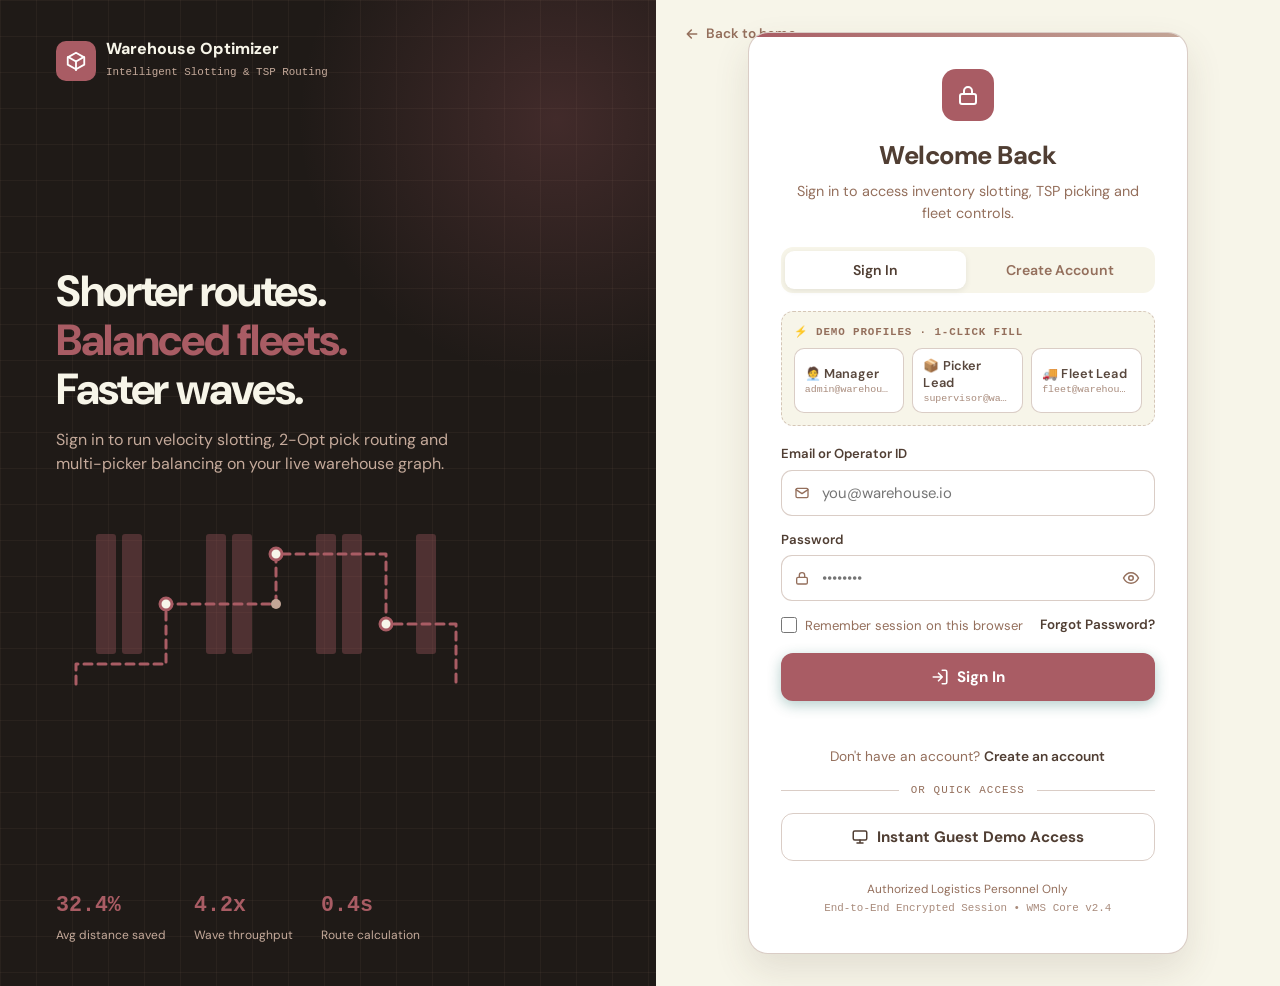
<file: frontend/index.html>
<!DOCTYPE html>
<html lang="en">
<head>
<meta charset="UTF-8">
<meta name="viewport" content="width=device-width, initial-scale=1.0">
<title>Manager Dashboard | Warehouse Optimizer</title>
<link rel="preconnect" href="https://fonts.googleapis.com">
<link rel="preconnect" href="https://fonts.gstatic.com" crossorigin>
<link href="https://fonts.googleapis.com/css2?family=DM+Sans:ital,opsz,wght@0,9..40,100..1000;1,9..40,100..1000&family=JetBrains+Mono:wght@400;500;700&display=swap" rel="stylesheet">
<link rel="stylesheet" href="powerbi.css">
<link rel="stylesheet" href="style.css">
<script src="theme.js"></script>
<script src="auth.js"></script>
<style>
:root {
  --card: #F7F5E9;
  --ring: #A95C64;
  --input: #946F5C;
  --muted: #E9C9BE;
  --accent: #E9C9BE;
  --border: #946F5C;
  --radius: 0px;
  --chart-1: #A95C64;
  --chart-2: #946F5C;
  --chart-3: #C9A188;
  --chart-4: #C3A697;
  --chart-5: #A87D77;
  --popover: #FFFFFF;
  --primary: #A95C64;
  --sidebar: #EBCABF;
  --spacing: 0.25rem;
  --font-mono: Menlo, monospace;
  --font-sans: 'DM Sans', sans-serif;
  --secondary: #C3A697;
  --background: #F7F5E9;
  --font-serif: Georgia, serif;
  --foreground: #503E33;
  --destructive: #1F1C18;
  --shadow-blur: 0px;
  --shadow-color: #503E33;
  --sidebar-ring: #A95C64;
  --shadow-spread: 2px;
  --letter-spacing: 0em;
  --shadow-opacity: 1;
  --sidebar-accent: #C9A188;
  --sidebar-border: #A87D77;
  --card-foreground: #503E33;
  --shadow-offset-x: 2px;
  --shadow-offset-y: 2px;
  --sidebar-primary: #A95C64;
  --muted-foreground: #946F5C;
  --accent-foreground: #503E33;
  --popover-foreground: #503E33;
  --primary-foreground: #FFFFFF;
  --sidebar-foreground: #503E33;
  --secondary-foreground: #FFFFFF;
  --destructive-foreground: #FFFFFF;
  --sidebar-accent-foreground: #FFFFFF;
  --sidebar-primary-foreground: #FFFFFF;

  --primary-hover: #904850;
  --bg-main: var(--background);
  --card-bg: #FFFFFF;
  --border-color: rgba(148, 111, 92, 0.35);
  --text-main: var(--foreground);
  --text-secondary: var(--muted-foreground);
  --good: var(--primary);
  --warn: #D98850;
  --bad: var(--destructive);
  --info: var(--secondary);
  --nav-bg: #43332A;
  --soft: rgba(169, 92, 100, 0.10);
  --shadow: 0 4px 16px rgba(80, 62, 51, 0.08);
  --shadow-lg: 0 16px 36px rgba(80, 62, 51, 0.12);

  /* Profile modal theme mappings */
  --pbi-tile-bg: var(--card-bg);
  --pbi-border: var(--border-color);
  --pbi-border-highlight: var(--primary);
  --pbi-text-header: var(--text-main);
  --pbi-text-dim: var(--text-secondary);
  --pbi-header-ribbon: var(--card-bg);
  --pbi-tile-hover: var(--soft);
}

.dark, [data-theme="dark"] {
  --card: #3C332E;
  --ring: #C9A188;
  --input: #503E33;
  --muted: #503E33;
  --accent: #C3A697;
  --border: #503E33;
  --radius: 0px;
  --chart-1: #C9A188;
  --chart-2: #C3A697;
  --chart-3: #A95C64;
  --chart-4: #946F5C;
  --chart-5: #A87D77;
  --popover: #3C332E;
  --primary: #C9A188;
  --sidebar: #1F1A17;
  --spacing: 0.25rem;
  --font-mono: Menlo, monospace;
  --font-sans: 'DM Sans', sans-serif;
  --secondary: #946F5C;
  --background: #2B2421;
  --font-serif: Georgia, serif;
  --foreground: #F7F5E9;
  --destructive: #E57373;
  --shadow-blur: 0px;
  --shadow-color: #503E33;
  --sidebar-ring: #C9A188;
  --shadow-spread: 2px;
  --letter-spacing: 0em;
  --shadow-opacity: 1;
  --sidebar-accent: #C3A697;
  --sidebar-border: #503E33;
  --card-foreground: #F7F5E9;
  --shadow-offset-x: 2px;
  --shadow-offset-y: 2px;
  --sidebar-primary: #C9A188;
  --muted-foreground: #C5AA9B;
  --accent-foreground: #2B2421;
  --popover-foreground: #F7F5E9;
  --primary-foreground: #2B2421;
  --sidebar-foreground: #F7F5E9;
  --secondary-foreground: #F7F5E9;
  --destructive-foreground: #2B2421;
  --sidebar-accent-foreground: #1F1A17;
  --sidebar-primary-foreground: #1F1A17;

  --primary-hover: #DEB8A0;
  --bg-main: var(--background);
  --card-bg: var(--card);
  --border-color: var(--border);
  --text-main: var(--foreground);
  --text-secondary: var(--muted-foreground);
  --nav-bg: var(--sidebar);
  --soft: rgba(201, 161, 136, 0.14);
  --good: var(--primary);
  --warn: #E09A5A;
  --bad: var(--destructive);
  --info: var(--accent);
  --shadow: 0 8px 24px rgba(0, 0, 0, 0.5);
  --shadow-lg: 0 18px 40px rgba(0, 0, 0, 0.7);
}

* { box-sizing: border-box; margin: 0; padding: 0; }
body { font-family: var(--font-sans); background: var(--bg-main); color: var(--text-main); line-height: 1.5; -webkit-font-smoothing: antialiased; transition: background .3s, color .3s; }
a { color: inherit; text-decoration: none; }
button, select { font-family: inherit; }
svg { display: block; }
.wrap { width: min(1280px, 100% - 40px); margin-inline: auto; }

main { padding: 28px 0 56px; display: grid; gap: 20px; }
.card { background: var(--card-bg); border: 1px solid var(--border-color); border-radius: 16px; box-shadow: var(--shadow); }
.pad { padding: 22px 24px; }

/* Welcome */
.welcome { display: flex; align-items: center; justify-content: space-between; gap: 16px; flex-wrap: wrap; }
.w-left { display: flex; align-items: center; gap: 14px; cursor: pointer; }
.w-avatar { width: 48px; height: 48px; border-radius: 12px; background: var(--soft); display: grid; place-items: center; font-weight: 700; color: var(--primary-hover); }
[data-theme="dark"] .w-avatar { color: var(--accent); }
.w-left h1 { font-size: 1.1rem; font-weight: 700; display: flex; gap: 10px; align-items: center; flex-wrap: wrap; }
.pill { font-family: var(--font-mono); font-size: .66rem; font-weight: 700; letter-spacing: .06em; padding: 3px 10px; border-radius: 999px; background: var(--primary); color: #fff; }
.w-left p { font-size: .85rem; color: var(--text-secondary); }
.access { font-size: .78rem; color: var(--text-secondary); display: flex; align-items: center; gap: 6px; font-family: var(--font-mono); }
.dot { width: 8px; height: 8px; border-radius: 50%; background: var(--good); box-shadow: 0 0 0 3px rgba(94,122,82,.25); animation: blink 2s infinite; }
@keyframes blink { 50% { opacity: .45; } }

/* Header */
.head h2 { font-size: 1.45rem; font-weight: 800; letter-spacing: -.02em; }
.head .meta { display: flex; gap: 14px; flex-wrap: wrap; font-size: .8rem; color: var(--text-secondary); margin-top: 4px; font-family: var(--font-mono); }
.actions { display: flex; gap: 10px; flex-wrap: wrap; margin-top: 16px; }
.btn { display: inline-flex; align-items: center; gap: 8px; padding: 10px 16px; border-radius: 10px; font-size: .86rem; font-weight: 600; border: 1.5px solid var(--border-color); background: var(--card-bg); color: var(--text-main); cursor: pointer; transition: transform .2s, box-shadow .2s, background .2s, border-color .2s; }
.btn:hover { transform: translateY(-3px); box-shadow: var(--shadow); border-color: var(--accent); }
.btn.primary { background: var(--primary); color: #fff; border-color: var(--primary); }
.btn.primary:hover { background: var(--primary-hover); }
.btn:focus-visible, .seg button:focus-visible, select:focus-visible, .nav a:focus-visible { outline: 2px solid var(--primary); outline-offset: 2px; }
.spin { animation: spin .8s linear; } @keyframes spin { to { transform: rotate(360deg); } }

/* Filters */
.filters { display: flex; align-items: center; gap: 18px 26px; flex-wrap: wrap; padding: 14px 20px; }
.f { display: flex; align-items: center; gap: 10px; }
.f > label { font-family: var(--font-mono); font-size: .68rem; letter-spacing: .08em; text-transform: uppercase; color: var(--text-secondary); font-weight: 700; }
.seg { display: inline-flex; padding: 3px; gap: 2px; background: var(--bg-main); border-radius: 10px; }
.seg button { border: 0; background: transparent; padding: 7px 14px; border-radius: 8px; font-size: .82rem; font-weight: 600; color: var(--text-secondary); cursor: pointer; transition: all .2s; }
.seg button[aria-pressed="true"] { background: var(--card-bg); color: var(--text-main); box-shadow: 0 2px 6px rgba(0,0,0,.1); }
select { padding: 9px 12px; border-radius: 10px; border: 1.5px solid var(--border-color); background: var(--card-bg); color: var(--text-main); font-size: .84rem; font-weight: 600; cursor: pointer; }
.spacer { flex: 1; }

/* Quick actions */
.quick { display: grid; grid-template-columns: repeat(3, 1fr); gap: 16px; }
.qa { display: flex; align-items: center; justify-content: space-between; gap: 14px; padding: 20px 22px; transition: transform .25s, box-shadow .25s, border-color .25s; }
.qa:hover { transform: translateY(-3px); box-shadow: var(--shadow-lg); border-color: var(--accent); }
.qa h3 { font-size: 1rem; font-weight: 700; } .qa p { font-size: .82rem; color: var(--text-secondary); }
.qa .ico { width: 44px; height: 44px; border-radius: 12px; background: var(--soft); color: var(--primary-hover); display: grid; place-items: center; flex-shrink: 0; }
[data-theme="dark"] .qa .ico { color: var(--accent); }

/* KPIs */
.kpis { display: grid; grid-template-columns: repeat(4, 1fr); gap: 16px; }
.kpi { padding: 20px 22px; border-left: 4px solid var(--c); transition: transform .25s, box-shadow .25s; }
.kpi:hover { transform: translateY(-3px); box-shadow: var(--shadow-lg); }
.kpi .lab { font-family: var(--font-mono); font-size: .7rem; letter-spacing: .08em; text-transform: uppercase; color: var(--text-secondary); font-weight: 700; }
.kpi .val { display: flex; align-items: baseline; gap: 10px; margin: 8px 0 12px; flex-wrap: wrap; }
.kpi .val b { font-family: var(--font-mono); font-size: 2.1rem; color: var(--c); line-height: 1; }
.tag { font-size: .7rem; font-weight: 700; padding: 3px 9px; border-radius: 999px; background: color-mix(in srgb, var(--c) 16%, transparent); color: var(--c); }
.kpi .foot { display: flex; justify-content: space-between; align-items: flex-end; gap: 10px; border-top: 1px solid var(--border-color); padding-top: 10px; font-size: .78rem; color: var(--text-secondary); }
.kpi svg { flex-shrink: 0; }

/* Charts */
.grid2 { display: grid; grid-template-columns: 1.7fr 1fr; gap: 16px; }
.grid3 { display: grid; grid-template-columns: 1fr 1fr; gap: 16px; }
.ch h3 { font-size: 1.02rem; font-weight: 700; } .ch .sub { font-size: .8rem; color: var(--text-secondary); margin: 2px 0 12px; padding-bottom: 12px; border-bottom: 1px solid var(--border-color); }
.legend { display: flex; gap: 16px; flex-wrap: wrap; font-size: .78rem; color: var(--text-secondary); margin-bottom: 8px; }
.legend i { display: inline-block; width: 10px; height: 10px; border-radius: 3px; margin-right: 6px; background: var(--c); }
.chart { width: 100%; height: auto; }
.chart text { font-family: var(--font-mono); font-size: 10px; fill: var(--text-secondary); }
.donut-row { display: flex; align-items: center; gap: 22px; flex-wrap: wrap; justify-content: center; padding-top: 6px; }
.donut-lg { display: grid; gap: 10px; font-size: .84rem; }
.donut-lg div { display: flex; align-items: center; gap: 8px; }
.donut-lg i { width: 10px; height: 10px; border-radius: 3px; background: var(--c); }
.donut-lg span { margin-left: auto; font-family: var(--font-mono); font-weight: 700; color: var(--c); padding-left: 14px; }

/* Fleet */
.picker { display: grid; grid-template-columns: 110px 1fr 56px; align-items: center; gap: 12px; padding: 7px 0; font-size: .84rem; }
.picker .bar { height: 10px; border-radius: 99px; background: var(--bg-main); overflow: hidden; }
.picker .bar i { display: block; height: 100%; border-radius: 99px; background: var(--primary); transition: width .6s ease; }
.picker .bar i.hi { background: var(--warn); }
.picker em { font-style: normal; font-family: var(--font-mono); font-size: .76rem; text-align: right; color: var(--text-secondary); }
.gini { display: flex; justify-content: space-between; margin-top: 12px; padding-top: 12px; border-top: 1px solid var(--border-color); font-size: .82rem; color: var(--text-secondary); }
.gini b { font-family: var(--font-mono); color: var(--good); }

/* Table */
.tbl-wrap { overflow-x: auto; }
table { width: 100%; border-collapse: collapse; font-size: .84rem; min-width: 560px; }
th { text-align: left; font-family: var(--font-mono); font-size: .68rem; letter-spacing: .08em; text-transform: uppercase; color: var(--text-secondary); padding: 8px 10px; border-bottom: 1px solid var(--border-color); }
td { padding: 11px 10px; border-bottom: 1px solid var(--border-color); }
tr:last-child td { border-bottom: 0; }
tbody tr { transition: background .15s; } tbody tr:hover { background: var(--soft); }
.mono { font-family: var(--font-mono); font-size: .78rem; }
.st { font-size: .7rem; font-weight: 700; padding: 3px 9px; border-radius: 999px; background: color-mix(in srgb, var(--c) 16%, transparent); color: var(--c); }
.alert { display: flex; gap: 12px; align-items: flex-start; padding: 10px 0; border-bottom: 1px solid var(--border-color); font-size: .84rem; }
.alert:last-child { border-bottom: 0; }
.alert .bd { width: 8px; height: 8px; border-radius: 50%; background: var(--c); margin-top: 7px; flex-shrink: 0; }
.alert small { display: block; color: var(--text-secondary); font-size: .74rem; }

.toast { position: fixed; bottom: 24px; left: 50%; transform: translate(-50%, 20px); background: var(--nav-bg); color: #fff; padding: 11px 20px; border-radius: 12px; font-size: .85rem; opacity: 0; pointer-events: none; transition: all .3s; z-index: 100; box-shadow: var(--shadow-lg); }
.toast.show { opacity: 1; transform: translate(-50%, 0); }

@media (max-width: 1100px) { .kpis { grid-template-columns: repeat(2, 1fr); } .grid2, .grid3 { grid-template-columns: 1fr; } .user-meta { display: none; } .brand small { display: none; } }
@media (max-width: 768px) { .quick, .kpis { grid-template-columns: 1fr; } .spacer { display: none; } .pad { padding: 18px 16px; } .picker { grid-template-columns: 84px 1fr 48px; } }
@media (prefers-reduced-motion: reduce) { * { animation: none !important; transition: none !important; } }
</style>
</head>
<body>

<header class="topbar">
  <div class="wrap">
    <div class="brand">
      <a href="landing.html" class="brand-icon" title="Landing Page" aria-label="Warehouse Optimizer home">
        <svg width="20" height="20" viewBox="0 0 24 24" fill="none" stroke="currentColor" stroke-width="2" stroke-linecap="round" stroke-linejoin="round"><path d="M21 8l-9-5-9 5v8l9 5 9-5V8z"/><path d="M3.3 7.5L12 12.5l8.7-5"/><path d="M12 22V12.5"/></svg>
      </a>
      <span><strong>Warehouse Optimizer</strong><small>INTELLIGENT SLOTTING &amp; TSP ROUTING</small></span>
    </div>
    <nav class="nav" aria-label="Manager navigation">
      <a href="index.html" class="active">Dashboard</a>
      <a href="products.html">Products</a>
      <a href="layout.html">Layout Optimizer</a>
      <a href="graph.html">Floorplan &amp; 3D Twin</a>
      <a href="order-picking.html">Order Picking</a>
      <a href="waves.html">Wave Picking</a>
      <a href="fleet.html">Fleet Balancing</a>
    </nav>
    <div class="user">
      <span class="avatar" id="avatar" title="Manager Profile &amp; Settings">AM</span>
      <span class="user-meta" id="userMeta" title="Manager Profile &amp; Settings"><b id="uname">Alex Morgan</b><span>Operations Manager</span></span>
      <button class="ib" id="logout" aria-label="Sign out" title="Sign out"><svg width="16" height="16" viewBox="0 0 24 24" fill="none" stroke="currentColor" stroke-width="2" stroke-linecap="round" stroke-linejoin="round"><path d="M9 21H5a2 2 0 01-2-2V5a2 2 0 012-2h4M16 17l5-5-5-5M21 12H9"/></svg></button>
      <button class="ib" id="theme" aria-label="Toggle theme"><svg width="16" height="16" viewBox="0 0 24 24" fill="none" stroke="currentColor" stroke-width="2" stroke-linecap="round" stroke-linejoin="round"><path d="M21 12.8A9 9 0 1111.2 3a7 7 0 009.8 9.8z"/></svg></button>
    </div>
  </div>
</header>

<main class="wrap">
  <section class="card pad welcome">
    <div class="w-left" id="welcomeIdentity" title="Open Profile &amp; Settings">
      <div class="w-avatar" id="wAvatar">AM</div>
      <div>
        <h1>Welcome, <span id="wname">Alex Morgan</span> <span class="pill" id="wpill">MANAGER</span></h1>
        <p id="wdesc">Executive mission control for slotting, routing and fleet performance.</p>
      </div>
    </div>
    <div style="display: flex; align-items: center; gap: 12px; margin-left: auto; flex-wrap: wrap;">
      <div class="access" id="waccess"><span class="dot"></span> Manager access · full audit logging on</div>
      <div class="role-tab-group" role="tablist" aria-label="Dashboard role views">
        <button type="button" class="role-tab-btn active" data-role="manager" onclick="switchDashboardRole('manager')">
          👔 Manager
        </button>
        <button type="button" class="role-tab-btn" data-role="supervisor" onclick="switchDashboardRole('supervisor')">
          📦 Order Picker
        </button>
        <button type="button" class="role-tab-btn" data-role="fleet" onclick="switchDashboardRole('fleet')">
          🚛 Fleet Picker
        </button>
      </div>
    </div>
  </section>

  <!-- ================================================================= -->
  <!-- 1. OPERATIONS MANAGER DASHBOARD VIEW                              -->
  <!-- ================================================================= -->
  <div id="view-manager" class="role-dashboard-view">
    <section class="card pad head">
      <h2>Operations Management Executive Dashboard</h2>
      <div class="meta"><span>● Live sync</span><span>Model: Warehouse_Slotting_Core</span><span id="refreshed">Refreshed just now</span></div>
      <div class="actions">
        <button class="btn" id="viewEarnings"><svg width="16" height="16" viewBox="0 0 24 24" fill="none" stroke="currentColor" stroke-width="2" stroke-linecap="round" stroke-linejoin="round"><path d="M12 2v20M17 6H9.5a3 3 0 000 6h5a3 3 0 010 6H6"/></svg>View Earnings &amp; Bonus</button>
        <button class="btn" id="simulate"><svg width="16" height="16" viewBox="0 0 24 24" fill="none" stroke="currentColor" stroke-width="2" stroke-linecap="round" stroke-linejoin="round"><path d="M13 2L3 14h8l-1 8 10-12h-8l1-8z"/></svg>Simulate Order</button>
        <button class="btn" id="refresh"><svg id="refIcon" width="16" height="16" viewBox="0 0 24 24" fill="none" stroke="currentColor" stroke-width="2" stroke-linecap="round" stroke-linejoin="round"><path d="M21 12a9 9 0 11-3-6.7L21 8M21 3v5h-5"/></svg>Refresh Data</button>
        <button class="btn primary" id="export"><svg width="16" height="16" viewBox="0 0 24 24" fill="none" stroke="currentColor" stroke-width="2" stroke-linecap="round" stroke-linejoin="round"><path d="M12 3v12M7 10l5 5 5-5M4 21h16"/></svg>Export .CSV</button>
      </div>
    </section>

    <section class="card filters" aria-label="Filters">
      <div class="f"><label>Time slicer</label>
        <div class="seg" id="timeSeg">
          <button data-v="today" aria-pressed="false">Today</button>
          <button data-v="7d" aria-pressed="true">Last 7 Days</button>
          <button data-v="mtd" aria-pressed="false">MTD</button>
          <button data-v="qtd" aria-pressed="false">QTD</button>
        </div>
      </div>
      <span class="spacer"></span>
      <div class="f"><label for="corr">Corridor</label>
        <select id="corr"><option value="all">All Corridors (A, B, C, D + Hub)</option><option value="A">Corridor A</option><option value="B">Corridor B</option><option value="C">Corridor C</option><option value="D">Corridor D</option></select>
      </div>
      <div class="f"><label for="eng">Routing engine</label>
        <select id="eng"><option value="all">All Routing Engines</option><option value="2opt">2-Opt TSP</option><option value="nn">Nearest Neighbour</option><option value="sshape">S-Shape</option></select>
      </div>
    </section>

    <section class="quick">
      <a class="card qa" href="layout.html"><div><h3>Run Slotting Optimizer</h3><p>Move fast-selling items closer to packing</p></div><span class="ico"><svg width="22" height="22" viewBox="0 0 24 24" fill="none" stroke="currentColor" stroke-width="2" stroke-linecap="round" stroke-linejoin="round"><path d="M4.5 16.5c-1.5 1.3-2 5-2 5s3.7-.5 5-2c.7-.8.7-2.100-.1-2.900a2.200 2.200 0 00-2.900-.1zM12 15l-3-3a22 22 0 012-3.900A12.900 12.900 0 0122 2c0 2.700-.8 7.500-6 11a22 22 0 01-4 2z"/></svg></span></a>
      <a class="card qa" href="graph.html"><div><h3>Facility Graph Floorplan</h3><p>Inspect 24 storage shelves + 1 packing dock</p></div><span class="ico"><svg width="22" height="22" viewBox="0 0 24 24" fill="none" stroke="currentColor" stroke-width="2" stroke-linecap="round" stroke-linejoin="round"><circle cx="5" cy="6" r="2.500"/><circle cx="19" cy="6" r="2.500"/><circle cx="12" cy="18" r="2.500"/><path d="M7.500 6h9M6.500 8l4 8M17.500 8l-4 8"/></svg></span></a>
      <a class="card qa" href="products.html"><div><h3>Inventory Catalog &amp; Stock</h3><p>Manage 60 SKUs &amp; restocking levels</p></div><span class="ico"><svg width="22" height="22" viewBox="0 0 24 24" fill="none" stroke="currentColor" stroke-width="2" stroke-linecap="round" stroke-linejoin="round"><path d="M21 8l-9-5-9 5v8l9 5 9-5V8z"/><path d="M3.300 7.500L12 12.500l8.700-5M12 22V12.500"/></svg></span></a>
    </section>

    <section class="kpis" id="kpis"></section>

    <section class="grid2">
      <article class="card pad ch">
        <h3>Tour Distance: Baseline vs Optimized</h3>
        <p class="sub">Bars show tour length in meters; the line shows % walking distance saved.</p>
        <div class="legend"><span style="--c:#8B8D86"><i></i>Baseline (m)</span><span style="--c:var(--good)"><i></i>Optimized (m)</span><span style="--c:var(--warn)"><i></i>Reduction %</span></div>
        <svg class="chart" id="barChart" viewBox="0 0 640 300" role="img" aria-label="Baseline versus optimized tour distance"></svg>
      </article>
      <article class="card pad ch">
        <h3>SKU Velocity Allocation (Pareto 80/20)</h3>
        <p class="sub">Proximity to packing hub, partitioned by velocity tier.</p>
        <div class="donut-row">
          <svg width="190" height="190" viewBox="0 0 190 190" id="donut" role="img" aria-label="SKU tier split"></svg>
          <div class="donut-lg" id="donutLg"></div>
        </div>
      </article>
    </section>

    <section class="grid3">
      <article class="card pad ch">
        <h3>Fleet Workload Balance</h3>
        <p class="sub">Assigned pick time per picker for the selected window.</p>
        <div id="fleet"></div>
        <div class="gini"><span>Gini workload index</span><b id="gini">0.14</b></div>
      </article>
      <article class="card pad ch">
        <h3>Inventory &amp; Slotting Alerts</h3>
        <p class="sub">Items that need manager attention.</p>
        <div id="alerts"></div>
      </article>
    </section>

    <section class="card pad ch">
      <h3>Recent Activity &amp; Audit Trail</h3>
      <p class="sub">Latest optimization runs and configuration changes.</p>
      <div class="tbl-wrap"><table>
        <thead><tr><th>Time</th><th>User</th><th>Action</th><th>Result</th><th>Status</th></tr></thead>
        <tbody id="audit"></tbody>
      </table></div>
    </section>
  </div>

  <!-- ================================================================= -->
  <!-- 2. PICKER LEAD / FLOOR SUPERVISOR DASHBOARD VIEW                  -->
  <!-- ================================================================= -->
  <div id="view-supervisor" class="role-dashboard-view" style="display: none;">
    <section class="card pad head" style="margin-bottom: 1.25rem;">
      <div style="display: flex; justify-content: space-between; align-items: center; flex-wrap: wrap; gap: 1rem;">
        <div>
          <h2>Floor Picking Operations Dashboard</h2>
          <div class="meta"><span>● Live Queue</span><span>Worker: Assigned Orders</span><span>Active Shift</span></div>
        </div>
        <div class="actions">
          <a href="order-picking.html" class="btn primary"><svg width="16" height="16" viewBox="0 0 24 24" fill="none" stroke="currentColor" stroke-width="2" stroke-linecap="round" stroke-linejoin="round"><polygon points="5 3 19 12 5 21 5 3"></polygon></svg>Order Picking Route Optimizer</a>
          <button class="btn" id="btn-refresh-sup" onclick="loadSupervisorDashboard()"><svg width="16" height="16" viewBox="0 0 24 24" fill="none" stroke="currentColor" stroke-width="2" stroke-linecap="round" stroke-linejoin="round"><path d="M21 12a9 9 0 11-3-6.7L21 8M21 3v5h-5"></path></svg>Refresh Queue</button>
        </div>
      </div>
    </section>

    <!-- Corridor Incident & Safety Control Widget -->
    <div class="card" id="corridor-status-widget" style="margin-bottom: 1.25rem; padding: 1rem 1.25rem;">
      <!-- Dynamically rendered by renderCorridorIncidentStatus -->
    </div>

    <!-- Quick Links for Order Pickers -->
    <section class="quick" style="margin-bottom: 1.25rem;">
      <a class="card qa" href="order-picking.html"><div><h3>TSP Route Optimizer</h3><p>Compute shortest Dijkstra &amp; TSP tours</p></div><span class="ico"><svg width="22" height="22" viewBox="0 0 24 24" fill="none" stroke="currentColor" stroke-width="2" stroke-linecap="round" stroke-linejoin="round"><polygon points="5 3 19 12 5 21 5 3"></polygon></svg></span></a>
      <a class="card qa" href="waves.html"><div><h3>Wave Picking Consolidation</h3><p>Batch multi-order carts for minimal travel</p></div><span class="ico"><svg width="22" height="22" viewBox="0 0 24 24" fill="none" stroke="currentColor" stroke-width="2" stroke-linecap="round" stroke-linejoin="round"><path d="M2 12h20M2 6h20M2 18h20"></path></svg></span></a>
      <a class="card qa" href="graph.html"><div><h3>Warehouse Floorplan Map</h3><p>Live shelf locations and aisle corridors</p></div><span class="ico"><svg width="22" height="22" viewBox="0 0 24 24" fill="none" stroke="currentColor" stroke-width="2" stroke-linecap="round" stroke-linejoin="round"><circle cx="5" cy="6" r="2.5"/><circle cx="19" cy="6" r="2.5"/><circle cx="12" cy="18" r="2.5"/><path d="M7.5 6h9M6.5 8l4 8M17.5 8l-4 8"/></svg></span></a>
      <a class="card qa" href="products.html"><div><h3>Product Catalog &amp; Shelves</h3><p>Locate assigned bay slots &amp; item SKUs</p></div><span class="ico"><svg width="22" height="22" viewBox="0 0 24 24" fill="none" stroke="currentColor" stroke-width="2" stroke-linecap="round" stroke-linejoin="round"><path d="M21 8l-9-5-9 5v8l9 5 9-5V8z"/><path d="M3.3 7.5L12 12.5l8.7-5"/><path d="M12 22V12.5"/></svg></span></a>
    </section>

    <!-- Floor Operations KPI Ribbon -->
    <div class="stats-grid" style="display: grid; grid-template-columns: repeat(auto-fit, minmax(200px, 1fr)); gap: 1rem; margin-bottom: 1.25rem;">
      <div class="stat-card warning" style="background: var(--card-bg); border: 1px solid var(--border-color); border-radius: 12px; padding: 1.25rem;">
        <div class="stat-label" style="display: flex; justify-content: space-between; font-size: 0.8rem; color: var(--text-secondary); margin-bottom: 0.35rem;">
          <span>Pending Pick Queue</span><span>⏳</span>
        </div>
        <div class="stat-value" id="sup-stat-pending" style="font-size: 1.75rem; font-weight: 800; color: var(--warn);">--</div>
        <div class="stat-desc" style="font-size: 0.74rem; color: var(--text-secondary);">Orders waiting for route assignment</div>
      </div>

      <div class="stat-card highlight" style="background: var(--card-bg); border: 1px solid var(--border-color); border-radius: 12px; padding: 1.25rem;">
        <div class="stat-label" style="display: flex; justify-content: space-between; font-size: 0.8rem; color: var(--text-secondary); margin-bottom: 0.35rem;">
          <span>In-Progress Tours</span><span>⚡</span>
        </div>
        <div class="stat-value" id="sup-stat-picking" style="font-size: 1.75rem; font-weight: 800; color: var(--info);">--</div>
        <div class="stat-desc" style="font-size: 0.74rem; color: var(--text-secondary);">Active picking runs on floor</div>
      </div>

      <div class="stat-card success" style="background: var(--card-bg); border: 1px solid var(--border-color); border-radius: 12px; padding: 1.25rem;">
        <div class="stat-label" style="display: flex; justify-content: space-between; font-size: 0.8rem; color: var(--text-secondary); margin-bottom: 0.35rem;">
          <span>Completed Orders</span><span>✓</span>
        </div>
        <div class="stat-value" id="sup-stat-completed" style="font-size: 1.75rem; font-weight: 800; color: var(--good);">--</div>
        <div class="stat-desc" style="font-size: 0.74rem; color: var(--text-secondary);">Dispatched to packing dock</div>
      </div>

      <div class="stat-card danger" style="background: var(--card-bg); border: 1px solid var(--border-color); border-radius: 12px; padding: 1.25rem;">
        <div class="stat-label" style="display: flex; justify-content: space-between; font-size: 0.8rem; color: var(--text-secondary); margin-bottom: 0.35rem;">
          <span>Blocked Corridors</span><span>🚧</span>
        </div>
        <div class="stat-value" id="sup-stat-blocked" style="font-size: 1.75rem; font-weight: 800; color: var(--bad);">0</div>
        <div class="stat-desc" style="font-size: 0.74rem; color: var(--text-secondary);">Active floor incident detours</div>
      </div>
    </div>

    <!-- Main Floor Operations Grid -->
    <div style="display: grid; grid-template-columns: 2.2fr 1fr; gap: 1.25rem; align-items: start; margin-bottom: 1.5rem;">
      <!-- Live Customer Orders & Pick Dispatch Queue Table -->
      <div class="card pad" style="background: var(--card-bg); border: 1px solid var(--border-color); border-radius: 12px;">
        <div style="display: flex; justify-content: space-between; align-items: center; margin-bottom: 1rem;">
          <h3 style="font-size: 1rem; font-weight: 700; margin: 0;">Live Customer Orders &amp; Pick Dispatch Queue</h3>
          <span class="tag" style="background: rgba(94,122,82,0.18); color: var(--good); font-size: 0.72rem; padding: 3px 8px;">Real-Time</span>
        </div>
        <div class="tbl-wrap" style="overflow-x: auto;">
          <table>
            <thead>
              <tr>
                <th>Order</th>
                <th>Customer</th>
                <th>Items</th>
                <th>Status</th>
                <th>TSP Tour</th>
                <th>Action</th>
              </tr>
            </thead>
            <tbody id="supervisor-queue-body">
              <tr>
                <td colspan="6" style="text-align: center; color: var(--text-secondary); padding: 2rem;">
                  Loading active floor orders...
                </td>
              </tr>
            </tbody>
          </table>
        </div>
      </div>

      <!-- Low Stock Alert Widget -->
      <div class="card pad" style="background: var(--card-bg); border: 1px solid var(--border-color); border-radius: 12px;">
        <div style="display: flex; justify-content: space-between; align-items: center; margin-bottom: 0.5rem;">
          <h3 style="font-size: 1rem; font-weight: 700; margin: 0;">Low Stock Replenishment</h3>
          <span class="tag" style="background: rgba(162,74,62,0.18); color: var(--bad); font-size: 0.72rem; padding: 3px 8px;">Alerts</span>
        </div>
        <p style="font-size: 0.78rem; color: var(--text-secondary); margin-bottom: 0.75rem;">
          Items below threshold (&lt; 20 units) requiring restocking:
        </p>
        <div id="low-stock-list">
          <div style="color: var(--text-secondary); font-size: 0.8rem;">Checking inventory...</div>
        </div>
        <a href="products.html" class="btn" style="margin-top: 1rem; display: block; text-align: center; font-size: 0.82rem;">
          Manage Inventory Restock →
        </a>
      </div>
    </div>
  </div>

  <!-- ================================================================= -->
  <!-- 3. FLEET LEAD / COORDINATOR DASHBOARD VIEW                        -->
  <!-- ================================================================= -->
  <div id="view-fleet" class="role-dashboard-view" style="display: none;">
    <section class="card pad head" style="margin-bottom: 1.25rem;">
      <div style="display: flex; justify-content: space-between; align-items: center; flex-wrap: wrap; gap: 1rem;">
        <div>
          <h2>Fleet Allocation &amp; Wave Balancing Dashboard</h2>
          <div class="meta"><span>● Multi-Picker mTSP</span><span>Order Batching (OBP)</span><span>Live Workload</span></div>
        </div>
        <div class="actions">
          <a href="fleet.html" class="btn primary"><svg width="16" height="16" viewBox="0 0 24 24" fill="none" stroke="currentColor" stroke-width="2" stroke-linecap="round" stroke-linejoin="round"><rect x="1" y="3" width="15" height="13"></rect><polygon points="16 8 20 8 23 11 23 16 16 16 16 8"></polygon><circle cx="5.5" cy="18.5" r="2.5"></circle><circle cx="18.5" cy="18.5" r="2.5"></circle></svg>Fleet Balancing Center</a>
          <button class="btn" id="btn-refresh-fleet" onclick="loadFleetDashboard()"><svg width="16" height="16" viewBox="0 0 24 24" fill="none" stroke="currentColor" stroke-width="2" stroke-linecap="round" stroke-linejoin="round"><path d="M21 12a9 9 0 11-3-6.7L21 8M21 3v5h-5"></path></svg>Re-run Allocations</button>
        </div>
      </div>
    </section>

    <!-- Fleet Tuning Controller -->
    <div class="card pad" style="margin-bottom: 1.25rem; border: 1px solid var(--border-color); border-radius: 12px;">
      <div style="display: flex; align-items: center; justify-content: space-between; flex-wrap: wrap; gap: 1rem;">
        <div style="display: flex; align-items: center; gap: 1.5rem; flex-wrap: wrap;">
          <div>
            <label style="font-size: 0.78rem; font-weight: 600; color: var(--text-secondary); display: block; margin-bottom: 4px;">
              ACTIVE PICKERS (mTSP):
            </label>
            <select id="fleet-worker-select" style="padding: 0.4rem 0.75rem; font-size: 0.85rem; border-radius: 8px; border: 1.5px solid var(--border-color); background: var(--card-bg); color: var(--text-main);" onchange="updateFleetParameters()">
              <option value="2">2 Pickers (Alpha, Bravo)</option>
              <option value="3" selected>3 Pickers (Alpha, Bravo, Charlie)</option>
              <option value="4">4 Pickers (Alpha, Bravo, Charlie, Delta)</option>
              <option value="5">5 Pickers (Alpha to Echo)</option>
            </select>
          </div>
          <div>
            <label style="font-size: 0.78rem; font-weight: 600; color: var(--text-secondary); display: block; margin-bottom: 4px;">
              MAX CART CAPACITY (ITEMS):
            </label>
            <input type="number" id="fleet-cap-input" value="35" min="10" max="100" style="width: 100px; padding: 0.4rem 0.75rem; font-size: 0.85rem; border-radius: 8px; border: 1.5px solid var(--border-color); background: var(--card-bg); color: var(--text-main);" onchange="updateFleetParameters()">
          </div>
        </div>
        <button class="btn primary" onclick="updateFleetParameters()">
          ⚡ Re-Calculate Fleet Waves
        </button>
      </div>
    </div>

    <!-- Quick Links for Fleet -->
    <section class="quick" style="margin-bottom: 1.25rem;">
      <a class="card qa" href="fleet.html"><div><h3>Fleet Balancing View</h3><p>Trolley allocations &amp; picker travel</p></div><span class="ico"><svg width="22" height="22" viewBox="0 0 24 24" fill="none" stroke="currentColor" stroke-width="2" stroke-linecap="round" stroke-linejoin="round"><rect x="1" y="3" width="15" height="13"></rect><polygon points="16 8 20 8 23 11 23 16 16 16 16 8"></polygon><circle cx="5.5" cy="18.5" r="2.5"></circle><circle cx="18.5" cy="18.5" r="2.5"></circle></svg></span></a>
      <a class="card qa" href="waves.html"><div><h3>Wave Picking Manifest</h3><p>Batched cluster routing &amp; dispatch</p></div><span class="ico"><svg width="22" height="22" viewBox="0 0 24 24" fill="none" stroke="currentColor" stroke-width="2" stroke-linecap="round" stroke-linejoin="round"><path d="M2 12h20M2 6h20M2 18h20"></path></svg></span></a>
      <a class="card qa" href="graph.html"><div><h3>Corridor &amp; Floorplan Map</h3><p>Aisle travel paths and dispatch hub</p></div><span class="ico"><svg width="22" height="22" viewBox="0 0 24 24" fill="none" stroke="currentColor" stroke-width="2" stroke-linecap="round" stroke-linejoin="round"><circle cx="5" cy="6" r="2.5"/><circle cx="19" cy="6" r="2.5"/><circle cx="12" cy="18" r="2.5"/><path d="M7.5 6h9M6.5 8l4 8M17.5 8l-4 8"/></svg></span></a>
    </section>

    <!-- Fleet Operations KPI Ribbon -->
    <div class="stats-grid" style="display: grid; grid-template-columns: repeat(auto-fit, minmax(200px, 1fr)); gap: 1rem; margin-bottom: 1.25rem;">
      <div class="stat-card highlight" style="background: var(--card-bg); border: 1px solid var(--border-color); border-radius: 12px; padding: 1.25rem;">
        <div class="stat-label" style="display: flex; justify-content: space-between; font-size: 0.8rem; color: var(--text-secondary); margin-bottom: 0.35rem;">
          <span>Active Worker Fleet</span><span>🚜</span>
        </div>
        <div class="stat-value" id="fleet-stat-workers" style="font-size: 1.75rem; font-weight: 800; color: var(--good);">3</div>
        <div class="stat-desc" style="font-size: 0.74rem; color: var(--text-secondary);">Synchronized pickers on shift</div>
      </div>

      <div class="stat-card violet" style="background: var(--card-bg); border: 1px solid var(--border-color); border-radius: 12px; padding: 1.25rem;">
        <div class="stat-label" style="display: flex; justify-content: space-between; font-size: 0.8rem; color: var(--text-secondary); margin-bottom: 0.35rem;">
          <span>Cart Load Limit</span><span>🛒</span>
        </div>
        <div class="stat-value" id="fleet-stat-capacity" style="font-size: 1.75rem; font-weight: 800; color: var(--info);">35</div>
        <div class="stat-desc" style="font-size: 0.74rem; color: var(--text-secondary);">Max items per picking cart</div>
      </div>

      <div class="stat-card success" style="background: var(--card-bg); border: 1px solid var(--border-color); border-radius: 12px; padding: 1.25rem;">
        <div class="stat-label" style="display: flex; justify-content: space-between; font-size: 0.8rem; color: var(--text-secondary); margin-bottom: 0.35rem;">
          <span>Formed Waves (OBP)</span><span>📦</span>
        </div>
        <div class="stat-value" id="fleet-stat-waves" style="font-size: 1.75rem; font-weight: 800; color: var(--good);">--</div>
        <div class="stat-desc" style="font-size: 0.74rem; color: var(--text-secondary);">Optimized multi-order batches</div>
      </div>

      <div class="stat-card warning" style="background: var(--card-bg); border: 1px solid var(--border-color); border-radius: 12px; padding: 1.25rem;">
        <div class="stat-label" style="display: flex; justify-content: space-between; font-size: 0.8rem; color: var(--text-secondary); margin-bottom: 0.35rem;">
          <span>Makespan Bottleneck</span><span>⏱️</span>
        </div>
        <div class="stat-value" id="fleet-stat-makespan" style="font-size: 1.75rem; font-weight: 800; color: var(--warn);">-- m</div>
        <div class="stat-desc" style="font-size: 0.74rem; color: var(--text-secondary);">Peak worker tour duration</div>
      </div>
    </div>

    <!-- Worker Workload Cards -->
    <div class="card pad" style="background: var(--card-bg); border: 1px solid var(--border-color); border-radius: 12px; margin-bottom: 1.25rem;">
      <div style="display: flex; justify-content: space-between; align-items: center; margin-bottom: 0.5rem;">
        <h3 style="font-size: 1rem; font-weight: 700; margin: 0;">Worker Workload Balance &amp; Travel Equalization</h3>
        <span class="tag" style="background: rgba(94,122,82,0.18); color: var(--good); font-size: 0.72rem; padding: 3px 8px;">mTSP Equalization</span>
      </div>
      <p style="font-size: 0.8rem; color: var(--text-secondary); margin-bottom: 0.75rem;">
        Greedy wave partitioning equalizing walking distance across active pickers:
      </p>
      <div class="worker-card-grid" id="fleet-worker-cards-container">
        <!-- Dynamically populated by renderWorkerCards -->
      </div>
    </div>

    <!-- Wave Batches Table -->
    <div class="card pad" style="background: var(--card-bg); border: 1px solid var(--border-color); border-radius: 12px; margin-bottom: 1.5rem;">
      <div style="display: flex; justify-content: space-between; align-items: center; margin-bottom: 1rem;">
        <h3 style="font-size: 1rem; font-weight: 700; margin: 0;">Order Batching (OBP) Wave Manifest</h3>
        <span class="tag" style="background: rgba(91,124,141,0.18); color: var(--info); font-size: 0.72rem; padding: 3px 8px;">Dispatch Manifest</span>
      </div>
      <div class="tbl-wrap" style="overflow-x: auto;">
        <table>
          <thead>
            <tr>
              <th>Wave ID</th>
              <th>Assigned Picker</th>
              <th>Orders Included</th>
              <th>Total Units</th>
              <th>Shelf Stops</th>
              <th>TSP Route Distance</th>
            </tr>
          </thead>
          <tbody id="fleet-waves-body">
            <!-- Dynamically populated by renderWaveBatchesTable -->
          </tbody>
        </table>
      </div>
    </div>
  </div>
</main>
<div class="toast" id="toast" role="status" aria-live="polite"></div>

<!-- ================================================================= -->
<!-- PROFILE SETTINGS & MANAGER EARNINGS MODAL                         -->
<!-- ================================================================= -->
<div class="profile-modal-backdrop" id="profile-settings-modal" onclick="if(event.target === this) closeProfileSettingsModal()">
  <div class="profile-modal-window">
    
    <!-- Modal Header -->
    <div class="profile-modal-header">
      <div class="profile-modal-user-identity">
        <div class="profile-modal-avatar" id="modal-user-avatar">AM</div>
        <div>
          <div style="display: flex; align-items: center;">
            <span class="profile-modal-name" id="modal-user-name">Alex Morgan</span>
            <span class="profile-modal-role-pill" id="modal-user-role">OPERATIONS MANAGER</span>
          </div>
          <div style="font-size: 0.74rem; color: var(--text-secondary); margin-top: 2px;">
            <span>ID: WMS-MGR-0841</span> • <span>Facility: MegaHub Alpha (SFO-01)</span> • <span>Department: Logistics Operations</span>
          </div>
        </div>
      </div>
      <button type="button" class="profile-modal-close-btn" onclick="closeProfileSettingsModal()" aria-label="Close modal" title="Close">
        ✕
      </button>
    </div>

    <!-- Modal Tabs -->
    <div class="profile-modal-tabs" role="tablist">
      <button type="button" class="profile-tab-btn active" data-tab="earnings" onclick="switchProfileModalTab('earnings')">
        💼 Compensation &amp; Live Earnings
      </button>
      <button type="button" class="profile-tab-btn" data-tab="settings" onclick="switchProfileModalTab('settings')">
        ⚙️ Profile &amp; Notification Settings
      </button>
      <button type="button" class="profile-tab-btn" data-tab="security" onclick="switchProfileModalTab('security')">
        🔒 Security &amp; Credentials
      </button>
    </div>

    <!-- Modal Body -->
    <div class="profile-modal-body">

      <!-- TAB 1: MANAGER COMPENSATION & LIVE EARNINGS -->
      <div id="tab-content-earnings" style="display: block;">
        <div style="margin-bottom: 1.25rem;">
          <div style="display: flex; align-items: center; justify-content: space-between; flex-wrap: wrap; gap: 0.5rem;">
            <div>
              <h3 style="font-size: 1.05rem; font-weight: 700; margin: 0;">
                Manager Compensation &amp; Performance Dividend
              </h3>
              <div style="font-size: 0.76rem; color: var(--text-secondary); margin-top: 2px;">
                Real-time earnings synchronized with warehouse distance reduction and fulfillment ROI
              </div>
            </div>
            <span class="tag" style="background: rgba(94,122,82,0.18); color: var(--good); font-size: 0.75rem; padding: 0.35rem 0.65rem;">
              Tier 1 Multiplier (1.42x)
            </span>
          </div>
        </div>

        <!-- Earnings Summary Scorecard -->
        <div class="earnings-scorecard-grid">
          <div class="earnings-card highlight">
            <div class="earnings-card-label">Current Month Gross (MTD)</div>
            <div class="earnings-card-amount" id="earnings-mtd-gross" style="color: var(--warn);">$10,615.00</div>
            <div style="font-size: 0.72rem; color: var(--warn); margin-top: 4px;">Base Salary + Optimization Bonus</div>
          </div>

          <div class="earnings-card">
            <div class="earnings-card-label">Base Monthly Salary</div>
            <div class="earnings-card-amount" id="earnings-base-salary">$8,750.00</div>
            <div style="font-size: 0.72rem; color: var(--text-secondary); margin-top: 4px;">$105,000 / yr contract</div>
          </div>

          <div class="earnings-card">
            <div class="earnings-card-label">Optimization Bonus (MTD)</div>
            <div class="earnings-card-amount" id="earnings-mtd-bonus" style="color: var(--good);">+$1,865.00</div>
            <div style="font-size: 0.72rem; color: var(--good); margin-top: 4px;">Tied to 39.1% distance saved</div>
          </div>

          <div class="earnings-card">
            <div class="earnings-card-label">Year-to-Date (YTD) Total</div>
            <div class="earnings-card-amount" id="earnings-ytd-total">$94,850.00</div>
            <div style="font-size: 0.72rem; color: var(--text-secondary); margin-top: 4px;">9 pay cycles completed</div>
          </div>
        </div>

        <!-- Incentive Breakdown -->
        <div style="margin-bottom: 1.25rem;">
          <h4 style="font-size: 0.88rem; font-weight: 700; margin-bottom: 0.75rem;">
            Monthly Incentive &amp; Performance Commission Breakdown
          </h4>
          <div class="incentive-breakdown-list">
            <div class="incentive-item">
              <div class="incentive-info">
                <span class="incentive-title">📦 Slotting Walking Distance Reduction Bonus</span>
                <span class="incentive-desc">Earned for surpassing enterprise 20% walking reduction benchmark (Current: 39.1% saved = +19.1% surplus)</span>
              </div>
              <span class="incentive-amount" id="incentive-slotting-amount">+$650.00</span>
            </div>

            <div class="incentive-item">
              <div class="incentive-info">
                <span class="incentive-title">⏱️ Order Dispatch SLA On-Time Fulfillment Multiplier</span>
                <span class="incentive-desc">99.4% orders dispatched within same-shift SLA target (Exceeds 98% tier requirement)</span>
              </div>
              <span class="incentive-amount">+$480.00</span>
            </div>

            <div class="incentive-item">
              <div class="incentive-info">
                <span class="incentive-title">🚜 Multi-Picker Fleet Workload Equalization (mTSP)</span>
                <span class="incentive-desc">Greedy wave balancing maintained picker tour variance under 15% across all shifts</span>
              </div>
              <span class="incentive-amount">+$420.00</span>
            </div>

            <div class="incentive-item">
              <div class="incentive-info">
                <span class="incentive-title">🛡️ Safety &amp; Zero Corridor Incident Compliance</span>
                <span class="incentive-desc">Zero safety violations, clear corridor operations, and instant obstacle rerouting</span>
              </div>
              <span class="incentive-amount">+$315.00</span>
            </div>
          </div>
        </div>

        <!-- Live Bonus Simulator -->
        <div class="earnings-simulator-box" style="background: var(--soft); border: 1px solid var(--border-color); border-radius: 12px; padding: 1rem; margin-bottom: 1.25rem;">
          <div class="simulator-header" style="display: flex; justify-content: space-between; align-items: center; margin-bottom: 0.75rem;">
            <div>
              <strong style="font-size: 0.92rem;">⚡ Live Bonus Simulator</strong>
              <div style="font-size: 0.75rem; color: var(--text-secondary);">Adjust warehouse optimization performance to project next payout:</div>
            </div>
            <div style="text-align: right;">
              <div style="font-size: 0.7rem; color: var(--text-secondary); text-transform: uppercase;">Projected Total Gross</div>
              <div style="font-size: 1.25rem; font-weight: 800; color: var(--warn); font-family: var(--font-mono);" id="sim-projected-gross">$10,615.00</div>
            </div>
          </div>

          <div class="simulator-slider-group" style="margin-bottom: 0.75rem;">
            <div class="simulator-slider-label" style="display: flex; justify-content: space-between; font-size: 0.82rem; margin-bottom: 0.35rem;">
              <span>Warehouse Walking Distance Saved (%)</span>
              <span id="sim-dist-val" style="font-weight: 700; color: var(--good);">39.1% Distance Saved</span>
            </div>
            <input type="range" class="simulator-slider" id="sim-dist-slider" min="15" max="55" step="0.5" value="39.1" oninput="updateBonusSimulator()" style="width: 100%; accent-color: var(--primary);">
          </div>

          <div style="display: flex; align-items: center; justify-content: space-between; font-size: 0.78rem; padding-top: 0.5rem; border-top: 1px solid var(--border-color);">
            <span>Projected Optimization Incentive: <strong id="sim-projected-bonus" style="color: var(--good);">+$1,865.00</strong></span>
            <span style="color: var(--text-secondary);">Tied to WMS Pareto Slotting Algorithms</span>
          </div>
        </div>

        <!-- Payout History -->
        <div>
          <div style="display: flex; align-items: center; justify-content: space-between; margin-bottom: 0.65rem;">
            <h4 style="font-size: 0.88rem; font-weight: 700; margin: 0;">Recent Paystubs &amp; Payout History</h4>
            <span style="font-size: 0.74rem; color: var(--text-secondary);">Next Deposit: Oct 15, 2026 (Chase •••• 4821)</span>
          </div>

          <div class="table-responsive">
            <table class="paystub-table" style="width: 100%; font-size: 0.82rem;">
              <thead>
                <tr>
                  <th>Pay Period</th>
                  <th>Base Salary</th>
                  <th>Bonus</th>
                  <th>Gross Pay</th>
                  <th>Net Deposited</th>
                  <th>Status</th>
                  <th>Receipt</th>
                </tr>
              </thead>
              <tbody>
                <tr>
                  <td><strong>Sep 1 – Sep 30, 2026</strong></td>
                  <td>$8,750.00</td>
                  <td style="color: var(--good);">+$1,865.00</td>
                  <td style="font-weight: 700;">$10,615.00</td>
                  <td>$8,280.00</td>
                  <td><span class="st" style="--c:var(--good)">✓ Paid</span></td>
                  <td><button type="button" class="btn" style="padding: 3px 8px; font-size: 0.72rem;" onclick="downloadPaystub('Sep 2026')">PDF</button></td>
                </tr>
                <tr>
                  <td><strong>Aug 1 – Aug 31, 2026</strong></td>
                  <td>$8,750.00</td>
                  <td style="color: var(--good);">+$1,720.00</td>
                  <td style="font-weight: 700;">$10,470.00</td>
                  <td>$8,166.00</td>
                  <td><span class="st" style="--c:var(--good)">✓ Paid</span></td>
                  <td><button type="button" class="btn" style="padding: 3px 8px; font-size: 0.72rem;" onclick="downloadPaystub('Aug 2026')">PDF</button></td>
                </tr>
              </tbody>
            </table>
          </div>
        </div>
      </div>

      <!-- TAB 2: PROFILE & NOTIFICATION SETTINGS -->
      <div id="tab-content-settings" style="display: none;">
        <form id="profile-settings-form" onsubmit="saveManagerProfileSettings(event)">
          <h4 style="font-size: 0.95rem; font-weight: 700; margin-bottom: 1rem;">
            Personal &amp; Facility Operational Information
          </h4>

          <div class="profile-form-grid" style="display: grid; grid-template-columns: 1fr 1fr; gap: 1rem; margin-bottom: 1.5rem;">
            <div class="profile-field-group">
              <label class="profile-field-label" for="profile-input-name" style="display: block; font-size: 0.78rem; font-weight: 600; margin-bottom: 4px;">Full Name</label>
              <input type="text" id="profile-input-name" class="profile-field-input" value="Alex Morgan" required style="width: 100%; padding: 8px 12px; border-radius: 8px; border: 1.5px solid var(--border-color); background: var(--card-bg); color: var(--text-main);">
            </div>

            <div class="profile-field-group">
              <label class="profile-field-label" for="profile-input-email" style="display: block; font-size: 0.78rem; font-weight: 600; margin-bottom: 4px;">Email Address</label>
              <input type="email" id="profile-input-email" class="profile-field-input" value="admin@warehouse.io" required style="width: 100%; padding: 8px 12px; border-radius: 8px; border: 1.5px solid var(--border-color); background: var(--card-bg); color: var(--text-main);">
            </div>

            <div class="profile-field-group">
              <label class="profile-field-label" for="profile-input-phone" style="display: block; font-size: 0.78rem; font-weight: 600; margin-bottom: 4px;">Phone Number</label>
              <input type="tel" id="profile-input-phone" class="profile-field-input" value="+1 (555) 392-8411" style="width: 100%; padding: 8px 12px; border-radius: 8px; border: 1.5px solid var(--border-color); background: var(--card-bg); color: var(--text-main);">
            </div>

            <div class="profile-field-group">
              <label class="profile-field-label" for="profile-input-facility" style="display: block; font-size: 0.78rem; font-weight: 600; margin-bottom: 4px;">Assigned Distribution Facility</label>
              <input type="text" id="profile-input-facility" class="profile-field-input" value="MegaHub Alpha (SFO-01)" style="width: 100%; padding: 8px 12px; border-radius: 8px; border: 1.5px solid var(--border-color); background: var(--card-bg); color: var(--text-main);">
            </div>

            <div class="profile-field-group" style="grid-column: 1 / -1;">
              <label class="profile-field-label" for="profile-input-shift" style="display: block; font-size: 0.78rem; font-weight: 600; margin-bottom: 4px;">Preferred Operational Shift</label>
              <select id="profile-input-shift" class="profile-field-input" style="width: 100%; padding: 8px 12px; border-radius: 8px; border: 1.5px solid var(--border-color); background: var(--card-bg); color: var(--text-main);">
                <option value="Day Shift (07:00 - 15:30 PST)" selected>Day Shift (07:00 – 15:30 PST) — Core Slotting &amp; Picking</option>
                <option value="Evening Shift (15:30 - 23:30 PST)">Evening Shift (15:30 – 23:30 PST) — Fleet Wave Allocation</option>
                <option value="Night Shift (23:30 - 07:30 PST)">Night Shift (23:30 – 07:30 PST) — Restocking &amp; Heavy Transit</option>
              </select>
            </div>
          </div>

          <div style="display: flex; justify-content: flex-end; gap: 0.75rem;">
            <button type="button" class="btn" onclick="closeProfileSettingsModal()">Cancel</button>
            <button type="submit" class="btn primary">💾 Save Profile Changes</button>
          </div>
        </form>
      </div>

      <!-- TAB 3: SECURITY & ACCESS CREDENTIALS -->
      <div id="tab-content-security" style="display: none;">
        <h4 style="font-size: 0.95rem; font-weight: 700; margin-bottom: 1rem;">
          Security &amp; Password Settings
        </h4>
        <div class="profile-form-grid" style="display: grid; grid-template-columns: 1fr 1fr; gap: 1rem; margin-bottom: 1.5rem;">
          <div class="profile-field-group">
            <label class="profile-field-label" style="display: block; font-size: 0.78rem; font-weight: 600; margin-bottom: 4px;">Current Password</label>
            <input type="password" class="profile-field-input" placeholder="••••••••••••" style="width: 100%; padding: 8px 12px; border-radius: 8px; border: 1.5px solid var(--border-color); background: var(--card-bg); color: var(--text-main);">
          </div>
          <div class="profile-field-group">
            <label class="profile-field-label" style="display: block; font-size: 0.78rem; font-weight: 600; margin-bottom: 4px;">New Password</label>
            <input type="password" class="profile-field-input" placeholder="Min. 8 chars, 1 uppercase, 1 symbol" style="width: 100%; padding: 8px 12px; border-radius: 8px; border: 1.5px solid var(--border-color); background: var(--card-bg); color: var(--text-main);">
          </div>
        </div>
        <div style="display: flex; justify-content: flex-end;">
          <button type="button" class="btn primary" onclick="showToastNotification('✓ Password successfully updated!')">🔒 Update Credentials</button>
        </div>
      </div>
    </div>
  </div>
</div>

<script src="profile-settings.js"></script>
<script src="dashboard.js"></script>
<script>
(function () {
  var $ = function (id) { return document.getElementById(id); };

  /* ---- Auth guard: require any authenticated session ---- */
  try {
    var role = sessionStorage.getItem('wo-role') || localStorage.getItem('wo-role');
    if (!role) {
      var authUserRaw = sessionStorage.getItem('warehouse_auth_user') || localStorage.getItem('warehouse_auth_user');
      if (authUserRaw) {
        try {
          var uObj = JSON.parse(authUserRaw);
          role = uObj.role;
          if (uObj.name && !sessionStorage.getItem('wo-name')) {
            sessionStorage.setItem('wo-name', uObj.name);
          }
        } catch (err) {}
      }
    }
    // Redirect only if completely unauthenticated (no role = no session)
    if (!role) {
      window.location.replace('login.html?redirect=index.html&login_required=1');
      return;
    }
    var nm = sessionStorage.getItem('wo-name') || localStorage.getItem('wo-name');
    if (!nm) {
      var authUserRaw2 = sessionStorage.getItem('warehouse_auth_user') || localStorage.getItem('warehouse_auth_user');
      if (authUserRaw2) {
        try {
          var u2 = JSON.parse(authUserRaw2);
          if (u2.name) nm = u2.name;
        } catch (e2) {}
      }
    }
    if (nm) {
      $('uname').textContent = nm;
      $('wname').textContent = nm;
    }
    // Hide manager-only sections for non-manager roles
    var isManager = /manager|admin/i.test(role);
    document.querySelectorAll('[data-manager-only]').forEach(function(el) {
      el.style.display = isManager ? '' : 'none';
    });
  } catch (e) {}

  var initials = ($('uname').textContent || 'Alex Morgan').split(' ').map(function (s) { return s[0]; }).join('').slice(0, 2).toUpperCase();
  $('avatar').textContent = initials;
  $('wAvatar').textContent = initials;


  /* ---- Live Database Integration ---- */
  var TOURS = {
    today: [['08:00',120,78],['10:00',138,84],['12:00',104,71],['14:00',150,92],['16:00',126,80]],
    '7d':  [['Mon',142,92],['Tue',156,96],['Wed',128,84],['Thu',134,88],['Fri',150,94],['Sat',112,76],['Sun',98,70]],
    mtd:   [['W1',152,98],['W2',148,94],['W3',160,99],['W4',144,90]],
    qtd:   [['Jul',150,100],['Aug',156,98],['Sep',148,92]]
  };
  var ORDERS = { today: 14, '7d': 96, mtd: 412, qtd: 1180 };
  var CORR = { all: 1, A: .28, B: .26, C: .24, D: .22 };
  var ENG  = { all: 1, '2opt': .94, nn: 1.06, sshape: 1.14 };
  var FLEET = [['P. Sharma',82],['R. Iyer',76],['A. Khan',79],['M. Joshi',73],['S. Patil',81]];
  var TIERS = [['Tier A (Fast)',25,'#5E7A52'],['Tier B (Med)',20,'#5B7C8D'],['Tier C (Bulk)',15,'#B8892F']];
  var liveData = null;

  var state = { time: '7d', corr: 'all', eng: 'all' };
  var cur = { rows: [], kpi: {} };

  function compute() {
    var f = CORR[state.corr] || 1, e = ENG[state.eng] || 1;
    cur.rows = (TOURS[state.time] || TOURS['7d']).map(function (r) {
      var b = Math.round(r[1] * f * 10) / 10 * (state.corr === 'all' ? 1 : 3.4);
      var o = b * (r[2] / r[1]) * e;
      return { l: r[0], b: Math.round(b), o: Math.round(o), p: Math.round((1 - o / b) * 1000) / 10 };
    });
    var sb = 0, so = 0;
    cur.rows.forEach(function (r) { sb += r.b; so += r.o; });
    var ordCount = (liveData && liveData.total_orders) ? liveData.total_orders : Math.max(1, Math.round(ORDERS[state.time] * f));
    var effGain = (liveData && liveData.percent_reduction !== undefined) ? liveData.percent_reduction : Math.round((1 - so / sb) * 1000) / 10;
    var distSaved = (liveData && liveData.total_distance_saved !== undefined) ? liveData.total_distance_saved : Math.round((sb - so) * Math.max(1, ordCount / cur.rows.length / 2));

    cur.kpi = {
      eff: effGain,
      saved: distSaved,
      orders: ordCount,
      shelves: (liveData && liveData.total_shelves) ? liveData.total_shelves : 25,
      products: (liveData && liveData.total_products) ? liveData.total_products : 60,
      units: (liveData && liveData.total_units) ? liveData.total_units : 3000,
      valuation: (liveData && liveData.total_valuation) ? liveData.total_valuation : 45000
    };
  }

  function spark(color, pts) {
    var w = 90, h = 28, max = Math.max.apply(null, pts), min = Math.min.apply(null, pts), d = '';
    pts.forEach(function (v, i) { d += (i ? 'L' : 'M') + (i * w / (pts.length - 1)).toFixed(1) + ' ' + (h - 3 - (v - min) / ((max - min) || 1) * (h - 6)).toFixed(1); });
    return '<svg width="' + w + '" height="' + h + '" viewBox="0 0 ' + w + ' ' + h + '"><path d="' + d + '" fill="none" stroke="' + color + '" stroke-width="2" stroke-linecap="round" stroke-linejoin="round"/></svg>';
  }
  function kpiCard(c, label, val, tag, foot, pts) {
    return '<article class="card kpi" style="--c:' + c + '"><div class="lab">' + label + '</div><div class="val"><b>' + val + '</b><span class="tag">' + tag + '</span></div><div class="foot"><span>' + foot + '</span>' + spark(c, pts) + '</div></article>';
  }
  function renderKpis() {
    var k = cur.kpi, pcts = cur.rows.map(function (r) { return r.p; });
    $('kpis').innerHTML =
      kpiCard('#5E7A52', 'Pick efficiency gain', (k.eff || 0).toFixed(1) + '%', k.eff >= 30 ? '▲ Over target' : '▼ Below target', (k.saved || 0).toLocaleString() + ' meters total saved', pcts.length > 1 ? pcts : [1, 2]) +
      kpiCard('#B8892F', 'Customer orders', (k.orders || 0).toLocaleString(), 'Live DB', 'Active fulfillment portfolio', cur.rows.map(function (r) { return r.b; })) +
      kpiCard('#8A5A9B', 'Storage shelves', String(k.shelves || 25), '100% Active', (k.shelves || 25) + ' storage locations + 1 dock', [5, 5, 6, 5, 6, 6]) +
      kpiCard('#5B7C8D', 'Catalog SKUs', String(k.products || 60), 'Live Master', (k.units || 0).toLocaleString() + ' units ($' + Math.round(k.valuation || 0).toLocaleString() + ')', [3, 4, 4, 5, 6, 7]);
  }

  function renderBars() {
    var W = 640, H = 300, L = 44, R = 36, T = 14, B = 34, rows = cur.rows, n = rows.length;
    var max = Math.ceil(Math.max.apply(null, rows.map(function (r) { return r.b; })) / 20) * 20 || 20;
    var iw = W - L - R, ih = H - T - B, gw = iw / n, bw = Math.min(26, gw * .3), s = '';
    for (var g = 0; g <= 4; g++) {
      var y = T + ih - ih * g / 4;
      s += '<line x1="' + L + '" x2="' + (W - R) + '" y1="' + y + '" y2="' + y + '" stroke="var(--border-color)" stroke-dasharray="3 4"/><text x="' + (L - 6) + '" y="' + (y + 3) + '" text-anchor="end">' + Math.round(max * g / 4) + 'm</text>';
    }
    var pts = '', pmax = Math.max.apply(null, rows.map(function (r) { return r.p; })) || 1;
    rows.forEach(function (r, i) {
      var cx = L + gw * i + gw / 2, hb = ih * r.b / max, ho = ih * r.o / max;
      s += '<rect x="' + (cx - bw - 1) + '" y="' + (T + ih - hb) + '" width="' + bw + '" height="' + hb + '" rx="3" fill="#8B8D86"><title>' + r.l + ' baseline: ' + r.b + ' m</title></rect>';
      s += '<rect x="' + (cx + 1) + '" y="' + (T + ih - ho) + '" width="' + bw + '" height="' + ho + '" rx="3" fill="#5E7A52"><title>' + r.l + ' optimized: ' + r.o + ' m</title></rect>';
      s += '<text x="' + cx + '" y="' + (H - 12) + '" text-anchor="middle">' + r.l + '</text>';
      var py = T + ih - ih * .82 * (r.p / (pmax * 1.1));
      pts += (i ? 'L' : 'M') + cx + ' ' + py;
      rows[i]._x = cx; rows[i]._y = py;
    });
    s += '<path d="' + pts + '" fill="none" stroke="#B8892F" stroke-width="2.5" stroke-linejoin="round"/>';
    rows.forEach(function (r) { s += '<circle cx="' + r._x + '" cy="' + r._y + '" r="4" fill="var(--card-bg)" stroke="#B8892F" stroke-width="2"><title>' + r.l + ': ' + r.p + '% saved</title></circle>'; });
    $('barChart').innerHTML = s;
  }

  function renderDonut() {
    var total = (liveData && liveData.total_products) ? liveData.total_products : 60;
    if (liveData && liveData.sku_tier_counts) {
      TIERS = [
        ['Tier A (Fast)', liveData.sku_tier_counts.A || 12, '#5E7A52'],
        ['Tier B (Med)', liveData.sku_tier_counts.B || 18, '#5B7C8D'],
        ['Tier C (Bulk)', liveData.sku_tier_counts.C || 30, '#B8892F']
      ];
    }
    var r = 70, c = 2 * Math.PI * r, off = 0, s = '<circle cx="95" cy="95" r="' + r + '" fill="none" stroke="var(--bg-main)" stroke-width="26"/>', lg = '';
    TIERS.forEach(function (t) {
      var len = c * t[1] / Math.max(1, total);
      s += '<circle cx="95" cy="95" r="' + r + '" fill="none" stroke="' + t[2] + '" stroke-width="26" stroke-dasharray="' + len + ' ' + (c - len) + '" stroke-dashoffset="' + (-off) + '" transform="rotate(-90 95 95)"><title>' + t[0] + ': ' + t[1] + ' SKUs</title></circle>';
      off += len;
      lg += '<div style="--c:' + t[2] + '"><i></i>' + t[0] + '<span>' + Math.round(t[1] / Math.max(1, total) * 100) + '% (' + t[1] + ')</span></div>';
    });
    s += '<text x="95" y="98" text-anchor="middle" style="font-family:var(--font-mono);font-size:28px;font-weight:700;fill:var(--text-main)">' + total + '</text><text x="95" y="116" text-anchor="middle" style="font-family:var(--font-mono);font-size:9px;fill:var(--text-secondary)">TOTAL SKUS</text>';
    $('donut').innerHTML = s; $('donutLg').innerHTML = lg;
  }

  function renderFleet() {
    var vals = FLEET.map(function (p) { return Math.round(p[1] * (state.eng === 'nn' ? 1.08 : state.eng === 'sshape' ? 1.14 : 1)); });
    var mean = vals.reduce(function (a, b) { return a + b; }, 0) / vals.length, mx = Math.max.apply(null, vals);
    $('fleet').innerHTML = FLEET.map(function (p, i) {
      return '<div class="picker"><span>' + p[0] + '</span><div class="bar"><i class="' + (vals[i] > mean * 1.1 ? 'hi' : '') + '" style="width:' + (vals[i] / (mx * 1.05) * 100) + '%"></i></div><em>' + vals[i] + ' min</em></div>';
    }).join('');
    var sum = 0; for (var i = 0; i < vals.length; i++) for (var j = 0; j < vals.length; j++) sum += Math.abs(vals[i] - vals[j]);
    $('gini').textContent = (sum / (2 * vals.length * vals.length * mean)).toFixed(2);
  }

  function renderDynamicLogs() {
    if (liveData && liveData.active_notifications && liveData.active_notifications.length > 0) {
      $('alerts').innerHTML = liveData.active_notifications.map(function (a) {
        var c = a.severity === 'CRITICAL' ? '#A24A3E' : (a.severity === 'WARNING' ? '#B8892F' : '#5E7A52');
        var tStr = a.created_at ? a.created_at.slice(11, 16) : '';
        return '<div class="alert" style="--c:' + c + '"><span class="bd"></span><div>' + a.title + '<small>' + a.message + (tStr ? ' &bull; ' + tStr : '') + '</small></div></div>';
      }).join('');
    } else {
      var defaultAlerts = [
        ['#5E7A52', 'Facility Online', 'All 24 storage shelves connected'],
        ['#5B7C8D', 'Inventory Synchronized', 'Dynamic Pareto pick velocity active']
      ];
      $('alerts').innerHTML = defaultAlerts.map(function (a) { return '<div class="alert" style="--c:' + a[0] + '"><span class="bd"></span><div>' + a[1] + '<small>' + a[2] + '</small></div></div>'; }).join('');
    }

    if (liveData && liveData.recent_audit && liveData.recent_audit.length > 0) {
      $('audit').innerHTML = liveData.recent_audit.map(function (r) {
        var t = r.created_at ? r.created_at.slice(11, 16) : '--:--';
        var isSuccess = String(r.status).toUpperCase() === 'SUCCESS';
        var c = isSuccess ? '#5E7A52' : '#B8892F';
        return '<tr><td class="mono">' + t + '</td><td>' + (r.email || 'system') + '</td><td>' + r.action + '</td><td>' + (r.details || '') + '</td><td><span class="st" style="--c:' + c + '">' + r.status + '</span></td></tr>';
      }).join('');
    }
  }

  function render() {
    compute();
    renderKpis();
    renderBars();
    renderDonut();
    renderFleet();
    renderDynamicLogs();
  }

  async function fetchLiveDashboard() {
    try {
      var res = await fetch('/api/statistics?time=' + encodeURIComponent(state.time) + '&corr=' + encodeURIComponent(state.corr) + '&eng=' + encodeURIComponent(state.eng));
      if (res.ok) {
        liveData = await res.json();
      }
    } catch (err) {
      console.warn('Live stats fetch fallback to cached/computed values:', err);
    }
    render();
    if (typeof loadManagerDashboard === 'function' && activeDashboardRole === 'manager') {
      try { loadManagerDashboard(); } catch(e) {}
    }
  }

  function toast(msg) {
    var t = $('toast');
    if (!t) return;
    t.textContent = msg;
    t.classList.add('show');
    clearTimeout(toast.t);
    toast.t = setTimeout(function () { t.classList.remove('show'); }, 2500);
  }

  /* ---- Events ---- */
  $('timeSeg').addEventListener('click', function (e) {
    var b = e.target.closest('button'); if (!b) return;
    state.time = b.dataset.v;
    this.querySelectorAll('button').forEach(function (x) { x.setAttribute('aria-pressed', String(x === b)); });
    fetchLiveDashboard();
  });

  $('corr').addEventListener('change', function () { state.corr = this.value; fetchLiveDashboard(); });
  $('eng').addEventListener('change', function () { state.eng = this.value; fetchLiveDashboard(); });

  $('refresh').addEventListener('click', async function () {
    var i = $('refIcon'); i.classList.remove('spin'); void i.getBoundingClientRect(); i.classList.add('spin');
    await fetchLiveDashboard();
    $('refreshed').textContent = 'Refreshed ' + new Date().toLocaleTimeString([], { hour: '2-digit', minute: '2-digit' });
    toast('Live database data refreshed');
  });

  $('simulate').addEventListener('click', async function () {
    var btn = $('simulate');
    btn.disabled = true;
    try {
      var res = await fetch('/api/orders/simulate', { method: 'POST' });
      var data = await res.json();
      if (res.ok) {
        toast('✓ Simulated Order #' + data.order_id + ' created in database');
        await fetchLiveDashboard();
      } else {
        toast('Error: ' + (data.error || 'Simulation failed'));
      }
    } catch (e) {
      toast('Network error during order simulation');
    } finally {
      btn.disabled = false;
    }
  });

  $('export').addEventListener('click', function () {
    window.location.href = '/api/reports/analytics?format=csv';
    toast('Analytics CSV export initiated');
  });

  // View Earnings & Bonus
  var viewEarn = $('viewEarnings');
  if (viewEarn) {
    viewEarn.addEventListener('click', function (e) {
      e.preventDefault();
      if (typeof openProfileSettingsModal === 'function') {
        openProfileSettingsModal('earnings');
      } else {
        toast('Opening Manager Earnings Statement...');
      }
    });
  }

  // Profile Identity clicks
  var userMeta = $('userMeta');
  if (userMeta) {
    userMeta.addEventListener('click', function () {
      if (typeof openProfileSettingsModal === 'function') openProfileSettingsModal('settings');
    });
  }
  var avatarEl = $('avatar');
  if (avatarEl) {
    avatarEl.addEventListener('click', function () {
      if (typeof openProfileSettingsModal === 'function') openProfileSettingsModal('settings');
    });
  }
  var welcomeId = $('welcomeIdentity');
  if (welcomeId) {
    welcomeId.addEventListener('click', function () {
      if (typeof openProfileSettingsModal === 'function') openProfileSettingsModal('earnings');
    });
  }

  window.addEventListener('themechange', function () {
    render();
  });

  // URL hash/query auto-open modal if requested
  if (new URLSearchParams(location.search).get('modal') === 'profile' && typeof openProfileSettingsModal === 'function') {
    setTimeout(function () { openProfileSettingsModal('earnings'); }, 150);
  }

  fetchLiveDashboard();
})();
</script>
</body>
</html>
</file>
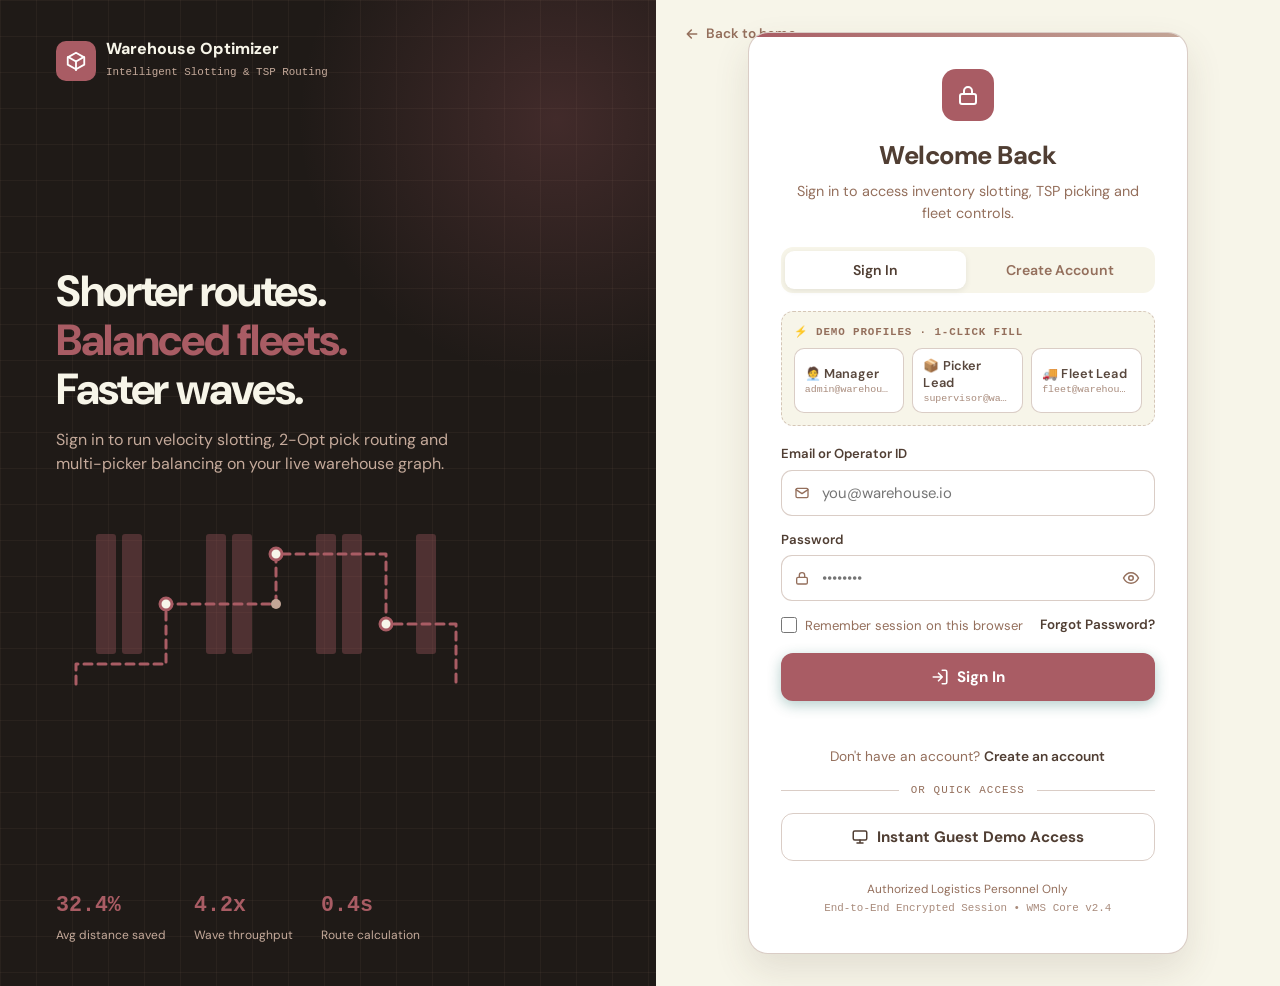
<file: frontend/dashboard.html>
<!DOCTYPE html>
<html>
<head>
<meta charset="UTF-8">
<meta http-equiv="refresh" content="0; url=index.html">
<script>window.location.replace("index.html" + window.location.search);</script>
<title>Manager Dashboard | Warehouse Optimizer</title>
</head>
<body>
<p>Redirecting to <a href="index.html">Manager Dashboard</a>...</p>
</body>
</html>
</file>
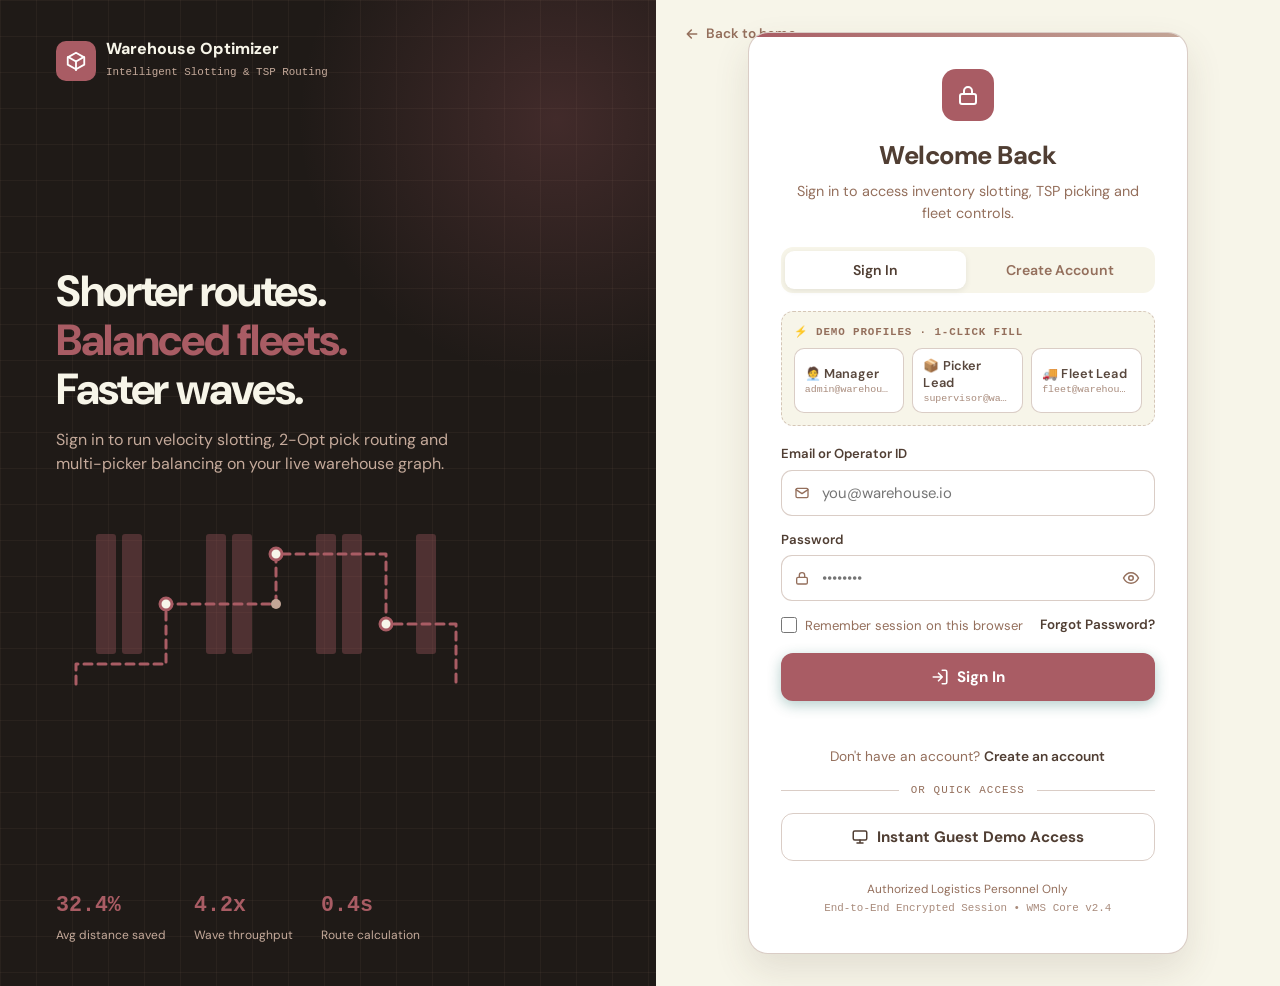
<file: frontend/fleet.html>
<!DOCTYPE html>
<html lang="en">
<head>
  <meta charset="UTF-8">
  <meta name="viewport" content="width=device-width, initial-scale=1.0">
  <meta name="description" content="Intelligent Fleet Balancing & Vehicle Load Optimization. Balance multi-hub vehicle capacities, allocate customer orders, analyze regional fleet demand, and minimize delivery operational costs.">
  <title>Fleet Balancing Center | Warehouse Optimizer</title>
  <link rel="preconnect" href="https://fonts.googleapis.com">
  <link rel="preconnect" href="https://fonts.gstatic.com" crossorigin>
  <link href="https://fonts.googleapis.com/css2?family=DM+Sans:ital,opsz,wght@0,9..40,100..1000;1,9..40,100..1000&family=JetBrains+Mono:wght@400;500;700&display=swap" rel="stylesheet">
  <link rel="stylesheet" href="powerbi.css">
  <link rel="stylesheet" href="style.css">
  <script src="theme.js"></script>
  <script src="auth.js"></script>
  <script src="profile-settings.js"></script>
  <style>
    /* Fleet Center Dedicated Enhancements */
    .fleet-tabs {
      display: flex;
      gap: 0.5rem;
      border-bottom: 1px solid var(--border);
      margin-bottom: 1.5rem;
      flex-wrap: wrap;
    }
    .fleet-tab-btn {
      background: none;
      border: none;
      padding: 0.75rem 1.25rem;
      font-size: 0.88rem;
      font-weight: 700;
      color: var(--text-muted);
      cursor: pointer;
      border-bottom: 2px solid transparent;
      display: flex;
      align-items: center;
      gap: 0.5rem;
      transition: all 0.2s ease;
    }
    .fleet-tab-btn:hover {
      color: var(--text-main);
    }
    .fleet-tab-btn.active {
      color: var(--text-main);
      border-bottom-color: var(--primary);
      background: var(--soft);
      border-radius: 8px 8px 0 0;
    }
    .tab-badge {
      font-size: 0.7rem;
      padding: 0.15rem 0.45rem;
      border-radius: 10px;
      background: var(--border);
      color: var(--text-secondary);
    }
    .fleet-tab-btn.active .tab-badge {
      background: var(--primary);
      color: #FFFFFF;
    }
    .tab-content {
      display: none;
    }
    .tab-content.active {
      display: block;
    }
    /* Utilization Progress Meter */
    .util-track {
      width: 100%;
      height: 9px;
      background: var(--border);
      border-radius: 6px;
      overflow: hidden;
      margin: 0.4rem 0;
    }
    .util-fill {
      height: 100%;
      border-radius: 6px;
      transition: width 0.4s ease;
    }
    .util-optimal {
      background: linear-gradient(90deg, #5E7A52, #729464);
    }
    .util-warn {
      background: linear-gradient(90deg, #B8892F, #D4A345);
    }
    .util-danger {
      background: linear-gradient(90deg, #A24A3E, #C75B4D);
    }
    .util-idle {
      background: #7A7A7E;
    }
    /* Vehicle Cards Grid */
    .vehicle-grid {
      display: grid;
      grid-template-columns: repeat(auto-fill, minmax(320px, 1fr));
      gap: 1.25rem;
    }
    .veh-card {
      background: var(--card-bg);
      border: 1px solid var(--border);
      border-radius: 12px;
      padding: 1.25rem;
      box-shadow: 0 2px 8px rgba(0, 0, 0, 0.04);
      transition: transform 0.2s ease, box-shadow 0.2s ease;
      display: flex;
      flex-direction: column;
      justify-content: space-between;
    }
    .veh-card:hover {
      transform: translateY(-2px);
      box-shadow: 0 6px 18px rgba(0, 0, 0, 0.08);
      border-color: var(--primary);
    }
    /* Recommendation Cards */
    .rec-card {
      background: var(--card-bg);
      border-left: 4px solid #5B7C8D;
      border-top: 1px solid var(--border);
      border-right: 1px solid var(--border);
      border-bottom: 1px solid var(--border);
      border-radius: 0 10px 10px 0;
      padding: 1rem 1.25rem;
      margin-bottom: 0.85rem;
      display: flex;
      justify-content: space-between;
      align-items: center;
      gap: 1rem;
      flex-wrap: wrap;
    }
    /* Toast System */
    #toast-container {
      position: fixed;
      bottom: 1.5rem;
      right: 1.5rem;
      z-index: 9999;
      display: flex;
      flex-direction: column;
      gap: 0.65rem;
      pointer-events: none;
    }
    .toast {
      pointer-events: auto;
      background: var(--card-bg);
      color: var(--text-main);
      border: 1px solid var(--border);
      box-shadow: 0 8px 24px rgba(0, 0, 0, 0.2);
      border-radius: 10px;
      padding: 0.85rem 1.25rem;
      display: flex;
      align-items: center;
      gap: 0.75rem;
      min-width: 300px;
      max-width: 450px;
      font-size: 0.88rem;
      animation: slideInToast 0.3s cubic-bezier(0.16, 1, 0.3, 1);
    }
    @keyframes slideInToast {
      from { transform: translateX(100%); opacity: 0; }
      to { transform: translateX(0); opacity: 1; }
    }
    /* Modal Backdrop */
    .modal-overlay {
      display: none;
      position: fixed;
      inset: 0;
      background: rgba(18, 18, 18, 0.65);
      backdrop-filter: blur(4px);
      z-index: 999;
      align-items: center;
      justify-content: center;
      padding: 1rem;
    }
    .modal-overlay.active {
      display: flex;
    }
    .modal-box {
      background: var(--card-bg);
      border: 1px solid var(--border);
      border-radius: 14px;
      width: 100%;
      max-width: 560px;
      max-height: 90vh;
      overflow-y: auto;
      box-shadow: 0 16px 36px rgba(0, 0, 0, 0.3);
      padding: 1.75rem;
      animation: modalScale 0.2s ease;
    }
    @keyframes modalScale {
      from { transform: scale(0.95); opacity: 0; }
      to { transform: scale(1); opacity: 1; }
    }
    .form-row {
      display: grid;
      grid-template-columns: 1fr 1fr;
      gap: 1rem;
      margin-bottom: 1rem;
    }
    .form-group {
      margin-bottom: 1rem;
    }
    .form-group label {
      display: block;
      font-size: 0.8rem;
      font-weight: 700;
      color: var(--text-secondary);
      margin-bottom: 0.35rem;
    }
    .form-control, .form-select {
      width: 100%;
      background: var(--bg);
      border: 1px solid var(--border);
      border-radius: 8px;
      padding: 0.6rem 0.85rem;
      font-size: 0.9rem;
      color: var(--text-main);
      box-sizing: border-box;
      outline: none;
      transition: border-color 0.2s;
    }
    .form-control:focus, .form-select:focus {
      border-color: var(--primary);
    }
    /* Comparison Strip */
    .comparison-banner {
      background: var(--card-bg);
      border: 1px solid var(--border);
      border-radius: 12px;
      padding: 1.25rem;
      margin-bottom: 1.5rem;
      box-shadow: 0 2px 10px rgba(0,0,0,0.05);
    }
    .comparison-grid {
      display: grid;
      grid-template-columns: repeat(auto-fit, minmax(200px, 1fr));
      gap: 1rem;
      margin-top: 1rem;
    }
    .comp-item {
      background: var(--bg);
      border: 1px solid var(--border);
      border-radius: 8px;
      padding: 0.85rem 1rem;
      text-align: center;
    }
    .comp-label {
      font-size: 0.72rem;
      text-transform: uppercase;
      color: var(--text-muted);
      font-weight: 700;
      margin-bottom: 0.35rem;
    }
    .comp-val {
      font-size: 1.35rem;
      font-weight: 800;
      color: var(--text-main);
    }
    .comp-sub {
      font-size: 0.75rem;
      margin-top: 0.2rem;
    }
  </style>
</head>
<body>

  <!-- Topbar Navigation -->
  <header class="topbar">
    <div class="wrap">
      <div class="brand">
        <a href="landing.html" class="brand-icon" title="Warehouse Optimizer" aria-label="Warehouse Optimizer home">
          <svg width="20" height="20" viewBox="0 0 24 24" fill="none" stroke="currentColor" stroke-width="2" stroke-linecap="round" stroke-linejoin="round">
            <path d="M21 8l-9-5-9 5v8l9 5 9-5V8z"/><path d="M3.3 7.5L12 12.5l8.7-5"/><path d="M12 22V12.5"/>
          </svg>
        </a>
        <span><strong>Warehouse Optimizer</strong><small>INTELLIGENT SLOTTING &amp; FLEET ROUTING</small></span>
      </div>
      <nav class="nav" aria-label="Main navigation">
        <a href="index.html">Dashboard</a>
        <a href="products.html">Products</a>
        <a href="layout.html">Layout Optimizer</a>
        <a href="graph.html">Floorplan &amp; 3D Twin</a>
        <a href="order-picking.html">Order Picking</a>
        <a href="waves.html">Wave Picking</a>
        <a href="fleet.html" class="active">Fleet Balancing</a>
      </nav>
      <div class="user">
        <span class="avatar" id="avatar" title="Manager Profile">AM</span>
        <span class="user-meta" id="userMeta"><b id="uname">Alex Morgan</b><span>Operations Manager</span></span>
        <button class="ib" id="logout" aria-label="Sign out" title="Sign out"><svg width="16" height="16" viewBox="0 0 24 24" fill="none" stroke="currentColor" stroke-width="2" stroke-linecap="round" stroke-linejoin="round"><path d="M9 21H5a2 2 0 01-2-2V5a2 2 0 012-2h4M16 17l5-5-5-5M21 12H9"/></svg></button>
        <button class="ib" id="theme" aria-label="Toggle theme"><svg width="16" height="16" viewBox="0 0 24 24" fill="none" stroke="currentColor" stroke-width="2" stroke-linecap="round" stroke-linejoin="round"><path d="M21 12.8A9 9 0 1111.2 3a7 7 0 009.8 9.8z"/></svg></button>
      </div>
    </div>
  </header>

  <div class="container">
    
    <!-- Executive Command Ribbon -->
    <div class="page-header" style="align-items: flex-start; margin-bottom: 1.25rem;">
      <div>
        <h1 class="page-title" style="display: flex; align-items: center; gap: 0.6rem;">
          <svg width="24" height="24" viewBox="0 0 24 24" fill="none" stroke="currentColor" stroke-width="2" stroke-linecap="round" stroke-linejoin="round">
            <rect x="1" y="3" width="15" height="13"></rect>
            <polygon points="16 8 20 8 23 11 23 16 16 16 16 8"></polygon>
            <circle cx="5.5" cy="18.5" r="2.5"></circle>
            <circle cx="18.5" cy="18.5" r="2.5"></circle>
          </svg>
          Fleet Balancing &amp; Load Optimization Center
        </h1>
        <p class="page-subtitle">Algorithmic bin-packing order distribution, multi-hub fleet balancing, and operational delivery cost minimization</p>
      </div>

      <!-- Action Controls -->
      <div style="display: flex; gap: 0.75rem; align-items: center; flex-wrap: wrap;">
        <div>
          <label for="select-strategy" style="font-size: 0.75rem; font-weight: 700; color: var(--text-muted); display: block; margin-bottom: 0.2rem;">Strategy:</label>
          <select id="select-strategy" class="form-select" style="width: 210px; padding: 0.45rem 0.65rem;">
            <option value="best_fit_zone" selected>Best-Fit + Zone Affinity</option>
            <option value="priority_first">Priority Urgency First</option>
            <option value="greedy_bin">Greedy Bin Packing</option>
          </select>
        </div>

        <div style="display: flex; gap: 0.5rem; align-items: flex-end;">
          <button id="btn-run-balancing" class="btn btn-primary" onclick="runFleetBalancing()" style="height: 38px;">
            <svg id="icon-run-spin" width="16" height="16" viewBox="0 0 24 24" fill="none" stroke="currentColor" stroke-width="2" stroke-linecap="round" stroke-linejoin="round">
              <path d="M21.5 2v6h-6M21.34 15.57a10 10 0 1 1-.57-8.38l5.67-5.67"/>
            </svg>
            <span id="txt-run-balance">Run Fleet Balancing</span>
          </button>

          <button id="btn-apply-changes" class="btn btn-success" onclick="openApplyConfirmationModal()" style="display: none; height: 38px;">
            <svg width="16" height="16" viewBox="0 0 24 24" fill="none" stroke="currentColor" stroke-width="2" stroke-linecap="round" stroke-linejoin="round">
              <polyline points="20 6 9 17 4 12"></polyline>
            </svg>
            Apply Changes
          </button>

          <button id="btn-discard-proposal" class="btn btn-secondary" onclick="discardProposedPlan()" style="display: none; height: 38px;">
            <svg width="15" height="15" viewBox="0 0 24 24" fill="none" stroke="currentColor" stroke-width="2" stroke-linecap="round" stroke-linejoin="round">
              <line x1="18" y1="6" x2="6" y2="18"></line>
              <line x1="6" y1="6" x2="18" y2="18"></line>
            </svg>
            Discard
          </button>
        </div>
      </div>
    </div>

    <!-- Live Executive KPI Cards Grid -->
    <div class="stats-grid" style="grid-template-columns: repeat(auto-fit, minmax(220px, 1fr)); margin-bottom: 1.5rem;">
      <!-- Total & Available Vehicles -->
      <div class="stat-card highlight">
        <div class="stat-label">Delivery Fleet Assets</div>
        <div class="stat-value" id="kpi-total-vehicles">--</div>
        <div class="stat-desc" id="kpi-avail-vehicles">-- Available &bull; -- In Transit</div>
      </div>

      <!-- Fleet Utilization Percentage -->
      <div class="stat-card success">
        <div class="stat-label">Fleet Capacity Utilization</div>
        <div class="stat-value" id="kpi-utilization-pct">0.0%</div>
        <div class="util-track" style="margin: 0.35rem 0;">
          <div id="kpi-util-bar" class="util-fill util-optimal" style="width: 0%;"></div>
        </div>
        <div class="stat-desc" id="kpi-capacity-text">-- kg allocated / -- kg cap</div>
      </div>

      <!-- Order Allocation Status -->
      <div class="stat-card warning">
        <div class="stat-label">Fulfillment Queue</div>
        <div class="stat-value" id="kpi-pending-orders">--</div>
        <div class="stat-desc" id="kpi-assigned-orders">-- Assigned &bull; -- Unassigned</div>
      </div>

      <!-- Fleet Imbalance & Alerts -->
      <div class="stat-card danger" id="card-alerts">
        <div class="stat-label">Fleet Health &amp; Alerts</div>
        <div class="stat-value" id="kpi-imbalance-count" style="color: #B8892F;">0 Alerts</div>
        <div class="stat-desc" id="kpi-alerts-desc">0 Overloaded &bull; 0 Underutilized</div>
      </div>

      <!-- Delivery Cost & Savings -->
      <div class="stat-card violet">
        <div class="stat-label">Operating Cost &amp; Savings</div>
        <div class="stat-value" id="kpi-est-cost">$0.00</div>
        <div class="stat-desc" id="kpi-savings-text" style="color: #5E7A52; font-weight: 700;">Potential Savings: $0.00 (0.0%)</div>
      </div>
    </div>

    <!-- Active Proposed Optimization Banner (Revealed when a proposal is active) -->
    <div id="proposal-banner" class="comparison-banner" style="display: none; border-color: #5B7C8D; border-width: 2px;">
      <div style="display: flex; justify-content: space-between; align-items: center; flex-wrap: wrap; gap: 0.75rem;">
        <div style="display: flex; align-items: center; gap: 0.65rem;">
          <span class="badge" style="background: #5B7C8D; color: #FFFFFF; font-weight: 800; padding: 0.35rem 0.75rem;">PROPOSED OPTIMIZATION READY</span>
          <span style="font-size: 0.85rem; color: var(--text-muted);" id="proposal-meta-text">Run #-- generated just now</span>
        </div>
        <div style="display: flex; gap: 0.6rem;">
          <button class="btn btn-success" style="padding: 0.45rem 1rem; font-size: 0.85rem;" onclick="openApplyConfirmationModal()">
            Confirm &amp; Apply Proposed Assignments
          </button>
          <button class="btn btn-secondary" style="padding: 0.45rem 1rem; font-size: 0.85rem;" onclick="discardProposedPlan()">
            Discard
          </button>
        </div>
      </div>

      <!-- Impact Metrics Comparison Grid -->
      <div class="comparison-grid">
        <div class="comp-item">
          <div class="comp-label">Projected Delivery Cost</div>
          <div class="comp-val" id="comp-cost-after" style="color: #5E7A52;">$0.00</div>
          <div class="comp-sub" id="comp-cost-before" style="color: var(--text-muted); text-decoration: line-through;">Baseline: $0.00</div>
        </div>
        <div class="comp-item">
          <div class="comp-label">Net Projected Savings</div>
          <div class="comp-val" id="comp-savings" style="color: #5E7A52;">$0.00</div>
          <div class="comp-sub" id="comp-savings-pct" style="color: #5E7A52; font-weight: 700;">+0.0% reduction</div>
        </div>
        <div class="comp-item">
          <div class="comp-label">Fleet Transit Distance</div>
          <div class="comp-val" id="comp-dist-after">0.0 km</div>
          <div class="comp-sub" id="comp-dist-saved" style="color: var(--text-muted);">Saved 0.0 km vs fragmented trips</div>
        </div>
        <div class="comp-item">
          <div class="comp-label">Optimized Fleet Utilization</div>
          <div class="comp-val" id="comp-util-after">0.0%</div>
          <div class="comp-sub" id="comp-orders-allocated" style="color: var(--text-muted);">0 / 0 orders allocated</div>
        </div>
      </div>

      <!-- Recommendations Container -->
      <div id="recommendations-container" style="margin-top: 1.25rem;">
        <div style="font-size: 0.85rem; font-weight: 700; color: var(--text-secondary); text-transform: uppercase; margin-bottom: 0.6rem;">
          Actionable Warehouse Fleet Reallocations &amp; Logistics Directives:
        </div>
        <div id="recommendations-list">
          <!-- Dynamic Recommendation Cards injected here -->
        </div>
      </div>
    </div>

    <!-- Visual Charts Row -->
    <div style="display: grid; grid-template-columns: 2fr 1fr; gap: 1.25rem; margin-bottom: 1.5rem;" id="charts-row">
      <!-- Vehicle Load Utilization Distribution Visual -->
      <div class="card" style="margin-bottom: 0;">
        <div style="display: flex; justify-content: space-between; align-items: center; margin-bottom: 1rem;">
          <div class="card-title" style="margin: 0; display: flex; align-items: center; gap: 0.5rem;">
            <svg width="18" height="18" viewBox="0 0 24 24" fill="none" stroke="currentColor" stroke-width="2" stroke-linecap="round" stroke-linejoin="round">
              <line x1="18" y1="20" x2="18" y2="10"></line>
              <line x1="12" y1="20" x2="12" y2="4"></line>
              <line x1="6" y1="20" x2="6" y2="14"></line>
            </svg>
            Active Fleet Capacity Utilization by Vehicle
          </div>
          <span style="font-size: 0.75rem; color: var(--text-muted);">Target: 70% – 95% Balanced</span>
        </div>
        <div id="chart-vehicle-bars" style="min-height: 220px; display: flex; flex-direction: column; gap: 0.85rem; justify-content: center;">
          <div style="text-align: center; color: var(--text-muted); font-size: 0.85rem;">Loading vehicle utilization visual...</div>
        </div>
      </div>

      <!-- Warehouse Hub Demand vs Fleet Capacity Chart -->
      <div class="card" style="margin-bottom: 0;">
        <div style="display: flex; justify-content: space-between; align-items: center; margin-bottom: 1rem;">
          <div class="card-title" style="margin: 0; display: flex; align-items: center; gap: 0.5rem;">
            <svg width="18" height="18" viewBox="0 0 24 24" fill="none" stroke="currentColor" stroke-width="2" stroke-linecap="round" stroke-linejoin="round">
              <path d="M21 16V8a2 2 0 0 0-1-1.73l-7-4a2 2 0 0 0-2 0l-7 4A2 2 0 0 0 3 8v8a2 2 0 0 0 1 1.73l7 4a2 2 0 0 0 2 0l7-4A2 2 0 0 0 21 16z"></path>
            </svg>
            Hub Demand vs Capacity
          </div>
          <span style="font-size: 0.75rem; color: var(--text-muted);">Multi-Warehouse</span>
        </div>
        <div id="chart-hub-demand" style="min-height: 220px; display: flex; flex-direction: column; gap: 1rem; justify-content: center;">
          <div style="text-align: center; color: var(--text-muted); font-size: 0.85rem;">Loading regional demand breakdown...</div>
        </div>
      </div>
    </div>

    <!-- Workspace Tabs Navigation -->
    <div class="fleet-tabs">
      <button class="fleet-tab-btn active" onclick="switchTab('tab-vehicles')">
        <svg width="16" height="16" viewBox="0 0 24 24" fill="none" stroke="currentColor" stroke-width="2" stroke-linecap="round" stroke-linejoin="round">
          <rect x="1" y="3" width="15" height="13"></rect>
          <polygon points="16 8 20 8 23 11 23 16 16 16 16 8"></polygon>
          <circle cx="5.5" cy="18.5" r="2.5"></circle>
          <circle cx="18.5" cy="18.5" r="2.5"></circle>
        </svg>
        Fleet Vehicles Management
        <span class="tab-badge" id="badge-tab-veh">0</span>
      </button>

      <button class="fleet-tab-btn" onclick="switchTab('tab-orders')">
        <svg width="16" height="16" viewBox="0 0 24 24" fill="none" stroke="currentColor" stroke-width="2" stroke-linecap="round" stroke-linejoin="round">
          <path d="M6 2L3 6v14a2 2 0 0 0 2 2h14a2 2 0 0 0 2-2V6l-3-4z"></path>
          <line x1="3" y1="6" x2="21" y2="6"></line>
          <path d="M16 10a4 4 0 0 1-8 0"></path>
        </svg>
        Order Allocation Queue
        <span class="tab-badge" id="badge-tab-orders">0</span>
      </button>

      <button class="fleet-tab-btn" onclick="switchTab('tab-warehouses')">
        <svg width="16" height="16" viewBox="0 0 24 24" fill="none" stroke="currentColor" stroke-width="2" stroke-linecap="round" stroke-linejoin="round">
          <path d="M3 9l9-7 9 7v11a2 2 0 0 1-2 2H5a2 2 0 0 1-2-2z"></path>
          <polyline points="9 22 9 12 15 12 15 22"></polyline>
        </svg>
        Warehouse Hubs &amp; Demand
        <span class="tab-badge" id="badge-tab-hubs">3</span>
      </button>

      <button class="fleet-tab-btn" onclick="switchTab('tab-history')">
        <svg width="16" height="16" viewBox="0 0 24 24" fill="none" stroke="currentColor" stroke-width="2" stroke-linecap="round" stroke-linejoin="round">
          <circle cx="12" cy="12" r="10"></circle>
          <polyline points="12 6 12 12 16 14"></polyline>
        </svg>
        Optimization Run History
        <span class="tab-badge" id="badge-tab-history">0</span>
      </button>
    </div>

    <!-- TAB 1: VEHICLES MANAGEMENT -->
    <div id="tab-vehicles" class="tab-content active">
      <!-- Slicer & Filter Bar -->
      <div class="card" style="padding: 1rem 1.25rem; margin-bottom: 1.25rem;">
        <div style="display: flex; justify-content: space-between; align-items: center; flex-wrap: wrap; gap: 1rem;">
          <div style="display: flex; align-items: center; gap: 0.75rem; flex-wrap: wrap;">
            <!-- Search -->
            <input type="text" id="veh-search" class="form-control" placeholder="Search vehicle ID, name, or type..." style="width: 240px;" oninput="applyVehicleFilters()">
            
            <!-- Status Filter -->
            <select id="veh-filter-status" class="form-select" style="width: 150px;" onchange="applyVehicleFilters()">
              <option value="all">All Statuses</option>
              <option value="Available">Available</option>
              <option value="In Transit">In Transit</option>
              <option value="Maintenance">Maintenance</option>
            </select>

            <!-- Location Filter -->
            <select id="veh-filter-loc" class="form-select" style="width: 150px;" onchange="applyVehicleFilters()">
              <option value="all">All Hubs</option>
              <option value="WH-01">WH-01 (Central)</option>
              <option value="WH-02">WH-02 (North)</option>
              <option value="WH-03">WH-03 (West)</option>
            </select>

            <!-- Type Filter -->
            <select id="veh-filter-type" class="form-select" style="width: 150px;" onchange="applyVehicleFilters()">
              <option value="all">All Types</option>
              <option value="Electric Van">Electric Van</option>
              <option value="Sprinter Van">Sprinter Van</option>
              <option value="Box Truck">Box Truck</option>
              <option value="Cargo Van">Cargo Van</option>
              <option value="Heavy Hauler">Heavy Hauler</option>
            </select>
          </div>

          <!-- Add Vehicle Action -->
          <button class="btn btn-primary" onclick="openAddVehicleModal()">
            <svg width="15" height="15" viewBox="0 0 24 24" fill="none" stroke="currentColor" stroke-width="2.5" stroke-linecap="round" stroke-linejoin="round">
              <line x1="12" y1="5" x2="12" y2="19"></line>
              <line x1="5" y1="12" x2="19" y2="12"></line>
            </svg>
            Add New Vehicle
          </button>
        </div>
      </div>

      <!-- Vehicles Grid -->
      <div id="vehicles-container" class="vehicle-grid">
        <div style="grid-column: 1 / -1; text-align: center; color: var(--text-muted); padding: 3rem;">
          Loading fleet vehicles...
        </div>
      </div>
    </div>

    <!-- TAB 2: ORDER ALLOCATION QUEUE -->
    <div id="tab-orders" class="tab-content">
      <div class="card" style="padding: 1rem 1.25rem; margin-bottom: 1.25rem;">
        <div style="display: flex; justify-content: space-between; align-items: center; flex-wrap: wrap; gap: 1rem;">
          <div style="display: flex; align-items: center; gap: 0.75rem; flex-wrap: wrap;">
            <input type="text" id="order-search" class="form-control" placeholder="Search order ID, customer, zone..." style="width: 250px;" oninput="applyOrderFilters()">

            <select id="order-filter-assign" class="form-select" style="width: 150px;" onchange="applyOrderFilters()">
              <option value="all">All Allocation</option>
              <option value="assigned">Assigned</option>
              <option value="unassigned">Unassigned</option>
            </select>

            <select id="order-filter-prio" class="form-select" style="width: 140px;" onchange="applyOrderFilters()">
              <option value="all">All Priorities</option>
              <option value="Urgent">Urgent</option>
              <option value="High">High</option>
              <option value="Standard">Standard</option>
              <option value="Low">Low</option>
            </select>

            <select id="order-filter-wh" class="form-select" style="width: 150px;" onchange="applyOrderFilters()">
              <option value="all">All Origin Hubs</option>
              <option value="WH-01">WH-01 (Central)</option>
              <option value="WH-02">WH-02 (North)</option>
              <option value="WH-03">WH-03 (West)</option>
            </select>
          </div>

          <span style="font-size: 0.85rem; color: var(--text-muted);" id="orders-count-text">Showing 0 orders</span>
        </div>
      </div>

      <!-- Orders Data Table -->
      <div class="card" style="padding: 0; overflow: hidden;">
        <div class="table-responsive">
          <table style="width: 100%; border-collapse: collapse;">
            <thead>
              <tr style="background: var(--bg); border-bottom: 1px solid var(--border);">
                <th style="padding: 0.75rem 1rem; text-align: left; font-size: 0.78rem; color: var(--text-muted);">Order ID</th>
                <th style="padding: 0.75rem 1rem; text-align: left; font-size: 0.78rem; color: var(--text-muted);">Customer &amp; Account</th>
                <th style="padding: 0.75rem 1rem; text-align: left; font-size: 0.78rem; color: var(--text-muted);">Destination Zone</th>
                <th style="padding: 0.75rem 1rem; text-align: right; font-size: 0.78rem; color: var(--text-muted);">Cargo Weight</th>
                <th style="padding: 0.75rem 1rem; text-align: center; font-size: 0.78rem; color: var(--text-muted);">Priority</th>
                <th style="padding: 0.75rem 1rem; text-align: center; font-size: 0.78rem; color: var(--text-muted);">Deadline</th>
                <th style="padding: 0.75rem 1rem; text-align: center; font-size: 0.78rem; color: var(--text-muted);">Origin Hub</th>
                <th style="padding: 0.75rem 1rem; text-align: left; font-size: 0.78rem; color: var(--text-muted);">Assigned Vehicle</th>
                <th style="padding: 0.75rem 1rem; text-align: right; font-size: 0.78rem; color: var(--text-muted);">Action</th>
              </tr>
            </thead>
            <tbody id="orders-table-body">
              <tr>
                <td colspan="9" style="text-align: center; color: var(--text-muted); padding: 3rem;">Loading fulfillment queue...</td>
              </tr>
            </tbody>
          </table>
        </div>
      </div>
    </div>

    <!-- TAB 3: WAREHOUSE HUBS & DEMAND -->
    <div id="tab-warehouses" class="tab-content">
      <div id="warehouses-grid" style="display: grid; grid-template-columns: repeat(auto-fit, minmax(340px, 1fr)); gap: 1.25rem;">
        <div style="grid-column: 1 / -1; text-align: center; color: var(--text-muted); padding: 3rem;">
          Loading regional distribution hubs...
        </div>
      </div>
    </div>

    <!-- TAB 4: OPTIMIZATION RUN HISTORY -->
    <div id="tab-history" class="tab-content">
      <div class="card" style="padding: 0; overflow: hidden;">
        <div style="padding: 1rem 1.25rem; border-bottom: 1px solid var(--border); display: flex; justify-content: space-between; align-items: center;">
          <h3 style="font-size: 1rem; font-weight: 700; margin: 0;">Historical Fleet Balancing Executions</h3>
          <button class="btn btn-secondary" style="font-size: 0.75rem; padding: 0.35rem 0.75rem;" onclick="loadBalancingHistory()">
            Refresh History
          </button>
        </div>
        <div class="table-responsive">
          <table style="width: 100%; border-collapse: collapse;">
            <thead>
              <tr style="background: var(--bg); border-bottom: 1px solid var(--border);">
                <th style="padding: 0.75rem 1rem; text-align: left; font-size: 0.78rem; color: var(--text-muted);">Run ID</th>
                <th style="padding: 0.75rem 1rem; text-align: left; font-size: 0.78rem; color: var(--text-muted);">Timestamp</th>
                <th style="padding: 0.75rem 1rem; text-align: center; font-size: 0.78rem; color: var(--text-muted);">Status</th>
                <th style="padding: 0.75rem 1rem; text-align: right; font-size: 0.78rem; color: var(--text-muted);">Fleet Mobilized</th>
                <th style="padding: 0.75rem 1rem; text-align: right; font-size: 0.78rem; color: var(--text-muted);">Orders Assigned</th>
                <th style="padding: 0.75rem 1rem; text-align: right; font-size: 0.78rem; color: var(--text-muted);">Fleet Utilization</th>
                <th style="padding: 0.75rem 1rem; text-align: right; font-size: 0.78rem; color: var(--text-muted);">Operating Cost</th>
                <th style="padding: 0.75rem 1rem; text-align: right; font-size: 0.78rem; color: var(--text-muted);">Projected Savings</th>
              </tr>
            </thead>
            <tbody id="history-table-body">
              <tr>
                <td colspan="8" style="text-align: center; color: var(--text-muted); padding: 3rem;">Loading run history...</td>
              </tr>
            </tbody>
          </table>
        </div>
      </div>
    </div>

  </div> <!-- /container -->

  <!-- MODAL: ADD VEHICLE -->
  <div class="modal-overlay" id="modal-add-vehicle">
    <div class="modal-box">
      <div style="display: flex; justify-content: space-between; align-items: center; margin-bottom: 1.25rem;">
        <h2 style="font-size: 1.2rem; font-weight: 700; margin: 0; color: var(--text-main);">Add New Fleet Vehicle</h2>
        <button class="ib" onclick="closeModal('modal-add-vehicle')">&times;</button>
      </div>

      <form id="form-add-vehicle" onsubmit="submitAddVehicle(event)">
        <div class="form-row">
          <div class="form-group">
            <label for="add-veh-id">Vehicle ID *</label>
            <input type="text" id="add-veh-id" class="form-control" placeholder="e.g. VEH-109" required>
          </div>
          <div class="form-group">
            <label for="add-veh-name">Vehicle Name *</label>
            <input type="text" id="add-veh-name" class="form-control" placeholder="e.g. EcoVan Epsilon" required>
          </div>
        </div>

        <div class="form-row">
          <div class="form-group">
            <label for="add-veh-type">Vehicle Type *</label>
            <select id="add-veh-type" class="form-select">
              <option value="Electric Van">Electric Van (Eco City)</option>
              <option value="Sprinter Van">Sprinter Van (Medium Delivery)</option>
              <option value="Box Truck">Box Truck (Freight &amp; Pallets)</option>
              <option value="Cargo Van">Cargo Van (Standard)</option>
              <option value="Heavy Hauler">Heavy Hauler (Multi-ton)</option>
            </select>
          </div>
          <div class="form-group">
            <label for="add-veh-cap">Max Load Capacity (kg) *</label>
            <input type="number" id="add-veh-cap" class="form-control" placeholder="e.g. 800" min="50" step="10" required>
          </div>
        </div>

        <div class="form-row">
          <div class="form-group">
            <label for="add-veh-loc">Stationed Warehouse Hub *</label>
            <select id="add-veh-loc" class="form-select">
              <option value="WH-01">WH-01 &ndash; Central Hub (Downtown)</option>
              <option value="WH-02">WH-02 &ndash; North Metro Hub</option>
              <option value="WH-03">WH-03 &ndash; West River Freight Depot</option>
            </select>
          </div>
          <div class="form-group">
            <label for="add-veh-status">Operational Status *</label>
            <select id="add-veh-status" class="form-select">
              <option value="Available">Available</option>
              <option value="In Transit">In Transit</option>
              <option value="Maintenance">Maintenance</option>
            </select>
          </div>
        </div>

        <div class="form-row">
          <div class="form-group">
            <label for="add-veh-cost-km">Operating Cost per km ($)</label>
            <input type="number" id="add-veh-cost-km" class="form-control" value="1.50" min="0" step="0.05">
          </div>
          <div class="form-group">
            <label for="add-veh-fixed">Fixed Base Dispatch Fee ($)</label>
            <input type="number" id="add-veh-fixed" class="form-control" value="20.00" min="0" step="1">
          </div>
        </div>

        <div id="add-veh-error" style="display: none; color: #A24A3E; font-size: 0.85rem; margin-bottom: 1rem;"></div>

        <div style="display: flex; justify-content: flex-end; gap: 0.75rem; margin-top: 1rem;">
          <button type="button" class="btn btn-secondary" onclick="closeModal('modal-add-vehicle')">Cancel</button>
          <button type="submit" class="btn btn-primary" id="btn-save-veh">Create Vehicle</button>
        </div>
      </form>
    </div>
  </div>

  <!-- MODAL: EDIT VEHICLE -->
  <div class="modal-overlay" id="modal-edit-vehicle">
    <div class="modal-box">
      <div style="display: flex; justify-content: space-between; align-items: center; margin-bottom: 1.25rem;">
        <h2 style="font-size: 1.2rem; font-weight: 700; margin: 0; color: var(--text-main);">Edit Fleet Vehicle</h2>
        <button class="ib" onclick="closeModal('modal-edit-vehicle')">&times;</button>
      </div>

      <form id="form-edit-vehicle" onsubmit="submitEditVehicle(event)">
        <input type="hidden" id="edit-veh-id">

        <div class="form-row">
          <div class="form-group">
            <label>Vehicle ID</label>
            <input type="text" id="edit-veh-id-display" class="form-control" disabled style="opacity: 0.7;">
          </div>
          <div class="form-group">
            <label for="edit-veh-name">Vehicle Name *</label>
            <input type="text" id="edit-veh-name" class="form-control" required>
          </div>
        </div>

        <div class="form-row">
          <div class="form-group">
            <label for="edit-veh-type">Vehicle Type</label>
            <select id="edit-veh-type" class="form-select">
              <option value="Electric Van">Electric Van</option>
              <option value="Sprinter Van">Sprinter Van</option>
              <option value="Box Truck">Box Truck</option>
              <option value="Cargo Van">Cargo Van</option>
              <option value="Heavy Hauler">Heavy Hauler</option>
            </select>
          </div>
          <div class="form-group">
            <label for="edit-veh-cap">Max Load Capacity (kg) *</label>
            <input type="number" id="edit-veh-cap" class="form-control" min="50" step="10" required>
          </div>
        </div>

        <div class="form-row">
          <div class="form-group">
            <label for="edit-veh-loc">Stationed Warehouse Hub</label>
            <select id="edit-veh-loc" class="form-select">
              <option value="WH-01">WH-01 &ndash; Central Hub (Downtown)</option>
              <option value="WH-02">WH-02 &ndash; North Metro Hub</option>
              <option value="WH-03">WH-03 &ndash; West River Freight Depot</option>
            </select>
          </div>
          <div class="form-group">
            <label for="edit-veh-status">Operational Status</label>
            <select id="edit-veh-status" class="form-select">
              <option value="Available">Available</option>
              <option value="In Transit">In Transit</option>
              <option value="Maintenance">Maintenance</option>
            </select>
          </div>
        </div>

        <div class="form-row">
          <div class="form-group">
            <label for="edit-veh-cost-km">Operating Cost per km ($)</label>
            <input type="number" id="edit-veh-cost-km" class="form-control" min="0" step="0.05">
          </div>
          <div class="form-group">
            <label for="edit-veh-fixed">Fixed Base Dispatch Fee ($)</label>
            <input type="number" id="edit-veh-fixed" class="form-control" min="0" step="1">
          </div>
        </div>

        <div id="edit-veh-error" style="display: none; color: #A24A3E; font-size: 0.85rem; margin-bottom: 1rem;"></div>

        <div style="display: flex; justify-content: flex-end; gap: 0.75rem; margin-top: 1rem;">
          <button type="button" class="btn btn-secondary" onclick="closeModal('modal-edit-vehicle')">Cancel</button>
          <button type="submit" class="btn btn-primary">Save Changes</button>
        </div>
      </form>
    </div>
  </div>

  <!-- MODAL: VIEW VEHICLE ORDERS -->
  <div class="modal-overlay" id="modal-view-orders">
    <div class="modal-box" style="max-width: 680px;">
      <div style="display: flex; justify-content: space-between; align-items: center; margin-bottom: 1.25rem;">
        <div>
          <h2 style="font-size: 1.2rem; font-weight: 700; margin: 0; color: var(--text-main);" id="view-veh-title">Vehicle Load Roster</h2>
          <span style="font-size: 0.8rem; color: var(--text-muted);" id="view-veh-subtitle">Assigned deliveries</span>
        </div>
        <button class="ib" onclick="closeModal('modal-view-orders')">&times;</button>
      </div>

      <div id="view-veh-stats" style="display: grid; grid-template-columns: repeat(3, 1fr); gap: 0.75rem; margin-bottom: 1.25rem; text-align: center;">
        <!-- Injected stats -->
      </div>

      <div class="table-responsive" style="max-height: 320px;">
        <table style="width: 100%; border-collapse: collapse;">
          <thead>
            <tr style="background: var(--bg); border-bottom: 1px solid var(--border);">
              <th style="padding: 0.6rem 0.85rem; text-align: left; font-size: 0.75rem; color: var(--text-muted);">Order</th>
              <th style="padding: 0.6rem 0.85rem; text-align: left; font-size: 0.75rem; color: var(--text-muted);">Customer</th>
              <th style="padding: 0.6rem 0.85rem; text-align: left; font-size: 0.75rem; color: var(--text-muted);">Zone</th>
              <th style="padding: 0.6rem 0.85rem; text-align: right; font-size: 0.75rem; color: var(--text-muted);">Weight</th>
              <th style="padding: 0.6rem 0.85rem; text-align: center; font-size: 0.75rem; color: var(--text-muted);">Priority</th>
            </tr>
          </thead>
          <tbody id="view-veh-orders-body">
            <!-- Dynamic order rows -->
          </tbody>
        </table>
      </div>

      <div style="display: flex; justify-content: flex-end; margin-top: 1.25rem;">
        <button type="button" class="btn btn-secondary" onclick="closeModal('modal-view-orders')">Close</button>
      </div>
    </div>
  </div>

  <!-- MODAL: CONFIRM APPLY OPTIMIZATION -->
  <div class="modal-overlay" id="modal-confirm-apply">
    <div class="modal-box" style="max-width: 480px;">
      <div style="display: flex; align-items: center; gap: 0.75rem; margin-bottom: 1rem;">
        <div style="width: 40px; height: 40px; border-radius: 10px; background: rgba(94, 122, 82, 0.18); display: flex; align-items: center; justify-content: center; color: #5E7A52;">
          <svg width="22" height="22" viewBox="0 0 24 24" fill="none" stroke="currentColor" stroke-width="2.5" stroke-linecap="round" stroke-linejoin="round">
            <polyline points="20 6 9 17 4 12"></polyline>
          </svg>
        </div>
        <div>
          <h2 style="font-size: 1.15rem; font-weight: 700; margin: 0; color: var(--text-main);">Apply Fleet Balancing?</h2>
          <span style="font-size: 0.8rem; color: var(--text-muted);">Confirm database assignment updates</span>
        </div>
      </div>

      <p style="font-size: 0.9rem; color: var(--text-secondary); line-height: 1.5; margin-bottom: 1.25rem;" id="confirm-apply-desc">
        This will persist the proposed vehicle allocations to the database. All eligible pending orders will be updated, vehicle loads will be adjusted, and audit records will be generated.
      </p>

      <div style="display: flex; justify-content: flex-end; gap: 0.75rem;">
        <button type="button" class="btn btn-secondary" onclick="closeModal('modal-confirm-apply')">Review Proposal</button>
        <button type="button" class="btn btn-success" id="btn-confirm-apply-btn" onclick="executeApplyChanges()">Confirm &amp; Apply</button>
      </div>
    </div>
  </div>

  <!-- MODAL: MANUAL ASSIGN ORDER -->
  <div class="modal-overlay" id="modal-assign-order">
    <div class="modal-box" style="max-width: 460px;">
      <div style="display: flex; justify-content: space-between; align-items: center; margin-bottom: 1.25rem;">
        <h2 style="font-size: 1.15rem; font-weight: 700; margin: 0;" id="manual-assign-title">Assign Order to Vehicle</h2>
        <button class="ib" onclick="closeModal('modal-assign-order')">&times;</button>
      </div>

      <input type="hidden" id="manual-assign-order-id">
      <div id="manual-assign-info" style="font-size: 0.85rem; color: var(--text-secondary); margin-bottom: 1rem;"></div>

      <div class="form-group">
        <label for="manual-assign-veh-select">Select Available Delivery Vehicle:</label>
        <select id="manual-assign-veh-select" class="form-select">
          <option value="">Choose vehicle...</option>
        </select>
      </div>

      <div id="manual-assign-error" style="display: none; color: #A24A3E; font-size: 0.85rem; margin-bottom: 1rem;"></div>

      <div style="display: flex; justify-content: flex-end; gap: 0.75rem; margin-top: 1rem;">
        <button type="button" class="btn btn-secondary" onclick="closeModal('modal-assign-order')">Cancel</button>
        <button type="button" class="btn btn-primary" onclick="submitManualAssign()">Assign Order</button>
      </div>
    </div>
  </div>

  <!-- Toast Container -->
  <div id="toast-container"></div>

  <!-- Footer -->
  <footer class="app-footer" style="margin-top: 3rem;">
    <div class="container" style="margin: 0 auto; text-align: center; color: var(--text-muted); font-size: 0.8rem;">
      Warehouse Layout &amp; Order Picking Optimizer &bull; High-Performance Operations Research Engine
    </div>
  </footer>

  <!-- Fleet Balancing Center Logic Script -->
  <script>
    let currentDashboardData = null;
    let currentVehicles = [];
    let currentOrders = [];
    let currentProposedPlan = null;
    let activeProposedRunId = null;

    // Toast Notification Dispatcher
    function showToast(message, type = 'info') {
      const container = document.getElementById('toast-container');
      const toast = document.createElement('div');
      toast.className = 'toast';
      
      let icon = '<circle cx="12" cy="12" r="10"></circle><line x1="12" y1="8" x2="12" y2="12"></line><line x1="12" y1="16" x2="12.01" y2="16"></line>';
      let color = '#5B7C8D';
      if (type === 'success') {
        icon = '<polyline points="20 6 9 17 4 12"></polyline>';
        color = '#5E7A52';
      } else if (type === 'danger' || type === 'error') {
        icon = '<polygon points="7.86 2 16.14 2 22 7.86 22 16.14 16.14 22 7.86 22 2 16.14 2 7.86 7.86 2"></polygon><line x1="15" y1="9" x2="9" y2="15"></line><line x1="9" y1="9" x2="15" y2="15"></line>';
        color = '#A24A3E';
      } else if (type === 'warning') {
        icon = '<path d="M10.29 3.86L1.82 18a2 2 0 0 0 1.71 3h16.94a2 2 0 0 0 1.71-3L13.71 3.86a2 2 0 0 0-3.42 0z"></path><line x1="12" y1="9" x2="12" y2="13"></line><line x1="12" y1="17" x2="12.01" y2="17"></line>';
        color = '#B8892F';
      }

      toast.innerHTML = `
        <svg width="18" height="18" viewBox="0 0 24 24" fill="none" stroke="${color}" stroke-width="2.5" stroke-linecap="round" stroke-linejoin="round">${icon}</svg>
        <span style="flex: 1;">${message}</span>
      `;
      container.appendChild(toast);

      setTimeout(() => {
        toast.style.opacity = '0';
        toast.style.transform = 'translateY(10px)';
        toast.style.transition = 'all 0.3s ease';
        setTimeout(() => toast.remove(), 300);
      }, 4000);
    }

    // Modal Helpers
    function openModal(modalId) {
      document.getElementById(modalId).classList.add('active');
    }
    function closeModal(modalId) {
      document.getElementById(modalId).classList.remove('active');
    }

    // Tab Switching
    function switchTab(tabId) {
      document.querySelectorAll('.fleet-tab-btn').forEach(b => b.classList.remove('active'));
      document.querySelectorAll('.tab-content').forEach(c => c.classList.remove('active'));

      const activeBtn = Array.from(document.querySelectorAll('.fleet-tab-btn')).find(b => b.getAttribute('onclick').includes(tabId));
      if (activeBtn) activeBtn.classList.add('active');
      const activeContent = document.getElementById(tabId);
      if (activeContent) activeContent.classList.add('active');

      if (tabId === 'tab-history') {
        loadBalancingHistory();
      }
    }

    // Main Data Loader
    async function loadFleetDashboard() {
      try {
        const res = await fetch('/api/fleet/dashboard');
        const data = await res.json();
        if (data.status !== 'success') {
          throw new Error(data.message || 'Failed to load dashboard data');
        }

        currentDashboardData = data;
        currentVehicles = data.vehicles || [];
        currentOrders = data.orders || [];

        renderExecutiveKPIs(data.metrics, data.imbalance_alerts);
        renderVehiclesList(currentVehicles);
        renderOrdersList(currentOrders);
        renderWarehouseCards(data.warehouse_summaries);
        renderVisualCharts(data.vehicles, data.warehouse_summaries);

        // Update tab badge counts
        document.getElementById('badge-tab-veh').textContent = currentVehicles.length;
        const pendingCount = currentOrders.filter(o => o.status === 'Pending').length;
        document.getElementById('badge-tab-orders').textContent = pendingCount;

      } catch (err) {
        console.error("Dashboard load error:", err);
        showToast("Error loading fleet metrics: " + err.message, 'danger');
      }
    }

    // Render KPI Cards
    function renderExecutiveKPIs(m, alerts) {
      if (!m) return;
      document.getElementById('kpi-total-vehicles').textContent = m.total_vehicles;
      document.getElementById('kpi-avail-vehicles').textContent = `${m.available_vehicles} Available • ${m.in_transit_vehicles} In Transit • ${m.maintenance_vehicles} Maint.`;

      const utilPct = m.fleet_utilization_pct || 0.0;
      document.getElementById('kpi-utilization-pct').textContent = utilPct.toFixed(1) + '%';
      const utilBar = document.getElementById('kpi-util-bar');
      utilBar.style.width = Math.min(100, utilPct) + '%';
      utilBar.className = 'util-fill ' + (utilPct > 95 ? 'util-danger' : (utilPct >= 60 ? 'util-optimal' : (utilPct > 0 ? 'util-warn' : 'util-idle')));
      document.getElementById('kpi-capacity-text').textContent = `${m.total_assigned_load} kg allocated / ${m.total_fleet_capacity} kg cap`;

      document.getElementById('kpi-pending-orders').textContent = m.pending_orders;
      document.getElementById('kpi-assigned-orders').textContent = `${m.assigned_orders} Assigned • ${m.unassigned_orders} Unassigned`;

      const alertCount = (alerts || []).length;
      document.getElementById('kpi-imbalance-count').textContent = alertCount > 0 ? `${alertCount} Alert${alertCount > 1 ? 's' : ''}` : 'Balanced';
      document.getElementById('kpi-imbalance-count').style.color = alertCount > 0 ? '#B8892F' : '#5E7A52';
      document.getElementById('kpi-alerts-desc').textContent = `${m.overloaded_vehicles_count} Overloaded • ${m.underutilized_vehicles_count} Underutilized`;

      document.getElementById('kpi-est-cost').textContent = '$' + (m.estimated_operating_cost || 0.0).toFixed(2);
      const savings = m.potential_savings || 0.0;
      const savPct = m.savings_pct || 0.0;
      document.getElementById('kpi-savings-text').textContent = `Potential Savings: $${savings.toFixed(2)} (${savPct.toFixed(1)}%)`;
    }

    // Render Visual Charts
    function renderVisualCharts(vehicles, hubs) {
      // 1. Vehicle Capacity Bars
      const vContainer = document.getElementById('chart-vehicle-bars');
      vContainer.innerHTML = '';

      const activeVehs = vehicles.filter(v => v.status === 'Available');
      if (activeVehs.length === 0) {
        vContainer.innerHTML = '<div style="text-align: center; color: var(--text-muted); font-size: 0.85rem;">No available vehicles active.</div>';
      } else {
        activeVehs.slice(0, 6).forEach(v => {
          const pct = Math.min(100, v.utilization_pct || 0);
          const barColor = v.is_overloaded ? '#A24A3E' : (pct >= 60 ? '#5E7A52' : (pct > 0 ? '#B8892F' : '#7A7A7E'));
          const row = document.createElement('div');
          row.innerHTML = `
            <div style="display: flex; justify-content: space-between; font-size: 0.8rem; margin-bottom: 0.25rem;">
              <span><strong>${v.id}</strong> (${v.name}) &bull; <small style="color: var(--text-muted);">${v.location}</small></span>
              <span><strong>${v.current_load}</strong> / ${v.max_capacity} kg (${pct.toFixed(1)}%)</span>
            </div>
            <div style="width: 100%; height: 8px; background: var(--border); border-radius: 4px; overflow: hidden;">
              <div style="width: ${pct}%; height: 100%; background: ${barColor}; border-radius: 4px; transition: width 0.3s ease;"></div>
            </div>
          `;
          vContainer.appendChild(row);
        });
      }

      // 2. Warehouse Hub Demand Breakdown
      const hContainer = document.getElementById('chart-hub-demand');
      hContainer.innerHTML = '';
      (hubs || []).forEach(h => {
        const cap = h.fleet_capacity_kg || 1;
        const dem = h.pending_demand_kg || 0;
        const ratio = Math.min(100, Math.round((dem / cap) * 100));
        const statusBadge = h.status === 'Deficit' || h.status === 'Critical Deficit'
          ? '<span class="badge badge-danger" style="font-size: 0.68rem;">Deficit</span>'
          : (h.status === 'Surplus'
            ? '<span class="badge" style="background: rgba(91, 124, 141, 0.2); color: #5B7C8D; font-size: 0.68rem;">Surplus</span>'
            : '<span class="badge badge-success" style="font-size: 0.68rem;">Balanced</span>');

        const card = document.createElement('div');
        card.innerHTML = `
          <div style="display: flex; justify-content: space-between; align-items: center; font-size: 0.82rem; margin-bottom: 0.25rem;">
            <span><strong>${h.warehouse_id}</strong> &bull; ${h.name.replace('Distribution Center', 'Hub').replace('Logistics Hub', 'Hub')}</span>
            ${statusBadge}
          </div>
          <div style="display: flex; justify-content: space-between; font-size: 0.75rem; color: var(--text-muted); margin-bottom: 0.2rem;">
            <span>Demand: ${dem} kg</span>
            <span>Capacity: ${cap} kg</span>
          </div>
          <div style="width: 100%; height: 7px; background: var(--border); border-radius: 4px; overflow: hidden;">
            <div style="width: ${ratio}%; height: 100%; background: ${ratio > 90 ? '#A24A3E' : (ratio > 50 ? '#5E7A52' : '#7A7A7E')}; border-radius: 4px;"></div>
          </div>
        `;
        hContainer.appendChild(card);
      });
    }

    // Render Vehicles Grid
    function renderVehiclesList(vehicles) {
      const container = document.getElementById('vehicles-container');
      container.innerHTML = '';

      if (!vehicles || vehicles.length === 0) {
        container.innerHTML = '<div style="grid-column: 1 / -1; text-align: center; color: var(--text-muted); padding: 3rem;">No vehicles matching criteria.</div>';
        return;
      }

      vehicles.forEach(v => {
        const card = document.createElement('div');
        card.className = 'veh-card';

        const statusClass = v.status === 'Available' ? 'badge-success' : (v.status === 'In Transit' ? 'badge-primary' : 'badge-danger');
        const pct = v.utilization_pct || 0.0;
        const barClass = v.is_overloaded ? 'util-danger' : (pct >= 60 ? 'util-optimal' : (pct > 0 ? 'util-warn' : 'util-idle'));

        card.innerHTML = `
          <div>
            <div style="display: flex; justify-content: space-between; align-items: flex-start; margin-bottom: 0.75rem;">
              <div>
                <div style="display: flex; align-items: center; gap: 0.5rem;">
                  <strong style="font-size: 1.05rem; color: var(--text-main);">${v.id}</strong>
                  <span class="badge ${statusClass}" style="font-size: 0.7rem;">${v.status}</span>
                </div>
                <h4 style="font-size: 0.95rem; font-weight: 700; margin: 0.2rem 0 0; color: var(--text-main);">${v.name}</h4>
                <div style="font-size: 0.78rem; color: var(--text-muted);">${v.vehicle_type} &bull; Stationed at <strong>${v.location}</strong></div>
              </div>
            </div>

            <!-- Capacity Meter -->
            <div style="margin: 0.85rem 0;">
              <div style="display: flex; justify-content: space-between; font-size: 0.78rem; color: var(--text-muted);">
                <span>Load Utilization</span>
                <span><strong>${v.current_load} kg</strong> / ${v.max_capacity} kg (${pct.toFixed(1)}%)</span>
              </div>
              <div class="util-track">
                <div class="util-fill ${barClass}" style="width: ${Math.min(100, pct)}%;"></div>
              </div>
              <div style="display: flex; justify-content: space-between; font-size: 0.72rem; color: var(--text-muted);">
                <span>Available: ${v.available_capacity} kg</span>
                <span>${v.is_overloaded ? '<b style="color: #A24A3E;">OVERLOADED</b>' : (v.is_underutilized ? '<b style="color: #B8892F;">Underutilized</b>' : (v.is_idle ? 'Idle' : 'Optimal'))}</span>
              </div>
            </div>

            <div style="display: grid; grid-template-columns: 1fr 1fr; gap: 0.5rem; background: var(--bg); border: 1px solid var(--border); border-radius: 8px; padding: 0.55rem 0.75rem; font-size: 0.75rem; margin-bottom: 1rem;">
              <div>
                <span style="color: var(--text-muted); display: block;">Cost Rate:</span>
                <strong style="color: var(--text-main);">$${(v.cost_per_km || 1.85).toFixed(2)} / km</strong>
              </div>
              <div>
                <span style="color: var(--text-muted); display: block;">Base Dispatch:</span>
                <strong style="color: var(--text-main);">$${(v.fixed_cost || 25.0).toFixed(2)}</strong>
              </div>
            </div>
          </div>

          <div style="display: flex; justify-content: space-between; align-items: center; border-top: 1px solid var(--border); padding-top: 0.75rem;">
            <button class="btn btn-secondary" style="font-size: 0.75rem; padding: 0.35rem 0.65rem;" onclick="viewVehicleOrders('${v.id}')">
              View Roster
            </button>
            <div style="display: flex; gap: 0.4rem;">
              <button class="ib" title="Edit Vehicle" onclick="openEditVehicleModal('${v.id}')">
                <svg width="14" height="14" viewBox="0 0 24 24" fill="none" stroke="currentColor" stroke-width="2" stroke-linecap="round" stroke-linejoin="round"><path d="M12 20h9"></path><path d="M16.5 3.5a2.121 2.121 0 0 1 3 3L7 19l-4 1 1-4L16.5 3.5z"></path></svg>
              </button>
              <button class="ib" title="Delete Vehicle" style="color: #A24A3E;" onclick="deleteVehiclePrompt('${v.id}')">
                <svg width="14" height="14" viewBox="0 0 24 24" fill="none" stroke="currentColor" stroke-width="2" stroke-linecap="round" stroke-linejoin="round"><polyline points="3 6 5 6 21 6"></polyline><path d="M19 6v14a2 2 0 0 1-2 2H7a2 2 0 0 1-2-2V6m3 0V4a2 2 0 0 1 2-2h4a2 2 0 0 1 2 2v2"></path></svg>
              </button>
            </div>
          </div>
        `;

        container.appendChild(card);
      });
    }

    // Vehicle Filtering
    function applyVehicleFilters() {
      const q = document.getElementById('veh-search').value.toLowerCase().trim();
      const statusF = document.getElementById('veh-filter-status').value;
      const locF = document.getElementById('veh-filter-loc').value;
      const typeF = document.getElementById('veh-filter-type').value;

      const filtered = currentVehicles.filter(v => {
        if (statusF !== 'all' && v.status.toLowerCase() !== statusF.toLowerCase()) return false;
        if (locF !== 'all' && v.location.toUpperCase() !== locF.toUpperCase()) return false;
        if (typeF !== 'all' && v.vehicle_type.toLowerCase() !== typeF.toLowerCase()) return false;
        if (q) {
          const match = v.id.toLowerCase().includes(q) || v.name.toLowerCase().includes(q) || v.vehicle_type.toLowerCase().includes(q);
          if (!match) return false;
        }
        return true;
      });

      renderVehiclesList(filtered);
    }

    // Render Orders Queue
    function renderOrdersList(orders) {
      const tbody = document.getElementById('orders-table-body');
      tbody.innerHTML = '';

      if (!orders || orders.length === 0) {
        tbody.innerHTML = '<tr><td colspan="9" style="text-align: center; color: var(--text-muted); padding: 3rem;">No orders matching criteria.</td></tr>';
        document.getElementById('orders-count-text').textContent = 'Showing 0 orders';
        return;
      }

      document.getElementById('orders-count-text').textContent = `Showing ${orders.length} orders`;

      orders.forEach(o => {
        const tr = document.createElement('tr');
        tr.style.borderBottom = '1px solid var(--border)';

        const prioBadge = o.priority === 'Urgent'
          ? '<span class="badge badge-danger" style="font-size: 0.68rem;">Urgent</span>'
          : (o.priority === 'High'
            ? '<span class="badge" style="background: rgba(184, 137, 47, 0.2); color: #B8892F; font-size: 0.68rem;">High</span>'
            : '<span class="badge" style="background: var(--soft); color: var(--text-secondary); font-size: 0.68rem;">Standard</span>');

        const vehBadge = o.assigned_vehicle_id
          ? `<span class="badge badge-success" style="font-size: 0.72rem; cursor: pointer;" onclick="viewVehicleOrders('${o.assigned_vehicle_id}')">${o.assigned_vehicle_id} (${o.vehicle_name || 'Assigned'})</span>`
          : '<span class="badge" style="background: var(--border); color: var(--text-muted); font-size: 0.72rem;">Unassigned</span>';

        const actionBtn = o.status === 'Completed'
          ? '<span style="font-size: 0.75rem; color: #5E7A52; font-weight: 700;">✓ Completed</span>'
          : (o.assigned_vehicle_id
            ? `<button class="btn btn-secondary" style="font-size: 0.7rem; padding: 0.25rem 0.5rem;" onclick="unassignOrder(${o.id})">Unassign</button>`
            : `<button class="btn btn-primary" style="font-size: 0.7rem; padding: 0.25rem 0.5rem;" onclick="openManualAssignModal(${o.id})">Assign</button>`);

        tr.innerHTML = `
          <td style="padding: 0.75rem 1rem; font-weight: 700;">#${o.id}</td>
          <td style="padding: 0.75rem 1rem; font-weight: 600; font-size: 0.88rem; color: var(--text-main);">${o.customer_name}</td>
          <td style="padding: 0.75rem 1rem;"><span class="badge" style="background: rgba(91, 124, 141, 0.15); color: #5B7C8D; font-size: 0.72rem;">${o.destination_zone}</span></td>
          <td style="padding: 0.75rem 1rem; text-align: right; font-weight: 700; color: var(--text-main);">${o.weight} kg</td>
          <td style="padding: 0.75rem 1rem; text-align: center;">${prioBadge}</td>
          <td style="padding: 0.75rem 1rem; text-align: center; font-size: 0.8rem; color: var(--text-secondary);">${o.deadline}</td>
          <td style="padding: 0.75rem 1rem; text-align: center; font-weight: 600; font-size: 0.8rem;">${o.warehouse_id}</td>
          <td style="padding: 0.75rem 1rem;">${vehBadge}</td>
          <td style="padding: 0.75rem 1rem; text-align: right;">${actionBtn}</td>
        `;

        tbody.appendChild(tr);
      });
    }

    // Order Filtering
    function applyOrderFilters() {
      const q = document.getElementById('order-search').value.toLowerCase().trim();
      const assignF = document.getElementById('order-filter-assign').value;
      const prioF = document.getElementById('order-filter-prio').value;
      const whF = document.getElementById('order-filter-wh').value;

      const filtered = currentOrders.filter(o => {
        if (assignF === 'assigned' && !o.assigned_vehicle_id) return false;
        if (assignF === 'unassigned' && o.assigned_vehicle_id) return false;
        if (prioF !== 'all' && o.priority.toLowerCase() !== prioF.toLowerCase()) return false;
        if (whF !== 'all' && o.warehouse_id !== whF) return false;
        if (q) {
          const match = String(o.id).includes(q) || o.customer_name.toLowerCase().includes(q) || o.destination_zone.toLowerCase().includes(q);
          if (!match) return false;
        }
        return true;
      });

      renderOrdersList(filtered);
    }

    // Render Warehouse Cards
    function renderWarehouseCards(warehouses) {
      const container = document.getElementById('warehouses-grid');
      container.innerHTML = '';

      if (!warehouses || warehouses.length === 0) {
        container.innerHTML = '<div style="grid-column: 1 / -1; text-align: center; color: var(--text-muted); padding: 3rem;">No warehouse data available.</div>';
        return;
      }

      warehouses.forEach(wh => {
        const card = document.createElement('div');
        card.className = 'card';
        card.style.marginBottom = '0';

        const statusBadge = wh.status === 'Deficit' || wh.status === 'Critical Deficit'
          ? '<span class="badge badge-danger">Capacity Deficit</span>'
          : (wh.status === 'Surplus'
            ? '<span class="badge" style="background: rgba(91, 124, 141, 0.2); color: #5B7C8D;">Excess Fleet Capacity</span>'
            : '<span class="badge badge-success">Balanced Fleet</span>');

        const utilPct = wh.utilization_pct || 0.0;
        const demandRatio = wh.demand_capacity_ratio || 0.0;

        card.innerHTML = `
          <div style="display: flex; justify-content: space-between; align-items: flex-start; margin-bottom: 1rem;">
            <div>
              <div style="display: flex; align-items: center; gap: 0.5rem; margin-bottom: 0.2rem;">
                <span class="badge" style="background: var(--primary); color: #FFF; font-weight: 800;">${wh.warehouse_id}</span>
                ${statusBadge}
              </div>
              <h3 style="font-size: 1.1rem; font-weight: 700; margin: 0; color: var(--text-main);">${wh.name}</h3>
              <span style="font-size: 0.78rem; color: var(--text-muted);">${wh.location}</span>
            </div>
          </div>

          <div style="display: grid; grid-template-columns: 1fr 1fr; gap: 0.75rem; background: var(--bg); border: 1px solid var(--border); border-radius: 8px; padding: 0.85rem; margin-bottom: 1rem; text-align: center;">
            <div>
              <span style="font-size: 0.7rem; color: var(--text-muted); text-transform: uppercase;">Available Fleet</span>
              <strong style="font-size: 1.1rem; color: var(--text-main); display: block;">${wh.available_vehicles} / ${wh.total_vehicles} Veh</strong>
            </div>
            <div>
              <span style="font-size: 0.7rem; color: var(--text-muted); text-transform: uppercase;">Fleet Capacity</span>
              <strong style="font-size: 1.1rem; color: var(--text-main); display: block;">${wh.fleet_capacity_kg} kg</strong>
            </div>
            <div>
              <span style="font-size: 0.7rem; color: var(--text-muted); text-transform: uppercase;">Pending Demand</span>
              <strong style="font-size: 1.1rem; color: var(--text-main); display: block;">${wh.pending_demand_kg} kg</strong>
            </div>
            <div>
              <span style="font-size: 0.7rem; color: var(--text-muted); text-transform: uppercase;">Unassigned</span>
              <strong style="font-size: 1.1rem; color: ${wh.unassigned_orders_count > 0 ? '#A24A3E' : '#5E7A52'}; display: block;">${wh.unassigned_orders_count} Orders</strong>
            </div>
          </div>

          <div style="margin-bottom: 0.5rem;">
            <div style="display: flex; justify-content: space-between; font-size: 0.78rem; color: var(--text-muted); margin-bottom: 0.25rem;">
              <span>Hub Fleet Load Ratio</span>
              <span><strong>${demandRatio.toFixed(1)}%</strong> of capacity</span>
            </div>
            <div class="util-track">
              <div class="util-fill ${demandRatio > 95 ? 'util-danger' : (demandRatio > 40 ? 'util-optimal' : 'util-idle')}" style="width: ${Math.min(100, demandRatio)}%;"></div>
            </div>
          </div>
        `;

        container.appendChild(card);
      });
    }

    // RUN FLEET BALANCING ACTION
    async function runFleetBalancing() {
      const btn = document.getElementById('btn-run-balancing');
      const icon = document.getElementById('icon-run-spin');
      const txt = document.getElementById('txt-run-balance');
      const strategy = document.getElementById('select-strategy').value;

      btn.disabled = true;
      icon.style.animation = 'spin 1s linear infinite';
      txt.textContent = 'Optimizing Fleet...';

      try {
        const res = await fetch('/api/fleet/balance/run', {
          method: 'POST',
          headers: { 'Content-Type': 'application/json' },
          body: JSON.stringify({ strategy })
        });
        const data = await res.json();
        if (data.status !== 'success') {
          throw new Error(data.message || 'Balancing failed');
        }

        const r = data.result;
        currentProposedPlan = r;
        activeProposedRunId = r.run_id;

        displayProposedPlanBanner(r);
        showToast(`Optimization run #${r.run_id} generated. ${r.orders_assigned_count} orders allocated with $${r.comparison.cost_savings.toFixed(2)} savings!`, 'success');

        // Enable Apply & Discard buttons
        document.getElementById('btn-apply-changes').style.display = 'inline-flex';
        document.getElementById('btn-discard-proposal').style.display = 'inline-flex';

      } catch (err) {
        console.error("Balancing execution failed:", err);
        showToast("Optimization failed: " + err.message, 'danger');
      } finally {
        btn.disabled = false;
        icon.style.animation = 'none';
        txt.textContent = 'Run Fleet Balancing';
      }
    }

    // Display Proposal Banner
    function displayProposedPlanBanner(r) {
      const banner = document.getElementById('proposal-banner');
      banner.style.display = 'block';

      document.getElementById('proposal-meta-text').textContent = `Run #${r.run_id} · ${r.available_vehicles_count} vehicles evaluated`;
      document.getElementById('comp-cost-after').textContent = '$' + r.comparison.cost_after.toFixed(2);
      document.getElementById('comp-cost-before').textContent = 'Baseline: $' + r.comparison.cost_before.toFixed(2);
      document.getElementById('comp-savings').textContent = '$' + r.comparison.cost_savings.toFixed(2);
      document.getElementById('comp-savings-pct').textContent = `+${r.comparison.savings_pct.toFixed(1)}% savings`;
      document.getElementById('comp-dist-after').textContent = r.comparison.distance_after_km.toFixed(1) + ' km';
      document.getElementById('comp-dist-saved').textContent = `Saved ${r.comparison.distance_savings_km.toFixed(1)} km vs fragmented trips`;
      document.getElementById('comp-util-after').textContent = r.comparison.utilization_pct.toFixed(1) + '%';
      document.getElementById('comp-orders-allocated').textContent = `${r.orders_assigned_count} allocated / ${r.orders_unassigned_count} unassigned`;

      // Render Reallocation Recommendations
      const recList = document.getElementById('recommendations-list');
      recList.innerHTML = '';

      if (!r.recommendations || r.recommendations.length === 0) {
        recList.innerHTML = '<div style="font-size: 0.85rem; color: #5E7A52; background: rgba(94, 122, 82, 0.1); border-radius: 8px; padding: 0.75rem 1rem;">✓ Regional warehouse fleets are fully balanced. No inter-hub vehicle reallocations required.</div>';
      } else {
        r.recommendations.forEach(rec => {
          const div = document.createElement('div');
          div.className = 'rec-card';
          div.innerHTML = `
            <div>
              <div style="display: flex; align-items: center; gap: 0.5rem; margin-bottom: 0.25rem;">
                <span class="badge" style="background: #5B7C8D; color: #FFF; font-weight: 800; font-size: 0.7rem;">${rec.id}</span>
                <strong style="color: var(--text-main); font-size: 0.95rem;">Transfer ${rec.vehicle_id} (${rec.vehicle_name})</strong>
                <span class="badge" style="background: var(--bg); border: 1px solid var(--border); font-size: 0.72rem;">${rec.from_warehouse_id} &rarr; ${rec.to_warehouse_id}</span>
              </div>
              <p style="font-size: 0.85rem; color: var(--text-secondary); margin: 0.25rem 0 0; line-height: 1.4;">${rec.reason}</p>
            </div>
            <div style="text-align: right; font-size: 0.8rem;">
              <span style="color: var(--text-muted); display: block;">Est. Transit: <strong>${rec.transfer_distance_km} km</strong> ($${rec.transfer_cost})</span>
              <span style="color: #5E7A52; font-weight: 700;">+${rec.unmet_demand_covered_kg} kg capacity</span>
            </div>
          `;
          recList.appendChild(div);
        });
      }

      // Smooth scroll to banner
      banner.scrollIntoView({ behavior: 'smooth', block: 'nearest' });
    }

    // APPLY CHANGES CONFIRMATION
    function openApplyConfirmationModal() {
      if (!currentProposedPlan || !activeProposedRunId) {
        showToast("No active proposal to apply. Run Fleet Balancing first.", 'warning');
        return;
      }
      document.getElementById('confirm-apply-desc').innerHTML = `
        You are about to apply Optimization Run <strong>#${activeProposedRunId}</strong>.<br><br>
        &bull; <strong>${currentProposedPlan.orders_assigned_count}</strong> orders will be committed to <strong>${currentProposedPlan.proposed_vehicle_allocations.filter(p => p.assigned_load > 0).length}</strong> vehicles.<br>
        &bull; Projected savings: <strong>$${currentProposedPlan.comparison.cost_savings.toFixed(2)}</strong> (${currentProposedPlan.comparison.savings_pct.toFixed(1)}%).<br>
        &bull; Completed orders will remain strictly untouched.
      `;
      openModal('modal-confirm-apply');
    }

    async function executeApplyChanges() {
      const btn = document.getElementById('btn-confirm-apply-btn');
      btn.disabled = true;
      btn.textContent = 'Applying...';

      try {
        const res = await fetch('/api/fleet/balance/apply', {
          method: 'POST',
          headers: { 'Content-Type': 'application/json' },
          body: JSON.stringify({ run_id: activeProposedRunId })
        });
        const data = await res.json();
        if (data.status !== 'success') {
          throw new Error(data.message || 'Failed to apply changes');
        }

        closeModal('modal-confirm-apply');
        showToast(data.message, 'success');

        // Hide proposal banner
        document.getElementById('proposal-banner').style.display = 'none';
        document.getElementById('btn-apply-changes').style.display = 'none';
        document.getElementById('btn-discard-proposal').style.display = 'none';
        activeProposedRunId = null;
        currentProposedPlan = null;

        // Reload fresh live data
        await loadFleetDashboard();

      } catch (err) {
        console.error("Apply error:", err);
        showToast("Failed to apply optimization: " + err.message, 'danger');
      } finally {
        btn.disabled = false;
        btn.textContent = 'Confirm & Apply';
      }
    }

    // DISCARD PROPOSAL ACTION
    async function discardProposedPlan() {
      if (!activeProposedRunId) {
        document.getElementById('proposal-banner').style.display = 'none';
        return;
      }

      try {
        await fetch('/api/fleet/balance/discard', {
          method: 'POST',
          headers: { 'Content-Type': 'application/json' },
          body: JSON.stringify({ run_id: activeProposedRunId })
        });

        document.getElementById('proposal-banner').style.display = 'none';
        document.getElementById('btn-apply-changes').style.display = 'none';
        document.getElementById('btn-discard-proposal').style.display = 'none';
        activeProposedRunId = null;
        currentProposedPlan = null;

        showToast("Proposed allocation plan discarded.", 'info');
      } catch (err) {
        console.error("Discard error:", err);
      }
    }

    // Load Optimization Run History
    async function loadBalancingHistory() {
      const tbody = document.getElementById('history-table-body');
      tbody.innerHTML = '<tr><td colspan="8" style="text-align: center; color: var(--text-muted); padding: 2rem;">Loading history records...</td></tr>';

      try {
        const res = await fetch('/api/fleet/balance/runs?limit=15');
        const data = await res.json();
        const runs = data.runs || [];

        tbody.innerHTML = '';
        if (runs.length === 0) {
          tbody.innerHTML = '<tr><td colspan="8" style="text-align: center; color: var(--text-muted); padding: 2rem;">No historical runs recorded yet.</td></tr>';
          return;
        }

        runs.forEach(r => {
          const tr = document.createElement('tr');
          tr.style.borderBottom = '1px solid var(--border)';
          const statusBadge = r.status === 'Applied'
            ? '<span class="badge badge-success" style="font-size: 0.7rem;">Applied</span>'
            : (r.status === 'Proposed'
              ? '<span class="badge" style="background: #5B7C8D; color: #FFF; font-size: 0.7rem;">Proposed</span>'
              : '<span class="badge" style="background: var(--border); color: var(--text-muted); font-size: 0.7rem;">Discarded</span>');

          tr.innerHTML = `
            <td style="padding: 0.75rem 1rem; font-weight: 700;">#${r.id}</td>
            <td style="padding: 0.75rem 1rem; font-size: 0.8rem; color: var(--text-secondary);">${r.created_at ? r.created_at.split('.')[0] : '--'}</td>
            <td style="padding: 0.75rem 1rem; text-align: center;">${statusBadge}</td>
            <td style="padding: 0.75rem 1rem; text-align: right; font-weight: 600;">${r.total_vehicles} Veh</td>
            <td style="padding: 0.75rem 1rem; text-align: right; font-weight: 600;">${r.assigned_orders_count} Orders</td>
            <td style="padding: 0.75rem 1rem; text-align: right; font-weight: 700;">${r.fleet_utilization_pct.toFixed(1)}%</td>
            <td style="padding: 0.75rem 1rem; text-align: right; font-weight: 600;">$${r.cost_after.toFixed(2)}</td>
            <td style="padding: 0.75rem 1rem; text-align: right; font-weight: 700; color: #5E7A52;">+$${r.cost_savings.toFixed(2)} (${r.savings_pct.toFixed(1)}%)</td>
          `;
          tbody.appendChild(tr);
        });

      } catch (err) {
        console.error("History fetch error:", err);
      }
    }

    // VEHICLE CRUD ACTIONS
    function openAddVehicleModal() {
      document.getElementById('form-add-vehicle').reset();
      document.getElementById('add-veh-error').style.display = 'none';
      openModal('modal-add-vehicle');
    }

    async function submitAddVehicle(e) {
      e.preventDefault();
      const errBox = document.getElementById('add-veh-error');
      errBox.style.display = 'none';

      const payload = {
        id: document.getElementById('add-veh-id').value.trim(),
        name: document.getElementById('add-veh-name').value.trim(),
        vehicle_type: document.getElementById('add-veh-type').value,
        max_capacity: parseFloat(document.getElementById('add-veh-cap').value),
        location: document.getElementById('add-veh-loc').value,
        status: document.getElementById('add-veh-status').value,
        cost_per_km: parseFloat(document.getElementById('add-veh-cost-km').value || 1.50),
        fixed_cost: parseFloat(document.getElementById('add-veh-fixed').value || 20.0)
      };

      try {
        const res = await fetch('/api/fleet/vehicles', {
          method: 'POST',
          headers: { 'Content-Type': 'application/json' },
          body: JSON.stringify(payload)
        });
        const data = await res.json();
        if (!res.ok || data.status !== 'success') {
          throw new Error(data.message || 'Creation failed');
        }

        closeModal('modal-add-vehicle');
        showToast(`Vehicle ${payload.id} created successfully!`, 'success');
        await loadFleetDashboard();

      } catch (err) {
        errBox.textContent = err.message;
        errBox.style.display = 'block';
      }
    }

    async function openEditVehicleModal(vehId) {
      const v = currentVehicles.find(x => x.id === vehId);
      if (!v) return;

      document.getElementById('edit-veh-id').value = v.id;
      document.getElementById('edit-veh-id-display').value = v.id;
      document.getElementById('edit-veh-name').value = v.name;
      document.getElementById('edit-veh-type').value = v.vehicle_type;
      document.getElementById('edit-veh-cap').value = v.max_capacity;
      document.getElementById('edit-veh-loc').value = v.location;
      document.getElementById('edit-veh-status').value = v.status;
      document.getElementById('edit-veh-cost-km').value = v.cost_per_km || 1.85;
      document.getElementById('edit-veh-fixed').value = v.fixed_cost || 25.0;
      document.getElementById('edit-veh-error').style.display = 'none';

      openModal('modal-edit-vehicle');
    }

    async function submitEditVehicle(e) {
      e.preventDefault();
      const vehId = document.getElementById('edit-veh-id').value;
      const errBox = document.getElementById('edit-veh-error');
      errBox.style.display = 'none';

      const payload = {
        name: document.getElementById('edit-veh-name').value.trim(),
        vehicle_type: document.getElementById('edit-veh-type').value,
        max_capacity: parseFloat(document.getElementById('edit-veh-cap').value),
        location: document.getElementById('edit-veh-loc').value,
        status: document.getElementById('edit-veh-status').value,
        cost_per_km: parseFloat(document.getElementById('edit-veh-cost-km').value),
        fixed_cost: parseFloat(document.getElementById('edit-veh-fixed').value)
      };

      try {
        const res = await fetch(`/api/fleet/vehicles/${vehId}`, {
          method: 'PUT',
          headers: { 'Content-Type': 'application/json' },
          body: JSON.stringify(payload)
        });
        const data = await res.json();
        if (!res.ok || data.status !== 'success') {
          throw new Error(data.message || 'Update failed');
        }

        closeModal('modal-edit-vehicle');
        showToast(`Vehicle ${vehId} updated successfully.`, 'success');
        await loadFleetDashboard();

      } catch (err) {
        errBox.textContent = err.message;
        errBox.style.display = 'block';
      }
    }

    async function deleteVehiclePrompt(vehId) {
      if (!confirm(`Are you sure you want to delete vehicle ${vehId}?`)) return;

      try {
        const res = await fetch(`/api/fleet/vehicles/${vehId}`, { method: 'DELETE' });
        const data = await res.json();
        if (!res.ok || data.status !== 'success') {
          throw new Error(data.message || 'Deletion failed');
        }

        showToast(`Vehicle ${vehId} deleted successfully.`, 'success');
        await loadFleetDashboard();

      } catch (err) {
        showToast(err.message, 'danger');
      }
    }

    // VIEW VEHICLE ORDERS ROSTER
    async function viewVehicleOrders(vehId) {
      try {
        const res = await fetch(`/api/fleet/vehicles/${vehId}`);
        const data = await res.json();
        if (!res.ok || data.status !== 'success') {
          throw new Error(data.message || 'Failed to fetch details');
        }

        const v = data.vehicle;
        document.getElementById('view-veh-title').textContent = `${v.id} – ${v.name}`;
        document.getElementById('view-veh-subtitle').textContent = `${v.vehicle_type} • Stationed at ${v.location}`;

        const stats = document.getElementById('view-veh-stats');
        stats.innerHTML = `
          <div style="background: var(--bg); border: 1px solid var(--border); border-radius: 8px; padding: 0.65rem;">
            <span style="font-size: 0.7rem; color: var(--text-muted); text-transform: uppercase;">Assigned Load</span>
            <strong style="font-size: 1.1rem; color: var(--text-main); display: block;">${v.current_load} kg</strong>
          </div>
          <div style="background: var(--bg); border: 1px solid var(--border); border-radius: 8px; padding: 0.65rem;">
            <span style="font-size: 0.7rem; color: var(--text-muted); text-transform: uppercase;">Max Capacity</span>
            <strong style="font-size: 1.1rem; color: var(--text-main); display: block;">${v.max_capacity} kg</strong>
          </div>
          <div style="background: var(--bg); border: 1px solid var(--border); border-radius: 8px; padding: 0.65rem;">
            <span style="font-size: 0.7rem; color: var(--text-muted); text-transform: uppercase;">Utilization</span>
            <strong style="font-size: 1.1rem; color: #5E7A52; display: block;">${v.utilization_pct.toFixed(1)}%</strong>
          </div>
        `;

        const tbody = document.getElementById('view-veh-orders-body');
        tbody.innerHTML = '';
        const assigned = v.assigned_orders || [];

        if (assigned.length === 0) {
          tbody.innerHTML = '<tr><td colspan="5" style="text-align: center; color: var(--text-muted); padding: 2rem;">No orders currently assigned to this vehicle.</td></tr>';
        } else {
          assigned.forEach(o => {
            const tr = document.createElement('tr');
            tr.style.borderBottom = '1px solid var(--border)';
            tr.innerHTML = `
              <td style="padding: 0.6rem 0.85rem; font-weight: 700;">#${o.id}</td>
              <td style="padding: 0.6rem 0.85rem; font-weight: 600; color: var(--text-main); font-size: 0.85rem;">${o.customer_name}</td>
              <td style="padding: 0.6rem 0.85rem;"><span class="badge" style="background: rgba(91, 124, 141, 0.15); color: #5B7C8D; font-size: 0.7rem;">${o.destination_zone}</span></td>
              <td style="padding: 0.6rem 0.85rem; text-align: right; font-weight: 700;">${o.weight} kg</td>
              <td style="padding: 0.6rem 0.85rem; text-align: center;"><span class="badge badge-secondary" style="font-size: 0.7rem;">${o.priority}</span></td>
            `;
            tbody.appendChild(tr);
          });
        }

        openModal('modal-view-orders');

      } catch (err) {
        showToast(err.message, 'danger');
      }
    }

    // MANUAL ASSIGN & UNASSIGN
    function openManualAssignModal(orderId) {
      const o = currentOrders.find(x => x.id === orderId);
      if (!o) return;

      document.getElementById('manual-assign-order-id').value = o.id;
      document.getElementById('manual-assign-title').textContent = `Assign Order #${o.id}`;
      document.getElementById('manual-assign-info').innerHTML = `
        Customer: <strong>${o.customer_name}</strong><br>
        Weight: <strong>${o.weight} kg</strong> &bull; Zone: <strong>${o.destination_zone}</strong> &bull; Hub: <strong>${o.warehouse_id}</strong>
      `;

      const select = document.getElementById('manual-assign-veh-select');
      select.innerHTML = '<option value="">Choose vehicle...</option>';
      const availVehs = currentVehicles.filter(v => v.status === 'Available');

      availVehs.forEach(v => {
        const canFit = (v.available_capacity >= o.weight);
        const opt = document.createElement('option');
        opt.value = v.id;
        opt.textContent = `${v.id} (${v.name}) [${v.location}] - Avail: ${v.available_capacity} kg ${canFit ? '✓' : '(Capacity Full)'}`;
        if (!canFit) opt.disabled = true;
        select.appendChild(opt);
      });

      document.getElementById('manual-assign-error').style.display = 'none';
      openModal('modal-assign-order');
    }

    async function submitManualAssign() {
      const orderId = document.getElementById('manual-assign-order-id').value;
      const vehId = document.getElementById('manual-assign-veh-select').value;
      const errBox = document.getElementById('manual-assign-error');

      if (!vehId) {
        errBox.textContent = 'Please choose a valid vehicle.';
        errBox.style.display = 'block';
        return;
      }

      try {
        const res = await fetch(`/api/fleet/orders/${orderId}/assign`, {
          method: 'POST',
          headers: { 'Content-Type': 'application/json' },
          body: JSON.stringify({ vehicle_id: vehId })
        });
        const data = await res.json();
        if (!res.ok || data.status !== 'success') {
          throw new Error(data.message || 'Assignment failed');
        }

        closeModal('modal-assign-order');
        showToast(data.message, 'success');
        await loadFleetDashboard();

      } catch (err) {
        errBox.textContent = err.message;
        errBox.style.display = 'block';
      }
    }

    async function unassignOrder(orderId) {
      if (!confirm(`Unassign order #${orderId}?`)) return;

      try {
        const res = await fetch(`/api/fleet/orders/${orderId}/unassign`, { method: 'POST' });
        const data = await res.json();
        if (!res.ok || data.status !== 'success') {
          throw new Error(data.message || 'Unassign failed');
        }

        showToast(data.message, 'info');
        await loadFleetDashboard();

      } catch (err) {
        showToast(err.message, 'danger');
      }
    }

    // Keyframes for spinner
    const styleSheet = document.createElement("style");
    styleSheet.innerText = `
      @keyframes spin { from { transform: rotate(0deg); } to { transform: rotate(360deg); } }
    `;
    document.head.appendChild(styleSheet);

    document.addEventListener('DOMContentLoaded', loadFleetDashboard);
  </script>
</body>
</html>
</file>
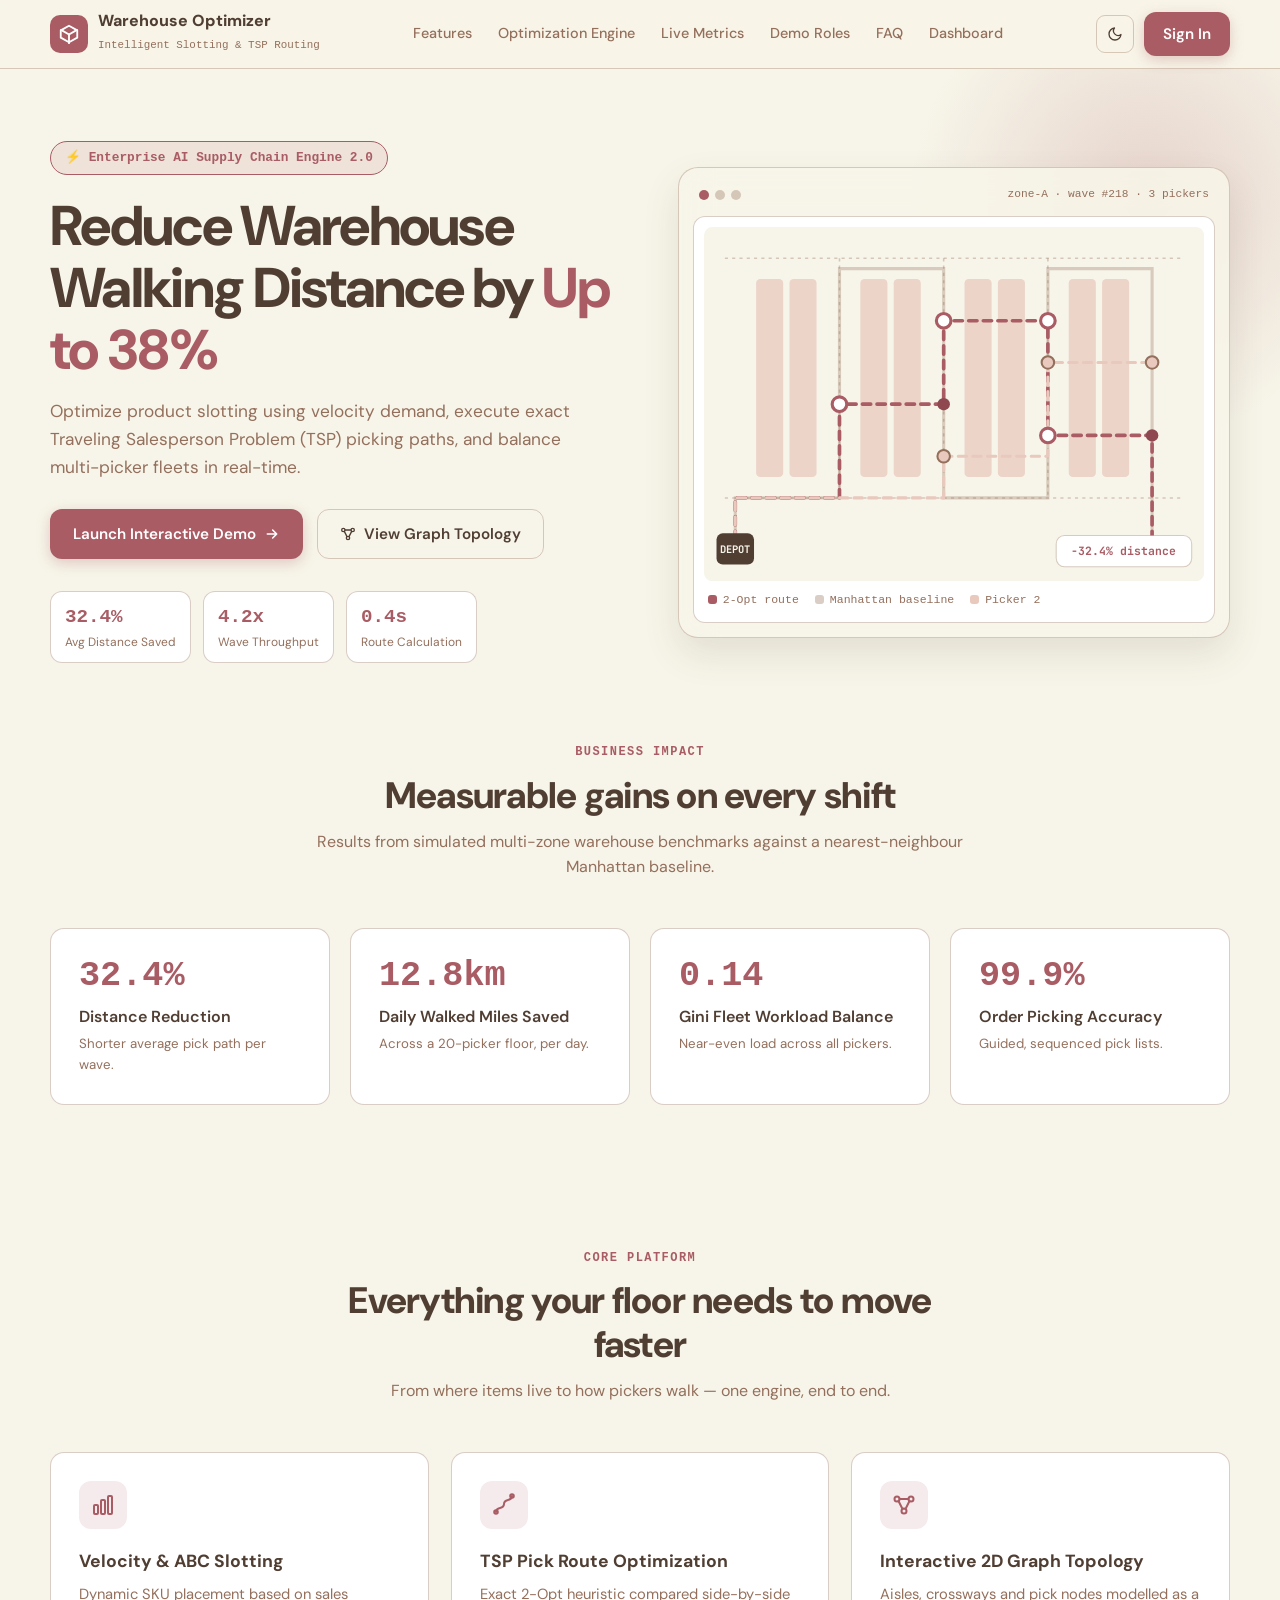
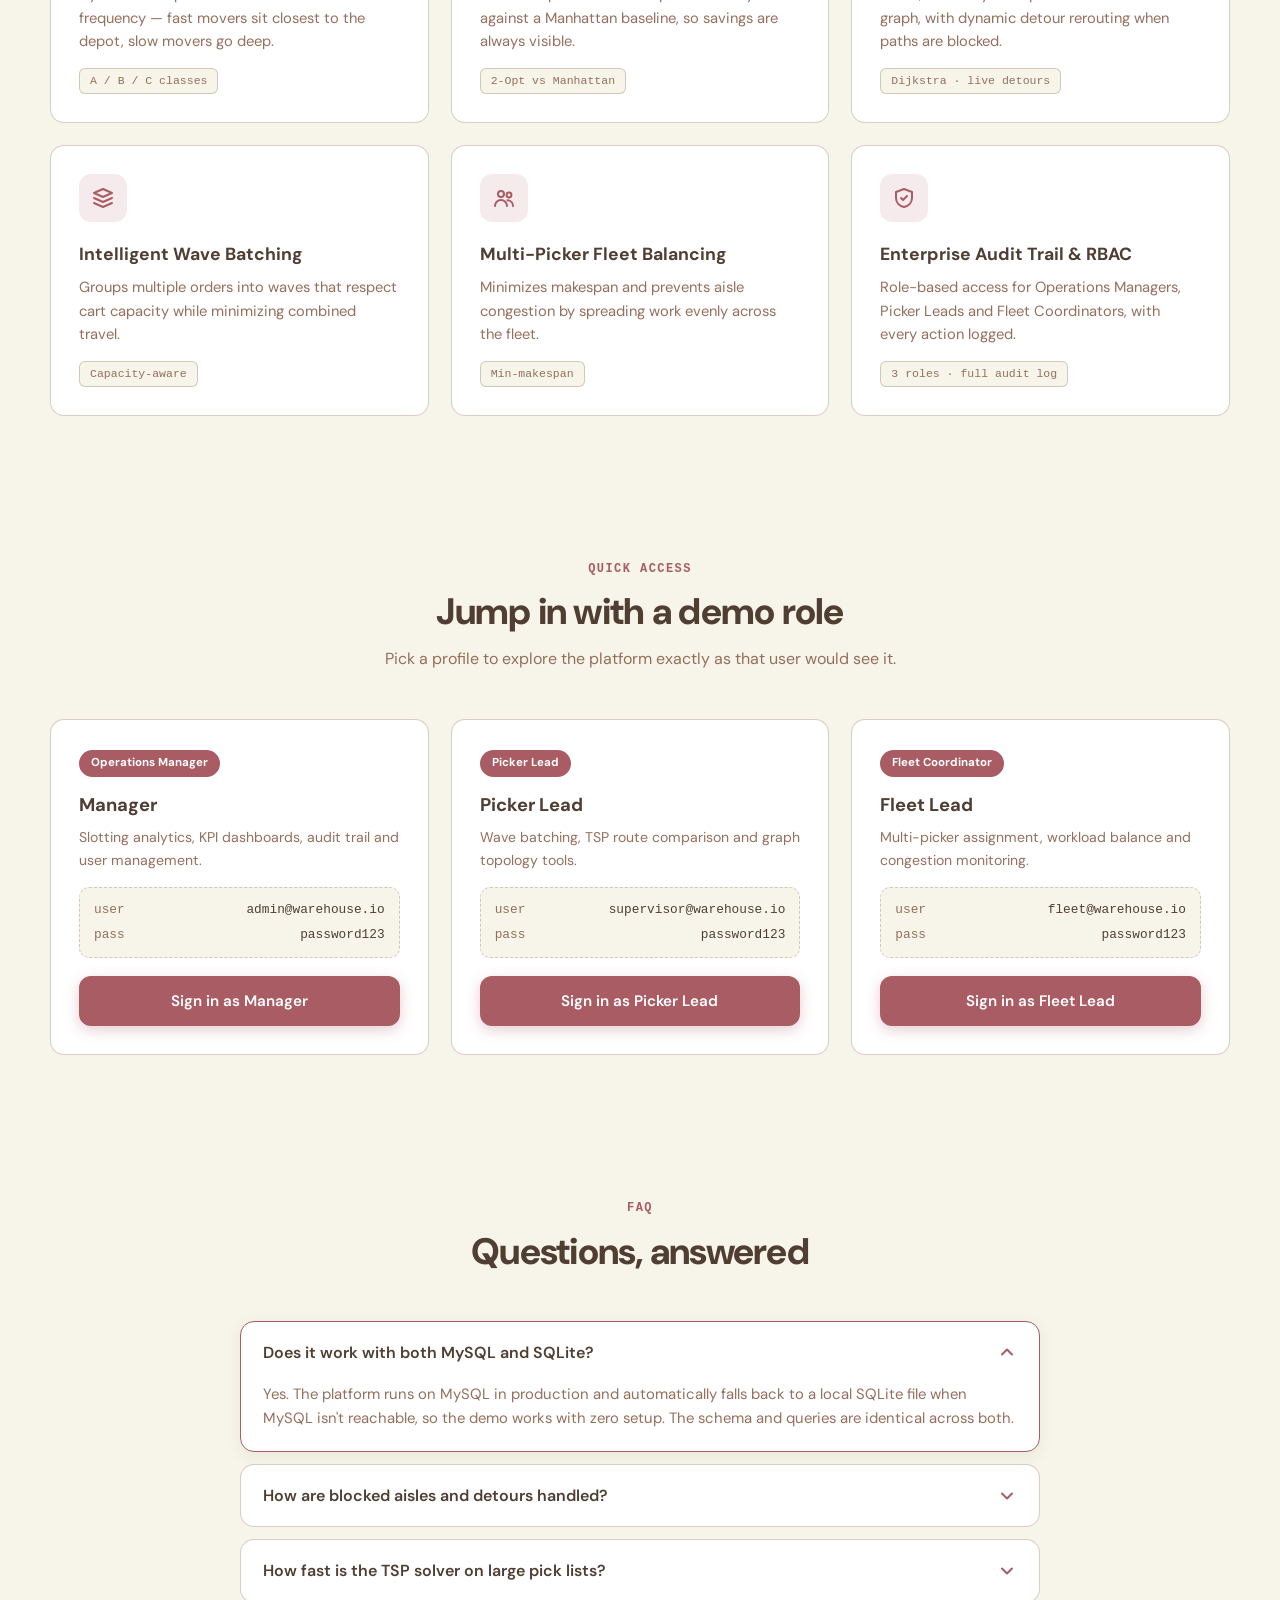
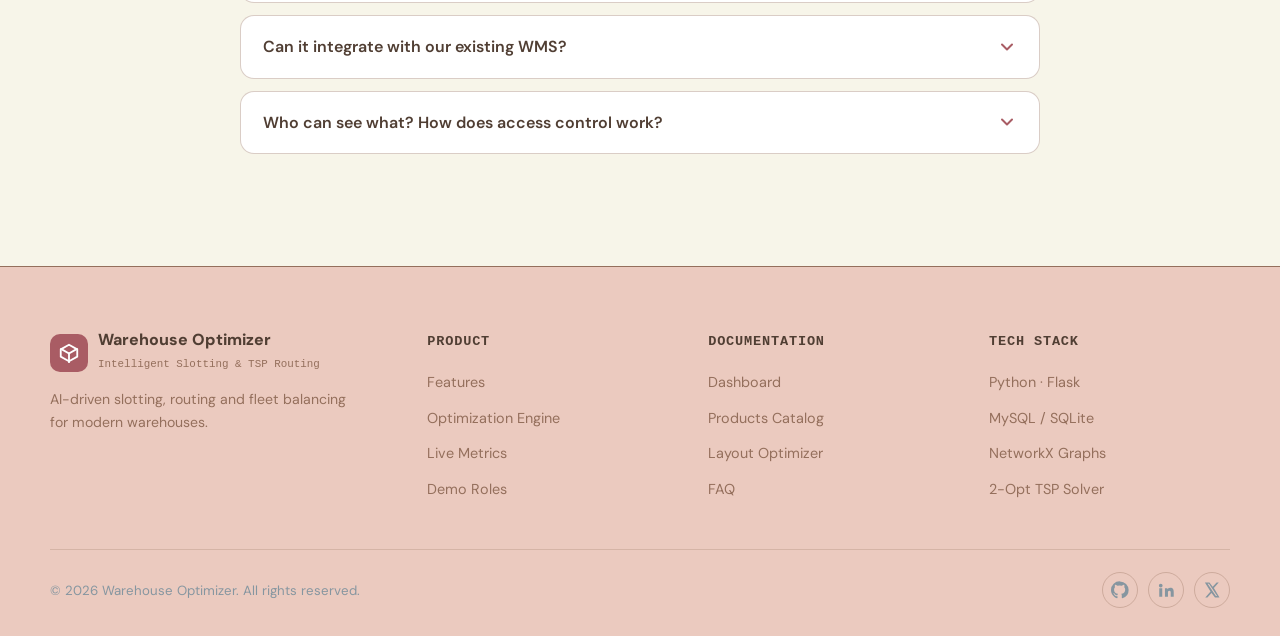
<file: frontend/landing.html>
<!DOCTYPE html>
<html lang="en">
<head>
<meta charset="UTF-8">
<meta name="viewport" content="width=device-width, initial-scale=1.0">
<title>Warehouse Optimizer — Intelligent Slotting & TSP Routing</title>
<meta name="description" content="Enterprise AI supply chain platform for warehouse slotting, TSP picking route optimization, and multi-picker fleet balancing.">
<link rel="preconnect" href="https://fonts.googleapis.com">
<link rel="preconnect" href="https://fonts.gstatic.com" crossorigin>
<link href="https://fonts.googleapis.com/css2?family=DM+Sans:ital,opsz,wght@0,9..40,100..1000;1,9..40,100..1000&family=JetBrains+Mono:wght@400;500;700&display=swap" rel="stylesheet">
<link rel="stylesheet" href="powerbi.css">
<script src="theme.js"></script>
<script src="auth.js"></script>
<script src="profile-settings.js"></script>
<style>
:root {
  --card: #F7F5E9;
  --ring: #A95C64;
  --input: #946F5C;
  --muted: #E9C9BE;
  --accent: #E9C9BE;
  --border: #946F5C;
  --radius: 0px;
  --chart-1: #A95C64;
  --chart-2: #946F5C;
  --chart-3: #C9A188;
  --chart-4: #C3A697;
  --chart-5: #A87D77;
  --popover: #FFFFFF;
  --primary: #A95C64;
  --sidebar: #EBCABF;
  --spacing: 0.25rem;
  --font-mono: Menlo, monospace;
  --font-sans: 'DM Sans', sans-serif;
  --secondary: #C3A697;
  --background: #F7F5E9;
  --font-serif: Georgia, serif;
  --foreground: #503E33;
  --destructive: #1F1C18;
  --shadow-blur: 0px;
  --shadow-color: #503E33;
  --sidebar-ring: #A95C64;
  --shadow-spread: 2px;
  --letter-spacing: 0em;
  --shadow-opacity: 1;
  --sidebar-accent: #C9A188;
  --sidebar-border: #A87D77;
  --card-foreground: #503E33;
  --shadow-offset-x: 2px;
  --shadow-offset-y: 2px;
  --sidebar-primary: #A95C64;
  --muted-foreground: #946F5C;
  --accent-foreground: #503E33;
  --popover-foreground: #503E33;
  --primary-foreground: #FFFFFF;
  --sidebar-foreground: #503E33;
  --secondary-foreground: #FFFFFF;
  --destructive-foreground: #FFFFFF;
  --sidebar-accent-foreground: #FFFFFF;
  --sidebar-primary-foreground: #FFFFFF;

  --primary-hover: #904850;
  --primary-light: rgba(169, 92, 100, 0.12);
  --soft: rgba(169, 92, 100, 0.08);
  --bg-main: var(--background);
  --card-bg: #FFFFFF;
  --border-color: rgba(148, 111, 92, 0.35);
  --text-main: var(--foreground);
  --text-secondary: var(--muted-foreground);
  --glass: rgba(247, 245, 233, 0.88);
  --shadow: 0 4px 16px rgba(80, 62, 51, 0.08);
  --shadow-lg: 0 16px 36px rgba(80, 62, 51, 0.12);
}

.dark, [data-theme="dark"] {
  --card: #3C332E;
  --ring: #C9A188;
  --input: #503E33;
  --muted: #503E33;
  --accent: #C3A697;
  --border: #503E33;
  --radius: 0px;
  --chart-1: #C9A188;
  --chart-2: #C3A697;
  --chart-3: #A95C64;
  --chart-4: #946F5C;
  --chart-5: #A87D77;
  --popover: #3C332E;
  --primary: #C9A188;
  --sidebar: #1F1A17;
  --spacing: 0.25rem;
  --font-mono: Menlo, monospace;
  --font-sans: 'DM Sans', sans-serif;
  --secondary: #946F5C;
  --background: #2B2421;
  --font-serif: Georgia, serif;
  --foreground: #F7F5E9;
  --destructive: #E57373;
  --shadow-blur: 0px;
  --shadow-color: #503E33;
  --sidebar-ring: #C9A188;
  --shadow-spread: 2px;
  --letter-spacing: 0em;
  --shadow-opacity: 1;
  --sidebar-accent: #C3A697;
  --sidebar-border: #503E33;
  --card-foreground: #F7F5E9;
  --shadow-offset-x: 2px;
  --shadow-offset-y: 2px;
  --sidebar-primary: #C9A188;
  --muted-foreground: #C5AA9B;
  --accent-foreground: #2B2421;
  --popover-foreground: #F7F5E9;
  --primary-foreground: #2B2421;
  --sidebar-foreground: #F7F5E9;
  --secondary-foreground: #F7F5E9;
  --destructive-foreground: #2B2421;
  --sidebar-accent-foreground: #1F1A17;
  --sidebar-primary-foreground: #1F1A17;

  --primary-hover: #DEB8A0;
  --primary-light: rgba(201, 161, 136, 0.15);
  --soft: rgba(201, 161, 136, 0.12);
  --bg-main: var(--background);
  --card-bg: var(--card);
  --border-color: var(--border);
  --text-main: var(--foreground);
  --text-secondary: var(--muted-foreground);
  --glass: rgba(43, 36, 33, 0.88);
  --shadow: 0 8px 24px rgba(0, 0, 0, 0.5);
  --shadow-lg: 0 18px 40px rgba(0, 0, 0, 0.7);
}
* { box-sizing: border-box; margin: 0; padding: 0; }
html { scroll-behavior: smooth; scroll-padding-top: 84px; }
body {
  font-family: var(--font-sans);
  background: var(--bg-main);
  color: var(--text-main);
  line-height: 1.6;
  -webkit-font-smoothing: antialiased;
  transition: background .3s, color .3s;
}
a { color: inherit; text-decoration: none; }
ul { list-style: none; }
svg { display: block; }
.container { width: min(1180px, 100% - 40px); margin-inline: auto; }
section { padding: 72px 0; }
.section-head { text-align: center; max-width: 680px; margin: 0 auto 48px; }
.eyebrow {
  font-family: var(--font-mono); font-size: .75rem; letter-spacing: .12em;
  text-transform: uppercase; color: var(--primary); font-weight: 700; margin-bottom: 10px;
}
.section-head h2 { font-size: clamp(1.6rem, 3.5vw, 2.3rem); line-height: 1.2; font-weight: 800; letter-spacing: -.02em; }
.section-head p { color: var(--text-secondary); margin-top: 12px; }

/* Buttons */
.btn {
  display: inline-flex; align-items: center; gap: 8px; padding: 12px 22px;
  border-radius: 12px; font-weight: 600; font-size: .95rem; font-family: inherit;
  cursor: pointer; border: 1.5px solid transparent;
  transition: transform .2s ease, box-shadow .2s ease, background .2s ease, border-color .2s ease;
}
.btn:hover { transform: translateY(-3px); }
.btn-primary { background: var(--primary); color: var(--primary-foreground); box-shadow: 0 4px 14px rgba(169, 92, 100, 0.3); }
.btn-primary:hover { background: var(--primary-hover); box-shadow: 0 8px 22px rgba(169, 92, 100, 0.45); }
.btn-outline { background: transparent; color: var(--text-main); border-color: var(--border-color); }
.btn-outline:hover { border-color: var(--primary); box-shadow: var(--shadow); }
.btn:focus-visible, .nav-links a:focus-visible, summary:focus-visible { outline: 2px solid var(--primary); outline-offset: 3px; }

/* Nav */
header.site-header {
  position: sticky; top: 0; z-index: 100;
  background: var(--glass); backdrop-filter: blur(14px) saturate(160%);
  -webkit-backdrop-filter: blur(14px) saturate(160%);
  border-bottom: 1px solid var(--border-color);
}
.nav { display: flex; align-items: center; justify-content: space-between; height: 68px; gap: 16px; }
.brand { display: flex; align-items: center; gap: 10px; }
.brand-icon { width: 38px; height: 38px; border-radius: 10px; background: var(--primary); display: grid; place-items: center; color: var(--primary-foreground); text-decoration: none; cursor: pointer; transition: transform .2s, background .2s, box-shadow .2s; }
.brand-icon:hover { transform: translateY(-2px); background: #ffffff; color: var(--primary); box-shadow: 0 4px 12px rgba(80, 62, 51, 0.15); }
.brand-text strong { display: block; font-size: 1rem; font-weight: 800; line-height: 1.1; }
.brand-text span { font-size: .68rem; color: var(--text-secondary); font-family: var(--font-mono); }
.nav-links { display: flex; gap: 26px; }
.nav-links a { font-size: .9rem; font-weight: 500; color: var(--text-secondary); transition: color .2s; position: relative; }
.nav-links a:hover { color: var(--text-main); }
.nav-links a::after { content: ""; position: absolute; left: 0; bottom: -4px; height: 2px; width: 0; background: var(--primary); transition: width .25s; }
.nav-links a:hover::after { width: 100%; }
.nav-actions { display: flex; align-items: center; gap: 10px; }
.icon-btn {
  width: 40px; height: 40px; border-radius: 10px; border: 1.5px solid var(--border-color);
  background: transparent; color: var(--text-main); display: grid; place-items: center; cursor: pointer;
  transition: transform .2s, border-color .2s;
}
.icon-btn:hover { transform: translateY(-2px); border-color: var(--primary); }
.nav-actions .btn { padding: 9px 18px; }

/* User Profile Header Component (Executive Topbar Parity) */
.user { display: flex; align-items: center; gap: 10px; flex-shrink: 0; }
.avatar {
  width: 36px; height: 36px; border-radius: 50%;
  background: var(--primary); color: var(--primary-foreground);
  display: grid; place-items: center;
  font-size: .8rem; font-weight: 700;
  cursor: pointer; transition: transform .2s, box-shadow .2s;
}
.avatar:hover { transform: scale(1.08); box-shadow: var(--shadow); }
.user-meta { cursor: pointer; text-align: left; }
.user-meta b { display: block; font-size: .84rem; line-height: 1.15; color: var(--text-main); }
.user-meta span { font-size: .7rem; color: var(--text-secondary); text-transform: capitalize; }
.ib {
  width: 38px; height: 38px; border-radius: 9px;
  border: 1px solid var(--border-color); background: transparent;
  color: var(--text-main); display: grid; place-items: center;
  cursor: pointer; transition: transform .2s, border-color .2s, background .2s;
}
.ib:hover { transform: translateY(-2px); border-color: var(--primary); background: var(--soft); }
@media (max-width: 900px) { .user-meta { display: none; } }

/* Hero */
.hero { padding: 72px 0 56px; position: relative; overflow: hidden; }
.hero::before {
  content: ""; position: absolute; inset: -20% -10% auto auto; width: 520px; height: 520px;
  background: radial-gradient(circle, rgba(169, 92, 100, 0.22), transparent 65%); z-index: 0; pointer-events: none;
}
.hero-grid { position: relative; z-index: 1; display: grid; grid-template-columns: 1.05fr 1fr; gap: 48px; align-items: center; }
.badge {
  display: inline-flex; align-items: center; gap: 6px; padding: 6px 14px; border-radius: 999px;
  background: var(--primary-light); border: 1px solid var(--primary); font-size: .8rem; font-weight: 600;
  font-family: var(--font-mono); margin-bottom: 20px; color: var(--primary);
}
[data-theme="dark"] .badge, .dark .badge { color: var(--primary); }
.hero h1 { font-size: clamp(2.1rem, 5vw, 3.5rem); line-height: 1.1; font-weight: 800; letter-spacing: -.03em; }
.hero h1 em { font-style: normal; color: var(--primary); }
.hero p.sub { margin-top: 18px; font-size: 1.08rem; color: var(--text-secondary); max-width: 540px; }
.cta-row { display: flex; flex-wrap: wrap; gap: 14px; margin-top: 28px; }
.chips { display: flex; flex-wrap: wrap; gap: 12px; margin-top: 32px; }
.chip {
  background: var(--card-bg); border: 1px solid var(--border-color); border-radius: 12px; padding: 10px 14px;
  display: flex; flex-direction: column; min-width: 130px;
}
.chip b { font-family: var(--font-mono); font-size: 1.2rem; color: var(--primary); }
.chip span { font-size: .75rem; color: var(--text-secondary); }

/* Mockup */
.mockup {
  background: var(--glass); backdrop-filter: blur(16px); -webkit-backdrop-filter: blur(16px);
  border: 1px solid var(--border-color); border-radius: 20px; box-shadow: var(--shadow-lg); padding: 14px;
}
.mockup-bar { display: flex; align-items: center; gap: 6px; padding: 4px 6px 12px; }
.mockup-bar i { width: 10px; height: 10px; border-radius: 50%; background: var(--border-color); }
.mockup-bar i:first-child { background: var(--primary); }
.mockup-bar span { margin-left: auto; font-family: var(--font-mono); font-size: .7rem; color: var(--text-secondary); }
.mockup-body { background: var(--card-bg); border-radius: 12px; border: 1px solid var(--border-color); padding: 10px; }
.mockup svg { width: 100%; height: auto; }
.route { stroke-dasharray: 8 6; animation: dash 1.2s linear infinite; }
@keyframes dash { to { stroke-dashoffset: -28; } }
.pulse { animation: pulse 1.8s ease-in-out infinite; transform-box: fill-box; transform-origin: center; }
@keyframes pulse { 0%,100% { transform: scale(1); opacity: 1; } 50% { transform: scale(1.35); opacity: .7; } }
.mockup-legend { display: flex; gap: 16px; flex-wrap: wrap; padding: 10px 4px 2px; font-size: .72rem; color: var(--text-secondary); font-family: var(--font-mono); }
.mockup-legend span::before { content: ""; display: inline-block; width: 9px; height: 9px; border-radius: 3px; margin-right: 6px; vertical-align: -1px; background: var(--c); }

/* Cards */
.card {
  background: var(--card-bg); border: 1px solid var(--border-color); border-radius: 14px;
  padding: 28px; transition: transform .25s ease, box-shadow .25s ease, border-color .25s ease;
}
.card:hover { transform: translateY(-3px); box-shadow: var(--shadow-lg); border-color: var(--primary); }
.stats-grid { display: grid; grid-template-columns: repeat(4, 1fr); gap: 20px; }
.stat .num { font-family: var(--font-mono); font-size: 2.2rem; font-weight: 700; color: var(--primary); line-height: 1.1; }
.stat .label { margin-top: 8px; font-weight: 600; }
.stat .desc { font-size: .83rem; color: var(--text-secondary); margin-top: 4px; }

.features-grid { display: grid; grid-template-columns: repeat(3, 1fr); gap: 22px; }
.f-icon { width: 48px; height: 48px; border-radius: 12px; background: var(--primary-light); color: var(--primary); display: grid; place-items: center; margin-bottom: 18px; }
[data-theme="dark"] .f-icon, .dark .f-icon { color: var(--primary); background: var(--primary-light); }
.feature h3 { font-size: 1.1rem; font-weight: 700; margin-bottom: 8px; }
.feature p { color: var(--text-secondary); font-size: .92rem; }
.tag { display: inline-block; margin-top: 14px; font-family: var(--font-mono); font-size: .72rem; padding: 3px 10px; border-radius: 6px; background: var(--bg-main); border: 1px solid var(--border-color); color: var(--text-secondary); }

/* Profiles */
.profiles-grid { display: grid; grid-template-columns: repeat(3, 1fr); gap: 22px; }
.role-badge { display: inline-block; font-size: .72rem; font-weight: 700; padding: 4px 12px; border-radius: 999px; background: var(--primary); color: #fff; margin-bottom: 14px; }
.profile h3 { font-size: 1.15rem; font-weight: 700; }
.profile p { color: var(--text-secondary); font-size: .88rem; margin: 6px 0 16px; }
.creds { background: var(--bg-main); border: 1px dashed var(--border-color); border-radius: 10px; padding: 12px 14px; font-family: var(--font-mono); font-size: .8rem; margin-bottom: 18px; }
.creds div { display: flex; justify-content: space-between; gap: 10px; }
.creds div + div { margin-top: 4px; }
.creds span { color: var(--text-secondary); }
.profile .btn { width: 100%; justify-content: center; }

/* FAQ */
.faq-list { max-width: 800px; margin: 0 auto; display: grid; gap: 12px; }
.faq-item { background: var(--card-bg); border: 1px solid var(--border-color); border-radius: 14px; overflow: hidden; transition: border-color .2s, box-shadow .2s; }
.faq-item:hover { border-color: var(--accent); }
.faq-item[open] { box-shadow: var(--shadow); border-color: var(--primary); }
.faq-item summary { list-style: none; cursor: pointer; padding: 18px 22px; font-weight: 600; display: flex; justify-content: space-between; align-items: center; gap: 16px; }
.faq-item summary::-webkit-details-marker { display: none; }
.faq-item summary svg { flex-shrink: 0; transition: transform .3s ease; color: var(--primary); }
.faq-item[open] summary svg { transform: rotate(180deg); }
.faq-body { display: grid; grid-template-rows: 0fr; transition: grid-template-rows .35s ease; }
.faq-item[open] .faq-body { grid-template-rows: 1fr; }
.faq-body > div { overflow: hidden; }
.faq-body p { padding: 0 22px 20px; color: var(--text-secondary); font-size: .93rem; }
.faq-body code { font-family: var(--font-mono); font-size: .82rem; background: var(--bg-main); padding: 1px 6px; border-radius: 4px; }

/* Footer */
footer.site-footer { background: var(--sidebar); color: var(--muted-foreground); padding: 64px 0 28px; margin-top: 40px; border-top: 1px solid var(--border); }
.footer-grid { display: grid; grid-template-columns: 1.4fr 1fr 1fr 1fr; gap: 40px; }
.footer-brand p { font-size: .88rem; margin-top: 14px; max-width: 300px; color: var(--muted-foreground); }
.footer-brand .brand-text strong { color: var(--foreground); }
.footer-brand .brand-text span { color: var(--muted-foreground); }
footer h4 { color: var(--foreground); font-size: .85rem; letter-spacing: .06em; text-transform: uppercase; margin-bottom: 16px; font-family: var(--font-mono); }
footer li + li { margin-top: 10px; }
footer li a { font-size: .9rem; color: var(--muted-foreground); transition: color .2s, padding-left .2s; }
footer li a:hover { color: var(--primary); padding-left: 4px; }
.footer-bottom { margin-top: 48px; padding-top: 22px; border-top: 1px solid rgba(148, 111, 92, 0.25); display: flex; justify-content: space-between; align-items: center; flex-wrap: wrap; gap: 14px; font-size: .83rem; color: #8696a0; }
.socials { display: flex; gap: 10px; }
.socials a { width: 36px; height: 36px; border-radius: 99px; border: 1px solid rgba(148, 111, 92, 0.35); display: grid; place-items: center; color: #8696a0; transition: transform .2s, color .2s, border-color .2s; }
.socials a:hover { transform: translateY(-3px); color: var(--primary); border-color: var(--primary); }

/* Responsive */
@media (max-width: 1024px) {
  .hero-grid { grid-template-columns: 1fr; }
  .stats-grid { grid-template-columns: repeat(2, 1fr); }
  .features-grid, .profiles-grid { grid-template-columns: repeat(2, 1fr); }
  .footer-grid { grid-template-columns: 1fr 1fr; }
}
@media (max-width: 768px) {
  section { padding: 52px 0; }
  .nav-links, .brand-text span { display: none; }
  .hero { padding-top: 44px; }
  .stats-grid, .features-grid, .profiles-grid, .footer-grid { grid-template-columns: 1fr; }
  .cta-row .btn { flex: 1 1 100%; justify-content: center; }
  .chip { flex: 1 1 100%; flex-direction: row; justify-content: space-between; align-items: center; }
  .footer-bottom { flex-direction: column; align-items: flex-start; }
}
@media (prefers-reduced-motion: reduce) {
  * { animation: none !important; transition: none !important; }
}
</style>
</head>
<body>

<header class="site-header">
  <nav class="container nav" aria-label="Primary">
    <div class="brand">
      <a href="landing.html" class="brand-icon" title="Landing Page" aria-label="Warehouse Optimizer home">
        <svg width="22" height="22" viewBox="0 0 24 24" fill="none" stroke="currentColor" stroke-width="2" stroke-linecap="round" stroke-linejoin="round"><path d="M21 8l-9-5-9 5v8l9 5 9-5V8z"/><path d="M3.3 7.5L12 12.5l8.7-5"/><path d="M12 22V12.5"/></svg>
      </a>
      <span class="brand-text"><strong>Warehouse Optimizer</strong><span>Intelligent Slotting &amp; TSP Routing</span></span>
    </div>
    <div class="nav-links">
      <a href="#features">Features</a>
      <a href="#engine">Optimization Engine</a>
      <a href="#metrics">Live Metrics</a>
      <a href="#demo">Demo Roles</a>
      <a href="#faq">FAQ</a>
      <a href="login.html?redirect=index.html">Dashboard</a>
    </div>
    <div class="nav-actions">
      <button class="icon-btn theme-toggle-btn" id="themeToggle" onclick="toggleTheme()" aria-label="Toggle theme" type="button">
        <svg width="18" height="18" viewBox="0 0 24 24" fill="none" stroke="currentColor" stroke-width="2" stroke-linecap="round" stroke-linejoin="round"><path d="M21 12.8A9 9 0 1111.2 3a7 7 0 009.8 9.8z"/></svg>
      </button>
      <a href="login.html" class="btn btn-primary">Sign In</a>
    </div>
  </nav>
</header>

<main id="top">

  <!-- 2. Hero -->
  <section class="hero">
    <div class="container hero-grid">
      <div>
        <span class="badge">⚡ Enterprise AI Supply Chain Engine 2.0</span>
        <h1>Reduce Warehouse Walking Distance by <em>Up to 38%</em></h1>
        <p class="sub">Optimize product slotting using velocity demand, execute exact Traveling Salesperson Problem (TSP) picking paths, and balance multi-picker fleets in real-time.</p>
        <div class="cta-row">
          <a href="login.html?redirect=index.html" class="btn btn-primary">
            Launch Interactive Demo
            <svg width="16" height="16" viewBox="0 0 24 24" fill="none" stroke="currentColor" stroke-width="2.4" stroke-linecap="round" stroke-linejoin="round"><path d="M5 12h14M13 6l6 6-6 6"/></svg>
          </a>
          <a href="login.html?redirect=graph.html" class="btn btn-outline">
            <svg width="16" height="16" viewBox="0 0 24 24" fill="none" stroke="currentColor" stroke-width="2" stroke-linecap="round" stroke-linejoin="round"><circle cx="5" cy="6" r="2.5"/><circle cx="19" cy="6" r="2.5"/><circle cx="12" cy="18" r="2.5"/><path d="M7.5 6h9M6.5 8l4 8M17.5 8l-4 8"/></svg>
            View Graph Topology
          </a>
        </div>
        <div class="chips" id="metrics-chips">
          <div class="chip"><b>32.4%</b><span>Avg Distance Saved</span></div>
          <div class="chip"><b>4.2x</b><span>Wave Throughput</span></div>
          <div class="chip"><b>0.4s</b><span>Route Calculation</span></div>
        </div>
      </div>

      <div class="mockup" id="engine" aria-label="Dashboard preview">
        <div class="mockup-bar"><i></i><i></i><i></i><span>zone-A · wave #218 · 3 pickers</span></div>
        <div class="mockup-body">
          <svg viewBox="0 0 480 340" role="img" aria-label="2D warehouse grid with animated picking routes">
            <!-- floor -->
            <rect x="0" y="0" width="480" height="340" rx="8" fill="var(--bg-main)"/>
            <!-- shelf blocks -->
            <g fill="var(--accent)" opacity=".75">
              <rect x="50" y="50" width="26" height="190" rx="4"/><rect x="82" y="50" width="26" height="190" rx="4"/>
              <rect x="150" y="50" width="26" height="190" rx="4"/><rect x="182" y="50" width="26" height="190" rx="4"/>
              <rect x="250" y="50" width="26" height="190" rx="4"/><rect x="282" y="50" width="26" height="190" rx="4"/>
              <rect x="350" y="50" width="26" height="190" rx="4"/><rect x="382" y="50" width="26" height="190" rx="4"/>
            </g>
            <!-- crossways -->
            <g stroke="var(--border-color)" stroke-width="1.5" stroke-dasharray="3 4">
              <line x1="20" y1="30" x2="460" y2="30"/><line x1="20" y1="260" x2="460" y2="260"/>
              <line x1="130" y1="30" x2="130" y2="260"/><line x1="230" y1="30" x2="230" y2="260"/><line x1="330" y1="30" x2="330" y2="260"/>
            </g>
            <!-- baseline Manhattan (grey) -->
            <path d="M30 300 L30 260 L130 260 L130 40 L230 40 L230 260 L330 260 L330 40 L430 40 L430 260 L430 300" fill="none" stroke="var(--border-color)" stroke-width="3" opacity=".9"/>
            <!-- optimized route -->
            <path class="route" d="M30 300 L30 260 L130 260 L130 170 L230 170 L230 90 L330 90 L330 200 L430 200 L430 300" fill="none" stroke="var(--primary)" stroke-width="3.5" stroke-linecap="round" stroke-linejoin="round"/>
            <!-- second picker -->
            <path class="route" d="M30 300 L30 260 L230 260 L230 220 L330 220 L330 130 L430 130" fill="none" stroke="var(--accent)" stroke-width="3" stroke-linecap="round" stroke-linejoin="round" style="animation-duration:1.8s"/>
            <!-- pick nodes -->
            <g fill="var(--card-bg)" stroke="var(--primary)" stroke-width="3">
              <circle cx="130" cy="170" r="7"/><circle cx="230" cy="90" r="7"/><circle cx="330" cy="200" r="7"/><circle cx="330" cy="90" r="7"/>
            </g>
            <g fill="var(--primary-hover)">
              <circle class="pulse" cx="230" cy="170" r="6"/><circle class="pulse" cx="430" cy="200" r="6" style="animation-delay:.5s"/>
            </g>
            <g fill="var(--accent)" stroke="var(--text-secondary)" stroke-width="2">
              <circle cx="230" cy="220" r="6"/><circle cx="330" cy="130" r="6"/><circle cx="430" cy="130" r="6"/>
            </g>
            <!-- depot -->
            <rect x="12" y="294" width="36" height="30" rx="6" fill="var(--text-main)"/>
            <text x="30" y="313" text-anchor="middle" font-family="JetBrains Mono, monospace" font-size="10" font-weight="700" fill="var(--bg-main)">DEPOT</text>
            <!-- label -->
            <rect x="338" y="296" width="130" height="30" rx="8" fill="var(--card-bg)" stroke="var(--border-color)"/>
            <text x="403" y="315" text-anchor="middle" font-family="JetBrains Mono, monospace" font-size="11" font-weight="700" fill="var(--primary)">−32.4% distance</text>
          </svg>
          <div class="mockup-legend">
            <span style="--c:var(--primary)">2-Opt route</span>
            <span style="--c:var(--border-color)">Manhattan baseline</span>
            <span style="--c:var(--accent)">Picker 2</span>
          </div>
        </div>
      </div>
    </div>
  </section>

  <!-- 3. Metrics -->
  <section id="metrics" style="padding-top:24px">
    <div class="container">
      <div class="section-head">
        <div class="eyebrow">Business Impact</div>
        <h2>Measurable gains on every shift</h2>
        <p>Results from simulated multi-zone warehouse benchmarks against a nearest-neighbour Manhattan baseline.</p>
      </div>
      <div class="stats-grid">
        <article class="card stat"><div class="num">32.4%</div><div class="label">Distance Reduction</div><p class="desc">Shorter average pick path per wave.</p></article>
        <article class="card stat"><div class="num">12.8km</div><div class="label">Daily Walked Miles Saved</div><p class="desc">Across a 20-picker floor, per day.</p></article>
        <article class="card stat"><div class="num">0.14</div><div class="label">Gini Fleet Workload Balance</div><p class="desc">Near-even load across all pickers.</p></article>
        <article class="card stat"><div class="num">99.9%</div><div class="label">Order Picking Accuracy</div><p class="desc">Guided, sequenced pick lists.</p></article>
      </div>
    </div>
  </section>

  <!-- 4. Features -->
  <section id="features">
    <div class="container">
      <div class="section-head">
        <div class="eyebrow">Core Platform</div>
        <h2>Everything your floor needs to move faster</h2>
        <p>From where items live to how pickers walk — one engine, end to end.</p>
      </div>
      <div class="features-grid">
        <article class="card feature">
          <div class="f-icon"><svg width="24" height="24" viewBox="0 0 24 24" fill="none" stroke="currentColor" stroke-width="2" stroke-linecap="round" stroke-linejoin="round"><rect x="3" y="12" width="4" height="9" rx="1"/><rect x="10" y="7" width="4" height="14" rx="1"/><rect x="17" y="3" width="4" height="18" rx="1"/></svg></div>
          <h3>Velocity &amp; ABC Slotting</h3>
          <p>Dynamic SKU placement based on sales frequency — fast movers sit closest to the depot, slow movers go deep.</p>
          <span class="tag">A / B / C classes</span>
        </article>
        <article class="card feature">
          <div class="f-icon"><svg width="24" height="24" viewBox="0 0 24 24" fill="none" stroke="currentColor" stroke-width="2" stroke-linecap="round" stroke-linejoin="round"><path d="M4 19c0-6 8-2 8-8s8-2 8-8"/><circle cx="4" cy="19" r="1.8"/><circle cx="20" cy="3" r="1.8"/></svg></div>
          <h3>TSP Pick Route Optimization</h3>
          <p>Exact 2-Opt heuristic compared side-by-side against a Manhattan baseline, so savings are always visible.</p>
          <span class="tag">2-Opt vs Manhattan</span>
        </article>
        <article class="card feature">
          <div class="f-icon"><svg width="24" height="24" viewBox="0 0 24 24" fill="none" stroke="currentColor" stroke-width="2" stroke-linecap="round" stroke-linejoin="round"><circle cx="5" cy="6" r="2.5"/><circle cx="19" cy="6" r="2.5"/><circle cx="12" cy="18" r="2.5"/><path d="M7.5 6h9M6.5 8l4 8M17.5 8l-4 8"/></svg></div>
          <h3>Interactive 2D Graph Topology</h3>
          <p>Aisles, crossways and pick nodes modelled as a graph, with dynamic detour rerouting when paths are blocked.</p>
          <span class="tag">Dijkstra · live detours</span>
        </article>
        <article class="card feature">
          <div class="f-icon"><svg width="24" height="24" viewBox="0 0 24 24" fill="none" stroke="currentColor" stroke-width="2" stroke-linecap="round" stroke-linejoin="round"><path d="M3 7l9-4 9 4-9 4-9-4z"/><path d="M3 12l9 4 9-4"/><path d="M3 17l9 4 9-4"/></svg></div>
          <h3>Intelligent Wave Batching</h3>
          <p>Groups multiple orders into waves that respect cart capacity while minimizing combined travel.</p>
          <span class="tag">Capacity-aware</span>
        </article>
        <article class="card feature">
          <div class="f-icon"><svg width="24" height="24" viewBox="0 0 24 24" fill="none" stroke="currentColor" stroke-width="2" stroke-linecap="round" stroke-linejoin="round"><circle cx="9" cy="8" r="3"/><circle cx="17" cy="9" r="2.4"/><path d="M3 20c0-3.3 2.7-6 6-6s6 2.7 6 6"/><path d="M15.5 14.2c3 .2 5.5 2.4 5.5 5.8"/></svg></div>
          <h3>Multi-Picker Fleet Balancing</h3>
          <p>Minimizes makespan and prevents aisle congestion by spreading work evenly across the fleet.</p>
          <span class="tag">Min-makespan</span>
        </article>
        <article class="card feature">
          <div class="f-icon"><svg width="24" height="24" viewBox="0 0 24 24" fill="none" stroke="currentColor" stroke-width="2" stroke-linecap="round" stroke-linejoin="round"><path d="M12 3l8 3v6c0 4.5-3.2 8-8 9-4.8-1-8-4.5-8-9V6l8-3z"/><path d="M9 12l2 2 4-4"/></svg></div>
          <h3>Enterprise Audit Trail &amp; RBAC</h3>
          <p>Role-based access for Operations Managers, Picker Leads and Fleet Coordinators, with every action logged.</p>
          <span class="tag">3 roles · full audit log</span>
        </article>
      </div>
    </div>
  </section>

  <!-- 5. Demo profiles -->
  <section id="demo">
    <div class="container">
      <div class="section-head">
        <div class="eyebrow">Quick Access</div>
        <h2>Jump in with a demo role</h2>
        <p>Pick a profile to explore the platform exactly as that user would see it.</p>
      </div>
      <div class="profiles-grid">
        <article class="card profile">
          <span class="role-badge">Operations Manager</span>
          <h3>Manager</h3>
          <p>Slotting analytics, KPI dashboards, audit trail and user management.</p>
          <div class="creds"><div><span>user</span> admin@warehouse.io</div><div><span>pass</span> password123</div></div>
          <a href="login.html?role=manager&auto=1" class="btn btn-primary">Sign in as Manager</a>
        </article>
        <article class="card profile">
          <span class="role-badge">Picker Lead</span>
          <h3>Picker Lead</h3>
          <p>Wave batching, TSP route comparison and graph topology tools.</p>
          <div class="creds"><div><span>user</span> supervisor@warehouse.io</div><div><span>pass</span> password123</div></div>
          <a href="login.html?role=picker&auto=1" class="btn btn-primary">Sign in as Picker Lead</a>
        </article>
        <article class="card profile">
          <span class="role-badge">Fleet Coordinator</span>
          <h3>Fleet Lead</h3>
          <p>Multi-picker assignment, workload balance and congestion monitoring.</p>
          <div class="creds"><div><span>user</span> fleet@warehouse.io</div><div><span>pass</span> password123</div></div>
          <a href="login.html?role=fleet&auto=1" class="btn btn-primary">Sign in as Fleet Lead</a>
        </article>
      </div>
    </div>
  </section>

  <!-- 6. FAQ -->
  <section id="faq">
    <div class="container">
      <div class="section-head">
        <div class="eyebrow">FAQ</div>
        <h2>Questions, answered</h2>
      </div>
      <div class="faq-list">
        <details class="faq-item" open>
          <summary>Does it work with both MySQL and SQLite?
            <svg width="20" height="20" viewBox="0 0 24 24" fill="none" stroke="currentColor" stroke-width="2.4" stroke-linecap="round" stroke-linejoin="round"><path d="M6 9l6 6 6-6"/></svg></summary>
          <div class="faq-body"><div><p>Yes. The platform runs on MySQL in production and automatically falls back to a local SQLite file when MySQL isn't reachable, so the demo works with zero setup. The schema and queries are identical across both.</p></div></div>
        </details>
        <details class="faq-item">
          <summary>How are blocked aisles and detours handled?
            <svg width="20" height="20" viewBox="0 0 24 24" fill="none" stroke="currentColor" stroke-width="2.4" stroke-linecap="round" stroke-linejoin="round"><path d="M6 9l6 6 6-6"/></svg></summary>
          <div class="faq-body"><div><p>The warehouse is modelled as a graph of aisles, crossways and pick nodes. When an edge is marked blocked, shortest paths are recomputed over the remaining graph and the route is re-sequenced, so pickers get a valid detour instantly.</p></div></div>
        </details>
        <details class="faq-item">
          <summary>How fast is the TSP solver on large pick lists?
            <svg width="20" height="20" viewBox="0 0 24 24" fill="none" stroke="currentColor" stroke-width="2.4" stroke-linecap="round" stroke-linejoin="round"><path d="M6 9l6 6 6-6"/></svg></summary>
          <div class="faq-body"><div><p>Typical waves of 20–40 picks resolve in about 0.4 seconds. We seed a nearest-neighbour tour and refine it with <code>2-Opt</code> swaps, which gives near-optimal routes. Very small lists can be solved exactly.</p></div></div>
        </details>
        <details class="faq-item">
          <summary>Can it integrate with our existing WMS?
            <svg width="20" height="20" viewBox="0 0 24 24" fill="none" stroke="currentColor" stroke-width="2.4" stroke-linecap="round" stroke-linejoin="round"><path d="M6 9l6 6 6-6"/></svg></summary>
          <div class="faq-body"><div><p>Yes. Orders, SKU velocity and locations can be imported via CSV or a REST API, and optimized pick lists and slotting recommendations are exported back in the same formats, so it can sit alongside your current WMS.</p></div></div>
        </details>
        <details class="faq-item">
          <summary>Who can see what? How does access control work?
            <svg width="20" height="20" viewBox="0 0 24 24" fill="none" stroke="currentColor" stroke-width="2.4" stroke-linecap="round" stroke-linejoin="round"><path d="M6 9l6 6 6-6"/></svg></summary>
          <div class="faq-body"><div><p>Three roles — Operations Manager, Picker Lead and Fleet Coordinator — each see only the tools relevant to them, and every optimization run and configuration change is written to the audit trail.</p></div></div>
        </details>
      </div>
    </div>
  </section>
</main>

<!-- 7. Footer -->
<footer class="site-footer">
  <div class="container">
    <div class="footer-grid">
      <div class="footer-brand">
        <div class="brand">
          <a href="landing.html" class="brand-icon" title="Landing Page" aria-label="Warehouse Optimizer home">
            <svg width="22" height="22" viewBox="0 0 24 24" fill="none" stroke="currentColor" stroke-width="2" stroke-linecap="round" stroke-linejoin="round"><path d="M21 8l-9-5-9 5v8l9 5 9-5V8z"/><path d="M3.3 7.5L12 12.5l8.7-5"/><path d="M12 22V12.5"/></svg>
          </a>
          <span class="brand-text"><strong>Warehouse Optimizer</strong><span>Intelligent Slotting &amp; TSP Routing</span></span>
        </div>
        <p>AI-driven slotting, routing and fleet balancing for modern warehouses.</p>
      </div>
      <div>
        <h4>Product</h4>
        <ul>
          <li><a href="#features">Features</a></li>
          <li><a href="#engine">Optimization Engine</a></li>
          <li><a href="#metrics">Live Metrics</a></li>
          <li><a href="#demo">Demo Roles</a></li>
        </ul>
      </div>
      <div>
        <h4>Documentation</h4>
        <ul>
          <li><a href="login.html?redirect=index.html">Dashboard</a></li>
          <li><a href="login.html?redirect=products.html">Products Catalog</a></li>
          <li><a href="login.html?redirect=layout.html">Layout Optimizer</a></li>
          <li><a href="#faq">FAQ</a></li>
        </ul>
      </div>
      <div>
        <h4>Tech Stack</h4>
        <ul>
          <li><a href="#">Python · Flask</a></li>
          <li><a href="#">MySQL / SQLite</a></li>
          <li><a href="#">NetworkX Graphs</a></li>
          <li><a href="#">2-Opt TSP Solver</a></li>
        </ul>
      </div>
    </div>
    <div class="footer-bottom">
      <span>© 2026 Warehouse Optimizer. All rights reserved.</span>
      <div class="socials">
        <a href="https://github.com/" aria-label="GitHub" target="_blank" rel="noopener"><svg width="18" height="18" viewBox="0 0 24 24" fill="currentColor"><path d="M12 .5A11.5 11.5 0 000 12c0 5.1 3.3 9.4 7.9 10.9.6.1.8-.3.8-.6v-2c-3.2.7-3.9-1.5-3.9-1.5-.5-1.3-1.3-1.7-1.3-1.7-1-.7.1-.7.1-.7 1.2.1 1.8 1.2 1.8 1.2 1 1.8 2.7 1.3 3.3 1 .1-.7.4-1.3.7-1.6-2.6-.3-5.3-1.3-5.3-5.7 0-1.3.5-2.3 1.2-3.1-.1-.3-.5-1.5.1-3.1 0 0 1-.3 3.2 1.2a11 11 0 015.8 0c2.2-1.5 3.2-1.2 3.2-1.2.6 1.6.2 2.8.1 3.1.8.8 1.2 1.8 1.2 3.1 0 4.4-2.7 5.4-5.3 5.7.4.4.8 1.1.8 2.2v3.2c0 .3.2.7.8.6A11.5 11.5 0 0023.5 12 11.5 11.5 0 0012 .5z"/></svg></a>
        <a href="#" aria-label="LinkedIn"><svg width="18" height="18" viewBox="0 0 24 24" fill="currentColor"><path d="M4.98 3.5a2.5 2.5 0 11-.01 5 2.5 2.5 0 01.01-5zM3 9.5h4V21H3V9.5zm7 0h3.8v1.6h.1c.5-1 1.800-2 3.700-2 4 0 4.700 2.600 4.700 6V21h-4v-5.200c0-1.200 0-2.800-1.700-2.800s-2 1.300-2 2.700V21h-4V9.500z"/></svg></a>
        <a href="#" aria-label="X / Twitter"><svg width="18" height="18" viewBox="0 0 24 24" fill="currentColor"><path d="M18.200 2H21l-6.500 7.400L22 22h-6l-4.700-6.100L5.900 22H3l7-8L2.500 2h6.100l4.300 5.600L18.200 2zm-1 18h1.600L7.900 3.700H6.200L17.200 20z"/></svg></a>
      </div>
    </div>
  </div>
</footer>
</body>
</html>
</file>
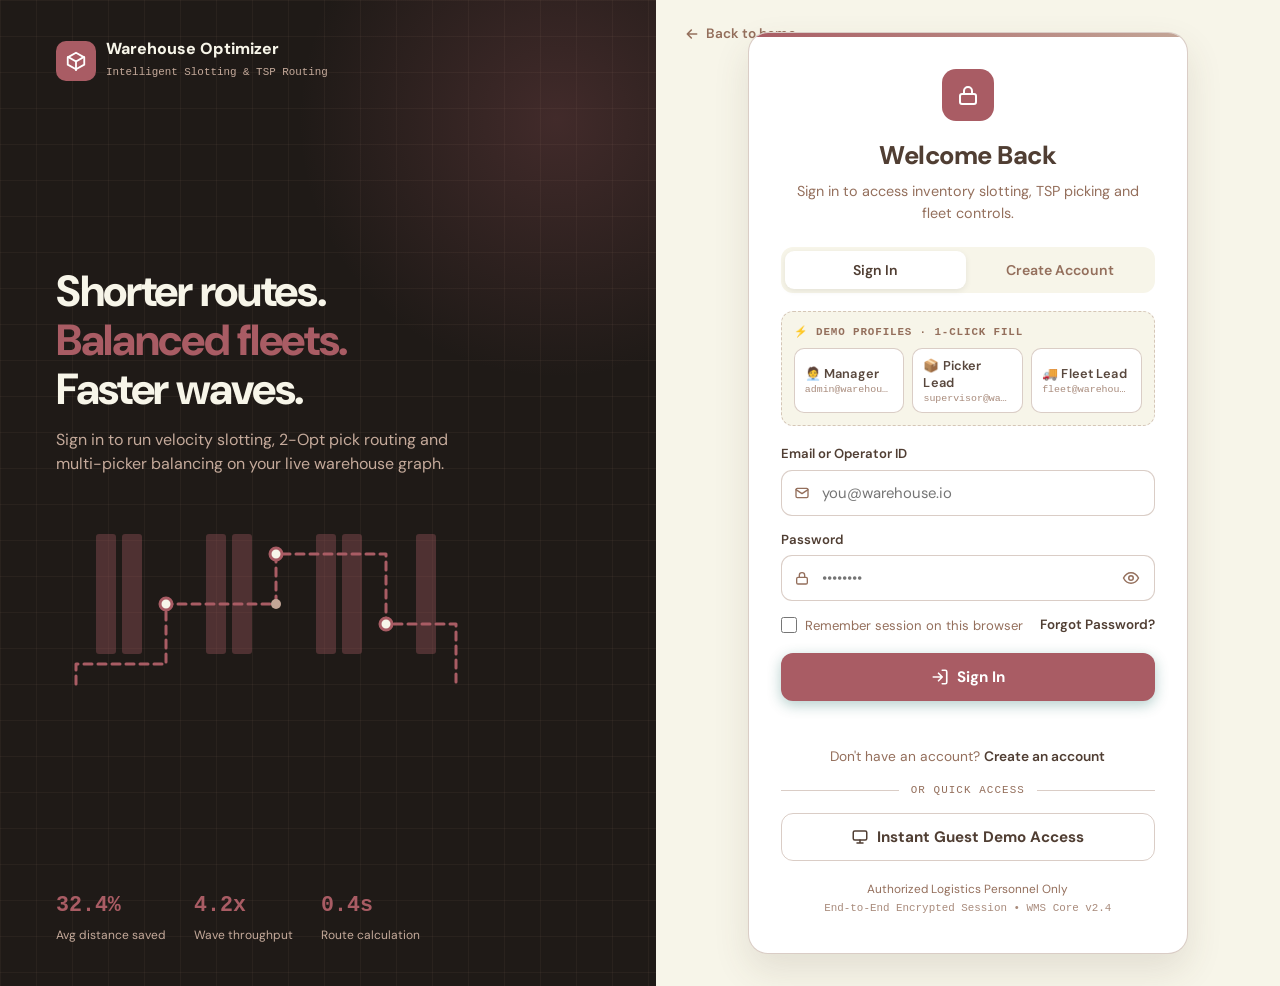
<file: frontend/layout.html>
<!DOCTYPE html>
<html lang="en">
<head>
  <meta charset="UTF-8">
  <meta name="viewport" content="width=device-width, initial-scale=1.0">
  <meta name="description" content="Intelligent Warehouse Layout Optimizer. Slot high-velocity SKUs closer to packing hub via Velocity (ABC) or Cube-per-Order Index (COI) strategies with interactive heat maps.">
  <title>Layout Optimizer | Warehouse Optimizer</title>
  <link rel="preconnect" href="https://fonts.googleapis.com">
  <link rel="preconnect" href="https://fonts.gstatic.com" crossorigin>
  <link href="https://fonts.googleapis.com/css2?family=DM+Sans:ital,opsz,wght@0,9..40,100..1000;1,9..40,100..1000&family=JetBrains+Mono:wght@400;500;700&display=swap" rel="stylesheet">
  <link rel="stylesheet" href="powerbi.css">
  <link rel="stylesheet" href="style.css">
  <script src="theme.js"></script>
  <script src="auth.js"></script>
  <script src="profile-settings.js"></script>
  <style>
    /* Dedicated Layout Optimizer Component Styles */
    :root {
      --heat-0: #F7F5E9;
      --heat-low: #E9C9BE;
      --heat-mid: #C3A697;
      --heat-high: #A87D77;
      --heat-peak: #A95C64;
      --rack-border: #946F5C;
    }

    .dark, [data-theme="dark"] {
      --heat-0: #2B2421;
      --heat-low: #3C332E;
      --heat-mid: #503E33;
      --heat-high: #946F5C;
      --heat-peak: #C9A188;
      --rack-border: #503E33;
    }

    .strategy-toggle-group {
      display: inline-flex;
      background: var(--bg);
      border: 1px solid var(--border);
      border-radius: 8px;
      padding: 3px;
      gap: 2px;
    }

    .strategy-btn {
      border: none;
      background: transparent;
      color: var(--text-muted);
      font-family: 'Plus Jakarta Sans', sans-serif;
      font-size: 0.82rem;
      font-weight: 600;
      padding: 0.45rem 0.9rem;
      border-radius: 6px;
      cursor: pointer;
      display: inline-flex;
      align-items: center;
      gap: 0.4rem;
      transition: all 0.2s ease;
    }

    .strategy-btn:hover {
      color: var(--text-main);
    }

    .strategy-btn[aria-pressed="true"] {
      background: var(--card-bg);
      color: var(--text-main);
      box-shadow: 0 1px 4px rgba(0, 0, 0, 0.12);
      border: 1px solid var(--border);
    }

    .strategy-btn:focus-visible,
    .btn:focus-visible,
    button:focus-visible {
      outline: 2px solid var(--success);
      outline-offset: 2px;
    }

    /* Heatmaps Side-by-Side Container */
    .heatmaps-card {
      background: var(--card-bg);
      border: 1px solid var(--border);
      border-radius: 12px;
      padding: 1.25rem;
      margin-bottom: 1.5rem;
      box-shadow: 0 2px 8px rgba(0, 0, 0, 0.04);
    }

    .heatmaps-header {
      display: flex;
      justify-content: space-between;
      align-items: center;
      flex-wrap: wrap;
      gap: 1rem;
      margin-bottom: 1rem;
      padding-bottom: 0.75rem;
      border-bottom: 1px solid var(--border);
    }

    .heatmaps-header h2 {
      font-size: 1.05rem;
      font-weight: 700;
      color: var(--text-main);
      margin: 0;
      display: flex;
      align-items: center;
      gap: 0.5rem;
    }

    .heatmap-legend {
      display: flex;
      align-items: center;
      gap: 0.5rem;
      font-size: 0.75rem;
      color: var(--text-muted);
    }

    .legend-bar {
      display: inline-flex;
      height: 10px;
      width: 140px;
      border-radius: 5px;
      background: linear-gradient(to right, var(--heat-0), var(--heat-low), var(--heat-mid), var(--heat-high), var(--heat-peak));
      border: 1px solid var(--border);
    }

    .heatmaps-grid {
      display: grid;
      grid-template-columns: 1fr 1fr;
      gap: 1.25rem;
    }

    .heatmap-panel {
      background: var(--bg);
      border: 1px solid var(--border);
      border-radius: 10px;
      padding: 0.85rem;
      position: relative;
    }

    .heatmap-panel-title {
      display: flex;
      justify-content: space-between;
      align-items: center;
      margin-bottom: 0.6rem;
      font-size: 0.82rem;
      font-weight: 700;
      color: var(--text-main);
      text-transform: uppercase;
      letter-spacing: 0.04em;
    }

    .heatmap-svg-container {
      width: 100%;
      height: auto;
      overflow: hidden;
      border-radius: 8px;
      background: var(--card-bg);
      border: 1px solid var(--border);
    }

    .heatmap-svg {
      width: 100%;
      height: auto;
      display: block;
    }

    /* Shelf SVG elements */
    .shelf-node {
      cursor: pointer;
      transition: transform 0.15s ease, filter 0.15s ease;
    }

    .shelf-node:hover {
      filter: brightness(1.12);
    }

    .shelf-node rect {
      transition: fill 0.3s ease, stroke 0.2s ease;
    }

    /* Heatmap Tooltip */
    .map-tooltip {
      position: absolute;
      z-index: 1000;
      pointer-events: none;
      background: rgba(18, 18, 20, 0.94);
      color: #ffffff;
      padding: 0.65rem 0.85rem;
      border-radius: 8px;
      font-size: 0.75rem;
      line-height: 1.35;
      box-shadow: 0 8px 24px rgba(0, 0, 0, 0.35);
      border: 1px solid rgba(255, 255, 255, 0.15);
      backdrop-filter: blur(8px);
      max-width: 240px;
      display: none;
      transform: translate(-50%, -115%);
    }

    .map-tooltip b {
      color: var(--heat-peak);
    }

    /* Moves Table Enhancements */
    .table-toolbar {
      display: flex;
      justify-content: space-between;
      align-items: center;
      flex-wrap: wrap;
      gap: 0.75rem;
      margin-bottom: 0.75rem;
    }

    .moves-counter {
      font-size: 0.8rem;
      color: var(--text-muted);
      font-weight: 500;
    }

    .effect-pill {
      font-family: 'JetBrains Mono', monospace;
      font-size: 0.75rem;
      font-weight: 700;
      padding: 0.2rem 0.5rem;
      border-radius: 4px;
      display: inline-flex;
      align-items: center;
      gap: 0.25rem;
    }

    .effect-positive {
      background: rgba(94, 122, 82, 0.16);
      color: var(--success);
      border: 1px solid rgba(94, 122, 82, 0.3);
    }

    .effect-negative {
      background: rgba(162, 74, 62, 0.16);
      color: var(--danger);
      border: 1px solid rgba(162, 74, 62, 0.3);
    }

    .effect-neutral {
      background: rgba(122, 122, 126, 0.12);
      color: var(--text-muted);
    }

    /* Modal Styling */
    .modal-overlay {
      position: fixed;
      inset: 0;
      background: rgba(0, 0, 0, 0.5);
      backdrop-filter: blur(4px);
      display: flex;
      align-items: center;
      justify-content: center;
      z-index: 99999;
      opacity: 0;
      pointer-events: none;
      transition: opacity 0.2s ease;
    }

    .modal-overlay.active {
      opacity: 1;
      pointer-events: auto;
    }

    .modal-box {
      background: var(--card-bg);
      border: 1px solid var(--border);
      border-radius: 14px;
      width: 90%;
      max-width: 480px;
      padding: 1.75rem;
      box-shadow: 0 16px 40px rgba(0, 0, 0, 0.3);
      transform: translateY(12px) scale(0.98);
      transition: transform 0.2s cubic-bezier(0.16, 1, 0.3, 1);
    }

    .modal-overlay.active .modal-box {
      transform: translateY(0) scale(1);
    }

    .modal-title {
      font-size: 1.15rem;
      font-weight: 700;
      color: var(--text-main);
      margin: 0 0 0.5rem 0;
      display: flex;
      align-items: center;
      gap: 0.5rem;
    }

    .modal-desc {
      font-size: 0.88rem;
      color: var(--text-secondary);
      line-height: 1.45;
      margin-bottom: 1.5rem;
    }

    .modal-actions {
      display: flex;
      justify-content: flex-end;
      gap: 0.75rem;
    }

    /* Floating Graph Toast */
    .graph-toast {
      position: fixed;
      bottom: 2rem;
      left: 50%;
      transform: translateX(-50%) translateY(100px);
      z-index: 100000;
      display: flex;
      align-items: center;
      gap: 0.65rem;
      padding: 0.75rem 1.25rem;
      border-radius: 9999px;
      background: rgba(18, 18, 20, 0.94);
      backdrop-filter: blur(12px);
      -webkit-backdrop-filter: blur(12px);
      color: #ffffff;
      font-size: 0.85rem;
      font-weight: 600;
      box-shadow: 0 10px 25px -5px rgba(0, 0, 0, 0.35);
      border: 1px solid rgba(255, 255, 255, 0.15);
      opacity: 0;
      pointer-events: none;
      transition: all 0.3s cubic-bezier(0.16, 1, 0.3, 1);
    }

    .graph-toast.show {
      transform: translateX(-50%) translateY(0);
      opacity: 1;
      pointer-events: auto;
    }

    .graph-toast.success {
      border-color: rgba(94, 122, 82, 0.6);
    }

    .graph-toast.success svg {
      color: var(--success);
    }

    .graph-toast.error {
      border-color: rgba(162, 74, 62, 0.6);
    }

    .graph-toast.error svg {
      color: var(--danger);
    }

    /* Responsive Queries */
    @media (max-width: 1024px) {
      .heatmaps-grid {
        grid-template-columns: 1fr;
      }
    }

    @media (max-width: 768px) {
      .page-header {
        flex-direction: column;
        align-items: flex-start;
        gap: 1rem;
      }
      .strategy-toggle-group {
        width: 100%;
        display: flex;
      }
      .strategy-btn {
        flex: 1;
        justify-content: center;
      }
    }

    @media (prefers-reduced-motion: reduce) {
      *, *::before, *::after {
        animation-duration: 0.01ms !important;
        animation-iteration-count: 1 !important;
        transition-duration: 0.01ms !important;
        scroll-behavior: auto !important;
      }
    }
  </style>
</head>
<body>

  <!-- Executive Topbar Navigation -->
  <header class="topbar">
    <div class="wrap">
      <div class="brand">
        <a href="landing.html" class="brand-icon" title="Landing Page" aria-label="Warehouse Optimizer home">
          <svg width="20" height="20" viewBox="0 0 24 24" fill="none" stroke="currentColor" stroke-width="2" stroke-linecap="round" stroke-linejoin="round"><path d="M21 8l-9-5-9 5v8l9 5 9-5V8z"/><path d="M3.3 7.5L12 12.5l8.7-5"/><path d="M12 22V12.5"/></svg>
        </a>
        <span><strong>Warehouse Optimizer</strong><small>INTELLIGENT SLOTTING &amp; TSP ROUTING</small></span>
      </div>
      <nav class="nav" aria-label="Manager navigation">
        <a href="index.html">Dashboard</a>
        <a href="products.html">Products</a>
        <a href="layout.html" class="active">Layout Optimizer</a>
        <a href="graph.html">Floorplan &amp; 3D Twin</a>
        <a href="order-picking.html">Order Picking</a>
        <a href="waves.html">Wave Picking</a>
        <a href="fleet.html">Fleet Balancing</a>
      </nav>
      <div class="user">
        <span class="avatar" id="avatar" title="Manager Profile &amp; Settings">AM</span>
        <span class="user-meta" id="userMeta" title="Manager Profile &amp; Settings"><b id="uname">Alex Morgan</b><span>Operations Manager</span></span>
        <button class="ib" id="logout" aria-label="Sign out" title="Sign out"><svg width="16" height="16" viewBox="0 0 24 24" fill="none" stroke="currentColor" stroke-width="2" stroke-linecap="round" stroke-linejoin="round"><path d="M9 21H5a2 2 0 01-2-2V5a2 2 0 012-2h4M16 17l5-5-5-5M21 12H9"/></svg></button>
        <button class="ib" id="theme" aria-label="Toggle theme"><svg width="16" height="16" viewBox="0 0 24 24" fill="none" stroke="currentColor" stroke-width="2" stroke-linecap="round" stroke-linejoin="round"><path d="M21 12.8A9 9 0 1111.2 3a7 7 0 009.8 9.8z"/></svg></button>
      </div>
    </div>
  </header>

  <div class="container">
    <!-- Header with Strategy Controls & Actions -->
    <div class="page-header">
      <div>
        <h1 class="page-title">Greedy Inventory Slotting Optimizer</h1>
        <p class="page-subtitle">Reallocate warehouse SKUs closer to the dispatch hub under capacity and safety constraints</p>
      </div>

      <div style="display: flex; gap: 0.75rem; flex-wrap: wrap; align-items: center;">
        <!-- Strategy Segmented Toggle -->
        <div class="strategy-toggle-group" role="radiogroup" aria-label="Slotting strategy selection">
          <button id="btn-strat-velocity" class="strategy-btn" role="radio" aria-checked="true" aria-pressed="true" onclick="setSlottingStrategy('velocity')">
            <svg width="14" height="14" viewBox="0 0 24 24" fill="none" stroke="currentColor" stroke-width="2.5" stroke-linecap="round" stroke-linejoin="round"><polyline points="22 12 18 12 15 21 9 3 6 12 2 12"/></svg>
            Velocity (ABC)
          </button>
          <button id="btn-strat-coi" class="strategy-btn" role="radio" aria-checked="false" aria-pressed="false" onclick="setSlottingStrategy('coi')">
            <svg width="14" height="14" viewBox="0 0 24 24" fill="none" stroke="currentColor" stroke-width="2.5" stroke-linecap="round" stroke-linejoin="round"><rect x="3" y="3" width="18" height="18" rx="2" ry="2"/><line x1="3" y1="9" x2="21" y2="9"/><line x1="9" y1="21" x2="9" y2="9"/></svg>
            COI (volume &divide; velocity)
          </button>
          <button id="btn-strat-affinity" class="strategy-btn" role="radio" aria-checked="false" aria-pressed="false" onclick="setSlottingStrategy('affinity')">
            <svg width="14" height="14" viewBox="0 0 24 24" fill="none" stroke="currentColor" stroke-width="2.5" stroke-linecap="round" stroke-linejoin="round"><path d="M6 2L3 6v14a2 2 0 0 0 2 2h14a2 2 0 0 0 2-2V6l-3-4z"/><line x1="3" y1="6" x2="21" y2="6"/><path d="M16 10a4 4 0 0 1-8 0"/></svg>
            Market Basket (AI Affinity)
          </button>
        </div>

        <!-- Action Buttons -->
        <button id="btn-undo" class="btn btn-warning" onclick="handleUndoLayout()" style="display: none;" title="Revert to snapshot before last layout optimization">
          <svg width="16" height="16" viewBox="0 0 24 24" fill="none" stroke="currentColor" stroke-width="2.5" stroke-linecap="round" stroke-linejoin="round"><polyline points="1 4 1 10 7 10"/><path d="M3.51 15a9 9 0 1 0 2.13-9.36L1 10"/></svg>
          Undo last layout
        </button>

        <button id="btn-apply" class="btn btn-success" onclick="promptApplyLayout()" disabled title="Commit optimized shelf assignments to database">
          <svg width="16" height="16" viewBox="0 0 24 24" fill="none" stroke="currentColor" stroke-width="2.5" stroke-linecap="round" stroke-linejoin="round"><path d="M19 21H5a2 2 0 0 1-2-2V5a2 2 0 0 1 2-2h11l5 5v11a2 2 0 0 1-2 2z"/><polyline points="17 21 17 13 7 13 7 21"/><polyline points="7 3 7 8 15 8"/></svg>
          Apply optimized layout
        </button>
      </div>
    </div>

    <!-- Active Strategy Concept Tag -->
    <div class="concept-tag" id="strategy-explanation">
      <svg width="18" height="18" viewBox="0 0 24 24" fill="none" stroke="currentColor" stroke-width="2" stroke-linecap="round" stroke-linejoin="round">
        <circle cx="12" cy="12" r="10"></circle>
        <line x1="12" y1="16" x2="12" y2="12"></line>
        <line x1="12" y1="8" x2="12.01" y2="8"></line>
      </svg>
      <div id="strategy-text">
        <strong>Strategy: Pareto ABC Velocity</strong> &bull;
        High-velocity SKUs (Tier A: top 80% pick volume) are allocated to storage shelves nearest to the dispatch hub.
        Corridor routing: same corridor = |&Delta;y|; different corridors = min(front cross-aisle, back cross-aisle).
        Shelf capacity &le; 5 SKUs, Fragile and Heavy categories strictly segregated.
      </div>
    </div>

    <!-- 4 KPI Cards -->
    <div class="stats-grid" id="kpi-grid">
      <div class="stat-card">
        <div class="stat-label">Current Travel Index</div>
        <div class="stat-value" id="kpi-travel-before">0.00 <small style="font-size:0.55em; color:var(--text-muted);">km/wk</small></div>
        <div class="stat-desc">&Sigma; (picks &times; 2 &times; hub dist) &divide; 1000</div>
      </div>

      <div class="stat-card highlight">
        <div class="stat-label">Proposed Travel Index</div>
        <div class="stat-value" id="kpi-travel-after">0.00 <small style="font-size:0.55em; color:var(--text-muted);">km/wk</small></div>
        <div class="stat-desc" id="kpi-travel-saved-desc">Optimized weekly travel demand</div>
      </div>

      <div class="stat-card success">
        <div class="stat-label">Travel Reduction</div>
        <div class="stat-value" id="kpi-reduction" style="color: var(--success);">0.0%</div>
        <div class="stat-desc" id="kpi-km-saved-badge" style="font-weight: 600; color: var(--success);">+0.00 km/week saved</div>
      </div>

      <div class="stat-card violet">
        <div class="stat-label">SKUs to Re-slot</div>
        <div class="stat-value" id="kpi-skus-moved">0</div>
        <div class="stat-desc" id="kpi-skus-desc">0 of 60 items reallocated</div>
      </div>
    </div>

    <!-- Dual Floor Heat Maps (Side-by-Side Before & After) -->
    <div class="heatmaps-card">
      <div class="heatmaps-header">
        <h2>
          <svg width="18" height="18" viewBox="0 0 24 24" fill="none" stroke="currentColor" stroke-width="2" stroke-linecap="round" stroke-linejoin="round">
            <rect x="3" y="3" width="18" height="18" rx="2" ry="2"></rect>
            <path d="M3 9h18"></path>
            <path d="M9 21V9"></path>
          </svg>
          Floorplan Pick Velocity Heatmaps
        </h2>
        <div class="heatmap-legend" aria-label="Heatmap scale legend">
          <span>0 picks</span>
          <div class="legend-bar" role="img" aria-label="Color scale: cool gray (low) to deep olive and amber (high picks)"></div>
          <span>300+ picks/wk</span>
        </div>
      </div>

      <div class="heatmaps-grid">
        <!-- Current Floor Map -->
        <div class="heatmap-panel" id="panel-current">
          <div class="heatmap-panel-title">
            <span>Current Floor Layout</span>
            <span class="badge" id="badge-current-picks">Current Picks</span>
          </div>
          <div class="heatmap-svg-container" id="container-map-current">
            <svg id="svg-map-current" class="heatmap-svg" viewBox="0 0 780 480" preserveAspectRatio="xMidYMid meet" role="img" aria-label="Current floor heat map showing shelf velocity and SKU counts"></svg>
          </div>
        </div>

        <!-- Proposed Floor Map -->
        <div class="heatmap-panel" id="panel-proposed">
          <div class="heatmap-panel-title">
            <span>Proposed Floor Layout</span>
            <span class="badge badge-success" id="badge-proposed-picks">Optimized Allocation</span>
          </div>
          <div class="heatmap-svg-container" id="container-map-proposed">
            <svg id="svg-map-proposed" class="heatmap-svg" viewBox="0 0 780 480" preserveAspectRatio="xMidYMid meet" role="img" aria-label="Proposed floor heat map showing optimized shelf velocity and SKU counts"></svg>
          </div>
        </div>
      </div>
    </div>

    <!-- Market Basket Affinity Insights Card (Visible in Affinity Mode) -->
    <div class="card" id="card-affinity-insights" style="display: none; margin-bottom: 1.5rem; border-left: 4px solid var(--accent, #A95C64);">
      <div style="display: flex; justify-content: space-between; align-items: flex-start; flex-wrap: wrap; gap: 1rem; margin-bottom: 1.25rem;">
        <div>
          <div style="display: flex; align-items: center; gap: 0.5rem;">
            <span class="badge" style="background: rgba(169, 92, 100, 0.15); color: var(--primary, #A95C64); font-weight: 700;">AI MARKET BASKET MINING</span>
            <span class="badge badge-success" id="affinity-coloc-badge">0% Co-Located</span>
          </div>
          <h2 style="font-size: 1.2rem; font-weight: 800; margin: 0.35rem 0 0.2rem 0;">Product Co-Affinity &amp; Association Rules</h2>
          <p style="font-size: 0.85rem; color: var(--text-muted); margin: 0;">Frequently co-ordered items are clustered and assigned to identical or adjacent bays to minimize picker trip hops.</p>
        </div>
        <div style="display: flex; gap: 0.75rem; flex-wrap: wrap;">
          <div class="stat-card" style="padding: 0.6rem 1rem; min-width: 110px;">
            <div class="stat-label" style="font-size: 0.7rem;">Pairs Mined</div>
            <div class="stat-value" id="stat-mined-pairs" style="font-size: 1.2rem;">0</div>
          </div>
          <div class="stat-card" style="padding: 0.6rem 1rem; min-width: 110px;">
            <div class="stat-label" style="font-size: 0.7rem;">Bundles Formed</div>
            <div class="stat-value" id="stat-bundles-count" style="font-size: 1.2rem;">0</div>
          </div>
          <div class="stat-card success" style="padding: 0.6rem 1rem; min-width: 120px;">
            <div class="stat-label" style="font-size: 0.7rem;">Hop Savings</div>
            <div class="stat-value" id="stat-hop-savings" style="font-size: 1.2rem; color: var(--success);">0%</div>
          </div>
        </div>
      </div>

      <!-- Top Association Rules Table -->
      <div class="table-responsive">
        <table style="font-size: 0.85rem;">
          <thead>
            <tr>
              <th>Co-Ordered Product Pair</th>
              <th>Co-Purchases</th>
              <th>Support</th>
              <th>Confidence</th>
              <th>Lift Score</th>
              <th>Bay Placement Status</th>
            </tr>
          </thead>
          <tbody id="affinity-pairs-tbody">
            <tr>
              <td colspan="6" style="text-align: center; color: var(--text-muted); padding: 1.5rem;">
                Mining market basket associations...
              </td>
            </tr>
          </tbody>
        </table>
      </div>
    </div>

    <!-- Planned Moves Table Card -->
    <div class="card">
      <div class="table-toolbar">
        <div>
          <div class="card-title" style="margin: 0;">Planned Moves Schedule</div>
          <div class="moves-counter" id="moves-counter-label">Evaluating optimal moves...</div>
        </div>
        <div style="display: flex; gap: 0.5rem; align-items: center;">
          <button id="btn-toggle-view" class="btn btn-secondary" onclick="toggleShowAllMoves()" style="padding: 0.35rem 0.75rem; font-size: 0.8rem;">
            Show all
          </button>
        </div>
      </div>

      <div class="table-responsive">
        <table id="planned-moves-table">
          <thead>
            <tr>
              <th>SKU</th>
              <th>Product Name</th>
              <th>Tier</th>
              <th>Picks / Wk</th>
              <th id="th-vol-coi" style="display: none;">Vol &bull; COI</th>
              <th>Move Path</th>
              <th>Hub Distance (Before &rarr; After)</th>
              <th style="text-align: right;">Weekly Effect</th>
            </tr>
          </thead>
          <tbody id="planned-moves-tbody">
            <tr>
              <td colspan="8" style="text-align: center; color: var(--text-muted); padding: 3rem;">
                Loading warehouse slotting plan...
              </td>
            </tr>
          </tbody>
        </table>
      </div>
    </div>
  </div>

  <!-- Shared Hover Tooltip -->
  <div id="heatmap-tooltip" class="map-tooltip" role="tooltip"></div>

  <!-- Confirmation Modal -->
  <div class="modal-overlay" id="confirm-modal" role="dialog" aria-modal="true" aria-labelledby="modal-title" onclick="if(event.target === this) closeConfirmModal()">
    <div class="modal-box">
      <h3 class="modal-title" id="modal-title">
        <svg width="20" height="20" viewBox="0 0 24 24" fill="none" stroke="currentColor" stroke-width="2.5" stroke-linecap="round" stroke-linejoin="round" style="color: var(--success);"><path d="M19 21H5a2 2 0 0 1-2-2V5a2 2 0 0 1 2-2h11l5 5v11a2 2 0 0 1-2 2z"/><polyline points="17 21 17 13 7 13 7 21"/><polyline points="7 3 7 8 15 8"/></svg>
        Confirm Layout Application
      </h3>
      <p class="modal-desc" id="modal-desc">
        Are you sure you want to apply this re-slotting plan?
      </p>
      <div style="background: var(--bg); border: 1px solid var(--border); border-radius: 8px; padding: 0.75rem 1rem; margin-bottom: 1.25rem; font-size: 0.8rem; color: var(--text-muted);">
        <strong style="color: var(--text-main);">Automatic Snapshot:</strong> A complete backup of the current shelf assignments will be recorded in the audit trail. You can revert this change at any time via "Undo last layout".
      </div>
      <div class="modal-actions">
        <button class="btn btn-secondary" onclick="closeConfirmModal()">Cancel</button>
        <button id="btn-modal-confirm" class="btn btn-success" onclick="commitApplyLayout()">
          Confirm &amp; Apply
        </button>
      </div>
    </div>
  </div>

  <!-- Floating Toast Notification -->
  <div id="toast" class="graph-toast" role="status" aria-live="polite">
    <svg width="18" height="18" viewBox="0 0 24 24" fill="none" stroke="currentColor" stroke-width="2.5" stroke-linecap="round" stroke-linejoin="round"><polyline points="20 6 9 17 4 12"/></svg>
    <span id="toast-text">Message</span>
  </div>

  <footer class="app-footer">
    <div class="container" style="margin: 0 auto;">
      Warehouse Layout &amp; Order Picking Optimizer &bull; High-Performance Graph Routing Engine
    </div>
  </footer>

  <script>
    // State Management
    let currentStrategy = 'velocity';
    let currentAssignments = [];
    let currentSummary = null;
    let showAllMoves = false;
    let canUndo = false;

    // Toast Helper
    function showToast(text, type = 'success') {
      const toast = document.getElementById('toast');
      const toastText = document.getElementById('toast-text');
      toast.className = `graph-toast ${type} show`;
      toastText.textContent = text;
      clearTimeout(toast._timeout);
      toast._timeout = setTimeout(() => {
        toast.classList.remove('show');
      }, 4000);
    }

    // Modal Control & Keyboard Dismissal
    function openConfirmModal() {
      const modal = document.getElementById('confirm-modal');
      modal.classList.add('active');
      document.getElementById('btn-modal-confirm').focus();
    }

    function closeConfirmModal() {
      const modal = document.getElementById('confirm-modal');
      modal.classList.remove('active');
    }

    window.addEventListener('keydown', (e) => {
      if (e.key === 'Escape') {
        closeConfirmModal();
      }
    });

    // Strategy Selection (Recalculates without full page reload)
    function setSlottingStrategy(strategy) {
      if (currentStrategy === strategy) return;
      currentStrategy = strategy;

      const btnVelocity = document.getElementById('btn-strat-velocity');
      const btnCoi = document.getElementById('btn-strat-coi');
      const btnAffinity = document.getElementById('btn-strat-affinity');
      const strategyText = document.getElementById('strategy-text');
      const thVolCoi = document.getElementById('th-vol-coi');
      const cardAffinity = document.getElementById('card-affinity-insights');

      [btnVelocity, btnCoi, btnAffinity].forEach(b => {
        if (b) {
          b.setAttribute('aria-pressed', 'false');
          b.setAttribute('aria-checked', 'false');
        }
      });

      if (strategy === 'affinity') {
        if (btnAffinity) {
          btnAffinity.setAttribute('aria-pressed', 'true');
          btnAffinity.setAttribute('aria-checked', 'true');
        }
        thVolCoi.style.display = 'none';
        if (cardAffinity) cardAffinity.style.display = 'block';
        strategyText.innerHTML = `
          <strong>Strategy: Market Basket &amp; Co-Affinity Slotting</strong> &bull;
          Items frequently ordered together in the same basket are mined via Apriori rules and slotted on identical or adjacent bays.
          Reduces multi-stop cross-aisle travel while strictly enforcing shelf capacities and hazard segregation.
        `;
      } else if (strategy === 'coi') {
        if (btnCoi) {
          btnCoi.setAttribute('aria-pressed', 'true');
          btnCoi.setAttribute('aria-checked', 'true');
        }
        thVolCoi.style.display = 'table-cell';
        if (cardAffinity) cardAffinity.style.display = 'none';
        strategyText.innerHTML = `
          <strong>Strategy: Cube-per-Order Index (COI)</strong> &bull;
          Products sorted by volume &divide; pick velocity (ascending). High-frequency compact items are prioritized for closest shelves.
          Corridor routing: same corridor = |&Delta;y|; different corridors = min(front cross-aisle, back cross-aisle).
          Shelf capacity &le; 5 SKUs, Fragile and Heavy categories strictly segregated.
        `;
      } else {
        if (btnVelocity) {
          btnVelocity.setAttribute('aria-pressed', 'true');
          btnVelocity.setAttribute('aria-checked', 'true');
        }
        thVolCoi.style.display = 'none';
        if (cardAffinity) cardAffinity.style.display = 'none';
        strategyText.innerHTML = `
          <strong>Strategy: Pareto ABC Velocity</strong> &bull;
          High-velocity SKUs (Tier A: top 80% pick volume) are allocated to storage shelves nearest to the dispatch hub.
          Corridor routing: same corridor = |&Delta;y|; different corridors = min(front cross-aisle, back cross-aisle).
          Shelf capacity &le; 5 SKUs, Fragile and Heavy categories strictly segregated.
        `;
      }

      fetchOptimizationData();
    }

    // Toggle Show Top 12 vs Show All
    function toggleShowAllMoves() {
      showAllMoves = !showAllMoves;
      const btn = document.getElementById('btn-toggle-view');
      btn.textContent = showAllMoves ? 'Show top 12' : 'Show all';
      renderMovesTable();
    }

    // Render Market Basket Co-Affinity Insights
    function renderAffinityInsights(affinityMetrics) {
      const card = document.getElementById('card-affinity-insights');
      if (!card) return;
      if (currentStrategy !== 'affinity' || !affinityMetrics || !affinityMetrics.top_pairs) {
        card.style.display = 'none';
        return;
      }
      card.style.display = 'block';

      document.getElementById('stat-mined-pairs').textContent = affinityMetrics.total_pairs_mined || 0;
      document.getElementById('stat-bundles-count').textContent = affinityMetrics.bundles_formed || 0;
      document.getElementById('stat-hop-savings').textContent = `+${affinityMetrics.estimated_hop_savings_pct || 0}%`;
      document.getElementById('affinity-coloc-badge').textContent = `${affinityMetrics.co_location_rate_pct || 0}% Co-Located`;

      const tbody = document.getElementById('affinity-pairs-tbody');
      if (!tbody) return;

      const pairs = affinityMetrics.top_pairs || [];
      if (pairs.length === 0) {
        tbody.innerHTML = `<tr><td colspan="6" style="text-align:center; padding:1.5rem; color:var(--text-muted);">No association pairs mined above support threshold.</td></tr>`;
        return;
      }

      tbody.innerHTML = pairs.slice(0, 8).map(p => {
        let placementBadge = '<span class="badge" style="color:var(--text-muted);">Cross-Bay</span>';
        if (p.is_same_shelf) {
          placementBadge = `<span class="badge badge-success" style="font-weight:700;">★ Same Bay S-${p.shelf_1}</span>`;
        } else if (p.is_adjacent) {
          placementBadge = `<span class="badge badge-primary" style="font-weight:700;">Adjacent S-${p.shelf_1} &amp; S-${p.shelf_2}</span>`;
        }

        return `
          <tr>
            <td>
              <div style="font-weight:700; color:var(--text-main);">
                ${p.product_name_1} <span style="color:var(--primary); margin:0 4px;">🔗</span> ${p.product_name_2}
              </div>
              <small style="color:var(--text-muted); font-family:'JetBrains Mono',monospace;">${p.sku_1} (${p.category_1}) &bull; ${p.sku_2} (${p.category_2})</small>
            </td>
            <td><strong>${p.co_occurrence_count} orders</strong></td>
            <td>${(p.support * 100).toFixed(1)}%</td>
            <td><strong>${(p.confidence * 100).toFixed(0)}%</strong></td>
            <td><span class="badge" style="background:rgba(217,136,80,0.15); color:#D98850; font-weight:700;">${p.lift}x</span></td>
            <td>${placementBadge}</td>
          </tr>
        `;
      }).join('');
    }

    // Fetch Layout Optimization Data from Backend
    async function fetchOptimizationData() {
      try {
        const token = typeof getAuthToken === 'function' ? getAuthToken() : null;
        const headers = { 'Content-Type': 'application/json' };
        if (token) headers['Authorization'] = `Bearer ${token}`;

        const res = await fetch(`/api/layout/optimize?strategy=${currentStrategy}`, {
          method: 'GET',
          headers: headers
        });

        if (!res.ok) {
          throw new Error(`HTTP ${res.status}: Failed to calculate layout`);
        }

        const data = await res.json();
        currentAssignments = data.assignments || [];
        currentSummary = data.summary || {};
        canUndo = Boolean(data.can_undo);

        updateHeaderActions();
        renderKPIs();
        renderAffinityInsights(currentSummary.affinity_metrics);
        renderFloorHeatmaps(currentSummary.shelf_heatmaps || []);
        renderMovesTable();
      } catch (err) {
        console.error('Error fetching layout data:', err);
        showToast(err.message || 'Error calculating layout optimization', 'error');
      }
    }

    // Update Header Buttons State
    function updateHeaderActions() {
      const btnApply = document.getElementById('btn-apply');
      const btnUndo = document.getElementById('btn-undo');

      const movedCount = currentSummary ? currentSummary.moved_count : 0;
      btnApply.disabled = (movedCount === 0);

      if (canUndo) {
        btnUndo.style.display = 'inline-flex';
      } else {
        btnUndo.style.display = 'none';
      }
    }

    // Render 4 KPI Cards
    function renderKPIs() {
      if (!currentSummary) return;

      const travelBefore = currentSummary.travel_index_before || 0;
      const travelAfter = currentSummary.travel_index_after || 0;
      const kmSaved = currentSummary.km_saved_per_week || 0;
      const reduction = currentSummary.reduction_pct || 0;
      const movedCount = currentSummary.moved_count || 0;
      const totalCount = currentSummary.total_products || 0;

      document.getElementById('kpi-travel-before').innerHTML = `${travelBefore.toFixed(2)} <small style="font-size:0.55em; color:var(--text-muted);">km/wk</small>`;
      document.getElementById('kpi-travel-after').innerHTML = `${travelAfter.toFixed(2)} <small style="font-size:0.55em; color:var(--text-muted);">km/wk</small>`;
      
      const kpiRed = document.getElementById('kpi-reduction');
      kpiRed.textContent = `${reduction.toFixed(1)}%`;
      
      const kmBadge = document.getElementById('kpi-km-saved-badge');
      kmBadge.textContent = `+${kmSaved.toFixed(2)} km/week saved`;
      
      document.getElementById('kpi-travel-saved-desc').textContent = `${kmSaved.toFixed(2)} km weekly travel saved`;
      document.getElementById('kpi-skus-moved').textContent = movedCount;
      document.getElementById('kpi-skus-desc').textContent = `${movedCount} of ${totalCount} items reallocated`;
    }

    // Compute Shelf Heat Color based on Weekly Picks
    function getHeatColor(picks) {
      const p = Number(picks || 0);
      if (p <= 0) return 'var(--heat-0)';
      if (p < 50) return 'var(--heat-low)';
      if (p < 150) return 'var(--heat-mid)';
      if (p < 300) return 'var(--heat-high)';
      return 'var(--heat-peak)';
    }

    function getShelfTextColor(picks) {
      const p = Number(picks || 0);
      return (p >= 150) ? '#ffffff' : 'var(--text-main)';
    }

    // Render Dual Floor Heatmaps (Current vs Proposed)
    function renderFloorHeatmaps(shelves) {
      renderSVGFloorMap('svg-map-current', shelves, 'current');
      renderSVGFloorMap('svg-map-proposed', shelves, 'proposed');
    }

    function renderSVGFloorMap(svgId, shelves, mode) {
      const svg = document.getElementById(svgId);
      if (!svg) return;
      svg.innerHTML = '';

      // Grid Dimensions and Background
      const width = 780;
      const height = 480;

      // 1. Grid Pattern & Corridors
      const defs = document.createElementNS('http://www.w3.org/2000/svg', 'defs');
      defs.innerHTML = `
        <pattern id="grid-${mode}" width="20" height="20" patternUnits="userSpaceOnUse">
          <path d="M 20 0 L 0 0 0 20" fill="none" stroke="currentColor" stroke-opacity="0.04" stroke-width="1"/>
        </pattern>
      `;
      svg.appendChild(defs);

      const gridRect = document.createElementNS('http://www.w3.org/2000/svg', 'rect');
      gridRect.setAttribute('width', width);
      gridRect.setAttribute('height', height);
      gridRect.setAttribute('fill', `url(#grid-${mode})`);
      svg.appendChild(gridRect);

      // 2. Walkable Corridor Lines (Aisles & Cross-aisles)
      const corridorGroup = document.createElementNS('http://www.w3.org/2000/svg', 'g');
      corridorGroup.setAttribute('stroke', 'currentColor');
      corridorGroup.setAttribute('stroke-opacity', '0.12');
      corridorGroup.setAttribute('stroke-width', '16');
      corridorGroup.setAttribute('stroke-linecap', 'round');
      corridorGroup.setAttribute('stroke-linejoin', 'round');

      // Vertical Aisle corridors: x = 220, 380, 540, 700
      [220, 380, 540, 700].forEach(x => {
        const line = document.createElementNS('http://www.w3.org/2000/svg', 'line');
        line.setAttribute('x1', x);
        line.setAttribute('y1', 75);
        line.setAttribute('x2', x);
        line.setAttribute('y2', 435);
        corridorGroup.appendChild(line);
      });

      // Horizontal Cross-aisles: y = 80 (front), y = 290 (mid), y = 430 (back)
      [80, 290, 430].forEach(y => {
        const line = document.createElementNS('http://www.w3.org/2000/svg', 'line');
        line.setAttribute('x1', 220);
        line.setAttribute('y1', y);
        line.setAttribute('x2', 700);
        line.setAttribute('y2', y);
        corridorGroup.appendChild(line);
      });

      // Dispatch Corridor connecting Packing Hub (80, 260) to Aisle 1 (220, 220-290)
      const dispatchLine = document.createElementNS('http://www.w3.org/2000/svg', 'path');
      dispatchLine.setAttribute('d', 'M 80 260 L 220 260');
      dispatchLine.setAttribute('stroke', 'var(--success)');
      dispatchLine.setAttribute('stroke-opacity', '0.25');
      dispatchLine.setAttribute('stroke-width', '12');
      corridorGroup.appendChild(dispatchLine);

      svg.appendChild(corridorGroup);

      // 3. Render Packing Hub (Shelf 1 at x=80, y=260)
      const hubGroup = document.createElementNS('http://www.w3.org/2000/svg', 'g');
      hubGroup.setAttribute('transform', 'translate(45, 225)');

      const hubRect = document.createElementNS('http://www.w3.org/2000/svg', 'rect');
      hubRect.setAttribute('width', '70');
      hubRect.setAttribute('height', '70');
      hubRect.setAttribute('rx', '10');
      hubRect.setAttribute('fill', 'var(--card-bg)');
      hubRect.setAttribute('stroke', 'var(--success)');
      hubRect.setAttribute('stroke-width', '2.5');
      hubGroup.appendChild(hubRect);

      const hubText1 = document.createElementNS('http://www.w3.org/2000/svg', 'text');
      hubText1.setAttribute('x', '35');
      hubText1.setAttribute('y', '32');
      hubText1.setAttribute('text-anchor', 'middle');
      hubText1.setAttribute('font-family', 'Plus Jakarta Sans, sans-serif');
      hubText1.setAttribute('font-size', '10');
      hubText1.setAttribute('font-weight', '800');
      hubText1.setAttribute('fill', 'var(--success)');
      hubText1.textContent = 'DISPATCH';
      hubGroup.appendChild(hubText1);

      const hubText2 = document.createElementNS('http://www.w3.org/2000/svg', 'text');
      hubText2.setAttribute('x', '35');
      hubText2.setAttribute('y', '48');
      hubText2.setAttribute('text-anchor', 'middle');
      hubText2.setAttribute('font-family', 'Plus Jakarta Sans, sans-serif');
      hubText2.setAttribute('font-size', '9');
      hubText2.setAttribute('font-weight', '600');
      hubText2.setAttribute('fill', 'var(--text-muted)');
      hubText2.textContent = 'HUB #1';
      hubGroup.appendChild(hubText2);

      svg.appendChild(hubGroup);

      // 4. Render Storage Shelves
      const tooltip = document.getElementById('heatmap-tooltip');

      shelves.forEach(shelf => {
        const isCurrent = (mode === 'current');
        const picks = isCurrent ? shelf.current_picks : shelf.proposed_picks;
        const count = isCurrent ? shelf.current_count : shelf.proposed_count;
        const skus = isCurrent ? shelf.current_skus : shelf.proposed_skus;

        const g = document.createElementNS('http://www.w3.org/2000/svg', 'g');
        g.classList.add('shelf-node');
        g.setAttribute('tabindex', '0');
        g.setAttribute('role', 'button');
        g.setAttribute('aria-label', `Shelf ${shelf.shelf_id}: ${picks} picks per week, ${count} SKUs`);

        const rx = shelf.x - 38;
        const ry = shelf.y - 22;

        // Shelf background rect
        const rect = document.createElementNS('http://www.w3.org/2000/svg', 'rect');
        rect.setAttribute('x', rx);
        rect.setAttribute('y', ry);
        rect.setAttribute('width', '76');
        rect.setAttribute('height', '44');
        rect.setAttribute('rx', '8');
        rect.setAttribute('fill', getHeatColor(picks));
        rect.setAttribute('stroke', 'var(--rack-border)');
        rect.setAttribute('stroke-width', '1.5');
        g.appendChild(rect);

        // Shelf ID label
        const txtId = document.createElementNS('http://www.w3.org/2000/svg', 'text');
        txtId.setAttribute('x', shelf.x);
        txtId.setAttribute('y', shelf.y - 4);
        txtId.setAttribute('text-anchor', 'middle');
        txtId.setAttribute('font-family', 'Plus Jakarta Sans, sans-serif');
        txtId.setAttribute('font-size', '11');
        txtId.setAttribute('font-weight', '700');
        txtId.setAttribute('fill', getShelfTextColor(picks));
        txtId.textContent = `Shelf ${shelf.shelf_id}`;
        g.appendChild(txtId);

        // SKU count badge text
        const txtSkus = document.createElementNS('http://www.w3.org/2000/svg', 'text');
        txtSkus.setAttribute('x', shelf.x);
        txtSkus.setAttribute('y', shelf.y + 12);
        txtSkus.setAttribute('text-anchor', 'middle');
        txtSkus.setAttribute('font-family', 'JetBrains Mono, monospace');
        txtSkus.setAttribute('font-size', '9.5');
        txtSkus.setAttribute('font-weight', '600');
        txtSkus.setAttribute('fill', getShelfTextColor(picks));
        txtSkus.setAttribute('opacity', '0.9');
        txtSkus.textContent = `${count} SKU${count === 1 ? '' : 's'}`;
        g.appendChild(txtSkus);

        // Interactive Tooltip Events
        g.addEventListener('mouseenter', (e) => {
          tooltip.style.display = 'block';
          tooltip.innerHTML = `
            <div style="font-weight:700; font-size:0.85rem; margin-bottom:0.25rem;">Shelf #${shelf.shelf_id}</div>
            <div>Weekly Picks: <b>${picks} units</b></div>
            <div>Slotted Items: <b>${count} / ${shelf.capacity} cap</b></div>
            <div>Hub Distance: <b>${shelf.distance_to_packing}m</b></div>
            <div style="margin-top:0.35rem; font-size:0.7rem; color:#94a3b8; border-top:1px solid rgba(255,255,255,0.1); padding-top:0.25rem;">
              ${skus && skus.length ? skus.slice(0, 4).join(', ') + (skus.length > 4 ? ` +${skus.length - 4} more` : '') : 'No SKUs slotted'}
            </div>
          `;
        });

        g.addEventListener('mousemove', (e) => {
          tooltip.style.left = `${e.pageX}px`;
          tooltip.style.top = `${e.pageY - 10}px`;
        });

        g.addEventListener('mouseleave', () => {
          tooltip.style.display = 'none';
        });

        svg.appendChild(g);
      });
    }

    // Render Planned Moves Table
    function renderMovesTable() {
      const tbody = document.getElementById('planned-moves-tbody');
      const counterLabel = document.getElementById('moves-counter-label');
      const isCoi = (currentStrategy === 'coi');

      if (!currentAssignments || currentAssignments.length === 0) {
        tbody.innerHTML = `
          <tr>
            <td colspan="${isCoi ? 8 : 7}" style="text-align: center; color: var(--text-muted); padding: 3rem;">
              No SKU records available.
            </td>
          </tr>
        `;
        counterLabel.textContent = '0 SKUs analyzed';
        return;
      }

      // Filter only moves that changed shelf or show all products if none moved
      const movedItems = currentAssignments.filter(a => a.is_moved);
      const totalMoved = movedItems.length;

      if (totalMoved === 0) {
        tbody.innerHTML = `
          <tr>
            <td colspan="${isCoi ? 8 : 7}" style="text-align: center; color: var(--success); padding: 3rem; font-weight: 600;">
              <svg width="24" height="24" viewBox="0 0 24 24" fill="none" stroke="currentColor" stroke-width="2" stroke-linecap="round" stroke-linejoin="round" style="vertical-align: middle; margin-right: 0.5rem;"><path d="M22 11.08V12a10 10 0 1 1-5.93-9.14"></path><polyline points="22 4 12 14.01 9 11.01"></polyline></svg>
              Layout is already optimal. No SKU reallocations required.
            </td>
          </tr>
        `;
        counterLabel.textContent = '0 moves required (layout is optimal)';
        return;
      }

      const displayItems = showAllMoves ? movedItems : movedItems.slice(0, 12);
      counterLabel.textContent = `Showing ${displayItems.length} of ${totalMoved} planned moves`;

      tbody.innerHTML = '';
      displayItems.forEach(item => {
        const tr = document.createElement('tr');

        // Tier Badge
        let tierColor = 'var(--text-muted)';
        if (item.tier === 'A') tierColor = 'var(--success)';
        else if (item.tier === 'B') tierColor = 'var(--info)';

        // Weekly Effect Pill (+km green for savings, -km red for loss)
        let effectClass = 'effect-neutral';
        let effectSign = '';
        if (item.weekly_effect_km > 0.0001) {
          effectClass = 'effect-positive';
          effectSign = '+';
        } else if (item.weekly_effect_km < -0.0001) {
          effectClass = 'effect-negative';
        }

        const coiCell = isCoi ? `
          <td>
            <div style="font-family:'JetBrains Mono',monospace; font-size:0.78rem;">${item.volume}m&sup3;</div>
            <small style="color:var(--text-muted); font-size:0.72rem;">COI: ${item.coi}</small>
          </td>
        ` : '';

        let affinityTag = '';
        if (currentStrategy === 'affinity' && item.affinity_partner_name) {
          const colocText = item.affinity_same_shelf ? '★ Same Bay' : (item.affinity_co_located ? 'Adjacent Bay' : 'Cross-Aisle');
          const colocColor = item.affinity_same_shelf ? 'var(--success)' : (item.affinity_co_located ? 'var(--primary)' : 'var(--text-muted)');
          affinityTag = `<div style="font-size:0.72rem; color:${colocColor}; font-weight:600; margin-top:2px;">🔗 Paired with ${item.affinity_partner_name} (${colocText})</div>`;
        }

        tr.innerHTML = `
          <td><span class="badge" style="font-family:'JetBrains Mono',monospace; font-size:0.75rem;">${item.sku}</span></td>
          <td>
            <strong>${item.product_name}</strong>
            <div style="font-size:0.72rem; color:var(--text-muted);">${item.category}</div>
            ${affinityTag}
          </td>
          <td>
            <span class="badge" style="font-weight:700; color:${tierColor}; border-color:${tierColor};">Tier ${item.tier}</span>
          </td>
          <td><strong>${item.pick_frequency}</strong></td>
          ${coiCell}
          <td>
            <span style="font-weight:600; color:var(--text-muted);">Shelf ${item.old_shelf_id}</span>
            <span style="color:var(--text-muted); margin:0 0.35rem;">&rarr;</span>
            <span class="badge badge-primary" style="font-weight:700;">Shelf ${item.new_shelf_id}</span>
          </td>
          <td>
            <span>${item.old_distance}m &rarr; <strong>${item.new_distance}m</strong></span>
            <small style="color:${item.distance_diff >= 0 ? 'var(--success)' : 'var(--danger)'}; margin-left:0.4rem; font-weight:600;">
              (${item.distance_diff >= 0 ? '-' : '+'}${Math.abs(item.distance_diff)}m)
            </small>
          </td>
          <td style="text-align: right;">
            <span class="effect-pill ${effectClass}">
              ${effectSign}${item.weekly_effect_km.toFixed(3)} km
            </span>
          </td>
        `;

        tbody.appendChild(tr);
      });
    }

    // Modal Confirmation before Apply
    function promptApplyLayout() {
      if (!currentSummary || currentSummary.moved_count === 0) return;
      const modalDesc = document.getElementById('modal-desc');
      modalDesc.innerHTML = `
        <strong>${currentSummary.moved_count} SKUs</strong> will be re-slotted across storage racks,
        achieving an expected travel reduction of <strong>${currentSummary.reduction_pct}%</strong>
        (saving <strong>${currentSummary.km_saved_per_week} km/week</strong> of picker travel).
      `;
      openConfirmModal();
    }

    // Commit Layout Apply
    async function commitApplyLayout() {
      closeConfirmModal();
      const btnApply = document.getElementById('btn-apply');
      const originalText = btnApply.innerHTML;
      btnApply.innerHTML = `Applying...`;
      btnApply.disabled = true;

      try {
        const token = typeof getAuthToken === 'function' ? getAuthToken() : null;
        const headers = { 'Content-Type': 'application/json' };
        if (token) headers['Authorization'] = `Bearer ${token}`;

        const payload = {
          strategy: currentStrategy,
          summary: currentSummary,
          assignments: currentAssignments.map(a => ({
            product_id: a.product_id,
            old_shelf_id: a.old_shelf_id,
            new_shelf_id: a.new_shelf_id,
            shelf_id: a.new_shelf_id
          }))
        };

        const res = await fetch('/api/layout/apply', {
          method: 'POST',
          headers: headers,
          body: JSON.stringify(payload)
        });

        const data = await res.json();
        if (!res.ok || data.status !== 'success') {
          throw new Error(data.error || 'Failed to commit layout changes');
        }

        showToast(`Layout applied successfully! ${data.updated_count} SKUs re-slotted.`, 'success');
        canUndo = true;
        // Refresh live data
        await fetchOptimizationData();
      } catch (err) {
        console.error('Failed to apply layout:', err);
        showToast(err.message || 'Error applying layout', 'error');
      } finally {
        btnApply.innerHTML = originalText;
        btnApply.disabled = false;
      }
    }

    // Handle Undo Layout
    async function handleUndoLayout() {
      if (!confirm('Revert the last applied layout and restore original product shelf assignments?')) {
        return;
      }

      const btnUndo = document.getElementById('btn-undo');
      btnUndo.disabled = true;

      try {
        const token = typeof getAuthToken === 'function' ? getAuthToken() : null;
        const headers = { 'Content-Type': 'application/json' };
        if (token) headers['Authorization'] = `Bearer ${token}`;

        const res = await fetch('/api/layout/undo', {
          method: 'POST',
          headers: headers
        });

        const data = await res.json();
        if (!res.ok || data.status !== 'success') {
          throw new Error(data.error || 'Failed to revert layout');
        }

        showToast(`Layout reverted: ${data.restored_count} SKUs restored to previous shelves.`, 'success');
        canUndo = false;
        // Refresh live data
        await fetchOptimizationData();
      } catch (err) {
        console.error('Failed to undo layout:', err);
        showToast(err.message || 'Error reverting layout', 'error');
      } finally {
        btnUndo.disabled = false;
      }
    }

    // Initial Load
    document.addEventListener('DOMContentLoaded', () => {
      fetchOptimizationData();
    });
  </script>
</body>
</html>
</file>
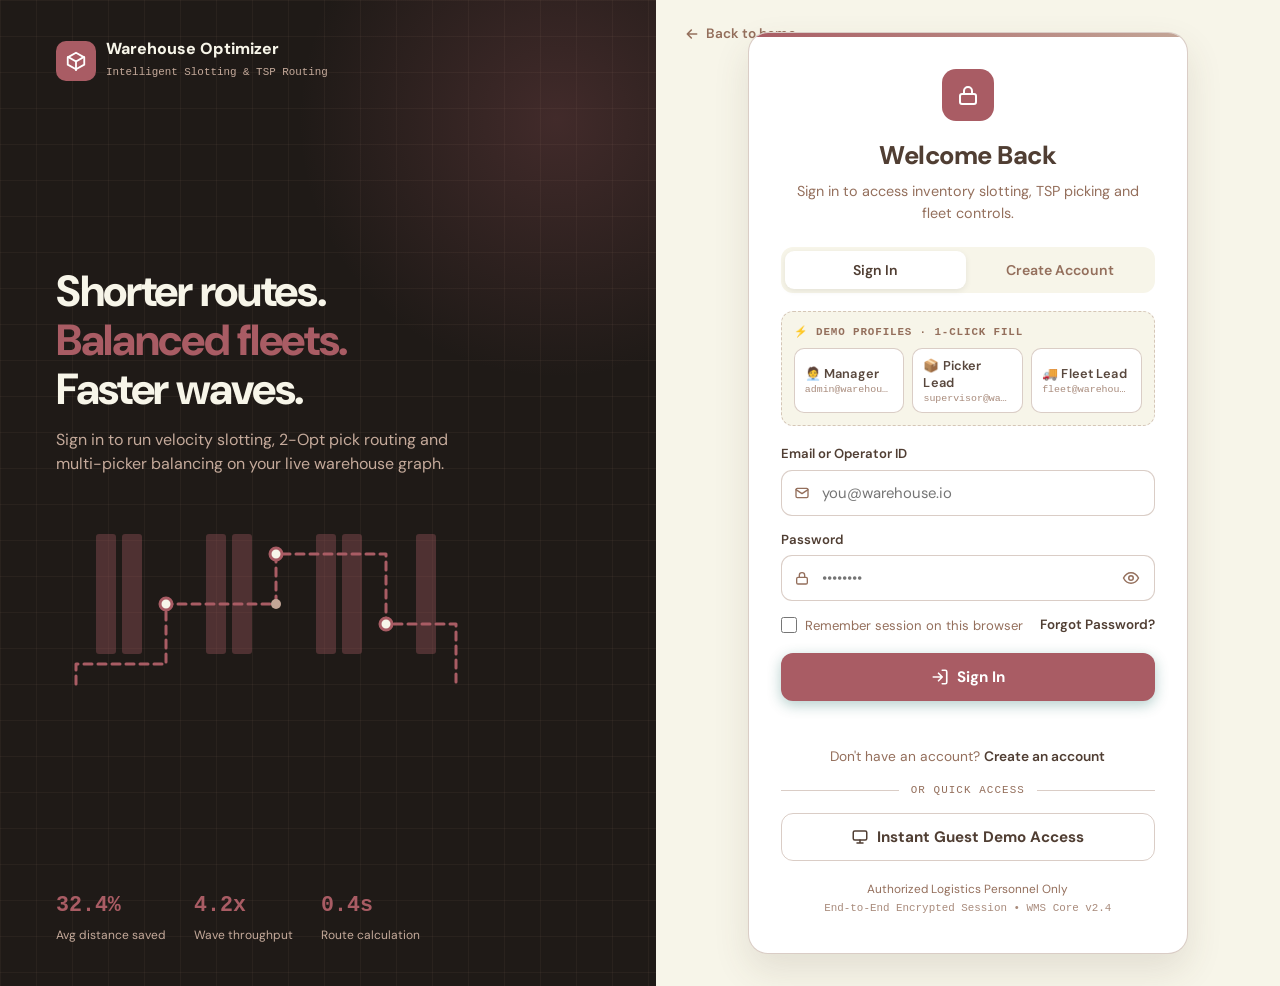
<file: frontend/login.html>
<!DOCTYPE html>
<html lang="en">
<head>
<meta charset="UTF-8">
<meta name="viewport" content="width=device-width, initial-scale=1.0">
<title>Sign In | Warehouse Optimizer</title>
<link rel="preconnect" href="https://fonts.googleapis.com">
<link rel="preconnect" href="https://fonts.gstatic.com" crossorigin>
<link href="https://fonts.googleapis.com/css2?family=DM+Sans:ital,opsz,wght@0,9..40,100..1000;1,9..40,100..1000&family=JetBrains+Mono:wght@400;500;700&display=swap" rel="stylesheet">
<script src="theme.js"></script>
<style>
:root {
  --card: #F7F5E9;
  --ring: #A95C64;
  --input: #946F5C;
  --muted: #E9C9BE;
  --accent: #E9C9BE;
  --border: #946F5C;
  --radius: 0px;
  --chart-1: #A95C64;
  --chart-2: #946F5C;
  --chart-3: #C9A188;
  --chart-4: #C3A697;
  --chart-5: #A87D77;
  --popover: #FFFFFF;
  --primary: #A95C64;
  --sidebar: #EBCABF;
  --spacing: 0.25rem;
  --font-mono: Menlo, monospace;
  --font-sans: 'DM Sans', sans-serif;
  --secondary: #C3A697;
  --background: #F7F5E9;
  --font-serif: Georgia, serif;
  --foreground: #503E33;
  --destructive: #1F1C18;
  --shadow-blur: 0px;
  --shadow-color: #503E33;
  --sidebar-ring: #A95C64;
  --shadow-spread: 2px;
  --letter-spacing: 0em;
  --shadow-opacity: 1;
  --sidebar-accent: #C9A188;
  --sidebar-border: #A87D77;
  --card-foreground: #503E33;
  --shadow-offset-x: 2px;
  --shadow-offset-y: 2px;
  --sidebar-primary: #A95C64;
  --muted-foreground: #946F5C;
  --accent-foreground: #503E33;
  --popover-foreground: #503E33;
  --primary-foreground: #FFFFFF;
  --sidebar-foreground: #503E33;
  --secondary-foreground: #FFFFFF;
  --destructive-foreground: #FFFFFF;
  --sidebar-accent-foreground: #FFFFFF;
  --sidebar-primary-foreground: #FFFFFF;

  --primary-hover: #904850;
  --bg-main: var(--background);
  --card-bg: #FFFFFF;
  --border-color: rgba(148, 111, 92, 0.35);
  --text-main: var(--foreground);
  --text-secondary: var(--muted-foreground);
  --danger: var(--destructive);
  --success: var(--primary);
  --shadow-lg: 0 16px 36px rgba(80, 62, 51, 0.12);
}

.dark, [data-theme="dark"] {
  --card: #3C332E;
  --ring: #C9A188;
  --input: #503E33;
  --muted: #503E33;
  --accent: #C3A697;
  --border: #503E33;
  --radius: 0px;
  --chart-1: #C9A188;
  --chart-2: #C3A697;
  --chart-3: #A95C64;
  --chart-4: #946F5C;
  --chart-5: #A87D77;
  --popover: #3C332E;
  --primary: #C9A188;
  --sidebar: #1F1A17;
  --spacing: 0.25rem;
  --font-mono: Menlo, monospace;
  --font-sans: 'DM Sans', sans-serif;
  --secondary: #946F5C;
  --background: #2B2421;
  --font-serif: Georgia, serif;
  --foreground: #F7F5E9;
  --destructive: #E57373;
  --shadow-blur: 0px;
  --shadow-color: #503E33;
  --sidebar-ring: #C9A188;
  --shadow-spread: 2px;
  --letter-spacing: 0em;
  --shadow-opacity: 1;
  --sidebar-accent: #C3A697;
  --sidebar-border: #503E33;
  --card-foreground: #F7F5E9;
  --shadow-offset-x: 2px;
  --shadow-offset-y: 2px;
  --sidebar-primary: #C9A188;
  --muted-foreground: #C5AA9B;
  --accent-foreground: #2B2421;
  --popover-foreground: #F7F5E9;
  --primary-foreground: #2B2421;
  --sidebar-foreground: #F7F5E9;
  --secondary-foreground: #F7F5E9;
  --destructive-foreground: #2B2421;
  --sidebar-accent-foreground: #1F1A17;
  --sidebar-primary-foreground: #1F1A17;

  --primary-hover: #DEB8A0;
  --bg-main: var(--background);
  --card-bg: var(--card);
  --border-color: var(--border);
  --text-main: var(--foreground);
  --text-secondary: var(--muted-foreground);
  --danger: var(--destructive);
  --success: var(--primary);
  --shadow-lg: 0 18px 40px rgba(0, 0, 0, 0.7);
}

* { box-sizing: border-box; margin: 0; padding: 0; }
body {
  font-family: var(--font-sans); background: var(--bg-main); color: var(--text-main);
  min-height: 100vh; -webkit-font-smoothing: antialiased; line-height: 1.5;
  transition: background .3s, color .3s;
}
a { color: inherit; text-decoration: none; }
button, input { font-family: inherit; }
svg { display: block; }

.layout { display: grid; grid-template-columns: 1.05fr 1fr; min-height: 100vh; }

/* Left brand panel */
.brand-panel {
  position: relative; overflow: hidden; background: #1F1A17; color: #F7F5E9;
  padding: 40px 56px; display: flex; flex-direction: column; justify-content: space-between;
}
.brand-panel::before {
  content: ""; position: absolute; width: 560px; height: 560px; right: -180px; top: -160px;
  background: radial-gradient(circle, rgba(169, 92, 100, 0.25), transparent 65%);
}
.brand-panel::after {
  content: ""; position: absolute; inset: 0; opacity: .5;
  background-image: linear-gradient(rgba(201, 161, 136, 0.12) 1px, transparent 1px), linear-gradient(90deg, rgba(201, 161, 136, 0.12) 1px, transparent 1px);
  background-size: 36px 36px;
}
.brand-panel > * { position: relative; z-index: 1; }
.brand { display: inline-flex; align-items: center; gap: 10px; }
.brand-icon { width: 40px; height: 40px; border-radius: 10px; background: var(--primary); display: grid; place-items: center; color: var(--primary-foreground); text-decoration: none; cursor: pointer; transition: transform .2s, background .2s, box-shadow .2s; }
.brand-icon:hover { transform: translateY(-2px); background: #ffffff; color: var(--primary); box-shadow: 0 4px 12px rgba(80, 62, 51, 0.25); }
.brand strong { display: block; font-weight: 800; line-height: 1.1; color: #F7F5E9; }
.brand small { font-family: var(--font-mono); font-size: .68rem; color: #C5AA9B; }
.panel-copy h1 { font-size: clamp(1.9rem, 3.4vw, 2.8rem); font-weight: 800; line-height: 1.12; letter-spacing: -.03em; color: #F7F5E9; }
.panel-copy h1 em { font-style: normal; color: var(--primary); }
.panel-copy p { margin-top: 14px; color: #C5AA9B; max-width: 440px; }
.route-art { margin-top: 28px; max-width: 420px; }
.route { stroke-dasharray: 8 6; animation: dash 1.2s linear infinite; }
@keyframes dash { to { stroke-dashoffset: -28; } }
.pulse { animation: pulse 1.8s ease-in-out infinite; transform-box: fill-box; transform-origin: center; }
@keyframes pulse { 0%,100% { transform: scale(1); opacity: 1; } 50% { transform: scale(1.4); opacity: .65; } }
.panel-stats { display: flex; gap: 28px; flex-wrap: wrap; }
.panel-stats div b { font-family: var(--font-mono); font-size: 1.35rem; color: var(--primary); display: block; }
.panel-stats div span { font-size: .75rem; color: #C5AA9B; }

/* Right form panel */
.form-panel { display: grid; place-items: center; padding: 32px 24px; position: relative; }
.back-link {
  position: absolute; top: 24px; left: 28px; display: inline-flex; gap: 6px; align-items: center;
  font-size: .85rem; font-weight: 600; color: var(--text-secondary); transition: color .2s, transform .2s;
}
.back-link:hover { color: var(--text-main); transform: translateX(-3px); }
.card {
  width: min(440px, 100%); background: var(--card-bg); border: 1px solid var(--border-color);
  border-radius: 20px; padding: 36px 32px; box-shadow: var(--shadow-lg); position: relative; overflow: hidden;
}
.card::before { content: ""; position: absolute; inset: 0 0 auto 0; height: 4px; background: linear-gradient(90deg, var(--primary), var(--secondary)); }
.lock { width: 52px; height: 52px; border-radius: 14px; background: var(--primary); color: #fff; display: grid; place-items: center; margin: 0 auto 16px; }
.card h2 { text-align: center; font-size: 1.6rem; font-weight: 800; letter-spacing: -.02em; }
.card .lead { text-align: center; font-size: .9rem; color: var(--text-secondary); margin: 6px 0 22px; }

.tabs { display: grid; grid-template-columns: 1fr 1fr; gap: 4px; padding: 4px; background: var(--bg-main); border-radius: 12px; margin-bottom: 18px; }
.tab { border: 0; background: transparent; padding: 10px; border-radius: 9px; font-weight: 600; font-size: .88rem; color: var(--text-secondary); cursor: pointer; transition: all .2s; }
.tab[aria-selected="true"] { background: var(--card-bg); color: var(--text-main); box-shadow: 0 2px 6px rgba(0,0,0,.08); }

.demo { background: var(--bg-main); border: 1px dashed var(--border-color); border-radius: 12px; padding: 12px; margin-bottom: 18px; }
.demo-title { font-family: var(--font-mono); font-size: .68rem; letter-spacing: .08em; text-transform: uppercase; color: var(--text-secondary); margin-bottom: 8px; font-weight: 700; }
.demo-row { display: grid; grid-template-columns: repeat(3, 1fr); gap: 8px; }
.demo-chip {
  background: var(--card-bg); border: 1.5px solid var(--border-color); border-radius: 10px; padding: 8px 10px;
  text-align: left; cursor: pointer; transition: transform .2s, border-color .2s, box-shadow .2s, background .2s; min-width: 0;
  color: var(--text-main);
}
.demo-chip:hover { transform: translateY(-2px); box-shadow: 0 6px 14px rgba(0, 0, 0, 0.18); border-color: var(--primary); }
.demo-chip[aria-pressed="true"] { border-color: var(--primary); background: rgba(201, 161, 136, 0.18); }
.demo-chip b { display: block; font-size: .8rem; font-weight: 600; color: var(--text-main); letter-spacing: 0.01em; margin-bottom: 2px; opacity: 0.95; transition: color .2s; }
.demo-chip:hover b, .demo-chip[aria-pressed="true"] b { color: var(--primary); }
.demo-chip span { display: block; font-family: var(--font-mono); font-size: .62rem; color: var(--text-secondary); opacity: 0.8; white-space: nowrap; overflow: hidden; text-overflow: ellipsis; }

.field { margin-bottom: 14px; }
.field.hidden { display: none; }
label { display: block; font-size: .82rem; font-weight: 600; margin-bottom: 6px; }
.input-wrap { position: relative; }
.input-wrap > svg.lead-icon { position: absolute; left: 13px; top: 50%; transform: translateY(-50%); color: var(--text-secondary); pointer-events: none; }
input[type="text"], input[type="email"], input[type="password"] {
  width: 100%; padding: 12px 44px 12px 40px; border: 1.5px solid var(--border-color); border-radius: 11px;
  font-size: .93rem; background: var(--card-bg); color: var(--text-main); transition: border-color .2s, box-shadow .2s;
}
input:focus { outline: none; border-color: var(--primary); box-shadow: 0 0 0 3px rgba(169, 92, 100, 0.22); }
[data-theme="dark"] input:focus, .dark input:focus { box-shadow: 0 0 0 3px rgba(201, 161, 136, 0.25); }
input.invalid { border-color: var(--danger); }
.eye { position: absolute; right: 8px; top: 50%; transform: translateY(-50%); width: 32px; height: 32px; border: 0; background: transparent; color: var(--text-secondary); cursor: pointer; border-radius: 8px; display: grid; place-items: center; }
.eye:hover { background: var(--bg-main); }
.err { color: var(--danger); font-size: .76rem; margin-top: 5px; min-height: 0; }

.row { display: flex; justify-content: space-between; align-items: center; gap: 10px; font-size: .84rem; margin: 4px 0 18px; }
.check { display: inline-flex; gap: 8px; align-items: center; color: var(--text-secondary); cursor: pointer; font-weight: 400; margin: 0; }
.check input { accent-color: var(--primary); width: 16px; height: 16px; }
.row a { font-weight: 600; }
.row a:hover, .switch a:hover { color: var(--primary); text-decoration: underline; }

.btn {
  width: 100%; display: inline-flex; align-items: center; justify-content: center; gap: 8px; padding: 13px 20px;
  border-radius: 12px; font-weight: 700; font-size: .95rem; cursor: pointer; border: 1.5px solid transparent;
  transition: transform .2s, box-shadow .2s, background .2s, border-color .2s;
}
.btn:hover { transform: translateY(-3px); }
.btn-primary { background: var(--primary); color: #fff; box-shadow: 0 4px 14px rgba(7,94,84,.3); }
.btn-primary:hover { background: var(--primary-hover); box-shadow: 0 8px 22px rgba(7,94,84,.45); }
.btn-outline { background: transparent; border-color: var(--border-color); color: var(--text-main); }
.btn-outline:hover { border-color: var(--primary); box-shadow: 0 8px 18px rgba(30,32,30,.08); }
.btn[disabled] { opacity: .7; cursor: progress; transform: none; }
.spinner { width: 16px; height: 16px; border: 2px solid rgba(255,255,255,.5); border-top-color: #fff; border-radius: 50%; animation: spin .7s linear infinite; display: none; }
.btn.loading .spinner { display: block; }
@keyframes spin { to { transform: rotate(360deg); } }
.btn:focus-visible, .tab:focus-visible, .demo-chip:focus-visible, .eye:focus-visible { outline: 2px solid var(--primary); outline-offset: 2px; }

.status { margin-top: 12px; font-size: .84rem; text-align: center; min-height: 1.2em; }
.status.error { color: var(--danger); } .status.ok { color: var(--success); }
.switch { text-align: center; font-size: .86rem; color: var(--text-secondary); margin: 16px 0; }
.switch a { color: var(--text-main); font-weight: 600; }
.divider { display: flex; align-items: center; gap: 12px; font-family: var(--font-mono); font-size: .68rem; letter-spacing: .1em; color: var(--text-secondary); margin-bottom: 14px; }
.divider::before, .divider::after { content: ""; flex: 1; height: 1px; background: var(--border-color); }
.foot { text-align: center; margin-top: 20px; font-size: .74rem; color: var(--text-secondary); }
.foot span { display: block; font-family: var(--font-mono); font-size: .68rem; opacity: .8; margin-top: 2px; }

@media (max-width: 900px) {
  .layout { grid-template-columns: 1fr; }
  .brand-panel { display: none; }
  .form-panel { padding-top: 72px; }
}
@media (max-width: 480px) {
  .card { padding: 28px 20px; }
  .demo-row { grid-template-columns: 1fr; }
}
@media (prefers-reduced-motion: reduce) { * { animation: none !important; transition: none !important; } }
</style>
</head>
<body>
<div class="layout">

  <aside class="brand-panel" aria-hidden="true">
    <div class="brand">
      <a href="landing.html" class="brand-icon" title="Landing Page" aria-label="Warehouse Optimizer Landing Page"><svg width="22" height="22" viewBox="0 0 24 24" fill="none" stroke="currentColor" stroke-width="2" stroke-linecap="round" stroke-linejoin="round"><path d="M21 8l-9-5-9 5v8l9 5 9-5V8z"/><path d="M3.3 7.5L12 12.5l8.7-5"/><path d="M12 22V12.5"/></svg></a>
      <span><strong>Warehouse Optimizer</strong><small>Intelligent Slotting &amp; TSP Routing</small></span>
    </div>
    <div class="panel-copy">
      <h1>Shorter routes.<br><em>Balanced fleets.</em><br>Faster waves.</h1>
      <p>Sign in to run velocity slotting, 2-Opt pick routing and multi-picker balancing on your live warehouse graph.</p>
      <svg class="route-art" viewBox="0 0 420 200" fill="none">
        <g fill="var(--primary)" opacity=".35">
          <rect x="40" y="30" width="20" height="120" rx="3"/><rect x="66" y="30" width="20" height="120" rx="3"/>
          <rect x="150" y="30" width="20" height="120" rx="3"/><rect x="176" y="30" width="20" height="120" rx="3"/>
          <rect x="260" y="30" width="20" height="120" rx="3"/><rect x="286" y="30" width="20" height="120" rx="3"/>
          <rect x="360" y="30" width="20" height="120" rx="3"/>
        </g>
        <path d="M20 180 L20 160 L110 160 L110 100 L220 100 L220 50 L330 50 L330 120 L400 120 L400 180" stroke="var(--primary)" stroke-width="3" stroke-linecap="round" stroke-linejoin="round" class="route"/>
        <g fill="var(--background)" stroke="var(--primary)" stroke-width="3"><circle cx="110" cy="100" r="6"/><circle cx="220" cy="50" r="6"/><circle cx="330" cy="120" r="6"/></g>
        <circle class="pulse" cx="220" cy="100" r="5" fill="var(--secondary)"/>
      </svg>
    </div>
    <div class="panel-stats">
      <div><b>32.4%</b><span>Avg distance saved</span></div>
      <div><b>4.2x</b><span>Wave throughput</span></div>
      <div><b>0.4s</b><span>Route calculation</span></div>
    </div>
  </aside>

  <main class="form-panel">
    <a href="landing.html" class="back-link">
      <svg width="16" height="16" viewBox="0 0 24 24" fill="none" stroke="currentColor" stroke-width="2.4" stroke-linecap="round" stroke-linejoin="round"><path d="M19 12H5M11 6l-6 6 6 6"/></svg>
      Back to home
    </a>

    <section class="card" aria-labelledby="title">
      <div class="lock"><svg width="24" height="24" viewBox="0 0 24 24" fill="none" stroke="currentColor" stroke-width="2" stroke-linecap="round" stroke-linejoin="round"><rect x="4" y="11" width="16" height="10" rx="2"/><path d="M8 11V8a4 4 0 018 0v3"/></svg></div>
      <h2 id="title">Welcome Back</h2>
      <p class="lead">Sign in to access inventory slotting, TSP picking and fleet controls.</p>

      <div class="tabs" role="tablist">
        <button class="tab" role="tab" id="tab-in" aria-selected="true" type="button">Sign In</button>
        <button class="tab" role="tab" id="tab-up" aria-selected="false" type="button">Create Account</button>
      </div>

      <div class="demo" id="demoBox">
        <div class="demo-title">⚡ Demo profiles · 1-click fill</div>
        <div class="demo-row">
          <button type="button" class="demo-chip" data-role="manager" aria-pressed="false"><b>🧑‍💼 Manager</b><span>admin@warehouse.io</span></button>
          <button type="button" class="demo-chip" data-role="picker" aria-pressed="false"><b>📦 Picker Lead</b><span>supervisor@warehouse.io</span></button>
          <button type="button" class="demo-chip" data-role="fleet" aria-pressed="false"><b>🚚 Fleet Lead</b><span>fleet@warehouse.io</span></button>
        </div>
      </div>

      <form id="authForm" novalidate>
        <div class="field hidden" id="nameField">
          <label for="name">Full name</label>
          <div class="input-wrap">
            <svg class="lead-icon" width="16" height="16" viewBox="0 0 24 24" fill="none" stroke="currentColor" stroke-width="2" stroke-linecap="round" stroke-linejoin="round"><circle cx="12" cy="8" r="4"/><path d="M4 21c0-4 3.6-7 8-7s8 3 8 7"/></svg>
            <input type="text" id="name" autocomplete="name" placeholder="Your name">
          </div>
          <div class="err" id="nameErr"></div>
        </div>

        <div class="field">
          <label for="email">Email or Operator ID</label>
          <div class="input-wrap">
            <svg class="lead-icon" width="16" height="16" viewBox="0 0 24 24" fill="none" stroke="currentColor" stroke-width="2" stroke-linecap="round" stroke-linejoin="round"><rect x="3" y="5" width="18" height="14" rx="2"/><path d="M3 7l9 6 9-6"/></svg>
            <input type="text" id="email" autocomplete="username" placeholder="you@warehouse.io">
          </div>
          <div class="err" id="emailErr"></div>
        </div>

        <div class="field">
          <label for="password">Password</label>
          <div class="input-wrap">
            <svg class="lead-icon" width="16" height="16" viewBox="0 0 24 24" fill="none" stroke="currentColor" stroke-width="2" stroke-linecap="round" stroke-linejoin="round"><rect x="4" y="11" width="16" height="10" rx="2"/><path d="M8 11V8a4 4 0 018 0v3"/></svg>
            <input type="password" id="password" autocomplete="current-password" placeholder="••••••••">
            <button type="button" class="eye" id="eye" aria-label="Show password">
              <svg width="18" height="18" viewBox="0 0 24 24" fill="none" stroke="currentColor" stroke-width="2" stroke-linecap="round" stroke-linejoin="round"><path d="M2 12s3.6-7 10-7 10 7 10 7-3.6 7-10 7S2 12 2 12z"/><circle cx="12" cy="12" r="3"/></svg>
            </button>
          </div>
          <div class="err" id="pwErr"></div>
        </div>

        <div class="row" id="rememberRow">
          <label class="check"><input type="checkbox" id="remember"> Remember session on this browser</label>
          <a href="#" id="forgot">Forgot Password?</a>
        </div>

        <button type="submit" class="btn btn-primary" id="submitBtn">
          <span class="spinner"></span>
          <svg width="18" height="18" viewBox="0 0 24 24" fill="none" stroke="currentColor" stroke-width="2.2" stroke-linecap="round" stroke-linejoin="round"><path d="M15 3h4a2 2 0 012 2v14a2 2 0 01-2 2h-4M10 17l5-5-5-5M15 12H3"/></svg>
          <span id="submitLabel">Sign In</span>
        </button>
        <div class="status" id="status" role="status" aria-live="polite"></div>
      </form>

      <p class="switch" id="switchText">Don't have an account? <a href="#" id="switchLink">Create an account</a></p>

      <div class="divider">OR QUICK ACCESS</div>
      <button type="button" class="btn btn-outline" id="guestBtn">
        <svg width="18" height="18" viewBox="0 0 24 24" fill="none" stroke="currentColor" stroke-width="2" stroke-linecap="round" stroke-linejoin="round"><rect x="3" y="4" width="18" height="12" rx="2"/><path d="M8 20h8M12 16v4"/></svg>
        Instant Guest Demo Access
      </button>

      <p class="foot">Authorized Logistics Personnel Only<span>End-to-End Encrypted Session • WMS Core v2.4</span></p>
    </section>
  </main>
</div>

<script>
(function () {
  // ---- CONFIG: adjusted to match backend endpoints & session ----
  var API_LOGIN    = '/api/auth/login';      // POST {email, password}
  var API_REGISTER = '/api/auth/register';   // POST {name, email, password}
  var REDIRECT_OVERRIDE = new URLSearchParams(location.search).get('redirect') || null;  // explicit redirect from URL
  // Role-specific default landing pages
  var ROLE_DASHBOARDS = {
    manager: 'index.html',
    admin:   'index.html',
    supervisor: 'index.html',
    fleet:   'index.html',
    guest:   'index.html'
  };
  function getDashboardForRole(role) {
    if (REDIRECT_OVERRIDE) return REDIRECT_OVERRIDE;
    var r = (role || '').toLowerCase();
    return ROLE_DASHBOARDS[r] || 'index.html';
  }
  var DEMO_PASSWORD = 'password123';         // standard password for the seeded demo accounts
  var DEMOS = {
    manager: { email: 'admin@warehouse.io',      label: 'Operations Manager', role: 'manager' },
    picker:  { email: 'supervisor@warehouse.io', label: 'Picker Lead',        role: 'supervisor' },
    fleet:   { email: 'fleet@warehouse.io',      label: 'Fleet Coordinator',   role: 'fleet' }
  };
  // ----------------------------------------------

  var $ = function (id) { return document.getElementById(id); };
  var mode = 'in', selectedRole = null;
  var email = $('email'), pw = $('password'), nameI = $('name');

  function setMode(m) {
    mode = m;
    var up = m === 'up';
    $('tab-in').setAttribute('aria-selected', String(!up));
    $('tab-up').setAttribute('aria-selected', String(up));
    $('nameField').classList.toggle('hidden', !up);
    $('demoBox').style.display = up ? 'none' : '';
    $('rememberRow').style.display = up ? 'none' : '';
    pw.setAttribute('autocomplete', up ? 'new-password' : 'current-password');
    $('title').textContent = up ? 'Create Account' : 'Welcome Back';
    $('switchText').innerHTML = up
      ? 'Already have an account? <a href="#" id="switchLink">Sign in</a>'
      : 'Don\'t have an account? <a href="#" id="switchLink">Create an account</a>';
    bindSwitch(); updateLabel(); clearErrors(); setStatus('');
  }
  function updateLabel() {
    $('submitLabel').textContent = mode === 'up' ? 'Create Account'
      : selectedRole ? 'Sign In as ' + DEMOS[selectedRole].label : 'Sign In';
  }
  function bindSwitch() {
    var sw = $('switchLink');
    if (sw) {
      sw.addEventListener('click', function (e) { e.preventDefault(); setMode(mode === 'in' ? 'up' : 'in'); });
    }
  }
  function pickRole(r) {
    selectedRole = r;
    document.querySelectorAll('.demo-chip').forEach(function (c) { c.setAttribute('aria-pressed', String(c.dataset.role === r)); });
    if (DEMOS[r]) {
      email.value = DEMOS[r].email;
      pw.value = DEMO_PASSWORD;
    }
    clearErrors(); updateLabel();
  }
  function clearErrors() {
    ['nameErr', 'emailErr', 'pwErr'].forEach(function (i) { var el = $(i); if (el) el.textContent = ''; });
    [nameI, email, pw].forEach(function (i) { if (i) i.classList.remove('invalid'); });
  }
  function fail(input, errId, msg) { input.classList.add('invalid'); $(errId).textContent = msg; return false; }
  function setStatus(msg, type) { var s = $('status'); s.textContent = msg; s.className = 'status' + (type ? ' ' + type : ''); }

  function validate() {
    clearErrors(); var ok = true;
    if (mode === 'up' && nameI.value.trim().length < 2) ok = fail(nameI, 'nameErr', 'Please enter your name.');
    if (!email.value.trim()) ok = fail(email, 'emailErr', 'Enter your email or operator ID.');
    else if (mode === 'up' && !/^\S+@\S+\.\S+$/.test(email.value.trim())) ok = fail(email, 'emailErr', 'Enter a valid email address.');
    if (!pw.value) ok = fail(pw, 'pwErr', 'Enter your password.');
    else if (mode === 'up' && pw.value.length < 8) ok = fail(pw, 'pwErr', 'Use at least 8 characters.');
    return ok;
  }

  function setLoading(on) { $('submitBtn').disabled = on; $('submitBtn').classList.toggle('loading', on); }

  function saveSession(data, payload) {
    try {
      var remember = $('remember') && $('remember').checked;
      var token = data.token || ('token_' + Date.now());
      var roleName = data.role || (data.user && data.user.role) || (selectedRole ? DEMOS[selectedRole].role : 'manager');
      var user = data.user || {
        name: (selectedRole && DEMOS[selectedRole]) ? DEMOS[selectedRole].label : (payload.name || (payload.email ? payload.email.split('@')[0] : 'Alex Morgan')),
        email: payload.email || 'admin@warehouse.io',
        role: roleName
      };

      if (!user.initials) {
        var parts = (user.name || '').trim().split(/\s+/);
        user.initials = parts.length >= 2 ? (parts[0][0] + parts[1][0]).toUpperCase() : (user.name || 'AM').slice(0, 2).toUpperCase();
      }

      var store = remember ? localStorage : sessionStorage;
      store.setItem('wo-token', token);
      store.setItem('wo-role', user.role || 'manager');
      store.setItem('wo-name', user.name || 'Alex Morgan');

      // Sync with global auth.js session storage keys
      sessionStorage.setItem('warehouse_auth_token', token);
      sessionStorage.setItem('warehouse_auth_user', JSON.stringify(user));
      if (remember) {
        localStorage.setItem('warehouse_auth_token', token);
        localStorage.setItem('warehouse_auth_user', JSON.stringify(user));
      }
      window.dispatchEvent(new CustomEvent('authchange', { detail: { user: user, token: token } }));
      return user;
    } catch (e) {
      console.warn('Session persistence error:', e);
      return null;
    }
  }

  function submit(payload, url) {
    setLoading(true); setStatus('');
    return fetch(url, { method: 'POST', headers: { 'Content-Type': 'application/json' }, body: JSON.stringify(payload) })
      .then(function (r) { return r.json().catch(function () { return {}; }).then(function (d) { return { ok: r.ok, data: d }; }); })
      .then(function (res) {
        if (!res.ok) throw new Error(res.data.error || res.data.message || 'Invalid credentials.');
        var savedUser = saveSession(res.data, payload);
        var role = (savedUser && savedUser.role) || (res.data.user && res.data.user.role) || '';
        var dest = getDashboardForRole(role);
        setStatus('Signed in. Redirecting…', 'ok');
        setTimeout(function () { window.location.href = dest; }, 400);
      })
      .catch(function (err) {
        // Fallback demo support in case backend is offline or unreachable
        if (payload.guest || selectedRole) {
          var demoRole = selectedRole ? DEMOS[selectedRole].role : 'manager';
          saveSession({}, payload);
          var dest = getDashboardForRole(demoRole);
          setStatus('Signed in as demo profile. Redirecting…', 'ok');
          setTimeout(function () { window.location.href = dest; }, 400);
          return;
        }
        setStatus(err instanceof TypeError ? 'Cannot reach the server. Is the backend running?' : err.message, 'error');
      })
      .then(function () { setLoading(false); });
  }

  $('authForm').addEventListener('submit', function (e) {
    e.preventDefault();
    if (!validate()) return;
    if (mode === 'up') submit({ name: nameI.value.trim(), email: email.value.trim(), password: pw.value }, API_REGISTER);
    else submit({ email: email.value.trim(), password: pw.value }, API_LOGIN);
  });
  $('tab-in').addEventListener('click', function () { setMode('in'); });
  $('tab-up').addEventListener('click', function () { setMode('up'); });
  document.querySelectorAll('.demo-chip').forEach(function (c) { c.addEventListener('click', function () { pickRole(c.dataset.role); }); });
  $('guestBtn').addEventListener('click', function () { pickRole('manager'); submit({ email: DEMOS.manager.email, password: DEMO_PASSWORD, guest: true }, API_LOGIN); });
  $('forgot').addEventListener('click', function (e) { e.preventDefault(); setStatus('Contact your Operations Manager to reset your password.'); });
  $('eye').addEventListener('click', function () {
    var show = pw.type === 'password'; pw.type = show ? 'text' : 'password';
    this.setAttribute('aria-label', show ? 'Hide password' : 'Show password');
  });
  [nameI, email, pw].forEach(function (i) { if (i) i.addEventListener('input', function () { i.classList.remove('invalid'); }); });

  bindSwitch();
  var params = new URLSearchParams(location.search);
  var q = params.get('role');
  if (q && DEMOS[q]) {
    pickRole(q);
    if (params.get('auto') === '1') {
      setTimeout(function () {
        submit({ email: DEMOS[q].email, password: DEMO_PASSWORD, role: q }, API_LOGIN);
      }, 100);
    }
  }
})();
</script>
</body>
</html>
</file>
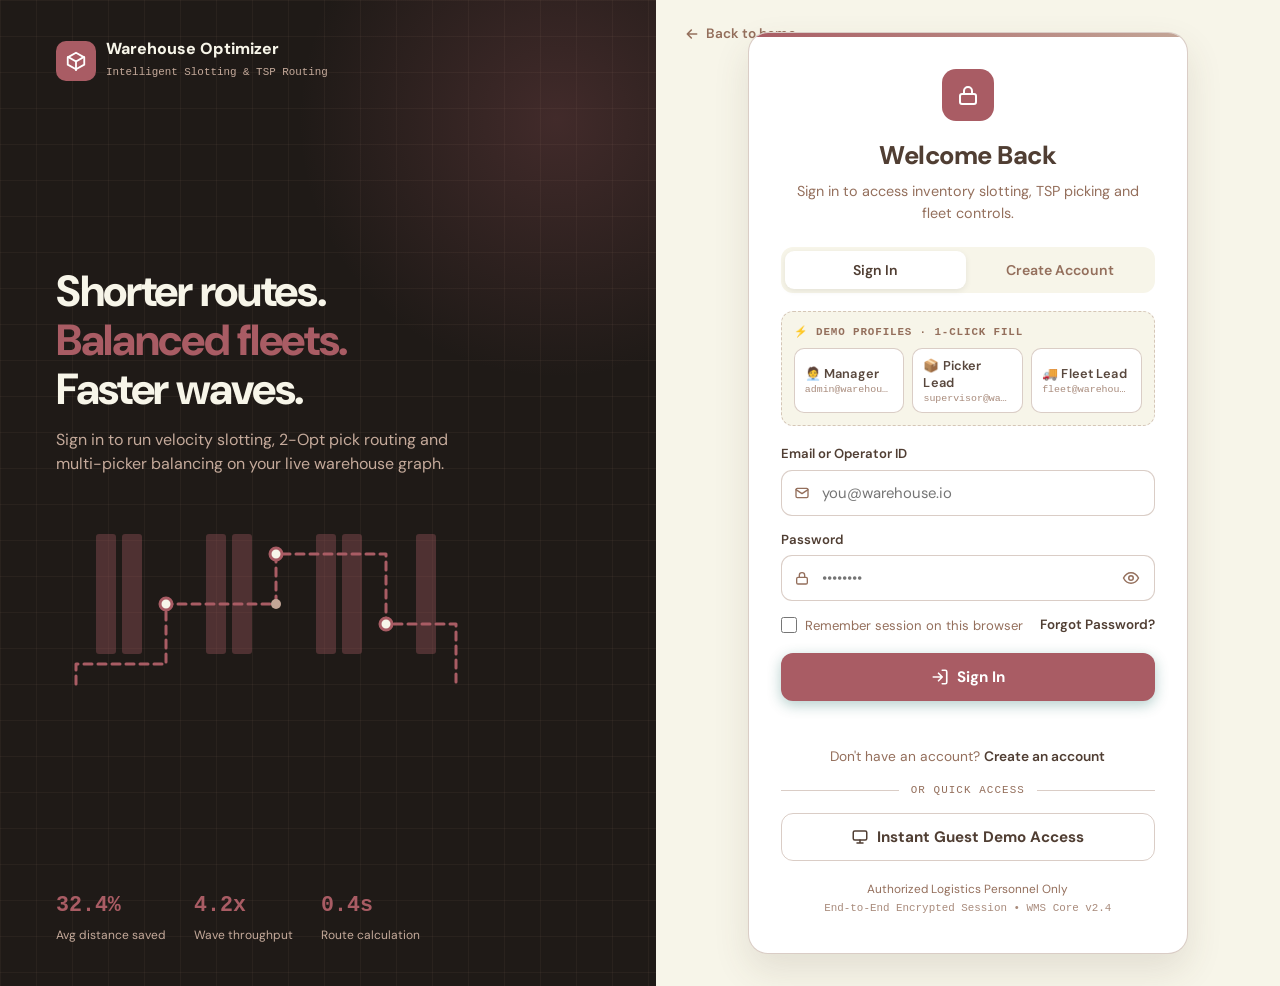
<file: frontend/order-picking.html>
<!DOCTYPE html>
<html lang="en">
<head>
  <meta charset="UTF-8">
  <meta name="viewport" content="width=device-width, initial-scale=1.0">
  <meta name="description" content="Order Picking Route Optimizer. Traveling Salesperson Problem (TSP) solver with interactive floorplan route visualization, dynamic detour handling, and simulated picker tour.">
  <title>Order Picking Route Optimizer | Warehouse Optimizer</title>
  <link rel="preconnect" href="https://fonts.googleapis.com">
  <link rel="preconnect" href="https://fonts.gstatic.com" crossorigin>
  <link href="https://fonts.googleapis.com/css2?family=DM+Sans:ital,opsz,wght@0,9..40,100..1000;1,9..40,100..1000&family=JetBrains+Mono:wght@400;500;700&display=swap" rel="stylesheet">
  <link rel="stylesheet" href="powerbi.css">
  <link rel="stylesheet" href="style.css">
  <script src="theme.js"></script>
  <script src="auth.js"></script>
  <script src="profile-settings.js"></script>
</head>
<body>

  <!-- Executive Topbar Navigation (Dashboard UI) -->
  <header class="topbar">
    <div class="wrap">
      <div class="brand">
        <a href="landing.html" class="brand-icon" title="Landing Page" aria-label="Warehouse Optimizer home">
          <svg width="20" height="20" viewBox="0 0 24 24" fill="none" stroke="currentColor" stroke-width="2" stroke-linecap="round" stroke-linejoin="round"><path d="M21 8l-9-5-9 5v8l9 5 9-5V8z"/><path d="M3.3 7.5L12 12.5l8.7-5"/><path d="M12 22V12.5"/></svg>
        </a>
        <span><strong>Warehouse Optimizer</strong><small>INTELLIGENT SLOTTING &amp; TSP ROUTING</small></span>
      </div>
      <nav class="nav" aria-label="Manager navigation">
        <a href="index.html">Dashboard</a>
        <a href="products.html">Products</a>
        <a href="layout.html">Layout Optimizer</a>
        <a href="graph.html">Warehouse Graph</a>
        <a href="order-picking.html" class="active" aria-current="page">Order Picking</a>
        <a href="waves.html">Wave Picking</a>
        <a href="fleet.html">Fleet Balancing</a>
      </nav>
      <div class="user">
        <span class="avatar" id="avatar" title="Manager Profile &amp; Settings">AM</span>
        <span class="user-meta" id="userMeta" title="Manager Profile &amp; Settings"><b id="uname">Alex Morgan</b><span>Operations Manager</span></span>
        <button class="ib" id="logout" aria-label="Sign out" title="Sign out"><svg width="16" height="16" viewBox="0 0 24 24" fill="none" stroke="currentColor" stroke-width="2" stroke-linecap="round" stroke-linejoin="round"><path d="M9 21H5a2 2 0 01-2-2V5a2 2 0 012-2h4M16 17l5-5-5-5M21 12H9"/></svg></button>
        <button class="ib" id="theme" aria-label="Toggle theme"><svg width="16" height="16" viewBox="0 0 24 24" fill="none" stroke="currentColor" stroke-width="2" stroke-linecap="round" stroke-linejoin="round"><path d="M21 12.8A9 9 0 1111.2 3a7 7 0 009.8 9.8z"/></svg></button>
      </div>
    </div>
  </header>

  <div class="container">
    <div class="page-header">
      <div>
        <h1 class="page-title">Order Picking Route Optimizer</h1>
        <p class="page-subtitle">Traveling Salesperson Problem (TSP) solver for picking order items and returning to dispatch</p>
      </div>
    </div>

    <!-- Algorithm Concept Info Banner (Guaranteed non-breaking spaces after italic terms) -->
    <div class="concept-tag" style="margin-bottom: 1.25rem;">
      <svg width="18" height="18" viewBox="0 0 24 24" fill="none" stroke="currentColor" stroke-width="2" stroke-linecap="round" stroke-linejoin="round">
        <polygon points="1 6 1 22 8 18 16 22 23 18 23 2 16 6 8 2 1 6"></polygon>
        <line x1="8" y1="2" x2="8" y2="18"></line>
        <line x1="16" y1="6" x2="16" y2="22"></line>
      </svg>
      <div>
        <strong>TSP Algorithm Strategy:</strong>
        If order stop count &le; 12: <em>Exact Solvers (Branch-and-Bound / Held-Karp Dynamic Programming)</em>&nbsp;tests all N! (factorial) tour permutations or evaluates dynamic programming bitmasks to guarantee the global mathematical minimum.<br>
        If order stop count &gt; 12: <em>Nearest-Neighbor + 2-Opt Local Search</em>&nbsp;provides polynomial-time greedy heuristic routing refined by iterative edge uncrossing.
      </div>
    </div>

    <!-- Order Selector & Actions Card -->
    <div class="card" style="padding: 1.25rem 1.5rem; margin-bottom: 1.25rem;">
      <div style="display: flex; gap: 1rem; align-items: flex-end; flex-wrap: wrap;">
        <div style="flex: 2; min-width: 280px;">
          <label for="order-select" class="form-label">Select Customer Order to Route:</label>
          <select id="order-select" class="form-select" style="width: 100%;">
            <option value="">Loading customer orders...</option>
          </select>
        </div>

        <div style="flex: 1; min-width: 190px;">
          <label for="algo-select" class="form-label">Routing Algorithm:</label>
          <select id="algo-select" class="form-select" style="width: 100%;">
            <option value="auto">Auto (Adaptive Exact / 2-Opt)</option>
            <option value="exact">Held-Karp DP (Exact)</option>
            <option value="nearest_neighbor">Nearest-Neighbor (Greedy)</option>
            <option value="nn_2opt">NN + 2-Opt (Local Search)</option>
            <option value="s_shape">S-Shape (Serpentine)</option>
          </select>
        </div>

        <div style="display: flex; gap: 0.65rem; flex-wrap: wrap;">
          <button id="btn-compute" class="btn btn-primary" onclick="computeRoute()">
            <svg width="16" height="16" viewBox="0 0 24 24" fill="none" stroke="currentColor" stroke-width="2.5" stroke-linecap="round" stroke-linejoin="round">
              <polygon points="5 3 19 12 5 21 5 3"></polygon>
            </svg>
            Compute Route
          </button>
          <button id="btn-animate" class="btn btn-secondary" onclick="toggleAnimation()">
            <svg id="play-icon" width="16" height="16" viewBox="0 0 24 24" fill="none" stroke="currentColor" stroke-width="2.5" stroke-linecap="round" stroke-linejoin="round">
              <polygon points="5 3 19 12 5 21 5 3"></polygon>
            </svg>
            <span id="animate-btn-text">Animate Picker</span>
          </button>
          <button id="btn-view-3d-twin" class="btn btn-secondary" onclick="viewIn3DTwin()" title="Open 3D Digital Twin with Animated AGV Forklift" style="border-color: #0284c7; color: #0284c7; font-weight: 700; display: inline-flex; align-items: center; gap: 0.45rem;">
            <svg width="16" height="16" viewBox="0 0 24 24" fill="none" stroke="currentColor" stroke-width="2.5" stroke-linecap="round" stroke-linejoin="round">
              <path d="M21 8l-9-5-9 5v8l9 5 9-5V8z"></path>
              <path d="M3.3 7.5L12 12.5l8.7-5"></path>
              <path d="M12 22V12.5"></path>
            </svg>
            <span>3D Twin AGV</span>
          </button>
          <button id="btn-simulate" class="btn btn-secondary" onclick="simulateLiveOrder()" style="border-color: #f59e0b; color: #b45309; font-weight: 700;">
            <svg width="16" height="16" viewBox="0 0 24 24" fill="none" stroke="currentColor" stroke-width="2.5" stroke-linecap="round" stroke-linejoin="round">
              <polygon points="13 2 3 14 12 14 11 22 21 10 12 10 13 2"></polygon>
            </svg>
            Simulate Live Order
          </button>
          <button id="btn-custom" class="btn btn-secondary" onclick="openCustomOrderModal()" style="border-color: var(--border); color: var(--text-main); font-weight: 700;">
            <svg width="16" height="16" viewBox="0 0 24 24" fill="none" stroke="currentColor" stroke-width="2.5" stroke-linecap="round" stroke-linejoin="round">
              <line x1="12" y1="5" x2="12" y2="19"></line>
              <line x1="5" y1="12" x2="19" y2="12"></line>
            </svg>
            Custom Order
          </button>
          <button id="btn-scanner" class="btn btn-secondary" onclick="openScannerModal()" style="border-color: var(--primary, #A95C64); color: var(--primary, #A95C64); font-weight: 700;">
            <svg width="16" height="16" viewBox="0 0 24 24" fill="none" stroke="currentColor" stroke-width="2.5" stroke-linecap="round" stroke-linejoin="round">
              <path d="M3 7V5a2 2 0 0 1 2-2h2"></path>
              <path d="M17 3h2a2 2 0 0 1 2 2v2"></path>
              <path d="M21 17v2a2 2 0 0 1-2 2h-2"></path>
              <path d="M7 21H5a2 2 0 0 1-2-2v-2"></path>
              <line x1="7" y1="12" x2="17" y2="12"></line>
            </svg>
            📷 Barcode Scanner
          </button>
        </div>
      </div>

      <!-- Secondary Operations & Dispatch Bar -->
      <div style="display: flex; gap: 1rem; align-items: center; justify-content: space-between; margin-top: 1.15rem; padding-top: 0.9rem; border-top: 1px solid var(--border); flex-wrap: wrap;">
        <div style="display: flex; gap: 0.65rem; align-items: center; flex-wrap: wrap;">
          <span style="font-size: 0.8rem; font-weight: 700; color: var(--text-muted); text-transform: uppercase; letter-spacing: 0.04em;">Dispatch Operations:</span>
          <select id="dispatch-picker-select" class="form-select" style="width: auto; padding: 0.35rem 0.65rem; font-size: 0.82rem;">
            <option value="Picker Alpha">Assign: Picker Alpha</option>
            <option value="Picker Bravo">Assign: Picker Bravo</option>
            <option value="Picker Charlie">Assign: Picker Charlie</option>
            <option value="Picker Delta">Assign: Picker Delta</option>
            <option value="Picker Echo">Assign: Picker Echo</option>
          </select>
          <button id="btn-dispatch-order" class="btn btn-secondary" onclick="dispatchCurrentOrder()" style="padding: 0.35rem 0.75rem; font-size: 0.82rem;">
            <svg width="14" height="14" viewBox="0 0 24 24" fill="none" stroke="currentColor" stroke-width="2.5" stroke-linecap="round" stroke-linejoin="round">
              <path d="M5 12h14M12 5l7 7-7 7"/>
            </svg>
            Assign &amp; Dispatch
          </button>
          <button id="btn-complete-order" class="btn btn-secondary" onclick="completeCurrentOrder()" style="padding: 0.35rem 0.75rem; font-size: 0.82rem; border-color: #10b981; color: #047857;">
            <svg width="14" height="14" viewBox="0 0 24 24" fill="none" stroke="currentColor" stroke-width="2.5" stroke-linecap="round" stroke-linejoin="round">
              <polyline points="20 6 9 17 4 12"></polyline>
            </svg>
            Mark Completed
          </button>
          <span id="order-status-badge" class="badge badge-warning" style="font-size: 0.76rem;">Status: Pending</span>
        </div>

        <div style="display: flex; gap: 0.5rem; align-items: center;">
          <button class="btn btn-secondary" onclick="exportPickListCSV()" title="Download comma-separated pick sheet" style="padding: 0.35rem 0.65rem; font-size: 0.8rem;">
            <svg width="14" height="14" viewBox="0 0 24 24" fill="none" stroke="currentColor" stroke-width="2.5" stroke-linecap="round" stroke-linejoin="round"><path d="M21 15v4a2 2 0 01-2 2H5a2 2 0 01-2-2v-4"/><polyline points="7 10 12 15 17 10"/><line x1="12" y1="15" x2="12" y2="3"/></svg>
            Export CSV
          </button>
          <button class="btn btn-secondary" onclick="window.print()" title="Open printable pick sheet" style="padding: 0.35rem 0.65rem; font-size: 0.8rem;">
            <svg width="14" height="14" viewBox="0 0 24 24" fill="none" stroke="currentColor" stroke-width="2.5" stroke-linecap="round" stroke-linejoin="round"><polyline points="6 9 6 2 18 2 18 9"/><path d="M6 18H4a2 2 0 01-2-2v-5a2 2 0 012-2h16a2 2 0 012 2v5a2 2 0 01-2 2h-2"/><rect x="6" y="14" width="12" height="8"/></svg>
            Print Pick List
          </button>
        </div>
      </div>
    </div>

    <!-- Live Order Notification Toast -->
    <div id="live-order-alert" class="alert alert-info" style="display: none; margin-bottom: 1.25rem;"></div>

    <!-- Hazard / Disconnection Warning Banner -->
    <div id="unreachable-alert" class="alert alert-danger" style="display: none; margin-bottom: 1.25rem;">
      <svg width="20" height="20" viewBox="0 0 24 24" fill="none" stroke="currentColor" stroke-width="2.5" stroke-linecap="round" stroke-linejoin="round" style="flex-shrink: 0;">
        <circle cx="12" cy="12" r="10"></circle>
        <line x1="12" y1="8" x2="12" y2="12"></line>
        <line x1="12" y1="16" x2="12.01" y2="16"></line>
      </svg>
      <div id="unreachable-alert-text">
        <strong>Route Unreachable:</strong> One or more shelves cannot be reached from Packing Hub #1 due to active corridor blockages or graph disconnections.
      </div>
    </div>

    <!-- Dynamic Hazard Detour Warning Banner -->
    <div id="detour-active-alert" class="alert alert-warning" style="display: none; margin-bottom: 1.25rem; background: rgba(245, 158, 11, 0.12); border: 1.5px solid rgba(245, 158, 11, 0.45); color: #b45309;">
      <svg width="20" height="20" viewBox="0 0 24 24" fill="none" stroke="currentColor" stroke-width="2.5" stroke-linecap="round" stroke-linejoin="round" style="flex-shrink: 0;">
        <path d="M10.29 3.86L1.82 18a2 2 0 0 0 1.71 3h16.94a2 2 0 0 0 1.71-3L13.71 3.86a2 2 0 0 0-3.42 0z"></path>
        <line x1="12" y1="9" x2="12" y2="13"></line>
        <line x1="12" y1="17" x2="12.01" y2="17"></line>
      </svg>
      <div id="detour-alert-text">
        <strong>⚠️ Active Hazard Detour:</strong> One or more warehouse aisles are currently marked as blocked. Routing engine dynamically detoured around obstructions.
      </div>
    </div>

    <!-- Route Results Grid -->
    <div id="results-container" style="display: none;">

      <!-- Baseline Comparison Strip -->
      <div class="baseline-card">
        <div class="baseline-metric-group">
          <span class="baseline-metric-label">Pick-List Order Walk</span>
          <span class="baseline-metric-val" id="base-distance">-- m</span>
        </div>
        <div style="width: 1px; height: 32px; background: rgba(94, 122, 82, 0.3);"></div>
        <div class="baseline-metric-group">
          <span class="baseline-metric-label">Optimized TSP Tour</span>
          <span class="baseline-metric-val" id="opt-distance" style="color: #10b981;">-- m</span>
        </div>
        <div style="width: 1px; height: 32px; background: rgba(94, 122, 82, 0.3);"></div>
        <div class="baseline-metric-group">
          <span class="baseline-metric-label">Corridor Distance Saved</span>
          <span class="baseline-metric-val" id="base-saved" style="color: #0284c7;">-- m (--%)</span>
        </div>
        <div style="width: 1px; height: 32px; background: rgba(94, 122, 82, 0.3);"></div>
        <div class="baseline-metric-group">
          <span class="baseline-metric-label">Estimated Picking Time</span>
          <span class="baseline-metric-val" id="base-time">-- min (-- saved)</span>
        </div>
      </div>
      
      <!-- Metrics Bar (Clean Unicode middle-dot characters, no literal entities) -->
      <div class="stats-grid">
        <div class="stat-card highlight">
          <div class="stat-label">Total Round-Trip Distance</div>
          <div class="stat-value" id="res-distance" style="color: var(--text-main);">-- m</div>
          <div class="stat-desc">Hub #1 &rarr; Pick Bays &rarr; Hub #1</div>
        </div>
        <div class="stat-card violet">
          <div class="stat-label">Unique Pick Stops</div>
          <div class="stat-value" id="res-stops">0</div>
          <div class="stat-desc">Physical shelf locations visited</div>
        </div>
        <div class="stat-card warning">
          <div class="stat-label">Order Items &amp; Units</div>
          <div class="stat-value" id="res-items" style="font-size: 1.4rem;">0 SKUs · 0 pcs</div>
          <div class="stat-desc" id="res-items-desc">Line items and total quantity</div>
        </div>
        <div class="stat-card success">
          <div class="stat-label">Algorithm Executed</div>
          <div class="stat-value" style="font-size: 1.05rem; margin-top: 0.75rem;" id="res-algo">--</div>
          <div class="stat-desc" id="res-algo-desc">Exact optimum · O(n²·2ⁿ) · -- ms</div>
        </div>
      </div>

      <!-- Route Visual Canvas + Step Sequence (Balanced 2-Column Layout) -->
      <div style="display: grid; grid-template-columns: 2.3fr 1.7fr; gap: 1.75rem; align-items: start; margin-bottom: 2rem;">
        
        <!-- Floorplan Route Canvas with Interactive Controls -->
        <div class="card" id="route-canvas-card" style="padding: 1.25rem; position: relative;">
          <div style="display: flex; justify-content: space-between; align-items: flex-start; margin-bottom: 0.75rem; flex-wrap: wrap; gap: 0.5rem;">
            <div>
              <div class="card-title" style="margin-bottom: 0.15rem; display: flex; align-items: center; gap: 0.5rem; flex-wrap: wrap;">
                <span>Visual Pick Path on Warehouse Floorplan</span>
                <span class="badge" style="font-size: 0.68rem; background: rgba(56, 189, 248, 0.12); color: #0284c7; border: 1px solid rgba(56, 189, 248, 0.3); font-weight: 700;">Digital Twin</span>
              </div>
              <div style="font-size: 0.76rem; color: var(--text-muted);">
                High-precision topological layout with real-time TSP tour navigation &amp; AMR picker telemetry
              </div>
            </div>
            <div style="display: flex; gap: 0.45rem; align-items: center; flex-wrap: wrap;">
              <span id="floorplan-stats-pill" class="badge" style="font-size: 0.72rem; background: var(--bg-main); border: 1px solid var(--border); color: var(--text-main); font-weight: 700; font-family: 'JetBrains Mono', monospace;">4 Stops · 98m Tour</span>
              <span id="route-badge" class="badge badge-success">Optimized Route</span>
            </div>
          </div>

          <!-- Floating Interactive Pan / Zoom / Fullscreen Toolbar -->
          <div class="canvas-controls-bar">
            <button class="canvas-ctrl-btn" id="btn-zoom-in" title="Zoom In (+)" aria-label="Zoom In">
              <svg width="15" height="15" viewBox="0 0 24 24" fill="none" stroke="currentColor" stroke-width="2.5" stroke-linecap="round" stroke-linejoin="round">
                <circle cx="11" cy="11" r="8"></circle>
                <line x1="21" y1="21" x2="16.65" y2="16.65"></line>
                <line x1="11" y1="8" x2="11" y2="14"></line>
                <line x1="8" y1="11" x2="14" y2="11"></line>
              </svg>
            </button>
            <span class="canvas-zoom-label" id="zoom-level-text">100%</span>
            <button class="canvas-ctrl-btn" id="btn-zoom-out" title="Zoom Out (-)" aria-label="Zoom Out">
              <svg width="15" height="15" viewBox="0 0 24 24" fill="none" stroke="currentColor" stroke-width="2.5" stroke-linecap="round" stroke-linejoin="round">
                <circle cx="11" cy="11" r="8"></circle>
                <line x1="21" y1="21" x2="16.65" y2="16.65"></line>
                <line x1="8" y1="11" x2="14" y2="11"></line>
              </svg>
            </button>
            <button class="canvas-ctrl-btn" id="btn-zoom-fit" title="Fit to Viewport (0)" style="font-size: 0.72rem; min-width: 34px; padding: 0 4px;" aria-label="Fit View">Fit</button>
            <button class="canvas-ctrl-btn" id="btn-zoom-reset" title="Reset 1:1 Scale (1)" style="font-size: 0.72rem; min-width: 34px; padding: 0 4px;" aria-label="Reset Scale">1:1</button>
            <div style="width: 1px; height: 16px; background: rgba(255,255,255,0.22); margin: 0 3px;"></div>
            <button class="canvas-ctrl-btn" id="btn-fullscreen-toggle" title="Toggle Fullscreen (F)" aria-label="Toggle Fullscreen">
              <svg id="fs-icon-expand" width="15" height="15" viewBox="0 0 24 24" fill="none" stroke="currentColor" stroke-width="2.5" stroke-linecap="round" stroke-linejoin="round">
                <polyline points="15 3 21 3 21 9"></polyline>
                <polyline points="9 21 3 21 3 15"></polyline>
                <line x1="21" y1="3" x2="14" y2="10"></line>
                <line x1="3" y1="21" x2="10" y2="14"></line>
              </svg>
              <svg id="fs-icon-compress" width="15" height="15" viewBox="0 0 24 24" fill="none" stroke="currentColor" stroke-width="2.5" stroke-linecap="round" stroke-linejoin="round" style="display: none;">
                <polyline points="4 14 10 14 10 20"></polyline>
                <polyline points="20 10 14 10 14 4"></polyline>
                <line x1="14" y1="10" x2="21" y2="3"></line>
                <line x1="3" y1="21" x2="10" y2="14"></line>
              </svg>
            </button>
          </div>

          <div class="canvas-wrapper" style="position: relative; overflow: hidden; cursor: grab; height: 540px; border-radius: 8px; border: 1px solid var(--border); box-shadow: inset 0 2px 8px rgba(0,0,0,0.15);">
            <canvas id="route-canvas" width="860" height="540" style="background: var(--canvas-bg); border-radius: 7px; display: block;" tabindex="0" aria-label="Interactive Warehouse Floorplan Canvas"></canvas>
          </div>

          <!-- Animation Scrubber & Playback Controls Bar -->
          <div class="anim-controls-wrap">
            <button class="speed-pill-btn" id="btn-scrub-play" onclick="toggleAnimation()" title="Play / Pause Animation (Space)">
              <span id="scrub-play-text">▶ Play</span>
            </button>
            <input type="range" id="anim-scrubber" class="anim-scrubber-slider" min="0" max="100" value="0" step="0.5" aria-label="Tour picker playback position">
            <span id="anim-progress-label" style="font-size: 0.78rem; font-weight: 700; min-width: 140px; text-align: right; font-family: 'JetBrains Mono', monospace; color: var(--text-main); white-space: nowrap;">Ready (0%)</span>
            <div style="display: flex; gap: 0.25rem; align-items: center; margin-left: 0.5rem;">
              <span style="font-size: 0.72rem; color: var(--text-muted); font-weight: 600;">Speed:</span>
              <button class="speed-pill-btn active" id="spd-1x" onclick="setAnimSpeed(1)">1x</button>
              <button class="speed-pill-btn" id="spd-2x" onclick="setAnimSpeed(2)">2x</button>
              <button class="speed-pill-btn" id="spd-4x" onclick="setAnimSpeed(4)">4x</button>
            </div>
          </div>

          <!-- Legend Strip -->
          <div class="route-legend-strip">
            <span class="route-legend-item">
              <span class="legend-swatch" style="background: linear-gradient(90deg, var(--primary), var(--secondary)); box-shadow: 0 0 6px var(--primary-glow);"></span>
              Optimized Tour
            </span>
            <span class="route-legend-item">
              <span class="legend-swatch" style="background: linear-gradient(135deg, #D98850, #A95C64); border-radius: 50%; color: #FFFFFF; font-size: 9px; font-weight: 800; border: 1.5px solid #fff;">1</span>
              Pick Sequence (#)
            </span>
            <span class="route-legend-item">
              <span class="legend-swatch" style="background: linear-gradient(135deg, var(--primary), var(--secondary)); border: 1.5px solid var(--primary);"></span>
              Packing Hub #1
            </span>
            <span class="route-legend-item">
              <span class="legend-swatch" style="background: #202c33; border: 1.2px solid #2a3942;"></span>
              <span id="legend-shelves-label">24 Storage Bays</span>
            </span>
            <span class="route-legend-item">
              <span class="legend-swatch" style="background: #54656f; height: 3px; border-radius: 1px;"></span>
              Corridor Lanes
            </span>
            <span class="route-legend-item">
              <span class="legend-swatch" style="background: repeating-linear-gradient(45deg, #ef4444, #ef4444 3px, #fee2e2 3px, #fee2e2 6px); height: 5px; border-radius: 2px;"></span>
              ⚠️ Blocked Hazard
            </span>
          </div>

          <!-- Route Explanation Caption (Dedicated Row 1) -->
          <div style="font-size: 0.82rem; color: var(--text-muted); margin-top: 0.75rem; line-height: 1.45;">
            Highlighted route indicates shortest corridor tour sequence calculated with Dijkstra corridor distances and TSP tour optimization.
          </div>

          <!-- Keyboard Shortcuts Hints (Dedicated Row 2 - Clean Wrap) -->
          <div class="canvas-hint-text" style="display: flex; flex-wrap: wrap; gap: 0.4rem 0.85rem; align-items: center; margin-top: 0.4rem; font-size: 0.78rem; color: var(--text-muted);">
            <span><kbd>Scroll</kbd> Zoom</span>
            <span><kbd>Drag</kbd> Pan</span>
            <span><kbd>0</kbd> Fit</span>
            <span><kbd>1</kbd> 1:1</span>
            <span><kbd>F</kbd> Fullscreen</span>
            <span><kbd>Space</kbd> Play/Pause</span>
          </div>
        </div>

        <!-- Ordered Steps List & Order Line Items (Right Column) -->
        <div class="card" style="padding: 1.25rem; display: flex; flex-direction: column;">
          <div>
            <div style="display: flex; justify-content: space-between; align-items: center; margin-bottom: 0.6rem;">
              <div class="card-title" style="margin-bottom: 0;">Step-by-Step Pick Sequence</div>
              <span id="legs-count-badge" class="badge badge-primary" style="font-size: 0.72rem; white-space: nowrap;">0 Legs</span>
            </div>
            
            <div id="legs-table-wrapper" class="table-responsive" style="border: 1px solid var(--border); border-radius: 6px;">
              <table style="margin-bottom: 0; width: 100%;">
                <thead style="position: sticky; top: 0; background: var(--card-bg); z-index: 3;">
                  <tr>
                    <th style="width: 52px; white-space: nowrap;">Leg</th>
                    <th>Corridor Movement</th>
                    <th class="cell-num" style="min-width: 72px;">Dist</th>
                    <th class="cell-num" style="min-width: 82px;">Cumul.</th>
                  </tr>
                </thead>
                <tbody id="legs-table-body"></tbody>
                <tfoot id="legs-table-foot"></tfoot>
              </table>
            </div>

            <!-- Customer Order Line Items -->
            <div style="margin-top: 1.25rem;">
              <div style="display: flex; justify-content: space-between; align-items: center; margin-bottom: 0.6rem;">
                <div class="card-title" style="font-size: 0.95rem; margin-bottom: 0;">Customer Order Line Items</div>
                <span id="items-count-badge" class="badge" style="font-size: 0.72rem; background: var(--bg-main); color: var(--text-muted); border: 1px solid var(--border); white-space: nowrap;">0 Items</span>
              </div>
              <div id="order-items-wrapper" class="table-responsive" style="border: 1px solid var(--border); border-radius: 6px;">
                <table style="margin-bottom: 0; width: 100%;">
                  <thead style="position: sticky; top: 0; background: var(--card-bg); z-index: 3;">
                    <tr>
                      <th>Product</th>
                      <th style="width: 65px; text-align: center; white-space: nowrap;">Qty</th>
                      <th style="width: 95px; text-align: center; white-space: nowrap;">Shelf</th>
                      <th style="width: 95px; text-align: right; white-space: nowrap;">Verification</th>
                    </tr>
                  </thead>
                  <tbody id="order-items-body"></tbody>
                  <tfoot id="order-items-foot"></tfoot>
                </table>
              </div>
            </div>
          </div>
        </div>

      </div>
    </div>
  </div>

  <footer class="app-footer">
    <div class="container" style="margin: 0 auto;">
      Warehouse Layout &amp; Order Picking Optimizer &bull; High-Performance Graph Routing Engine
    </div>
  </footer>

  <!-- Custom Order Creation Modal -->
  <div id="custom-order-modal" style="display: none; position: fixed; top: 0; left: 0; width: 100%; height: 100%; background: rgba(15, 23, 42, 0.65); backdrop-filter: blur(4px); z-index: 200; align-items: center; justify-content: center;">
    <div style="background: var(--card-bg); border: 1px solid var(--border); border-radius: 12px; width: 92%; max-width: 580px; padding: 1.75rem; box-shadow: 0 20px 25px -5px rgba(0, 0, 0, 0.4); max-height: 90vh; display: flex; flex-direction: column;">
      <div style="display: flex; justify-content: space-between; align-items: center; margin-bottom: 1.25rem;">
        <h2 style="font-size: 1.25rem; font-weight: 800; color: var(--text-main); margin: 0;">Create Custom Customer Order</h2>
        <button onclick="closeCustomOrderModal()" style="background: none; border: none; font-size: 1.5rem; cursor: pointer; color: var(--text-muted);" aria-label="Close modal">&times;</button>
      </div>
      
      <div class="form-group" style="margin-bottom: 1rem;">
        <label for="cust-name-input" class="form-label">Customer Company Name:</label>
        <input type="text" id="cust-name-input" class="form-input" placeholder="e.g. Apex Industrial Automation" style="width: 100%;">
      </div>

      <div class="form-group" style="margin-bottom: 0.75rem;">
        <label for="modal-sku-search" class="form-label">Search Product Catalog / SKU:</label>
        <input type="text" id="modal-sku-search" class="form-input" placeholder="Filter by product name, category, or shelf..." style="width: 100%;" oninput="filterModalCatalog()">
      </div>

      <div class="form-group" style="flex: 1; min-height: 0; margin-bottom: 1rem;">
        <label class="form-label">Select Items &amp; Pick Quantities:</label>
        <div id="modal-products-list" style="max-height: 260px; overflow-y: auto; border: 1px solid var(--border); border-radius: 8px; padding: 0.75rem; background: var(--bg-main);">
          Loading products catalog...
        </div>
      </div>

      <div id="modal-validation-error" style="display: none; color: #ef4444; font-size: 0.82rem; font-weight: 600; margin-bottom: 0.75rem;"></div>

      <div style="display: flex; justify-content: flex-end; gap: 0.75rem; margin-top: 0.5rem;">
        <button class="btn btn-secondary" onclick="closeCustomOrderModal()">Cancel</button>
        <button class="btn btn-primary" onclick="submitCustomOrder()">Save &amp; Compute Route</button>
      </div>
    </div>
  </div>

  <script>
    let graphData = { nodes: [], edges: [] };
    let currentRoute = null;
    let animRunning = false;
    let animProgress = 0;
    let animReqId = null;
    let animSpeedMultiplier = 1.0;
    let highlightedLegIndex = null;

    // View Transformation State for Pan & Zoom
    let view = {
      scale: 1.0,
      minScale: 0.35,
      maxScale: 3.5,
      x: 0,
      y: 0,
      isDragging: false,
      dragStartX: 0,
      dragStartY: 0
    };
    let isFullscreen = false;
    let hoveredNode = null;
    let shelfProductsMap = {};
    let pulseAngle = 0;
    let modalCatalog = [];

    async function initializePage() {
      // 1. Load Warehouse Graph for canvas
      try {
        const gRes = await fetch('/api/warehouse/graph');
        graphData = await gRes.json();
        updateShelfCountLabels();
        if (graphData.blocked_corridors && graphData.blocked_corridors.length > 0) {
          const alertDetour = document.getElementById('detour-active-alert');
          if (alertDetour) {
            alertDetour.style.display = 'flex';
            document.getElementById('detour-alert-text').innerHTML = `
              <strong>⚠️ Active Hazard Detour:</strong> ${graphData.blocked_corridors.length} corridor(s) currently marked as blocked. Routing engine dynamically detours around obstructions via safe crossways.
            `;
          }
        }
      } catch (err) {
        console.error("Failed to load graph:", err);
      }

      // 2. Load Products Catalog for shelf hover tooltips
      try {
        const pRes = await fetch('/api/products');
        const prods = await pRes.json();
        shelfProductsMap = {};
        modalCatalog = prods;
        prods.forEach(p => {
          const sId = p.assigned_shelf_id || p.shelf_id;
          if (sId) {
            if (!shelfProductsMap[sId]) shelfProductsMap[sId] = [];
            shelfProductsMap[sId].push(p);
          }
        });
      } catch (err) {
        console.warn("Could not load products for shelf tooltips:", err);
      }

      // 3. Load Orders for dropdown
      try {
        const oRes = await fetch('/api/orders');
        const orders = await oRes.json();

        const select = document.getElementById('order-select');
        select.innerHTML = '';

        orders.forEach(o => {
          const opt = document.createElement('option');
          opt.value = o.id;
          const itemCount = o.items ? o.items.length : 0;
          const itemText = itemCount === 1 ? '1 item' : `${itemCount} items`;
          let tag = 'NN + 2-Opt Local Search';
          if (itemCount < 8) {
            tag = 'B&B Exact';
          } else if (itemCount <= 12) {
            tag = 'Held-Karp DP Exact';
          }
          opt.textContent = `Order #${o.id}: ${o.customer_name} — ${itemText} [${tag}]`;
          select.appendChild(opt);
        });

        // Support direct linking from dashboard (e.g. order-picking.html?order=3)
        const urlParams = new URLSearchParams(window.location.search);
        const requestedOrder = urlParams.get('order');
        if (requestedOrder && orders.some(o => String(o.id) === String(requestedOrder))) {
          select.value = requestedOrder;
        }

        select.addEventListener('change', () => computeRoute());
        document.getElementById('algo-select').addEventListener('change', () => computeRoute());

        // Setup Canvas Listeners and Initial Render
        setupCanvasInteractivity();
        resizeCanvas();

        // Compute route for the selected order by default
        if (orders.length > 0) {
          computeRoute();
        }
      } catch (err) {
        console.error("Failed to load orders:", err);
      }

      // Listen for window focus to refresh distances if layout changed in graph editor tab
      window.addEventListener('focus', async () => {
        try {
          const gRes = await fetch('/api/warehouse/graph');
          graphData = await gRes.json();
          updateShelfCountLabels();
          if (document.getElementById('order-select').value) {
            computeRoute();
          }
        } catch (e) {}
      });
    }

    function updateShelfCountLabels() {
      if (graphData && graphData.nodes) {
        const storageCount = graphData.nodes.filter(n => n.id !== 1).length;
        const text = `${storageCount} storage shelves + 1 packing dock`;
        const lbl = document.getElementById('legend-shelves-label');
        if (lbl) lbl.textContent = text;
      }
    }

    // -------------------------------------------------------------
    // Canvas Interactivity: Pan, Zoom, Tight Fit, and Fullscreen
    // -------------------------------------------------------------
    function setupCanvasInteractivity() {
      const canvas = document.getElementById('route-canvas');

      // Mouse Wheel Zoom centered at cursor
      canvas.addEventListener('wheel', (e) => {
        e.preventDefault();
        const rect = canvas.getBoundingClientRect();
        const mouseX = e.clientX - rect.left;
        const mouseY = e.clientY - rect.top;
        const zoomFactor = e.deltaY < 0 ? 1.15 : 1 / 1.15;
        zoomAt(mouseX, mouseY, zoomFactor);
      }, { passive: false });

      // Click & Drag Panning
      canvas.addEventListener('mousedown', (e) => {
        if (e.button === 0) {
          view.isDragging = true;
          view.dragStartX = e.clientX - view.x;
          view.dragStartY = e.clientY - view.y;
          canvas.style.cursor = 'grabbing';
        }
      });

      window.addEventListener('mousemove', (e) => {
        const rect = canvas.getBoundingClientRect();
        const mouseX = e.clientX - rect.left;
        const mouseY = e.clientY - rect.top;

        if (view.isDragging) {
          view.x = e.clientX - view.dragStartX;
          view.y = e.clientY - view.dragStartY;
          drawRouteCanvas();
          return;
        }

        // Hover detection over nodes
        if (mouseX >= 0 && mouseX <= rect.width && mouseY >= 0 && mouseY <= rect.height) {
          const worldX = (mouseX - view.x) / view.scale;
          const worldY = (mouseY - view.y) / view.scale;

          let found = null;
          for (const n of graphData.nodes) {
            const isPacking = n.id === 1;
            const r = isPacking ? 42 : 30;
            const dx = worldX - n.x;
            const dy = worldY - n.y;
            if (dx * dx + dy * dy <= r * r) {
              found = n;
              break;
            }
          }

          if (found !== hoveredNode) {
            hoveredNode = found;
            canvas.style.cursor = found ? 'pointer' : 'grab';
            drawRouteCanvas();
          }
        } else if (hoveredNode) {
          hoveredNode = null;
          drawRouteCanvas();
        }
      });

      window.addEventListener('mouseup', () => {
        if (view.isDragging) {
          view.isDragging = false;
          canvas.style.cursor = hoveredNode ? 'pointer' : 'grab';
        }
      });

      // Click node to focus matching leg in pick sequence
      canvas.addEventListener('click', () => {
        if (hoveredNode && currentRoute && currentRoute.legs) {
          for (let i = 0; i < currentRoute.legs.length; i++) {
            if (currentRoute.legs[i].to_shelf === hoveredNode.id || currentRoute.legs[i].from_shelf === hoveredNode.id) {
              focusLeg(i);
              break;
            }
          }
        }
      });

      // Double-click to auto-fit view tightly
      canvas.addEventListener('dblclick', () => {
        fitView();
      });

      // Toolbar Buttons
      document.getElementById('btn-zoom-in').addEventListener('click', () => zoomBy(1.2));
      document.getElementById('btn-zoom-out').addEventListener('click', () => zoomBy(1 / 1.2));
      document.getElementById('btn-zoom-fit').addEventListener('click', fitView);
      document.getElementById('btn-zoom-reset').addEventListener('click', resetViewOneToOne);
      document.getElementById('btn-fullscreen-toggle').addEventListener('click', toggleFullscreen);

      // Scrubber input listener
      const scrubber = document.getElementById('anim-scrubber');
      scrubber.addEventListener('input', (e) => {
        if (currentRoute && currentRoute.full_path && currentRoute.full_path.length > 1) {
          stopAnimation();
          const pct = parseFloat(e.target.value);
          scrubber.style.setProperty('--scrub-pct', `${pct}%`);
          animProgress = (pct / 100.0) * (currentRoute.full_path.length - 1);
          renderFrameAtProgress(animProgress);
        }
      });

      // Keyboard Shortcuts
      document.addEventListener('keydown', (e) => {
        if (['INPUT', 'SELECT', 'TEXTAREA'].includes(document.activeElement.tagName)) return;

        if (e.key === 'f' || e.key === 'F') {
          toggleFullscreen();
        } else if (e.key === '0') {
          fitView();
        } else if (e.key === '1') {
          resetViewOneToOne();
        } else if (e.code === 'Space') {
          e.preventDefault();
          toggleAnimation();
        } else if (e.key === 'Escape' && isFullscreen) {
          toggleFullscreen();
        }
      });

      // Browser Fullscreen Event Listener
      document.addEventListener('fullscreenchange', () => {
        if (!document.fullscreenElement && isFullscreen) {
          exitFullscreenUI();
        }
      });

      window.addEventListener('resize', () => {
        resizeCanvas();
        fitView();
      });

      if (window.ResizeObserver) {
        const ro = new ResizeObserver(() => {
          resizeCanvas();
        });
        const wrapper = canvas.parentElement;
        if (wrapper) ro.observe(wrapper);
      }

      if (document.fonts) {
        document.fonts.ready.then(() => {
          drawRouteCanvas();
        });
      }
    }

    function zoomAt(cx, cy, factor) {
      const newScale = Math.min(view.maxScale, Math.max(view.minScale, view.scale * factor));
      if (newScale === view.scale) return;

      view.x = cx - (cx - view.x) * (newScale / view.scale);
      view.y = cy - (cy - view.y) * (newScale / view.scale);
      view.scale = newScale;

      updateZoomLabel();
      drawRouteCanvas();
    }

    function zoomBy(factor) {
      const canvas = document.getElementById('route-canvas');
      const rect = canvas.getBoundingClientRect();
      zoomAt(rect.width / 2, rect.height / 2, factor);
    }

    function resetViewOneToOne() {
      const canvas = document.getElementById('route-canvas');
      if (!canvas) return;
      const dpr = window.devicePixelRatio || 1;
      const logicalWidth = canvas.width / dpr;
      const logicalHeight = canvas.height / dpr;

      view.scale = 1.0;
      view.x = (logicalWidth - 860) / 2;
      view.y = (logicalHeight - 540) / 2;
      updateZoomLabel();
      drawRouteCanvas();
    }

    // Tight Bounding Box Auto-Fit (~5% margin, strictly uniform 1:1 aspect ratio)
    function fitView() {
      const canvas = document.getElementById('route-canvas');
      if (!canvas) return;
      const dpr = window.devicePixelRatio || 1;
      const logicalWidth = canvas.width / dpr;
      const logicalHeight = canvas.height / dpr;

      if (!graphData.nodes || graphData.nodes.length === 0) return;

      let minX = Infinity, maxX = -Infinity, minY = Infinity, maxY = -Infinity;
      graphData.nodes.forEach(n => {
        const r = (n.id === 1) ? 55 : 36;
        if (n.x - r < minX) minX = n.x - r;
        if (n.x + r > maxX) maxX = n.x + r;
        if (n.y - r < minY) minY = n.y - r;
        if (n.y + r > maxY) maxY = n.y + r;
      });

      // Account for overhead aisle signboards at y ~ 20-50
      if (minY > 20) minY = 20;

      const boxW = Math.max(100, maxX - minX);
      const boxH = Math.max(100, maxY - minY);
      const margin = 0.05; // 5% clean margin
      const padW = boxW * margin;
      const padH = boxH * margin;
      const targetW = boxW + padW * 2;
      const targetH = boxH + padH * 2;

      // Uniform aspect ratio scaling (identical scale for both axes)
      const scaleX = logicalWidth / targetW;
      const scaleY = logicalHeight / targetH;
      const targetScale = Math.min(scaleX, scaleY);

      view.scale = Math.max(view.minScale, Math.min(view.maxScale, targetScale));
      view.x = (logicalWidth - targetW * view.scale) / 2 - (minX - padW) * view.scale;
      view.y = (logicalHeight - targetH * view.scale) / 2 - (minY - padH) * view.scale;

      updateZoomLabel();
      drawRouteCanvas();
    }

    function updateZoomLabel() {
      const label = document.getElementById('zoom-level-text');
      if (label) {
        label.textContent = `${Math.round(view.scale * 100)}%`;
      }
    }

    function toggleFullscreen() {
      const card = document.getElementById('route-canvas-card');
      if (!isFullscreen) {
        card.classList.add('card-fullscreen');
        isFullscreen = true;
        document.getElementById('fs-icon-expand').style.display = 'none';
        document.getElementById('fs-icon-compress').style.display = 'block';

        if (card.requestFullscreen) {
          card.requestFullscreen().catch(() => {});
        }
      } else {
        exitFullscreenUI();
        if (document.fullscreenElement && document.exitFullscreen) {
          document.exitFullscreen().catch(() => {});
        }
      }
      setTimeout(() => {
        resizeCanvas();
        fitView();
      }, 70);
    }

    function exitFullscreenUI() {
      const card = document.getElementById('route-canvas-card');
      card.classList.remove('card-fullscreen');
      isFullscreen = false;
      document.getElementById('fs-icon-expand').style.display = 'block';
      document.getElementById('fs-icon-compress').style.display = 'none';
      setTimeout(() => {
        resizeCanvas();
        fitView();
      }, 70);
    }

    function resizeCanvas() {
      const canvas = document.getElementById('route-canvas');
      if (!canvas) return;
      const wrapper = canvas.parentElement;
      if (!wrapper) return;
      const rect = wrapper.getBoundingClientRect();
      const dpr = window.devicePixelRatio || 1;

      const w = Math.floor(rect.width > 0 ? rect.width : 860);
      const h = isFullscreen ? Math.floor(window.innerHeight - 90) : (rect.height > 0 ? Math.floor(rect.height) : 540);

      canvas.width = Math.floor(w * dpr);
      canvas.height = Math.floor(h * dpr);
      canvas.style.width = `${w}px`;
      canvas.style.height = `${h}px`;

      drawRouteCanvas();
    }

    // -------------------------------------------------------------
    // Route Computation & UI Synchronization
    // -------------------------------------------------------------
    async function computeRoute() {
      stopAnimation();
      highlightedLegIndex = null;
      const orderId = document.getElementById('order-select').value;
      if (!orderId) return;

      const algo = document.getElementById('algo-select').value || 'auto';
      const btn = document.getElementById('btn-compute');
      btn.innerHTML = `
        <svg width="16" height="16" viewBox="0 0 24 24" fill="none" stroke="currentColor" stroke-width="2.5" stroke-linecap="round" stroke-linejoin="round" style="animation: spin 1s linear infinite;">
          <circle cx="12" cy="12" r="10" stroke-opacity="0.25"></circle>
          <path d="M12 2a10 10 0 0 1 10 10"></path>
        </svg>
        Computing...
      `;
      btn.disabled = true;

      const alertUnreachable = document.getElementById('unreachable-alert');
      alertUnreachable.style.display = 'none';

      try {
        const res = await fetch(`/api/orders/${orderId}/route?algorithm=${encodeURIComponent(algo)}`, {
          method: 'POST',
          headers: { 'Content-Type': 'application/json' },
          body: JSON.stringify({ algorithm: algo })
        });
        currentRoute = await res.json();

        if (currentRoute.unreachable) {
          alertUnreachable.style.display = 'flex';
          document.getElementById('unreachable-alert-text').innerHTML = `
            <strong>Route Unreachable:</strong> ${currentRoute.error_message || 'Blocked corridors prevent accessing one or more shelf stops.'}
          `;
        }

        // Show active detour warning if corridors are blocked
        const alertDetour = document.getElementById('detour-active-alert');
        if (alertDetour) {
          const blockedCount = currentRoute.blocked_corridors_count || (graphData.blocked_corridors ? graphData.blocked_corridors.length : 0);
          if (currentRoute.has_hazard_detour || blockedCount > 0) {
            alertDetour.style.display = 'flex';
            document.getElementById('detour-alert-text').innerHTML = `
              <strong>⚠️ Active Hazard Detour:</strong> ${blockedCount} corridor(s) currently marked as blocked. Routing engine dynamically detoured around obstructions via safe crossways.
            `;
          } else {
            alertDetour.style.display = 'none';
          }
        }

        document.getElementById('results-container').style.display = 'block';

        // Update Baseline Comparison
        const baseDist = currentRoute.baseline_distance || currentRoute.total_distance;
        const optDist = currentRoute.total_distance;
        const savedDist = currentRoute.distance_saved_m || 0.0;
        const pctSaved = currentRoute.percent_saved || 0.0;
        const estSec = currentRoute.estimated_time_seconds || 0.0;
        const savedSec = currentRoute.time_saved_seconds || 0.0;

        document.getElementById('base-distance').textContent = `${baseDist} m`;
        document.getElementById('opt-distance').textContent = `${optDist} m`;
        document.getElementById('base-saved').textContent = `${savedDist} m (${pctSaved}% saved)`;
        
        const estMin = Math.floor(estSec / 60);
        const estRemainderSec = Math.round(estSec % 60);
        document.getElementById('base-time').textContent = `${estMin}m ${estRemainderSec}s (${savedSec}s saved)`;

        // Update Stat KPI Cards (Clean Unicode middle-dot characters)
        document.getElementById('res-distance').textContent = `${currentRoute.total_distance} m`;
        document.getElementById('res-stops').textContent = currentRoute.stop_count;

        const distinctItemsCount = currentRoute.items ? currentRoute.items.length : 0;
        const totalUnits = currentRoute.items ? currentRoute.items.reduce((acc, it) => acc + (it.quantity || 1), 0) : 0;
        document.getElementById('res-items').textContent = `${distinctItemsCount} ${distinctItemsCount === 1 ? 'SKU' : 'SKUs'} · ${totalUnits} pcs`;
        document.getElementById('res-items-desc').textContent = `${totalUnits} total units requested across ${distinctItemsCount} line items`;

        const calcTime = currentRoute.calculation_time_ms !== undefined ? `${currentRoute.calculation_time_ms} ms` : '1.2 ms';
        document.getElementById('res-algo').textContent = currentRoute.algorithm;
        document.getElementById('res-algo-desc').textContent = `${currentRoute.complexity} · ${calcTime}`;

        // Order status badge & dispatch controls
        updateOrderStatusUI(currentRoute.status || 'Pending');

        // Render Legs Table
        renderLegsTable();

        // Render Items Table
        renderItemsTable(totalUnits);

        // Auto-fit tightly on first computation
        fitView();
        startAmbientPulse();

      } catch (err) {
        console.error("Failed to compute route:", err);
      } finally {
        btn.innerHTML = `
          <svg width="16" height="16" viewBox="0 0 24 24" fill="none" stroke="currentColor" stroke-width="2.5" stroke-linecap="round" stroke-linejoin="round">
            <polygon points="5 3 19 12 5 21 5 3"></polygon>
          </svg>
          Compute Route
        `;
        btn.disabled = false;
      }
    }

    function renderLegsTable() {
      const legsBody = document.getElementById('legs-table-body');
      const legsFoot = document.getElementById('legs-table-foot');
      const legsWrap = document.getElementById('legs-table-wrapper');
      const legsBadge = document.getElementById('legs-count-badge');
      legsBody.innerHTML = '';
      legsFoot.innerHTML = '';

      if (!currentRoute || !currentRoute.legs || currentRoute.legs.length === 0) {
        legsBody.innerHTML = `<tr><td colspan="4" style="text-align: center; color: var(--text-muted); padding: 1.5rem;">No route legs computed.</td></tr>`;
        legsBadge.textContent = '0 Legs';
        legsWrap.style.maxHeight = 'none';
        legsWrap.style.overflowY = 'visible';
        return;
      }

      const count = currentRoute.legs.length;
      const statsPill = document.getElementById('floorplan-stats-pill');
      if (statsPill) {
        const stopsCount = (currentRoute.stops && currentRoute.stops.length > 1) ? (currentRoute.stops.length - 1) : count;
        statsPill.textContent = `${stopsCount} Stops · ${currentRoute.total_distance}m Tour`;
      }

      if (count <= 8) {
        legsWrap.style.maxHeight = 'none';
        legsWrap.style.overflowY = 'visible';
        legsBadge.textContent = `${count} Legs`;
      } else {
        legsWrap.style.maxHeight = '340px';
        legsWrap.style.overflowY = 'auto';
        legsBadge.textContent = `Showing all ${count} Legs (scroll)`;
      }

      let cumulative = 0;
      currentRoute.legs.forEach((leg, idx) => {
        cumulative += leg.distance;
        const fromLabel = leg.from_shelf === 1 ? 'Packing Hub #1' : 'S&#8209;' + String(leg.from_shelf).padStart(2, '0');
        const toLabel = leg.to_shelf === 1 ? 'Packing Hub #1' : 'S&#8209;' + String(leg.to_shelf).padStart(2, '0');

        const tr = document.createElement('tr');
        tr.className = `table-row-clickable ${highlightedLegIndex === idx ? 'active-leg' : ''}`;
        tr.id = `leg-row-${idx}`;
        tr.innerHTML = `
          <td style="white-space: nowrap;"><strong>#${idx + 1}</strong></td>
          <td class="cell-movement"><span style="white-space: nowrap;">${fromLabel}</span> &rarr; <span style="white-space: nowrap;"><strong>${toLabel}</strong></span></td>
          <td class="cell-num"><span style="white-space: nowrap; font-variant-numeric: tabular-nums;">${leg.distance}&nbsp;m</span></td>
          <td class="cell-num"><span style="white-space: nowrap; font-variant-numeric: tabular-nums; color: var(--text-muted); font-family: 'JetBrains Mono', monospace; font-size: 0.8rem;">${roundNumber(cumulative, 1)}&nbsp;m</span></td>
        `;

        tr.addEventListener('click', () => {
          focusLeg(idx);
        });

        legsBody.appendChild(tr);
      });

      // Sticky Total Row
      legsFoot.innerHTML = `
        <tr class="sticky-total-row">
          <td colspan="2" style="text-align: left; text-transform: uppercase; font-size: 0.78rem; letter-spacing: 0.05em; white-space: nowrap;">Total Round-Trip Tour</td>
          <td class="cell-num" style="font-weight: 800; color: #10b981;"><span style="white-space: nowrap; font-variant-numeric: tabular-nums;">${currentRoute.total_distance}&nbsp;m</span></td>
          <td class="cell-num" style="font-weight: 800; font-family: 'JetBrains Mono', monospace;"><span style="white-space: nowrap; font-variant-numeric: tabular-nums;">${currentRoute.total_distance}&nbsp;m</span></td>
        </tr>
      `;
    }

    function renderItemsTable(totalUnits) {
      const itemsBody = document.getElementById('order-items-body');
      const itemsFoot = document.getElementById('order-items-foot');
      const itemsWrap = document.getElementById('order-items-wrapper');
      const itemsBadge = document.getElementById('items-count-badge');
      itemsBody.innerHTML = '';
      itemsFoot.innerHTML = '';

      if (!currentRoute || !currentRoute.items || currentRoute.items.length === 0) {
        itemsBody.innerHTML = `<tr><td colspan="3" style="text-align: center; color: var(--text-muted); padding: 1.5rem;">No items in selected order.</td></tr>`;
        itemsBadge.textContent = '0 Items';
        itemsWrap.style.maxHeight = 'none';
        itemsWrap.style.overflowY = 'visible';
        return;
      }

      const count = currentRoute.items.length;
      if (count <= 8) {
        itemsWrap.style.maxHeight = 'none';
        itemsWrap.style.overflowY = 'visible';
        itemsBadge.textContent = `${count} Line Items`;
      } else {
        itemsWrap.style.maxHeight = '280px';
        itemsWrap.style.overflowY = 'auto';
        itemsBadge.textContent = `Showing all ${count} Items (scroll)`;
      }

      currentRoute.items.forEach(it => {
        const tr = document.createElement('tr');
        const shelfCode = it.shelf_id ? 'S&#8209;' + String(it.shelf_id).padStart(2, '0') : 'Unassigned';
        const isVerified = verifiedPicks.has(it.product_id);
        if (isVerified) {
          tr.style.background = 'rgba(16, 185, 129, 0.08)';
        }
        tr.innerHTML = `
          <td style="font-weight: 500;">
            ${isVerified ? '<span style="color: #10b981; margin-right: 4px;">✓</span>' : ''}
            ${it.name || 'Product Item'}
            <div style="font-size: 0.72rem; color: var(--text-muted); font-family: 'JetBrains Mono', monospace; white-space: nowrap;">SKU #${it.product_id} · ${it.category || 'General'}</div>
          </td>
          <td style="text-align: center; white-space: nowrap;"><span class="badge cell-badge-nowrap" style="background: var(--bg-main); color: var(--text-main); font-weight: 700; border: 1px solid var(--border);">${it.quantity}&nbsp;pcs</span></td>
          <td style="text-align: center; white-space: nowrap;"><span class="badge badge-primary cell-badge-nowrap">${shelfCode}</span></td>
          <td style="text-align: right; white-space: nowrap;">
            ${isVerified
              ? '<span class="badge badge-success" style="font-size: 0.72rem; padding: 2px 8px;">✓ Verified</span>'
              : `<button class="btn btn-secondary btn-sm" onclick="openScannerForItem(${it.product_id}, ${it.shelf_id || 0}, '${escapeHtml(it.name || '').replace(/'/g, "\\'")}')" style="padding: 2px 8px; font-size: 0.72rem; border-color: var(--primary, #A95C64); color: var(--primary, #A95C64);">📷 Verify</button>`
            }
          </td>
        `;
        itemsBody.appendChild(tr);
      });

      // Sticky Total Units Row
      itemsFoot.innerHTML = `
        <tr class="sticky-total-row">
          <td style="text-align: left; text-transform: uppercase; font-size: 0.78rem; letter-spacing: 0.05em; white-space: nowrap;">Total Units Requested</td>
          <td style="text-align: center; font-weight: 800; color: var(--primary, #A95C64); white-space: nowrap;"><span style="white-space: nowrap; font-variant-numeric: tabular-nums;">${totalUnits}&nbsp;pcs</span></td>
          <td style="text-align: center; font-size: 0.75rem; color: var(--text-muted); white-space: nowrap;">${currentRoute.items.length}&nbsp;SKUs</td>
          <td style="text-align: right; font-size: 0.75rem; color: var(--text-muted); white-space: nowrap;">${verifiedPicks.size}/${currentRoute.items.length} verified</td>
        </tr>
      `;
    }

    function updateOrderStatusUI(status) {
      const badge = document.getElementById('order-status-badge');
      const btnDispatch = document.getElementById('btn-dispatch-order');
      const btnComplete = document.getElementById('btn-complete-order');

      badge.textContent = `Status: ${status}`;
      badge.className = 'badge ' + (status === 'Completed' ? 'badge-success' : (status === 'Picking' ? 'badge-primary' : 'badge-warning'));

      if (status === 'Completed') {
        btnDispatch.disabled = true;
        btnComplete.disabled = true;
      } else if (status === 'Picking') {
        btnDispatch.disabled = true;
        btnComplete.disabled = false;
      } else {
        btnDispatch.disabled = false;
        btnComplete.disabled = false;
      }
    }

    function focusLeg(idx) {
      highlightedLegIndex = idx;
      // Highlight row
      document.querySelectorAll('#legs-table-body tr').forEach((r, i) => {
        if (i === idx) {
          r.classList.add('active-leg');
          r.scrollIntoView({ behavior: 'smooth', block: 'nearest' });
        } else {
          r.classList.remove('active-leg');
        }
      });

      // Jump picker to start of this leg
      if (currentRoute && currentRoute.legs && currentRoute.legs[idx]) {
        const path = currentRoute.full_path;
        const targetNodeId = currentRoute.legs[idx].from_shelf;
        const nodeIdx = path.indexOf(targetNodeId);
        if (nodeIdx !== -1) {
          animProgress = nodeIdx;
          updateScrubberUI();
          renderFrameAtProgress(animProgress);
        }
      }
    }

    // -------------------------------------------------------------
    // Ultra-Realistic Industrial Warehouse Floorplan Rendering
    // -------------------------------------------------------------
    let ambientFlowOffset = 0;
    let ambientPulseLoopId = null;

    // -------------------------------------------------------------
    // High-Fidelity Industrial Digital Twin Warehouse Floorplan
    // -------------------------------------------------------------
    // -------------------------------------------------------------
    // Warehouse Floorplan Digital Twin Rendering Pipeline (graph.html parity)
    // -------------------------------------------------------------
    function drawRouteCanvas(workerPos = null) {
      const canvas = document.getElementById('route-canvas');
      if (!canvas) return;
      const ctx = canvas.getContext('2d');
      const dpr = window.devicePixelRatio || 1;

      const logicalWidth = canvas.width / dpr;
      const logicalHeight = canvas.height / dpr;

      ctx.save();
      ctx.clearRect(0, 0, canvas.width, canvas.height);

      // 1. Digital Twin Canvas Floor (Identical to graph.html)
      const dark = typeof isDarkMode === 'function' ? isDarkMode() : document.documentElement.classList.contains('dark');
      ctx.fillStyle = dark ? '#2B2421' : '#F7F5E9';
      ctx.fillRect(0, 0, canvas.width, canvas.height);

      // World transformation (DPR + Pan + Zoom)
      ctx.save();
      ctx.scale(dpr, dpr);
      ctx.translate(view.x, view.y);
      ctx.scale(view.scale, view.scale);

      // A. Warehouse Floor Architecture (20px/100px grid, staging zones, express corridor)
      drawWarehouseFloor(ctx, dark);

      // B. Overhead Aisle Signboards
      drawAisleSignboards(ctx, dark);

      const nodeMap = {};
      graphData.nodes.forEach(n => { nodeMap[n.id] = n; });

      // C. Base Corridors with Metric Distance Pills
      drawCorridors(ctx, nodeMap, dark);

      // D. Highlighted Active Pick Path (Multilayered Luminous Energy Conduit)
      if (currentRoute && currentRoute.full_path && currentRoute.full_path.length > 1) {
        ctx.save();
        const path = currentRoute.full_path;

        // 1. Radiant Ambient Conduit Glow
        ctx.lineWidth = 10;
        ctx.strokeStyle = dark ? 'rgba(201, 161, 136, 0.35)' : 'rgba(169, 92, 100, 0.35)';
        ctx.lineJoin = 'round';
        ctx.lineCap = 'round';
        ctx.beginPath();
        for (let i = 0; i < path.length - 1; i++) {
          const u = nodeMap[path[i]];
          const v = nodeMap[path[i + 1]];
          if (u && v) {
            ctx.moveTo(u.x, u.y);
            ctx.lineTo(v.x, v.y);
          }
        }
        ctx.stroke();

        // 2. High-Contrast Core Line (Matching Shortest Path & TSP Overlay)
        ctx.lineWidth = 4;
        ctx.strokeStyle = dark ? '#C9A188' : '#A95C64';
        ctx.shadowColor = dark ? 'rgba(201, 161, 136, 0.75)' : 'rgba(169, 92, 100, 0.75)';
        ctx.shadowBlur = 12;
        ctx.beginPath();
        for (let i = 0; i < path.length - 1; i++) {
          const u = nodeMap[path[i]];
          const v = nodeMap[path[i + 1]];
          if (u && v) {
            ctx.moveTo(u.x, u.y);
            ctx.lineTo(v.x, v.y);
          }
        }
        ctx.stroke();
        ctx.shadowBlur = 0;

        // 3. Inner White Laser Beam & Flow
        ctx.lineWidth = 1.5;
        ctx.strokeStyle = '#ffffff';
        ctx.setLineDash([10, 14]);
        ctx.lineDashOffset = -ambientFlowOffset;
        ctx.beginPath();
        for (let i = 0; i < path.length - 1; i++) {
          const u = nodeMap[path[i]];
          const v = nodeMap[path[i + 1]];
          if (u && v) {
            ctx.moveTo(u.x, u.y);
            ctx.lineTo(v.x, v.y);
          }
        }
        ctx.stroke();
        ctx.setLineDash([]);

        // 4. Directional Aerodynamic Chevron Arrows
        for (let i = 0; i < path.length - 1; i++) {
          const u = nodeMap[path[i]];
          const v = nodeMap[path[i + 1]];
          if (u && v) {
            drawDirectionChevron(ctx, u, v, dark);
          }
        }

        // 5. Turn Waypoint Nodes
        for (let i = 1; i < path.length - 1; i++) {
          const p = nodeMap[path[i]];
          if (p && p.id !== 1 && (!currentRoute.stops || !currentRoute.stops.includes(p.id))) {
            ctx.beginPath();
            ctx.arc(p.x, p.y, 3.5, 0, Math.PI * 2);
            ctx.fillStyle = dark ? '#C9A188' : '#A95C64';
            ctx.fill();
            ctx.strokeStyle = '#ffffff';
            ctx.lineWidth = 1.2;
            ctx.stroke();
          }
        }

        ctx.restore();
      }

      // E. Draw Nodes (Packing Dock #1 & Pallet Racks with Exact Digital Twin Appearance)
      const routeStopsSet = new Set(currentRoute ? currentRoute.stops : []);

      graphData.nodes.forEach(n => {
        const isPacking = n.id === 1;
        const isStop = routeStopsSet.has(n.id) && !isPacking;
        const isHovered = hoveredNode && hoveredNode.id === n.id;

        if (isPacking) {
          drawPackingStation(ctx, n, isHovered, dark);
        } else {
          drawPalletRack(ctx, n, isStop, isHovered, dark);
        }
      });

      // F. Animated Autonomous Mobile Picker Robot (AMR)
      if (workerPos) {
        drawWorkerAvatar(ctx, workerPos);
      }

      ctx.restore(); // Exit World Transform

      // G. Screen-Space HUD & Metric Scale Bar (Matching graph.html)
      drawScreenHUD(ctx, logicalWidth, logicalHeight, dark);

      // H. Interactive Hover Tooltip
      if (hoveredNode) {
        drawShelfHoverTooltip(ctx, hoveredNode, logicalWidth, logicalHeight);
      }

      ctx.restore(); // Exit Base Canvas Save
    }

    // --- Sub-renderer: Warehouse Floor Architecture (Identical to graph.html) ---
    function drawWarehouseFloor(ctx, dark) {
      ctx.save();

      // Fine Grid lines (20px)
      ctx.strokeStyle = dark ? 'rgba(255, 255, 255, 0.03)' : 'rgba(0, 0, 0, 0.04)';
      ctx.lineWidth = 1;
      for (let x = -200; x <= 1200; x += 20) {
        ctx.beginPath();
        ctx.moveTo(x, -200);
        ctx.lineTo(x, 800);
        ctx.stroke();
      }
      for (let y = -200; y <= 800; y += 20) {
        ctx.beginPath();
        ctx.moveTo(-200, y);
        ctx.lineTo(1200, y);
        ctx.stroke();
      }

      // Major grid markings (100px)
      ctx.strokeStyle = dark ? 'rgba(255, 255, 255, 0.07)' : 'rgba(0, 0, 0, 0.08)';
      ctx.lineWidth = 1.5;
      for (let x = -200; x <= 1200; x += 100) {
        ctx.beginPath();
        ctx.moveTo(x, -200);
        ctx.lineTo(x, 800);
        ctx.stroke();
      }
      for (let y = -200; y <= 800; y += 100) {
        ctx.beginPath();
        ctx.moveTo(-200, y);
        ctx.lineTo(1200, y);
        ctx.stroke();
      }

      // Inbound Staging Safety Zone (widened to comfortably fit dock label)
      ctx.fillStyle = dark ? 'rgba(16, 185, 129, 0.05)' : 'rgba(16, 185, 129, 0.06)';
      ctx.strokeStyle = 'rgba(16, 185, 129, 0.35)';
      ctx.lineWidth = 1.5;
      ctx.beginPath();
      ctx.roundRect(16, 175, 136, 170, 10);
      ctx.fill();
      ctx.stroke();

      // Zone Label
      ctx.fillStyle = dark ? '#6ee7b7' : '#059669';
      ctx.font = '700 8.5px "JetBrains Mono", monospace';
      ctx.fillText("INBOUND & PACKING DOCK", 25, 192);

      // Central Express Corridor dividing lanes (y = 260)
      ctx.strokeStyle = 'rgba(245, 158, 11, 0.35)';
      ctx.lineWidth = 1.5;
      ctx.setLineDash([8, 8]);
      ctx.beginPath();
      ctx.moveTo(154, 245);
      ctx.lineTo(820, 245);
      ctx.moveTo(154, 275);
      ctx.lineTo(820, 275);
      ctx.stroke();
      ctx.setLineDash([]);

      ctx.restore();
    }

    // --- Sub-renderer: Overhead Aisle Signboards (Identical to graph.html) ---
    function drawAisleSignboards(ctx, dark) {
      const aisles = [
        { label: 'AISLE 01', range: 'BAYS 2-7', cx: 220, minY: 70 },
        { label: 'AISLE 02', range: 'BAYS 8-13', cx: 380, minY: 70 },
        { label: 'AISLE 03', range: 'BAYS 14-19', cx: 540, minY: 70 },
        { label: 'AISLE 04', range: 'BAYS 20-25', cx: 700, minY: 70 }
      ];

      aisles.forEach(a => {
        const bx = a.cx - 34;
        const by = a.minY - 44;

        ctx.save();
        ctx.fillStyle = dark ? '#1e293b' : '#334155';
        ctx.strokeStyle = dark ? '#475569' : '#1e293b';
        ctx.lineWidth = 1.5;
        ctx.beginPath();
        ctx.roundRect(bx, by, 68, 20, 4);
        ctx.fill();
        ctx.stroke();

        ctx.fillStyle = '#f8fafc';
        ctx.font = '700 9px "Plus Jakarta Sans", sans-serif';
        ctx.textAlign = 'center';
        ctx.fillText(a.label, a.cx, by + 10);

        ctx.fillStyle = '#94a3b8';
        ctx.font = '600 7px "JetBrains Mono", monospace';
        ctx.fillText(a.range, a.cx, by + 17);
        ctx.restore();
      });
    }

    // --- Sub-renderer: Base Corridors with Metric Distance Pills (Identical to graph.html) ---
    function drawCorridors(ctx, nodeMap, dark) {
      ctx.save();
      graphData.edges.forEach(e => {
        const u = nodeMap[e.from_shelf_id];
        const v = nodeMap[e.to_shelf_id];
        if (!u || !v) return;

        const isBlocked = graphData.blocked_corridors && graphData.blocked_corridors.some(b => {
          const bMin = Math.min(b.from_shelf, b.to_shelf);
          const bMax = Math.max(b.from_shelf, b.to_shelf);
          const eMin = Math.min(e.from_shelf_id, e.to_shelf_id);
          const eMax = Math.max(e.from_shelf_id, e.to_shelf_id);
          return bMin === eMin && bMax === eMax;
        });

        ctx.save();
        if (isBlocked) {
          ctx.strokeStyle = '#ef4444';
          ctx.lineWidth = 3.5;
          ctx.setLineDash([7, 4]);
        } else {
          ctx.strokeStyle = dark ? '#334155' : '#cbd5e1';
          ctx.lineWidth = 2.5;
          ctx.setLineDash([]);
        }
        ctx.beginPath();
        ctx.moveTo(u.x, u.y);
        ctx.lineTo(v.x, v.y);
        ctx.stroke();

        // Metric Distance Pill on Edge Midpoint
        const mx = (u.x + v.x) / 2;
        const my = (u.y + v.y) / 2;

        if (isBlocked) {
          ctx.setLineDash([]);
          ctx.fillStyle = '#fee2e2';
          ctx.strokeStyle = '#dc2626';
          ctx.lineWidth = 1.5;
          ctx.beginPath();
          ctx.roundRect(mx - 28, my - 9, 56, 18, 5);
          ctx.fill();
          ctx.stroke();

          ctx.fillStyle = '#b91c1c';
          ctx.font = '800 8.5px "JetBrains Mono", monospace';
          ctx.textAlign = 'center';
          ctx.textBaseline = 'middle';
          ctx.fillText(`⚠️ BLOCKED`, mx, my);
        } else {
          ctx.fillStyle = dark ? '#1e293b' : '#ffffff';
          ctx.strokeStyle = dark ? '#475569' : '#94a3b8';
          ctx.lineWidth = 1;
          ctx.beginPath();
          ctx.roundRect(mx - 16, my - 8, 32, 16, 4);
          ctx.fill();
          ctx.stroke();

          ctx.fillStyle = dark ? '#94a3b8' : '#475569';
          ctx.font = '700 8.5px "JetBrains Mono", monospace';
          ctx.textAlign = 'center';
          ctx.textBaseline = 'middle';
          ctx.fillText(`${e.distance}m`, mx, my);
        }
        ctx.restore();
      });
      ctx.restore();
    }

    // --- Sub-renderer: Directional Movement Chevron Arrow ---
    function drawDirectionChevron(ctx, u, v, dark) {
      if (typeof dark === 'undefined') {
        dark = typeof isDarkMode === 'function' ? isDarkMode() : document.documentElement.classList.contains('dark');
      }
      const dx = v.x - u.x;
      const dy = v.y - u.y;
      const dist = Math.sqrt(dx * dx + dy * dy);
      if (dist < 26) return;

      const angle = Math.atan2(dy, dx);
      const midX = (u.x + v.x) / 2;
      const midY = (u.y + v.y) / 2;

      ctx.save();
      ctx.translate(midX, midY);
      ctx.rotate(angle);

      // Aerodynamic Laser Chevron
      ctx.fillStyle = dark ? '#C9A188' : '#A95C64';
      ctx.strokeStyle = dark ? '#F7F5E9' : '#FFFFFF';
      ctx.lineWidth = 1;
      ctx.beginPath();
      ctx.moveTo(-5, -5.5);
      ctx.lineTo(5, 0);
      ctx.lineTo(-5, 5.5);
      ctx.lineTo(-2.5, 0);
      ctx.closePath();
      ctx.fill();
      ctx.stroke();

      ctx.restore();
    }

    // --- Sub-renderer: Packing & Dispatch Hub (Packing Dock #1) (Identical to graph.html) ---
    function drawPackingStation(ctx, n, isHovered, dark) {
      if (typeof dark === 'undefined') {
        dark = typeof isDarkMode === 'function' ? isDarkMode() : document.documentElement.classList.contains('dark');
      }
      ctx.save();
      const pw = 104;
      const ph = 56;
      const px = n.x - pw / 2;
      const py = n.y - ph / 2;

      // Pulse Radar
      pulseAngle = (pulseAngle + 0.04) % (Math.PI * 2);
      const pulseSize = 36 + Math.sin(pulseAngle) * 5;
      ctx.beginPath();
      ctx.arc(n.x, n.y, pulseSize, 0, 2 * Math.PI);
      ctx.fillStyle = dark ? 'rgba(201, 161, 136, 0.2)' : 'rgba(169, 92, 100, 0.15)';
      ctx.fill();

      const dockGrad = ctx.createLinearGradient(px, py, px, py + ph);
      dockGrad.addColorStop(0, dark ? '#C9A188' : '#A95C64');
      dockGrad.addColorStop(1, '#8F4B52');
      ctx.fillStyle = dockGrad;
      ctx.beginPath();
      ctx.roundRect(px, py, pw, ph, 8);
      ctx.fill();

      ctx.strokeStyle = isHovered ? (dark ? '#F7F5E9' : '#C9A188') : '#ffffff';
      ctx.lineWidth = isHovered ? 3 : 2;
      ctx.stroke();

      // Conveyor Roller Tracks
      ctx.strokeStyle = 'rgba(255, 255, 255, 0.4)';
      ctx.lineWidth = 1.5;
      for (let ly = py + 10; ly <= py + ph - 10; ly += 7) {
        ctx.beginPath();
        ctx.moveTo(px + 6, ly);
        ctx.lineTo(px + 18, ly);
        ctx.stroke();
      }

      // Status Beacon
      ctx.fillStyle = '#34d399';
      ctx.beginPath();
      ctx.arc(px + pw - 10, py + 10, 4, 0, 2 * Math.PI);
      ctx.fill();

      // Labels
      ctx.fillStyle = '#ffffff';
      ctx.font = '700 11px "JetBrains Mono", monospace';
      ctx.textAlign = 'center';
      ctx.textBaseline = 'middle';
      ctx.fillText("PACK DOCK #1", n.x + 4, n.y - 6);

      ctx.font = '700 7.5px "Plus Jakarta Sans", sans-serif';
      ctx.fillStyle = '#ecfdf5';
      ctx.fillText("ORIGIN & DISPATCH", n.x + 4, n.y + 8);

      ctx.restore();
    }

    // --- Sub-renderer: Pallet Storage Racks (Identical to graph.html + Pick Stop Overlays) ---
    function drawPalletRack(ctx, n, isStop, isHovered, dark) {
      ctx.save();
      const w = 62;
      const h = 34;
      const x = n.x - w / 2;
      const y = n.y - h / 2;

      // Check active leg target
      let isActiveLegTarget = false;
      if (highlightedLegIndex !== -1 && currentRoute && currentRoute.legs && currentRoute.legs[highlightedLegIndex]) {
        if (currentRoute.legs[highlightedLegIndex].to_shelf === n.id) {
          isActiveLegTarget = true;
        }
      }

      if (isStop) {
        ctx.shadowColor = 'rgba(56, 189, 248, 0.75)';
        ctx.shadowBlur = 18;
      } else if (isHovered) {
        ctx.shadowColor = 'rgba(148, 163, 184, 0.5)';
        ctx.shadowBlur = 10;
      }

      // Rack Chassis Gradient (matching graph.html)
      const rackGrad = ctx.createLinearGradient(x, y, x, y + h);
      if (isStop) {
        rackGrad.addColorStop(0, dark ? '#C9A188' : '#A95C64');
        rackGrad.addColorStop(1, dark ? '#A87D77' : '#904850');
      } else {
        rackGrad.addColorStop(0, dark ? '#3C332E' : '#FFFFFF');
        rackGrad.addColorStop(1, dark ? '#2B2421' : '#F7F5E9');
      }

      ctx.fillStyle = rackGrad;
      ctx.beginPath();
      ctx.roundRect(x, y, w, h, 6);
      ctx.fill();

      ctx.strokeStyle = isStop ? (dark ? '#C9A188' : '#A95C64') : (dark ? '#503E33' : '#946F5C');
      ctx.lineWidth = isStop ? 2.5 : 1.2;
      ctx.stroke();
      ctx.shadowBlur = 0;

      // Shelf Label
      ctx.fillStyle = isStop ? '#ffffff' : (dark ? '#eaeef0' : '#111b21');
      ctx.font = '700 11px "JetBrains Mono", monospace';
      ctx.textAlign = 'center';
      ctx.textBaseline = 'middle';
      ctx.fillText(`S-${String(n.id).padStart(2, '0')}`, n.x, n.y - 3);

      // Capacity load indicator
      const load = n.current_load || 0;
      const cap = n.capacity || 5;
      ctx.fillStyle = (load >= cap) ? '#ef4444' : '#94a3b8';
      ctx.font = '600 8px "Plus Jakarta Sans", sans-serif';
      ctx.fillText(`${load}/${cap} SKUs`, n.x, n.y + 8);

      // Stop Visit Sequence Number Medal (Amber Pill Tag at Top-Right)
      if (isStop && currentRoute && currentRoute.stops) {
        const stopIndex = currentRoute.stops.indexOf(n.id);
        if (stopIndex > 0) {
          const bx = n.x + 25;
          const by = n.y - 12;

          // Drop shadow
          ctx.beginPath();
          ctx.arc(bx, by + 1, 9.5, 0, 2 * Math.PI);
          ctx.fillStyle = 'rgba(0, 0, 0, 0.35)';
          ctx.fill();

          // Amber badge body
          const badgeGrad = ctx.createLinearGradient(bx, by - 8, bx, by + 8);
          badgeGrad.addColorStop(0, '#fbbf24');
          badgeGrad.addColorStop(1, '#d97706');

          ctx.beginPath();
          ctx.arc(bx, by, 9, 0, 2 * Math.PI);
          ctx.fillStyle = badgeGrad;
          ctx.fill();

          // Crisp White Rim
          ctx.strokeStyle = '#ffffff';
          ctx.lineWidth = 1.8;
          ctx.stroke();

          // Sequence Order Number
          ctx.fillStyle = '#0f172a';
          ctx.font = '800 9.5px "JetBrains Mono", monospace';
          ctx.fillText(stopIndex, bx, by + 0.5);
        }
      }

      // Active Leg Beacon Ring
      if (isActiveLegTarget) {
        ctx.save();
        ctx.strokeStyle = '#38bdf8';
        ctx.lineWidth = 2.5;
        ctx.setLineDash([4, 4]);
        ctx.beginPath();
        ctx.arc(n.x, n.y, 27, 0, Math.PI * 2);
        ctx.stroke();
        ctx.restore();
      }

      ctx.restore();
    }

    // --- Sub-renderer: Autonomous Mobile Robot (AMR / Worker Avatar) ---
    function drawWorkerAvatar(ctx, workerPos) {
      ctx.save();
      const dark = typeof isDarkMode === 'function' && isDarkMode();
      const angle = (typeof workerPos.angle === 'number') ? workerPos.angle : 0;

      ctx.translate(workerPos.x, workerPos.y);
      ctx.rotate(angle);

      // 1. Forward Headlight Illumination Beam
      const lightGrad = ctx.createRadialGradient(0, 0, 4, 30, 0, 42);
      lightGrad.addColorStop(0, 'rgba(254, 240, 138, 0.45)');
      lightGrad.addColorStop(1, 'rgba(254, 240, 138, 0)');
      ctx.fillStyle = lightGrad;
      ctx.beginPath();
      ctx.moveTo(8, -4);
      ctx.lineTo(40, -18);
      ctx.lineTo(40, 18);
      ctx.lineTo(8, 4);
      ctx.closePath();
      ctx.fill();

      // 2. Trailing Ground Kinetic Footprint Aura
      ctx.beginPath();
      ctx.ellipse(-4, 0, 14, 10, 0, 0, Math.PI * 2);
      ctx.fillStyle = 'rgba(56, 189, 248, 0.3)';
      ctx.fill();

      // 3. Robotic AMR Chassis (Rounded Industrial Rover)
      ctx.fillStyle = '#0f172a';
      ctx.beginPath();
      ctx.roundRect(-10, -7, 20, 14, 4);
      ctx.fill();

      ctx.strokeStyle = '#38bdf8';
      ctx.lineWidth = 1.6;
      ctx.stroke();

      // 4. Tote Cargo Box on Tray
      ctx.fillStyle = '#f59e0b';
      ctx.beginPath();
      ctx.roundRect(-7, -4, 10, 8, 2);
      ctx.fill();

      // 5. Pulsing Warning Beacon Strobe
      ctx.beginPath();
      ctx.arc(5, 0, 2.5, 0, Math.PI * 2);
      ctx.fillStyle = '#ffffff';
      ctx.shadowColor = '#fbbf24';
      ctx.shadowBlur = 8;
      ctx.fill();

      ctx.restore();
    }

    // --- Sub-renderer: Screen HUD (Identical to graph.html) ---
    function drawScreenHUD(ctx, width, height, dark) {
      ctx.save();

      // Top-Left Facility Label & North Arrow
      const cx = 35;
      const cy = 30;

      ctx.fillStyle = dark ? '#F2F2F7' : '#1C1C1E';
      ctx.font = '700 11px "Plus Jakarta Sans", sans-serif';
      ctx.textAlign = 'left';
      ctx.fillText('FACILITY MDC-01 • FLOORPLAN DIGITAL TWIN', cx + 18, cy - 2);

      ctx.fillStyle = dark ? '#94a3b8' : '#64748b';
      ctx.font = '600 8px "JetBrains Mono", monospace';
      ctx.fillText('DISCRETE METRIC GRAPH MODEL & TSP ROUTING MATRIX', cx + 18, cy + 9);

      // Clean, High-Visibility Scale Bar at Bottom-Left in a Translucent Pill
      const scaleX = 24;
      const scaleY = height - 26;
      const pixelsPerMeter = 10 * view.scale; // 1 meter = 10 pixels in world grid
      const scale10mWidth = Math.max(40, Math.min(220, 10 * pixelsPerMeter));

      // Scale bar pill background
      ctx.fillStyle = dark ? 'rgba(15, 23, 42, 0.75)' : 'rgba(255, 255, 255, 0.85)';
      ctx.strokeStyle = dark ? 'rgba(255, 255, 255, 0.1)' : 'rgba(0, 0, 0, 0.08)';
      ctx.lineWidth = 1;
      ctx.beginPath();
      ctx.roundRect(scaleX - 8, scaleY - 18, scale10mWidth + 16, 26, 6);
      ctx.fill();
      ctx.stroke();

      // Scale Bar Line & End Ticks
      ctx.strokeStyle = dark ? '#38bdf8' : '#0284c7';
      ctx.lineWidth = 2;
      ctx.beginPath();
      ctx.moveTo(scaleX, scaleY - 6);
      ctx.lineTo(scaleX, scaleY);
      ctx.lineTo(scaleX + scale10mWidth, scaleY);
      ctx.lineTo(scaleX + scale10mWidth, scaleY - 6);
      ctx.stroke();

      // Scale Text
      ctx.fillStyle = dark ? '#f1f5f9' : '#0f172a';
      ctx.font = 'bold 8.5px monospace';
      ctx.textAlign = 'center';
      ctx.textBaseline = 'bottom';
      ctx.fillText('10 METERS', scaleX + scale10mWidth / 2, scaleY - 3);

      ctx.restore();
    }

    // --- Sub-renderer: Dynamic Glassmorphic Shelf Hover Tooltip ---
    function drawShelfHoverTooltip(ctx, node, width, height) {
      ctx.save();
      const dark = typeof isDarkMode === 'function' && isDarkMode();

      const screenX = node.x * view.scale + view.x;
      const screenY = node.y * view.scale + view.y;

      const isPacking = node.id === 1;
      const products = shelfProductsMap[node.id] || [];
      const isStop = currentRoute && currentRoute.stops && currentRoute.stops.includes(node.id) && !isPacking;
      const stopOrder = isStop ? currentRoute.stops.indexOf(node.id) : null;

      // Filter items in current order for this shelf
      const orderItemsOnShelf = (currentRoute && currentRoute.items) ? currentRoute.items.filter(it => it.shelf_id === node.id) : [];

      const tw = 230;
      const th = isPacking ? 74 : (orderItemsOnShelf.length > 0 ? 112 : (products.length > 0 ? 98 : 74));

      let tx = screenX + 25;
      let ty = screenY - th / 2;
      if (tx + tw > width - 15) tx = screenX - tw - 25;
      if (ty < 15) ty = 15;
      if (ty + th > height - 15) ty = height - th - 15;

      // Glassmorphic Backdrop Card
      ctx.fillStyle = dark ? 'rgba(15, 23, 42, 0.95)' : 'rgba(255, 255, 255, 0.97)';
      ctx.beginPath();
      ctx.roundRect(tx, ty, tw, th, 8);
      ctx.fill();

      ctx.strokeStyle = isStop ? '#38bdf8' : (dark ? 'rgba(255, 255, 255, 0.16)' : 'rgba(0, 0, 0, 0.12)');
      ctx.lineWidth = isStop ? 1.8 : 1;
      ctx.stroke();

      ctx.textAlign = 'left';
      ctx.textBaseline = 'top';

      if (isPacking) {
        ctx.fillStyle = dark ? '#ffffff' : '#0f172a';
        ctx.font = 'bold 10.5px "JetBrains Mono", monospace';
        ctx.fillText('PACK DOCK #1', tx + 12, ty + 10);

        ctx.fillStyle = '#10b981';
        ctx.font = '700 9px sans-serif';
        ctx.fillText('Origin & Dispatch Termination Point', tx + 12, ty + 28);

        ctx.fillStyle = dark ? '#94a3b8' : '#64748b';
        ctx.font = '8.5px sans-serif';
        ctx.fillText('Automated Dispatch Conveyor Hub', tx + 12, ty + 46);
      } else {
        ctx.fillStyle = dark ? '#ffffff' : '#0f172a';
        ctx.font = 'bold 11px "JetBrains Mono", monospace';
        ctx.fillText(`SHELF RACK: S-${String(node.id).padStart(2, '0')}`, tx + 12, ty + 10);

        if (isStop) {
          ctx.fillStyle = '#f59e0b';
          ctx.font = 'bold 9.5px sans-serif';
          ctx.fillText(`★ Pick Stop #${stopOrder} in Optimized Route`, tx + 12, ty + 28);
        } else {
          ctx.fillStyle = dark ? '#94a3b8' : '#64748b';
          ctx.font = '600 9px sans-serif';
          ctx.fillText(`Corridor Dist to Hub: ${node.distance_to_packing}m · Bay 0${node.id % 6 + 1}`, tx + 12, ty + 28);
        }

        if (orderItemsOnShelf.length > 0) {
          const it = orderItemsOnShelf[0];
          ctx.fillStyle = dark ? '#e0f2fe' : '#0284c7';
          ctx.font = 'bold 9px sans-serif';
          ctx.fillText(`Pick Target: ${it.quantity} pcs · ${it.name.substring(0, 20)}`, tx + 12, ty + 48);

          ctx.fillStyle = dark ? '#94a3b8' : '#64748b';
          ctx.font = '8.5px monospace';
          ctx.fillText(`SKU #${it.product_id} · Category: ${it.category || 'General'}`, tx + 12, ty + 64);

          // Stock bar
          const stock = (products[0] && products[0].stock_quantity) || 50;
          ctx.fillStyle = dark ? 'rgba(255, 255, 255, 0.1)' : 'rgba(0, 0, 0, 0.08)';
          ctx.fillRect(tx + 12, ty + 84, 180, 5);
          ctx.fillStyle = '#10b981';
          ctx.fillRect(tx + 12, ty + 84, Math.min(180, stock * 1.8), 5);
          ctx.fillStyle = dark ? '#94a3b8' : '#64748b';
          ctx.font = '7.5px sans-serif';
          ctx.fillText(`Stock: ${stock} units`, tx + 12, ty + 93);
        } else if (products.length > 0) {
          const p = products[0];
          ctx.fillStyle = dark ? '#cbd5e1' : '#334155';
          ctx.font = '9px sans-serif';
          ctx.fillText(`📦 ${p.name.substring(0, 26)}`, tx + 12, ty + 48);

          ctx.fillStyle = dark ? '#94a3b8' : '#64748b';
          ctx.font = '8.5px sans-serif';
          ctx.fillText(`Stock: ${p.stock_quantity || 50} units · ${p.category || 'General'}`, tx + 12, ty + 64);
        } else {
          ctx.fillStyle = dark ? '#94a3b8' : '#64748b';
          ctx.font = '8.5px sans-serif';
          ctx.fillText(`Capacity: ${node.capacity} items | Load: ${node.current_load}`, tx + 12, ty + 48);
        }
      }

      ctx.restore();
    }

    // -------------------------------------------------------------
    // Animation Engine with Scrubber and Speed Control
    // -------------------------------------------------------------
    function setAnimSpeed(spd) {
      animSpeedMultiplier = spd;
      document.querySelectorAll('.speed-pill-btn').forEach(b => {
        if (b.id && b.id.startsWith('spd-')) b.classList.remove('active');
      });
      const activeBtn = document.getElementById(`spd-${spd}x`);
      if (activeBtn) activeBtn.classList.add('active');
    }

    function viewIn3DTwin() {
      const orderId = document.getElementById('order-select').value || 1;
      window.location.href = `graph.html#3d&order=${orderId}`;
    }

    function toggleAnimation() {
      if (animRunning) {
        stopAnimation();
      } else {
        startAnimation();
      }
    }

    function startAnimation() {
      if (!currentRoute || !currentRoute.full_path || currentRoute.full_path.length < 2) return;
      animRunning = true;
      document.getElementById('animate-btn-text').textContent = "Stop Animation";
      document.getElementById('scrub-play-text').textContent = "⏸ Pause";
      document.getElementById('play-icon').innerHTML = '<rect x="6" y="4" width="4" height="16"></rect><rect x="14" y="4" width="4" height="16"></rect>';
      runAnimLoop();
    }

    function stopAnimation() {
      animRunning = false;
      if (animReqId) cancelAnimationFrame(animReqId);
      document.getElementById('animate-btn-text').textContent = "Animate Picker";
      document.getElementById('scrub-play-text').textContent = "▶ Play";
      document.getElementById('play-icon').innerHTML = '<polygon points="5 3 19 12 5 21 5 3"></polygon>';
      drawRouteCanvas(null);
    }

    function runAnimLoop() {
      if (!animRunning) return;

      const path = currentRoute.full_path;
      const totalSegments = path.length - 1;

      // Respect prefers-reduced-motion
      const prefersReduced = window.matchMedia('(prefers-reduced-motion: reduce)').matches;
      const baseStep = prefersReduced ? 0.05 : 0.012;
      animProgress += baseStep * animSpeedMultiplier;

      if (animProgress >= totalSegments) {
        animProgress = 0; // Loop tour
      }

      updateScrubberUI();
      renderFrameAtProgress(animProgress);

      animReqId = requestAnimationFrame(runAnimLoop);
    }

    function renderFrameAtProgress(prog) {
      if (!currentRoute || !currentRoute.full_path) return;
      const path = currentRoute.full_path;
      const nodeMap = {};
      graphData.nodes.forEach(n => { nodeMap[n.id] = n; });

      const segIndex = Math.min(path.length - 2, Math.max(0, Math.floor(prog)));
      const segT = prog - segIndex;
      const u = nodeMap[path[segIndex]];
      const v = nodeMap[path[segIndex + 1]];

      // Synchronize active leg table row highlighting
      syncActiveLegToNode(path[segIndex], path[segIndex + 1]);

      if (u && v) {
        const workerX = u.x + (v.x - u.x) * segT;
        const workerY = u.y + (v.y - u.y) * segT;
        const headingAngle = Math.atan2(v.y - u.y, v.x - u.x);
        drawRouteCanvas({ x: workerX, y: workerY, angle: headingAngle });
      }
    }

    function startAmbientPulse() {
      if (ambientPulseLoopId) return;
      let lastTime = performance.now();
      function loop(now) {
        if (!animRunning && currentRoute && currentRoute.full_path && !document.hidden) {
          if (now - lastTime > 45) { // ~22fps gentle idle laser flow
            ambientFlowOffset = (ambientFlowOffset + 0.45) % 26;
            drawRouteCanvas();
            lastTime = now;
          }
        }
        ambientPulseLoopId = requestAnimationFrame(loop);
      }
      ambientPulseLoopId = requestAnimationFrame(loop);
    }

    function syncActiveLegToNode(fromNode, toNode) {
      if (!currentRoute || !currentRoute.legs) return;
      let matchedIdx = -1;
      for (let i = 0; i < currentRoute.legs.length; i++) {
        const leg = currentRoute.legs[i];
        if (leg.path && leg.path.includes(fromNode) && leg.path.includes(toNode)) {
          matchedIdx = i;
          break;
        }
      }
      if (matchedIdx !== -1 && matchedIdx !== highlightedLegIndex) {
        highlightedLegIndex = matchedIdx;
        document.querySelectorAll('#legs-table-body tr').forEach((r, i) => {
          if (i === matchedIdx) {
            r.classList.add('active-leg');
            r.scrollIntoView({ behavior: 'smooth', block: 'nearest' });
          } else {
            r.classList.remove('active-leg');
          }
        });
      }

      // Update live status label during playback
      if (matchedIdx !== -1 && currentRoute.legs[matchedIdx]) {
        const leg = currentRoute.legs[matchedIdx];
        const fromCode = leg.from_shelf === 1 ? 'Packing Hub #1' : `S-${String(leg.from_shelf).padStart(2, '0')}`;
        const toCode = leg.to_shelf === 1 ? 'Packing Hub #1' : `S-${String(leg.to_shelf).padStart(2, '0')}`;
        const label = document.getElementById('anim-progress-label');
        if (label) {
          label.textContent = `Leg ${matchedIdx + 1}/${currentRoute.legs.length} · ${fromCode} → ${toCode}`;
        }
      }
    }

    function updateScrubberUI() {
      if (!currentRoute || !currentRoute.full_path) return;
      const totalSegments = currentRoute.full_path.length - 1;
      const pct = Math.min(100, Math.max(0, Math.round((animProgress / totalSegments) * 100)));
      const scrubber = document.getElementById('anim-scrubber');
      if (scrubber) {
        scrubber.value = pct;
        scrubber.style.setProperty('--scrub-pct', `${pct}%`);
      }
      if (!animRunning) {
        const label = document.getElementById('anim-progress-label');
        if (label) label.textContent = `${pct}%`;
      }
    }

    // -------------------------------------------------------------
    // Live Simulation & Dispatch Workflows
    // -------------------------------------------------------------
    async function simulateLiveOrder() {
      const btn = document.getElementById('btn-simulate');
      const alertBox = document.getElementById('live-order-alert');
      btn.disabled = true;
      btn.innerHTML = `
        <svg width="16" height="16" viewBox="0 0 24 24" fill="none" stroke="currentColor" stroke-width="2.5" stroke-linecap="round" stroke-linejoin="round" style="animation: spin 1s linear infinite;">
          <circle cx="12" cy="12" r="10" stroke-opacity="0.25"></circle>
          <path d="M12 2a10 10 0 0 1 10 10"></path>
        </svg>
        Simulating...
      `;

      try {
        const res = await fetch('/api/orders/simulate', { method: 'POST' });
        const data = await res.json();

        // Add to dropdown
        const select = document.getElementById('order-select');
        const opt = document.createElement('option');
        opt.value = data.order_id;
        const itemCount = data.route.items.length;
        const itemText = itemCount === 1 ? '1 item' : `${itemCount} items`;
        let tag = 'NN + 2-Opt Local Search';
        if (itemCount < 8) {
          tag = 'B&B Exact';
        } else if (itemCount <= 12) {
          tag = 'Held-Karp DP Exact';
        }
        opt.textContent = `Order #${data.order_id}: ${data.route.customer_name} — ${itemText} [${tag}] (LIVE SIM)`;
        select.insertBefore(opt, select.firstChild);
        select.value = data.order_id;

        alertBox.className = 'alert alert-success';
        alertBox.style.display = 'flex';
        alertBox.innerHTML = `
          <svg width="20" height="20" viewBox="0 0 24 24" fill="none" stroke="currentColor" stroke-width="2.5" stroke-linecap="round" stroke-linejoin="round" style="flex-shrink:0;">
            <polyline points="20 6 9 17 4 12"></polyline>
          </svg>
          <div>
            <strong>Incoming Order Simulated!</strong> ${data.message} Route computed in ${data.route.total_distance}m (${data.route.algorithm}). Visible in Wave Picking and Fleet Balancing.
          </div>
        `;

        await computeRoute();
        startAnimation();

      } catch (err) {
        console.error("Failed to simulate order:", err);
      } finally {
        btn.disabled = false;
        btn.innerHTML = `
          <svg width="16" height="16" viewBox="0 0 24 24" fill="none" stroke="currentColor" stroke-width="2.5" stroke-linecap="round" stroke-linejoin="round">
            <polygon points="13 2 3 14 12 14 11 22 21 10 12 10 13 2"></polygon>
          </svg>
          Simulate Live Order
        `;
      }
    }

    async function dispatchCurrentOrder() {
      const orderId = document.getElementById('order-select').value;
      if (!orderId) return;

      const picker = document.getElementById('dispatch-picker-select').value || 'Picker Alpha';
      const routeDist = currentRoute ? currentRoute.total_distance : 0.0;
      const btn = document.getElementById('btn-dispatch-order');

      btn.disabled = true;
      try {
        const res = await fetch(`/api/orders/${orderId}/dispatch`, {
          method: 'POST',
          headers: { 'Content-Type': 'application/json' },
          body: JSON.stringify({ picker: picker, route_distance: routeDist })
        });
        const data = await res.json();
        if (res.ok) {
          updateOrderStatusUI('Picking');
          const alertBox = document.getElementById('live-order-alert');
          alertBox.className = 'alert alert-info';
          alertBox.style.display = 'flex';
          alertBox.innerHTML = `
            <svg width="20" height="20" viewBox="0 0 24 24" fill="none" stroke="currentColor" stroke-width="2.5" stroke-linecap="round" stroke-linejoin="round" style="flex-shrink:0;">
              <path d="M5 12h14M12 5l7 7-7 7"/>
            </svg>
            <div>
              <strong>Order Dispatched:</strong> ${data.message} Status updated to 'Picking' and audit trail entry recorded.
            </div>
          `;
        }
      } catch (e) {
        console.error(e);
      } finally {
        btn.disabled = false;
      }
    }

    async function completeCurrentOrder() {
      const orderId = document.getElementById('order-select').value;
      if (!orderId) return;

      const btn = document.getElementById('btn-complete-order');
      btn.disabled = true;

      try {
        const res = await fetch(`/api/orders/${orderId}/complete`, { method: 'POST' });
        const data = await res.json();
        if (res.ok) {
          updateOrderStatusUI('Completed');
          const alertBox = document.getElementById('live-order-alert');
          alertBox.className = 'alert alert-success';
          alertBox.style.display = 'flex';
          alertBox.innerHTML = `
            <svg width="20" height="20" viewBox="0 0 24 24" fill="none" stroke="currentColor" stroke-width="2.5" stroke-linecap="round" stroke-linejoin="round" style="flex-shrink:0;">
              <polyline points="20 6 9 17 4 12"></polyline>
            </svg>
            <div>
              <strong>Order Complete:</strong> ${data.message} Physical inventory deducted.
            </div>
          `;
        }
      } catch (e) {
        console.error(e);
      } finally {
        btn.disabled = false;
      }
    }

    // -------------------------------------------------------------
    // Custom Order Modal Handlers & SKU Filter
    // -------------------------------------------------------------
    async function openCustomOrderModal() {
      const modal = document.getElementById('custom-order-modal');
      modal.style.display = 'flex';
      document.getElementById('modal-validation-error').style.display = 'none';

      if (modalCatalog.length === 0) {
        try {
          const res = await fetch('/api/products');
          modalCatalog = await res.json();
        } catch (e) {
          console.error(e);
        }
      }
      renderModalCatalog(modalCatalog);
    }

    function renderModalCatalog(products) {
      const list = document.getElementById('modal-products-list');
      list.innerHTML = '';
      if (!products || products.length === 0) {
        list.innerHTML = `<div style="text-align: center; color: var(--text-muted); padding: 1rem;">No matching catalog items found.</div>`;
        return;
      }

      products.forEach(p => {
        const sId = p.assigned_shelf_id || p.shelf_id;
        const shelfCode = sId ? `S-${String(sId).padStart(2, '0')}` : 'Unassigned';
        const div = document.createElement('div');
        div.style.cssText = 'display: flex; justify-content: space-between; align-items: center; padding: 0.5rem 0; border-bottom: 1px solid var(--border); font-size: 0.85rem;';
        div.innerHTML = `
          <label style="display: flex; align-items: center; gap: 0.5rem; cursor: pointer; flex: 1;">
            <input type="checkbox" value="${p.id}" class="modal-prod-check" style="accent-color: #5E7A52;">
            <span>
              <strong>#${p.id}</strong> ${p.name} 
              <span class="badge cell-badge-nowrap" style="font-size:0.7rem; margin-left: 0.25rem;">${shelfCode}</span>
              <span style="font-size:0.72rem; color: var(--text-muted); margin-left: 0.35rem; white-space: nowrap;">(${p.stock_quantity || 50} in stock)</span>
            </span>
          </label>
          <input type="number" min="1" max="${p.stock_quantity || 50}" value="1" class="form-input modal-prod-qty" style="width: 60px; padding: 0.2rem 0.4rem; font-size: 0.8rem;" disabled>
        `;
        const check = div.querySelector('.modal-prod-check');
        const qty = div.querySelector('.modal-prod-qty');
        check.addEventListener('change', () => { qty.disabled = !check.checked; });
        list.appendChild(div);
      });
    }

    function filterModalCatalog() {
      const q = (document.getElementById('modal-sku-search').value || '').toLowerCase().trim();
      if (!q) {
        renderModalCatalog(modalCatalog);
        return;
      }
      const filtered = modalCatalog.filter(p => {
        const sId = p.assigned_shelf_id || p.shelf_id || '';
        const shelfStr = `s-${String(sId).padStart(2, '0')}`;
        return (p.name || '').toLowerCase().includes(q) ||
               (p.category || '').toLowerCase().includes(q) ||
               String(p.id).includes(q) ||
               shelfStr.includes(q);
      });
      renderModalCatalog(filtered);
    }

    function closeCustomOrderModal() {
      document.getElementById('custom-order-modal').style.display = 'none';
    }

    async function submitCustomOrder() {
      const errorDiv = document.getElementById('modal-validation-error');
      errorDiv.style.display = 'none';

      const name = document.getElementById('cust-name-input').value.trim();
      if (!name) {
        errorDiv.textContent = "Please enter a valid customer company name.";
        errorDiv.style.display = 'block';
        return;
      }

      const checks = document.querySelectorAll('.modal-prod-check:checked');
      if (checks.length === 0) {
        errorDiv.textContent = "Please select at least 1 product line item for the order.";
        errorDiv.style.display = 'block';
        return;
      }

      const items = [];
      let hasInvalidQty = false;
      checks.forEach(chk => {
        const pId = parseInt(chk.value);
        const row = chk.closest('div');
        const qtyVal = parseInt(row.querySelector('.modal-prod-qty').value);
        if (isNaN(qtyVal) || qtyVal <= 0) {
          hasInvalidQty = true;
        } else {
          items.push({ product_id: pId, quantity: qtyVal });
        }
      });

      if (hasInvalidQty || items.length === 0) {
        errorDiv.textContent = "All item quantities must be integers greater than 0.";
        errorDiv.style.display = 'block';
        return;
      }

      try {
        const res = await fetch('/api/orders/create', {
          method: 'POST',
          headers: { 'Content-Type': 'application/json' },
          body: JSON.stringify({ customer_name: name, items: items })
        });
        const data = await res.json();

        if (!res.ok) {
          errorDiv.textContent = data.error || "Failed to create custom order.";
          errorDiv.style.display = 'block';
          return;
        }

        closeCustomOrderModal();

        // Add to dropdown
        const select = document.getElementById('order-select');
        const opt = document.createElement('option');
        opt.value = data.order_id;
        const itemCount = data.route.items.length;
        const itemText = itemCount === 1 ? '1 item' : `${itemCount} items`;
        let tag = 'NN + 2-Opt Local Search';
        if (itemCount < 8) {
          tag = 'B&B Exact';
        } else if (itemCount <= 12) {
          tag = 'Held-Karp DP Exact';
        }
        opt.textContent = `Order #${data.order_id}: ${data.route.customer_name} — ${itemText} [${tag}] (CUSTOM)`;
        select.insertBefore(opt, select.firstChild);
        select.value = data.order_id;

        await computeRoute();
        startAnimation();

      } catch (err) {
        console.error("Failed to create custom order:", err);
      }
    }

    // -------------------------------------------------------------
    // Export Pick List CSV
    // -------------------------------------------------------------
    function exportPickListCSV() {
      if (!currentRoute || !currentRoute.legs || currentRoute.legs.length === 0) {
        alert("Please compute a route first.");
        return;
      }

      let csv = "Order Picking Tour Sheet\r\n";
      csv += `Order ID,${currentRoute.order_id}\r\n`;
      csv += `Customer,${currentRoute.customer_name || 'N/A'}\r\n`;
      csv += `Algorithm,${currentRoute.algorithm}\r\n`;
      csv += `Total Distance (m),${currentRoute.total_distance}\r\n\r\n`;

      csv += "Leg Number,From Node,To Node,Distance (m),Cumul Dist (m)\r\n";
      let cumul = 0;
      currentRoute.legs.forEach((leg, idx) => {
        cumul += leg.distance;
        const fromLabel = leg.from_shelf === 1 ? 'Packing Hub #1' : `S-${String(leg.from_shelf).padStart(2, '0')}`;
        const toLabel = leg.to_shelf === 1 ? 'Packing Hub #1' : `S-${String(leg.to_shelf).padStart(2, '0')}`;
        csv += `${idx + 1},"${fromLabel}","${toLabel}",${leg.distance},${roundNumber(cumul, 1)}\r\n`;
      });

      if (currentRoute.items && currentRoute.items.length > 0) {
        csv += "\r\nLine Items Ordered\r\n";
        csv += "Product Name,SKU,Category,Quantity,Shelf Location\r\n";
        currentRoute.items.forEach(it => {
          const sCode = it.shelf_id ? `S-${String(it.shelf_id).padStart(2, '0')}` : 'Unassigned';
          csv += `"${it.name || ''}",${it.product_id},"${it.category || ''}",${it.quantity},"${sCode}"\r\n`;
        });
      }

      const blob = new Blob([csv], { type: 'text/csv;charset=utf-8;' });
      const url = URL.createObjectURL(blob);
      const link = document.createElement("a");
      link.setAttribute("href", url);
      link.setAttribute("download", `PickList_Order_${currentRoute.order_id}.csv`);
      document.body.appendChild(link);
      link.click();
      document.body.removeChild(link);
    }

    function roundNumber(num, dec) {
      return Number(Math.round(num + 'e' + dec) + 'e-' + dec);
    }

    window.addEventListener('themechange', () => {
      const canvas = document.getElementById('route-canvas');
      if (canvas) {
        canvas.style.background = isDarkMode() ? '#2B2421' : '#F7F5E9';
        drawRouteCanvas();
      }
    });

    // -------------------------------------------------------------
    // Hardware Barcode & QR Code Pick Verification Engine
    // -------------------------------------------------------------
    let verifiedPicks = new Set();
    let activeScannerTarget = null;
    let barcodeDetector = null;
    let cameraStream = null;
    let scanInterval = null;
    let audioCtx = null;

    if ('BarcodeDetector' in window) {
      try {
        barcodeDetector = new BarcodeDetector({ formats: ['qr_code', 'code_128', 'ean_13', 'upc_a'] });
      } catch (e) {
        console.info('BarcodeDetector init fallback:', e);
      }
    }

    function escapeHtml(str) {
      if (!str) return '';
      return String(str).replace(/[&<>"']/g, m => ({
        '&': '&amp;', '<': '&lt;', '>': '&gt;', '"': '&quot;', "'": '&#039;'
      }[m]));
    }

    function getAudioContext() {
      if (!audioCtx) {
        audioCtx = new (window.AudioContext || window.webkitAudioContext)();
      }
      if (audioCtx.state === 'suspended') {
        audioCtx.resume();
      }
      return audioCtx;
    }

    function playAudioFeedback(isSuccess) {
      try {
        const ctx = getAudioContext();
        const now = ctx.currentTime;
        const osc = ctx.createOscillator();
        const gain = ctx.createGain();
        osc.connect(gain);
        gain.connect(ctx.destination);

        if (isSuccess) {
          // Double harmonic high-pitch warehouse chime: 880Hz -> 1760Hz
          osc.type = 'sine';
          osc.frequency.setValueAtTime(880, now);
          osc.frequency.setValueAtTime(1760, now + 0.08);
          gain.gain.setValueAtTime(0.25, now);
          gain.gain.exponentialRampToValueAtTime(0.001, now + 0.3);
          osc.start(now);
          osc.stop(now + 0.32);
        } else {
          // Mismatch buzz tone: 220Hz saw-tooth descending to 130Hz
          osc.type = 'sawtooth';
          osc.frequency.setValueAtTime(220, now);
          osc.frequency.linearRampToValueAtTime(130, now + 0.28);
          gain.gain.setValueAtTime(0.35, now);
          gain.gain.exponentialRampToValueAtTime(0.001, now + 0.32);
          osc.start(now);
          osc.stop(now + 0.34);
        }
      } catch (err) {
        console.warn('Web Audio API not supported:', err);
      }
    }

    function openScannerForItem(productId, shelfId, prodName) {
      openScannerModal({ productId, shelfId, prodName });
    }

    async function openScannerModal(target = null) {
      activeScannerTarget = target;
      const modal = document.getElementById('scanner-modal');
      const title = document.getElementById('scanner-target-title');
      const feedback = document.getElementById('scanner-feedback');
      const testChips = document.getElementById('scanner-test-chips');
      const manualInput = document.getElementById('scanner-manual-input');

      if (feedback) {
        feedback.className = 'scanner-alert';
        feedback.innerHTML = 'Point camera at shelf QR or product barcode, or select a simulated tag below.';
      }
      if (manualInput) manualInput.value = '';

      if (target) {
        title.innerHTML = `Target: <strong>${escapeHtml(target.prodName)}</strong> &bull; <span class="badge badge-primary">Shelf S-${target.shelfId}</span>`;
      } else {
        title.innerHTML = `Scanner Mode: <strong>General Pick Verification</strong>`;
      }

      // Populate test chips
      if (testChips && currentRoute && currentRoute.items) {
        testChips.innerHTML = '';
        currentRoute.items.forEach(it => {
          const chipShelf = document.createElement('button');
          chipShelf.className = 'scanner-chip';
          chipShelf.textContent = `SHELF-${it.shelf_id}`;
          chipShelf.onclick = () => submitScannedBarcode(`SHELF-${it.shelf_id}`);
          testChips.appendChild(chipShelf);

          const chipSku = document.createElement('button');
          chipSku.className = 'scanner-chip';
          chipSku.textContent = `SKU-${it.product_id}`;
          chipSku.onclick = () => submitScannedBarcode(`SKU-${it.product_id}`);
          testChips.appendChild(chipSku);
        });

        const chipInvalid = document.createElement('button');
        chipInvalid.className = 'scanner-chip scanner-chip-invalid';
        chipInvalid.textContent = 'INVALID-SKU-999';
        chipInvalid.title = 'Test mismatch error buzz';
        chipInvalid.onclick = () => submitScannedBarcode('INVALID-SKU-999');
        testChips.appendChild(chipInvalid);
      }

      modal.style.display = 'flex';
      await startCamera();
    }

    function closeScannerModal() {
      stopCamera();
      document.getElementById('scanner-modal').style.display = 'none';
    }

    async function startCamera() {
      const video = document.getElementById('scanner-video');
      const errorMsg = document.getElementById('scanner-cam-error');
      if (errorMsg) errorMsg.style.display = 'none';

      try {
        stopCamera();
        if (navigator.mediaDevices && navigator.mediaDevices.getUserMedia) {
          cameraStream = await navigator.mediaDevices.getUserMedia({
            video: { facingMode: { ideal: 'environment' } }
          });
          if (video) {
            video.srcObject = cameraStream;
            await video.play();
            startDetectionLoop(video);
          }
        }
      } catch (err) {
        console.warn('Camera inaccessible:', err);
        if (errorMsg) {
          errorMsg.style.display = 'block';
          errorMsg.textContent = 'Camera stream not available. You can use one-click simulated barcodes or manual input below.';
        }
      }
    }

    function stopCamera() {
      if (scanInterval) {
        clearInterval(scanInterval);
        scanInterval = null;
      }
      if (cameraStream) {
        cameraStream.getTracks().forEach(t => t.stop());
        cameraStream = null;
      }
      const video = document.getElementById('scanner-video');
      if (video) video.srcObject = null;
    }

    function startDetectionLoop(video) {
      if (!barcodeDetector) return;
      if (scanInterval) clearInterval(scanInterval);
      scanInterval = setInterval(async () => {
        if (video.readyState >= 2) {
          try {
            const codes = await barcodeDetector.detect(video);
            if (codes && codes.length > 0 && codes[0].rawValue) {
              submitScannedBarcode(codes[0].rawValue);
            }
          } catch (e) {}
        }
      }, 600);
    }

    async function submitScannedBarcode(code) {
      const orderId = document.getElementById('order-select').value;
      if (!orderId) return;

      const trimmedCode = (code || '').trim();
      if (!trimmedCode) return;

      const feedback = document.getElementById('scanner-feedback');

      try {
        const payload = {
          scanned_code: trimmedCode,
          shelf_id: activeScannerTarget ? activeScannerTarget.shelfId : null,
          product_id: activeScannerTarget ? activeScannerTarget.productId : null
        };

        const res = await fetch(`/api/orders/${orderId}/verify-pick`, {
          method: 'POST',
          headers: { 'Content-Type': 'application/json' },
          body: JSON.stringify(payload)
        });

        const data = await res.json();

        if (res.ok && data.verified) {
          playAudioFeedback(true);
          feedback.className = 'scanner-alert scanner-alert-success';
          feedback.innerHTML = `<strong>✓ VERIFIED!</strong> ${escapeHtml(data.message)}`;

          if (currentRoute && currentRoute.items) {
            const found = currentRoute.items.find(it =>
              it.shelf_id === data.shelf_id ||
              (activeScannerTarget && it.product_id === activeScannerTarget.productId) ||
              it.name === data.product_name
            );
            if (found) {
              verifiedPicks.add(found.product_id);
            }
          }

          const totalUnits = (currentRoute && currentRoute.items) ? currentRoute.items.reduce((s, it) => s + (it.quantity || 1), 0) : 0;
          renderItemsTable(totalUnits);

          setTimeout(() => {
            closeScannerModal();
          }, 1200);

        } else {
          playAudioFeedback(false);
          feedback.className = 'scanner-alert scanner-alert-error';
          feedback.innerHTML = `<strong>✗ MISMATCH!</strong> ${escapeHtml(data.message || 'Scanned barcode does not match target.')}`;
        }
      } catch (err) {
        console.error('Pick verification failed:', err);
        playAudioFeedback(false);
        feedback.className = 'scanner-alert scanner-alert-error';
        feedback.innerHTML = `Verification network error. Check connection.`;
      }
    }

    document.addEventListener('DOMContentLoaded', initializePage);
  </script>

  <!-- Barcode & QR Code Hardware Scanner Modal -->
  <div id="scanner-modal" style="display: none; position: fixed; top: 0; left: 0; width: 100%; height: 100%; background: rgba(30, 22, 17, 0.78); backdrop-filter: blur(6px); z-index: 300; align-items: center; justify-content: center;">
    <div style="background: var(--card, #F7F5E9); border: 1.5px solid var(--border, #946F5C); border-radius: 12px; width: 92%; max-width: 520px; padding: 1.5rem; box-shadow: 0 25px 35px -5px rgba(80, 62, 51, 0.45); max-height: 90vh; overflow-y: auto;">
      
      <div style="display: flex; justify-content: space-between; align-items: center; margin-bottom: 0.75rem;">
        <div style="display: flex; align-items: center; gap: 8px;">
          <span style="font-size: 1.25rem;">📷</span>
          <h2 style="font-size: 1.15rem; font-weight: 800; color: var(--text-main, #503E33); margin: 0;">Hardware Barcode &amp; QR Scanner</h2>
        </div>
        <button onclick="closeScannerModal()" style="background: none; border: none; font-size: 1.5rem; cursor: pointer; color: var(--text-muted, #946F5C); line-height: 1;">&times;</button>
      </div>

      <div id="scanner-target-title" style="font-size: 0.85rem; color: var(--text-muted, #946F5C); margin-bottom: 1rem; padding-bottom: 0.5rem; border-bottom: 1px solid var(--border, #946F5C);">
        Target: General Pick Verification
      </div>

      <!-- Viewfinder / Camera Video Feed -->
      <div style="position: relative; width: 100%; height: 240px; background: #000; border-radius: 8px; overflow: hidden; display: flex; align-items: center; justify-content: center;">
        <video id="scanner-video" playsinline autoplay muted style="width: 100%; height: 100%; object-fit: cover;"></video>
        
        <!-- Viewfinder Reticle Corners -->
        <div style="position: absolute; width: 170px; height: 170px; pointer-events: none; border: 2px solid rgba(255, 255, 255, 0.3); border-radius: 10px; box-shadow: 0 0 0 9999px rgba(0, 0, 0, 0.45);">
          <!-- Corners in Terracotta accent -->
          <div style="position: absolute; top: -2px; left: -2px; width: 20px; height: 20px; border-top: 4px solid var(--primary, #A95C64); border-left: 4px solid var(--primary, #A95C64); border-radius: 4px 0 0 0;"></div>
          <div style="position: absolute; top: -2px; right: -2px; width: 20px; height: 20px; border-top: 4px solid var(--primary, #A95C64); border-right: 4px solid var(--primary, #A95C64); border-radius: 0 4px 0 0;"></div>
          <div style="position: absolute; bottom: -2px; left: -2px; width: 20px; height: 20px; border-bottom: 4px solid var(--primary, #A95C64); border-left: 4px solid var(--primary, #A95C64); border-radius: 0 0 0 4px;"></div>
          <div style="position: absolute; bottom: -2px; right: -2px; width: 20px; height: 20px; border-bottom: 4px solid var(--primary, #A95C64); border-right: 4px solid var(--primary, #A95C64); border-radius: 0 0 4px 0;"></div>
          <!-- Glowing Scan Laser Line -->
          <div class="scanner-laser"></div>
        </div>

        <div id="scanner-cam-error" style="display: none; position: absolute; padding: 12px; text-align: center; color: #f87171; font-size: 0.8rem; background: rgba(0,0,0,0.85); border-radius: 8px; max-width: 80%;"></div>
      </div>

      <!-- Feedback Status Alert Banner -->
      <div id="scanner-feedback" class="scanner-alert" style="margin-top: 0.85rem;">
        Point camera at shelf QR or product barcode, or select a simulated tag below.
      </div>

      <!-- One-Click Simulated Barcode Chips -->
      <div style="margin-top: 1rem;">
        <div style="font-size: 0.78rem; font-weight: 700; text-transform: uppercase; letter-spacing: 0.5px; color: var(--text-muted, #946F5C); margin-bottom: 0.45rem;">
          Quick Test Barcodes (Click to simulate scan):
        </div>
        <div id="scanner-test-chips" style="display: flex; flex-wrap: wrap; gap: 6px; max-height: 85px; overflow-y: auto;"></div>
      </div>

      <!-- Manual Barcode Input Fallback -->
      <div style="margin-top: 1rem; display: flex; gap: 0.5rem;">
        <input type="text" id="scanner-manual-input" class="form-input" placeholder="e.g. SHELF-14 or SKU-3" style="flex: 1; font-size: 0.85rem;" onkeydown="if(event.key==='Enter') submitScannedBarcode(this.value)">
        <button class="btn btn-primary" onclick="submitScannedBarcode(document.getElementById('scanner-manual-input').value)" style="white-space: nowrap; font-size: 0.85rem;">
          Verify Code
        </button>
      </div>

      <div style="display: flex; justify-content: space-between; align-items: center; margin-top: 1.25rem;">
        <span style="font-size: 0.76rem; color: var(--text-muted, #946F5C);">🔊 Web Audio confirmation chime enabled</span>
        <button class="btn btn-secondary" onclick="closeScannerModal()" style="font-size: 0.82rem; padding: 4px 14px;">Done</button>
      </div>
    </div>
  </div>

  <style>
    .scanner-laser {
      position: absolute;
      width: 100%;
      height: 2px;
      background: var(--primary, #A95C64);
      box-shadow: 0 0 8px var(--primary, #A95C64), 0 0 14px var(--primary, #A95C64);
      animation: scanLaser 2s ease-in-out infinite alternate;
    }
    @keyframes scanLaser {
      0% { top: 10%; }
      100% { top: 90%; }
    }
    .scanner-alert {
      padding: 8px 12px;
      border-radius: 6px;
      font-size: 0.82rem;
      background: rgba(148, 111, 92, 0.12);
      color: var(--text-main, #503E33);
      border-left: 4px solid var(--primary, #A95C64);
      transition: all 0.25s ease;
    }
    .scanner-alert-success {
      background: rgba(16, 185, 129, 0.15) !important;
      color: #065f46 !important;
      border-left-color: #10b981 !important;
    }
    .scanner-alert-error {
      background: rgba(239, 68, 68, 0.15) !important;
      color: #b91c1c !important;
      border-left-color: #ef4444 !important;
    }
    .scanner-chip {
      background: var(--card-bg, #ffffff);
      border: 1px solid var(--border, #946F5C);
      color: var(--text-main, #503E33);
      padding: 3px 8px;
      border-radius: 4px;
      font-size: 0.72rem;
      font-family: var(--font-mono, monospace);
      font-weight: 600;
      cursor: pointer;
      transition: all 0.15s ease;
    }
    .scanner-chip:hover {
      background: var(--primary, #A95C64);
      color: #ffffff;
      border-color: var(--primary, #A95C64);
    }
    .scanner-chip-invalid {
      border-color: #fca5a5;
      color: #b91c1c;
      background: rgba(239, 68, 68, 0.08);
    }
    .scanner-chip-invalid:hover {
      background: #ef4444;
      color: #ffffff;
      border-color: #ef4444;
    }
  </style>
  <script src="events.js"></script>
</body>
</html>
</file>
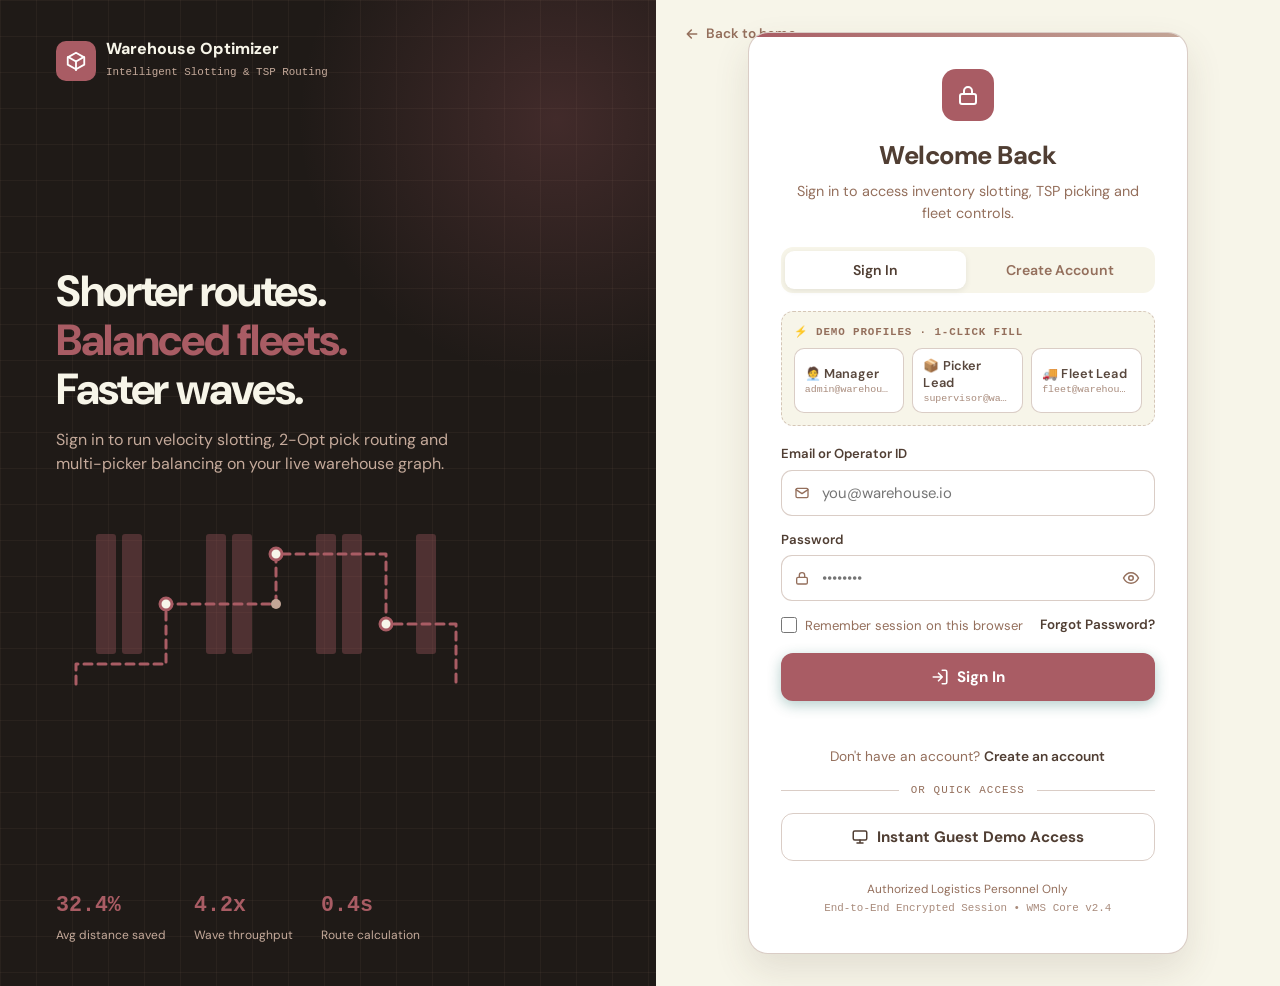
<file: frontend/products.html>
<!DOCTYPE html>
<html lang="en">
<head>
  <meta charset="UTF-8">
  <meta name="viewport" content="width=device-width, initial-scale=1.0">
  <meta name="description" content="Warehouse Product Catalog & Inventory Master with shelf assignments, stock movements, and Pareto pick velocity.">
  <title>Products Catalog &amp; Inventory | Warehouse Optimizer</title>
  <link rel="preconnect" href="https://fonts.googleapis.com">
  <link rel="preconnect" href="https://fonts.gstatic.com" crossorigin>
  <link href="https://fonts.googleapis.com/css2?family=DM+Sans:ital,opsz,wght@0,9..40,100..1000;1,9..40,100..1000&family=JetBrains+Mono:wght@400;500;700&display=swap" rel="stylesheet">
  <link rel="stylesheet" href="powerbi.css">
  <link rel="stylesheet" href="style.css">
  <script src="theme.js"></script>
  <script src="auth.js"></script>
  <script src="profile-settings.js"></script>
  <style>
    /* Executive Summary KPI Ribbon */
    .kpi-summary-grid {
      display: grid;
      grid-template-columns: repeat(auto-fit, minmax(210px, 1fr));
      gap: 1.15rem;
      margin-bottom: 1.75rem;
    }

    .kpi-card {
      background: var(--card-bg);
      border: 1px solid var(--border-color);
      border-radius: 14px;
      padding: 1.15rem 1.35rem;
      box-shadow: var(--shadow-sm);
      display: flex;
      flex-direction: column;
      justify-content: space-between;
      transition: transform 0.2s cubic-bezier(0.16, 1, 0.3, 1), box-shadow 0.2s ease, border-color 0.2s ease;
      position: relative;
    }

    .kpi-card:hover {
      transform: translateY(-3px);
      box-shadow: var(--shadow-md);
      border-color: var(--accent);
    }

    .kpi-card-header {
      display: flex;
      align-items: center;
      justify-content: space-between;
      font-size: 0.74rem;
      font-family: var(--font-mono);
      font-weight: 700;
      letter-spacing: 0.05em;
      text-transform: uppercase;
      color: var(--text-secondary);
      margin-bottom: 0.5rem;
    }

    .kpi-card-value {
      font-family: var(--font-mono);
      font-size: 1.85rem;
      font-weight: 800;
      color: var(--text-main);
      line-height: 1.1;
      margin-bottom: 0.35rem;
    }

    .kpi-card-sub {
      font-size: 0.78rem;
      color: var(--text-secondary);
      display: flex;
      align-items: center;
      gap: 0.4rem;
    }

    /* Product Tiles Grid System */
    .product-tiles-grid {
      display: grid;
      grid-template-columns: repeat(auto-fill, minmax(315px, 1fr));
      gap: 1.25rem;
      margin-bottom: 2.5rem;
    }

    .product-tile {
      background: var(--card-bg);
      border: 1px solid var(--border-color);
      border-radius: 14px;
      padding: 1.25rem;
      display: flex;
      flex-direction: column;
      justify-content: space-between;
      transition: transform 0.2s cubic-bezier(0.16, 1, 0.3, 1), box-shadow 0.2s cubic-bezier(0.16, 1, 0.3, 1), border-color 0.2s ease;
      position: relative;
      box-shadow: var(--shadow-sm);
    }

    .product-tile:hover {
      transform: translateY(-4px);
      box-shadow: var(--shadow-lg);
      border-color: var(--accent);
    }

    .product-tile.is-low-stock {
      border-color: rgba(239, 68, 68, 0.4);
    }

    .product-tile-header {
      display: flex;
      align-items: center;
      justify-content: space-between;
      gap: 0.5rem;
      margin-bottom: 0.75rem;
    }

    .product-tile-id-group {
      display: flex;
      align-items: center;
      gap: 0.45rem;
    }

    .product-tile-id {
      font-family: var(--font-mono);
      font-size: 0.78rem;
      font-weight: 700;
      color: var(--text-main);
      background: rgba(122, 122, 126, 0.14);
      border: 1px solid var(--border-color);
      padding: 2px 7px;
      border-radius: 6px;
    }

    .product-tile-sku {
      font-family: var(--font-mono);
      font-size: 0.74rem;
      font-weight: 600;
      color: var(--primary);
      background: rgba(94, 122, 82, 0.12);
      border: 1px solid rgba(94, 122, 82, 0.25);
      padding: 2px 6px;
      border-radius: 5px;
    }

    .product-tile-name {
      font-size: 1.05rem;
      font-weight: 700;
      color: var(--text-main);
      line-height: 1.35;
      margin-bottom: 0.75rem;
      min-height: 2.85rem;
      display: -webkit-box;
      -webkit-line-clamp: 2;
      -webkit-box-orient: vertical;
      overflow: hidden;
    }

    .product-tile-meta {
      display: flex;
      align-items: center;
      justify-content: space-between;
      gap: 0.5rem;
      margin-bottom: 0.85rem;
      flex-wrap: wrap;
    }

    .product-tile-stock-badge {
      display: inline-flex;
      align-items: center;
      gap: 5px;
      font-family: var(--font-mono);
      font-size: 0.78rem;
      font-weight: 700;
      padding: 3px 8px;
      border-radius: 6px;
      background: var(--bg);
      border: 1px solid var(--border-color);
      color: var(--text-secondary);
    }

    .product-tile-stock-badge.warning {
      background: rgba(239, 68, 68, 0.12);
      border-color: rgba(239, 68, 68, 0.3);
      color: #ef4444;
    }

    .product-tile-shelf {
      display: flex;
      align-items: center;
      justify-content: space-between;
      padding: 0.6rem 0.8rem;
      background: var(--bg);
      border-radius: 9px;
      border: 1px solid var(--border-color);
      margin-bottom: 0.9rem;
    }

    .product-tile-shelf-info {
      display: flex;
      align-items: center;
      gap: 0.5rem;
      font-size: 0.82rem;
      font-weight: 600;
      color: var(--text-secondary);
    }

    .product-tile-shelf-icon {
      color: var(--primary);
      flex-shrink: 0;
    }

    .product-tile-velocity-card {
      background: var(--bg);
      border-radius: 10px;
      padding: 0.8rem;
      border: 1px solid var(--border-color);
      margin-bottom: 0.9rem;
    }

    .product-tile-velocity-header {
      display: flex;
      justify-content: space-between;
      align-items: baseline;
      margin-bottom: 0.45rem;
      font-size: 0.76rem;
      color: var(--text-secondary);
    }

    .product-tile-velocity-number {
      font-family: var(--font-mono);
      font-size: 0.92rem;
      font-weight: 800;
      color: var(--text-main);
    }

    .product-tile-progress-track {
      width: 100%;
      height: 6px;
      background: rgba(0, 0, 0, 0.08);
      border-radius: 4px;
      overflow: hidden;
      margin-bottom: 0.45rem;
    }

    [data-theme="dark"] .product-tile-progress-track {
      background: rgba(255, 255, 255, 0.1);
    }

    .product-tile-progress-fill {
      height: 100%;
      border-radius: 4px;
      transition: width 0.4s ease;
    }

    .product-tile-progress-fill.high {
      background: linear-gradient(90deg, #5E7A52, #729464);
    }

    .product-tile-progress-fill.medium {
      background: linear-gradient(90deg, #48484A, #7A7A7E);
    }

    .product-tile-progress-fill.low {
      background: #8E8E93;
    }

    .product-tile-velocity-sub {
      display: flex;
      justify-content: space-between;
      align-items: center;
      font-size: 0.72rem;
      color: var(--text-muted);
    }

    /* Product Action Buttons Bar */
    .product-tile-actions {
      display: flex;
      align-items: center;
      gap: 0.5rem;
      padding-top: 0.75rem;
      border-top: 1px solid var(--border-color);
    }

    .btn-tile-action {
      flex: 1;
      display: inline-flex;
      align-items: center;
      justify-content: center;
      gap: 5px;
      padding: 6px 8px;
      font-size: 0.78rem;
      font-weight: 600;
      border-radius: 7px;
      border: 1px solid var(--border-color);
      background: var(--card-bg);
      color: var(--text-main);
      cursor: pointer;
      transition: all 0.15s ease;
    }

    .btn-tile-action:hover {
      background: var(--bg);
      border-color: var(--accent);
      transform: translateY(-1px);
    }

    .btn-tile-action.primary {
      background: var(--primary);
      color: #fff;
      border-color: var(--primary);
    }

    .btn-tile-action.primary:hover {
      background: var(--primary-hover);
    }

    .btn-tile-action.danger:hover {
      color: #ef4444;
      border-color: rgba(239, 68, 68, 0.5);
    }

    /* View Switcher Controls */
    .view-toggle {
      display: flex;
      align-items: center;
      gap: 4px;
      background: var(--bg);
      padding: 4px;
      border-radius: 10px;
      border: 1px solid var(--border-color);
    }

    .view-btn {
      display: inline-flex;
      align-items: center;
      gap: 6px;
      padding: 6px 14px;
      border-radius: 7px;
      border: none;
      background: transparent;
      color: var(--text-secondary);
      font-size: 0.82rem;
      font-weight: 600;
      cursor: pointer;
      transition: all 0.15s ease;
    }

    .view-btn:hover {
      color: var(--text-main);
    }

    .view-btn.active {
      background: var(--card-bg);
      color: var(--text-main);
      box-shadow: 0 1px 4px rgba(0, 0, 0, 0.08);
      font-weight: 700;
    }

    [data-theme="dark"] .view-btn.active {
      background: var(--card-hover, #2D312B);
      box-shadow: 0 1px 4px rgba(0, 0, 0, 0.35);
    }

    /* Modal System */
    .modal-overlay {
      position: fixed;
      inset: 0;
      background: rgba(0, 0, 0, 0.55);
      backdrop-filter: blur(4px);
      display: flex;
      align-items: center;
      justify-content: center;
      z-index: 99999;
      opacity: 0;
      pointer-events: none;
      transition: opacity 0.2s ease;
    }

    .modal-overlay.active {
      opacity: 1;
      pointer-events: auto;
    }

    .modal-box {
      background: var(--card-bg);
      border: 1px solid var(--border-color);
      border-radius: 16px;
      width: 92%;
      max-width: 580px;
      max-height: 88vh;
      overflow-y: auto;
      padding: 1.75rem;
      box-shadow: 0 20px 48px rgba(0, 0, 0, 0.35);
      transform: translateY(14px) scale(0.98);
      transition: transform 0.2s cubic-bezier(0.16, 1, 0.3, 1);
    }

    .modal-box.wide {
      max-width: 860px;
    }

    .modal-overlay.active .modal-box {
      transform: translateY(0) scale(1);
    }

    .modal-header {
      display: flex;
      align-items: center;
      justify-content: space-between;
      margin-bottom: 1.25rem;
      padding-bottom: 0.85rem;
      border-bottom: 1px solid var(--border-color);
    }

    .modal-title {
      font-size: 1.2rem;
      font-weight: 800;
      color: var(--text-main);
      display: flex;
      align-items: center;
      gap: 0.6rem;
      margin: 0;
    }

    .modal-close {
      background: transparent;
      border: none;
      font-size: 1.25rem;
      color: var(--text-secondary);
      cursor: pointer;
      width: 32px;
      height: 32px;
      border-radius: 8px;
      display: grid;
      place-items: center;
      transition: background 0.15s, color 0.15s;
    }

    .modal-close:hover {
      background: var(--bg);
      color: var(--text-main);
    }

    .form-group-grid {
      display: grid;
      grid-template-columns: 1fr 1fr;
      gap: 1rem;
      margin-bottom: 1rem;
    }

    .form-group {
      display: flex;
      flex-direction: column;
      gap: 0.35rem;
      margin-bottom: 1rem;
    }

    .form-group label {
      font-size: 0.78rem;
      font-weight: 700;
      font-family: var(--font-mono);
      letter-spacing: 0.04em;
      text-transform: uppercase;
      color: var(--text-secondary);
    }

    .form-group input, .form-group select, .form-group textarea {
      padding: 0.65rem 0.85rem;
      border-radius: 9px;
      border: 1.5px solid var(--border-color);
      background: var(--bg);
      color: var(--text-main);
      font-size: 0.9rem;
      font-family: inherit;
      outline: none;
      transition: border-color 0.2s, box-shadow 0.2s;
    }

    .form-group input:focus, .form-group select:focus, .form-group textarea:focus {
      border-color: var(--primary);
      box-shadow: 0 0 0 3px rgba(94, 122, 82, 0.15);
    }

    .modal-actions {
      display: flex;
      justify-content: flex-end;
      gap: 0.75rem;
      margin-top: 1.5rem;
      padding-top: 1rem;
      border-top: 1px solid var(--border-color);
    }

    /* Toast */
    .toast-msg {
      position: fixed;
      bottom: 24px;
      left: 50%;
      transform: translate(-50%, 20px);
      background: var(--nav-bg);
      color: #fff;
      padding: 11px 20px;
      border-radius: 12px;
      font-size: 0.85rem;
      font-weight: 600;
      opacity: 0;
      pointer-events: none;
      transition: all 0.3s;
      z-index: 100000;
      box-shadow: var(--shadow-lg);
      display: flex;
      align-items: center;
      gap: 8px;
    }

    .toast-msg.show {
      opacity: 1;
      transform: translate(-50%, 0);
    }

    @media (max-width: 640px) {
      .form-group-grid {
        grid-template-columns: 1fr;
      }
    }
  </style>
</head>
<body>

  <!-- Executive Topbar Navigation -->
  <header class="topbar">
    <div class="wrap">
      <div class="brand">
        <a href="landing.html" class="brand-icon" title="Landing Page" aria-label="Warehouse Optimizer home">
          <svg width="20" height="20" viewBox="0 0 24 24" fill="none" stroke="currentColor" stroke-width="2" stroke-linecap="round" stroke-linejoin="round"><path d="M21 8l-9-5-9 5v8l9 5 9-5V8z"/><path d="M3.3 7.5L12 12.5l8.7-5"/><path d="M12 22V12.5"/></svg>
        </a>
        <span><strong>Warehouse Optimizer</strong><small>INTELLIGENT SLOTTING &amp; TSP ROUTING</small></span>
      </div>
      <nav class="nav" aria-label="Manager navigation">
        <a href="index.html">Dashboard</a>
        <a href="products.html" class="active">Products</a>
        <a href="layout.html">Layout Optimizer</a>
        <a href="graph.html">Floorplan &amp; 3D Twin</a>
        <a href="order-picking.html">Order Picking</a>
        <a href="waves.html">Wave Picking</a>
        <a href="fleet.html">Fleet Balancing</a>
      </nav>
      <div class="user">
        <span class="avatar" id="avatar" title="Manager Profile &amp; Settings">AM</span>
        <span class="user-meta" id="userMeta" title="Manager Profile &amp; Settings"><b id="uname">Alex Morgan</b><span>Operations Manager</span></span>
        <button class="ib" id="logout" aria-label="Sign out" title="Sign out"><svg width="16" height="16" viewBox="0 0 24 24" fill="none" stroke="currentColor" stroke-width="2" stroke-linecap="round" stroke-linejoin="round"><path d="M9 21H5a2 2 0 01-2-2V5a2 2 0 012-2h4M16 17l5-5-5-5M21 12H9"/></svg></button>
        <button class="ib" id="theme" aria-label="Toggle theme"><svg width="16" height="16" viewBox="0 0 24 24" fill="none" stroke="currentColor" stroke-width="2" stroke-linecap="round" stroke-linejoin="round"><path d="M21 12.8A9 9 0 1111.2 3a7 7 0 009.8 9.8z"/></svg></button>
      </div>
    </div>
  </header>

  <div class="container" style="max-width: 1400px; margin: 0 auto; padding: 1.75rem 1.25rem;">
    <!-- Page Header & Main Controls -->
    <div class="page-header" style="display: flex; justify-content: space-between; align-items: flex-start; flex-wrap: wrap; gap: 1rem; margin-bottom: 1.5rem;">
      <div>
        <h1 class="page-title" style="font-size: 1.75rem; font-weight: 800; color: var(--text-main); margin-bottom: 0.25rem;">Warehouse Product Catalog &amp; Inventory</h1>
        <p class="page-subtitle" style="color: var(--text-secondary); font-size: 0.92rem;">SKU item master, shelf allocations, stock movements, and Pareto velocity slotting</p>
      </div>
      <div style="display: flex; gap: 0.75rem; flex-wrap: wrap;">
        <button class="btn btn-secondary" onclick="openInventoryHistoryModal()" style="display: inline-flex; align-items: center; gap: 6px;">
          <svg width="15" height="15" viewBox="0 0 24 24" fill="none" stroke="currentColor" stroke-width="2" stroke-linecap="round" stroke-linejoin="round"><circle cx="12" cy="12" r="10"/><polyline points="12 6 12 12 14 14"/></svg>
          Audit History
        </button>
        <button class="btn btn-primary" onclick="openAddProductModal()" style="display: inline-flex; align-items: center; gap: 6px;">
          <svg width="15" height="15" viewBox="0 0 24 24" fill="none" stroke="currentColor" stroke-width="2.5" stroke-linecap="round" stroke-linejoin="round"><line x1="12" y1="5" x2="12" y2="19"></line><line x1="5" y1="12" x2="19" y2="12"></line></svg>
          + Add Product
        </button>
        <a href="layout.html" class="btn" style="border: 1.5px solid var(--border-color); display: inline-flex; align-items: center; gap: 6px;">
          Optimize Slotting
          <svg width="14" height="14" viewBox="0 0 24 24" fill="none" stroke="currentColor" stroke-width="2" stroke-linecap="round" stroke-linejoin="round"><line x1="5" y1="12" x2="19" y2="12"></line><polyline points="12 5 19 12 12 19"></polyline></svg>
        </a>
      </div>
    </div>

    <!-- Executive KPI Summary Ribbon -->
    <div class="kpi-summary-grid">
      <div class="kpi-card">
        <div class="kpi-card-header">
          <span>Active Catalog SKUs</span>
          <span>🏷️</span>
        </div>
        <div class="kpi-card-value" id="kpi-total-skus">--</div>
        <div class="kpi-card-sub">
          <span>Unique catalog articles</span>
        </div>
      </div>
      <div class="kpi-card">
        <div class="kpi-card-header">
          <span>Total Units in Stock</span>
          <span>📦</span>
        </div>
        <div class="kpi-card-value" id="kpi-total-units">--</div>
        <div class="kpi-card-sub">
          <span>Aggregated storage volume</span>
        </div>
      </div>
      <div class="kpi-card">
        <div class="kpi-card-header">
          <span>Inventory Valuation</span>
          <span>💰</span>
        </div>
        <div class="kpi-card-value" id="kpi-total-value">$--</div>
        <div class="kpi-card-sub">
          <span>Asset carrying valuation</span>
        </div>
      </div>
      <div class="kpi-card" id="kpi-card-low-stock" style="cursor: pointer;" onclick="toggleLowStockFilter()" title="Click to filter low stock items">
        <div class="kpi-card-header">
          <span>Low Stock Warnings</span>
          <span>⚠️</span>
        </div>
        <div class="kpi-card-value" id="kpi-low-stock" style="color: #ef4444;">--</div>
        <div class="kpi-card-sub">
          <span id="kpi-low-stock-sub">Items at or below reorder threshold</span>
        </div>
      </div>
    </div>

    <!-- Filter and Search Controls -->
    <div class="card" style="padding: 1.25rem 1.5rem; margin-bottom: 1.75rem;">
      <div style="display: flex; gap: 1.25rem; flex-wrap: wrap; align-items: flex-end; justify-content: space-between;">
        <div style="display: flex; gap: 1.25rem; flex-wrap: wrap; align-items: flex-end; flex: 1;">
          <div style="flex: 1; min-width: 220px; max-width: 380px;">
            <label for="search-input" class="form-label" style="font-size: 0.75rem; font-weight: 700; font-family: var(--font-mono); text-transform: uppercase; color: var(--text-secondary); margin-bottom: 4px; display: block;">Search Catalog / SKU:</label>
            <input type="text" id="search-input" class="form-input" placeholder="Search by name or SKU..." oninput="applyFilters()">
          </div>
          <div style="min-width: 180px;">
            <label for="category-filter" class="form-label" style="font-size: 0.75rem; font-weight: 700; font-family: var(--font-mono); text-transform: uppercase; color: var(--text-secondary); margin-bottom: 4px; display: block;">Filter Category:</label>
            <select id="category-filter" class="form-select" onchange="applyFilters()">
              <option value="ALL">All Categories</option>
              <option value="Electronics">Electronics</option>
              <option value="Fasteners">Fasteners</option>
              <option value="Heavy">Heavy (Special Handling)</option>
              <option value="Fragile">Fragile (Special Handling)</option>
              <option value="Tools">Tools</option>
              <option value="Safety">Safety</option>
            </select>
          </div>
          <div style="min-width: 170px;">
            <label for="stock-filter" class="form-label" style="font-size: 0.75rem; font-weight: 700; font-family: var(--font-mono); text-transform: uppercase; color: var(--text-secondary); margin-bottom: 4px; display: block;">Stock Status:</label>
            <select id="stock-filter" class="form-select" onchange="applyFilters()">
              <option value="ALL">All Inventory Levels</option>
              <option value="LOW">Low Stock Only (≤ Threshold)</option>
              <option value="ADEQUATE">Adequate Stock</option>
            </select>
          </div>
        </div>
        <div style="display: flex; align-items: center; gap: 0.75rem;">
          <div style="font-size: 0.85rem; font-weight: 600; color: var(--text-muted); background: var(--bg); padding: 0.5rem 0.85rem; border-radius: 8px; border: 1px solid var(--border-color); font-family: var(--font-mono);" id="product-count-label">
            Showing 0 products
          </div>
        </div>
      </div>
    </div>

    <!-- View Switcher & Catalog Header -->
    <div style="display: flex; justify-content: space-between; align-items: center; margin-bottom: 1.25rem; flex-wrap: wrap; gap: 1rem;">
      <div style="display: flex; align-items: center; gap: 0.75rem;">
        <h2 style="font-size: 1.25rem; font-weight: 800; margin: 0; color: var(--text-main);">Product Inventory &amp; Pick Velocity</h2>
        <span class="badge badge-primary">Catalog Master</span>
      </div>
      <div class="view-toggle">
        <button type="button" class="view-btn active" id="btn-view-tiles" title="Tiles View" onclick="switchView('tiles')">
          <svg width="15" height="15" viewBox="0 0 24 24" fill="none" stroke="currentColor" stroke-width="2" stroke-linecap="round" stroke-linejoin="round"><rect x="3" y="3" width="7" height="7"/><rect x="14" y="3" width="7" height="7"/><rect x="14" y="14" width="7" height="7"/><rect x="3" y="14" width="7" height="7"/></svg>
          Tiles View
        </button>
        <button type="button" class="view-btn" id="btn-view-table" title="Table View" onclick="switchView('table')">
          <svg width="15" height="15" viewBox="0 0 24 24" fill="none" stroke="currentColor" stroke-width="2" stroke-linecap="round" stroke-linejoin="round"><line x1="8" y1="6" x2="21" y2="6"/><line x1="8" y1="12" x2="21" y2="12"/><line x1="8" y1="18" x2="21" y2="18"/><line x1="3" y1="6" x2="3.01" y2="6"/><line x1="3" y1="12" x2="3.01" y2="12"/><line x1="3" y1="18" x2="3.01" y2="18"/></svg>
          Table View
        </button>
      </div>
    </div>

    <!-- Products Tiles Grid (Primary Default Format) -->
    <div class="product-tiles-grid" id="products-tiles-grid">
      <!-- Injected tiles -->
    </div>

    <!-- Products Table (Optional Alternate View) -->
    <div class="card" id="products-table-card" style="display: none; margin-bottom: 2.5rem;">
      <div class="table-responsive" style="overflow-x: auto;">
        <table style="width: 100%; border-collapse: collapse;">
          <thead>
            <tr>
              <th style="width: 70px;">ID</th>
              <th>SKU</th>
              <th>Product Name</th>
              <th>Category</th>
              <th>Shelf Location</th>
              <th>Unit Price</th>
              <th>Stock Status</th>
              <th style="min-width: 180px;">Pick Velocity</th>
              <th>Tier</th>
              <th style="text-align: right; width: 140px;">Actions</th>
            </tr>
          </thead>
          <tbody id="products-table-body">
            <tr>
              <td colspan="10" style="text-align: center; color: var(--text-muted); padding: 2rem;">
                Loading catalog products from /api/products...
              </td>
            </tr>
          </tbody>
        </table>
      </div>
    </div>
  </div>

  <!-- ================================================================= -->
  <!-- MODAL 1: ADD PRODUCT                                              -->
  <!-- ================================================================= -->
  <div class="modal-overlay" id="modal-add-product" onclick="if(event.target === this) closeModals()">
    <div class="modal-box">
      <div class="modal-header">
        <h3 class="modal-title">
          <svg width="20" height="20" viewBox="0 0 24 24" fill="none" stroke="currentColor" stroke-width="2.5" stroke-linecap="round" stroke-linejoin="round"><line x1="12" y1="5" x2="12" y2="19"></line><line x1="5" y1="12" x2="19" y2="12"></line></svg>
          Add New Product
        </h3>
        <button type="button" class="modal-close" onclick="closeModals()">&times;</button>
      </div>
      <form id="form-add-product" onsubmit="submitAddProduct(event)">
        <div class="form-group">
          <label for="add-prod-name">Product Name *</label>
          <input type="text" id="add-prod-name" required placeholder="e.g. High-Torque Servo Motor 24V">
        </div>
        <div class="form-group-grid">
          <div class="form-group">
            <label for="add-prod-sku">SKU Code (optional)</label>
            <input type="text" id="add-prod-sku" placeholder="Auto-generated if empty">
          </div>
          <div class="form-group">
            <label for="add-prod-category">Category *</label>
            <select id="add-prod-category" required>
              <option value="Electronics">Electronics</option>
              <option value="Fasteners">Fasteners</option>
              <option value="Heavy">Heavy</option>
              <option value="Fragile">Fragile</option>
              <option value="Tools">Tools</option>
              <option value="Safety">Safety</option>
            </select>
          </div>
        </div>
        <div class="form-group">
          <label for="add-prod-shelf">Assigned Storage Shelf *</label>
          <select id="add-prod-shelf" required>
            <option value="">Loading shelves...</option>
          </select>
        </div>
        <div class="form-group-grid">
          <div class="form-group">
            <label for="add-prod-stock">Initial Stock Quantity *</label>
            <input type="number" id="add-prod-stock" value="50" min="0" required>
          </div>
          <div class="form-group">
            <label for="add-prod-price">Unit Price ($) *</label>
            <input type="number" id="add-prod-price" value="25.00" min="0.01" step="0.01" required>
          </div>
        </div>
        <div class="form-group-grid">
          <div class="form-group">
            <label for="add-prod-volume">Unit Volume *</label>
            <input type="number" id="add-prod-volume" value="1.0" min="0.1" step="0.1" required>
          </div>
          <div class="form-group">
            <label for="add-prod-threshold">Reorder Threshold *</label>
            <input type="number" id="add-prod-threshold" value="15" min="1" required>
          </div>
        </div>
        <div class="modal-actions">
          <button type="button" class="btn" onclick="closeModals()">Cancel</button>
          <button type="submit" class="btn btn-primary">Create Product</button>
        </div>
      </form>
    </div>
  </div>

  <!-- ================================================================= -->
  <!-- MODAL 2: EDIT PRODUCT                                             -->
  <!-- ================================================================= -->
  <div class="modal-overlay" id="modal-edit-product" onclick="if(event.target === this) closeModals()">
    <div class="modal-box">
      <div class="modal-header">
        <h3 class="modal-title">
          <svg width="20" height="20" viewBox="0 0 24 24" fill="none" stroke="currentColor" stroke-width="2" stroke-linecap="round" stroke-linejoin="round"><path d="M12 20h9"/><path d="M16.5 3.5a2.121 2.121 0 0 1 3 3L7 19l-4 1 1-4L16.5 3.5z"/></svg>
          Edit Product <span id="edit-prod-id-label" style="font-family: var(--font-mono); color: var(--primary);">#--</span>
        </h3>
        <button type="button" class="modal-close" onclick="closeModals()">&times;</button>
      </div>
      <form id="form-edit-product" onsubmit="submitEditProduct(event)">
        <input type="hidden" id="edit-prod-id">
        <div class="form-group">
          <label for="edit-prod-name">Product Name *</label>
          <input type="text" id="edit-prod-name" required>
        </div>
        <div class="form-group-grid">
          <div class="form-group">
            <label for="edit-prod-sku">SKU Code</label>
            <input type="text" id="edit-prod-sku" readonly style="opacity: 0.75; cursor: not-allowed;">
          </div>
          <div class="form-group">
            <label for="edit-prod-category">Category *</label>
            <select id="edit-prod-category" required>
              <option value="Electronics">Electronics</option>
              <option value="Fasteners">Fasteners</option>
              <option value="Heavy">Heavy</option>
              <option value="Fragile">Fragile</option>
              <option value="Tools">Tools</option>
              <option value="Safety">Safety</option>
            </select>
          </div>
        </div>
        <div class="form-group">
          <label for="edit-prod-shelf">Assigned Storage Shelf *</label>
          <select id="edit-prod-shelf" required>
            <option value="">Loading shelves...</option>
          </select>
        </div>
        <div class="form-group-grid">
          <div class="form-group">
            <label for="edit-prod-price">Unit Price ($) *</label>
            <input type="number" id="edit-prod-price" min="0.01" step="0.01" required>
          </div>
          <div class="form-group">
            <label for="edit-prod-threshold">Reorder Threshold *</label>
            <input type="number" id="edit-prod-threshold" min="1" required>
          </div>
        </div>
        <div class="form-group">
          <label for="edit-prod-volume">Unit Volume *</label>
          <input type="number" id="edit-prod-volume" min="0.1" step="0.1" required>
        </div>
        <div class="modal-actions">
          <button type="button" class="btn" onclick="closeModals()">Cancel</button>
          <button type="submit" class="btn btn-primary">Save Changes</button>
        </div>
      </form>
    </div>
  </div>

  <!-- ================================================================= -->
  <!-- MODAL 3: ADJUST STOCK                                             -->
  <!-- ================================================================= -->
  <div class="modal-overlay" id="modal-adjust-stock" onclick="if(event.target === this) closeModals()">
    <div class="modal-box">
      <div class="modal-header">
        <h3 class="modal-title">
          <svg width="20" height="20" viewBox="0 0 24 24" fill="none" stroke="currentColor" stroke-width="2" stroke-linecap="round" stroke-linejoin="round"><polyline points="22 12 18 12 15 21 9 3 6 12 2 12"/></svg>
          Adjust Inventory Stock
        </h3>
        <button type="button" class="modal-close" onclick="closeModals()">&times;</button>
      </div>
      <form id="form-adjust-stock" onsubmit="submitAdjustStock(event)">
        <input type="hidden" id="adjust-prod-id">
        <div style="background: var(--bg); border: 1px solid var(--border-color); border-radius: 10px; padding: 0.85rem 1rem; margin-bottom: 1.25rem;">
          <div style="font-weight: 700; font-size: 0.95rem; color: var(--text-main);" id="adjust-prod-title">--</div>
          <div style="font-size: 0.78rem; font-family: var(--font-mono); color: var(--text-secondary); margin-top: 3px;">
            SKU: <span id="adjust-prod-sku">--</span> &bull; Current Stock: <strong id="adjust-prod-current" style="color: var(--primary);">--</strong> units
          </div>
        </div>

        <div class="form-group-grid">
          <div class="form-group">
            <label for="adjust-movement-type">Movement Type *</label>
            <select id="adjust-movement-type" required onchange="updateMovementDeltaSign()">
              <option value="RESTOCK">Restock Inbound (+)</option>
              <option value="CYCLE_COUNT">Inventory Count Adjustment (+/-)</option>
              <option value="DAMAGE">Damaged Goods Scrap (-)</option>
              <option value="INTERNAL_USE">Internal Warehouse Use (-)</option>
            </select>
          </div>
          <div class="form-group">
            <label for="adjust-quantity" id="adjust-qty-label">Quantity to Add *</label>
            <input type="number" id="adjust-quantity" min="1" value="10" required>
          </div>
        </div>

        <div class="form-group">
          <label for="adjust-reason">Audit Reason Note *</label>
          <input type="text" id="adjust-reason" required placeholder="e.g. PO #8492 Supplier delivery received">
        </div>

        <div class="modal-actions">
          <button type="button" class="btn" onclick="closeModals()">Cancel</button>
          <button type="submit" class="btn btn-primary" id="btn-submit-adjust">Confirm Stock Adjustment</button>
        </div>
      </form>
    </div>
  </div>

  <!-- ================================================================= -->
  <!-- MODAL 4: INVENTORY TRANSACTION HISTORY LOG                        -->
  <!-- ================================================================= -->
  <div class="modal-overlay" id="modal-history" onclick="if(event.target === this) closeModals()">
    <div class="modal-box wide">
      <div class="modal-header">
        <h3 class="modal-title">
          <svg width="20" height="20" viewBox="0 0 24 24" fill="none" stroke="currentColor" stroke-width="2" stroke-linecap="round" stroke-linejoin="round"><circle cx="12" cy="12" r="10"/><polyline points="12 6 12 12 14 14"/></svg>
          Facility Inventory Transaction Audit Trail
        </h3>
        <button type="button" class="modal-close" onclick="closeModals()">&times;</button>
      </div>
      <div style="margin-bottom: 1rem; display: flex; justify-content: space-between; align-items: center;">
        <span style="font-size: 0.82rem; color: var(--text-secondary);">Immutable stock movements and pick consumptions:</span>
        <button class="btn btn-secondary" onclick="loadHistoryTransactions()" style="padding: 4px 10px; font-size: 0.78rem;">Refresh Log</button>
      </div>
      <div class="table-responsive" style="max-height: 420px; overflow-y: auto;">
        <table style="width: 100%; border-collapse: collapse; font-size: 0.82rem;">
          <thead>
            <tr>
              <th style="padding: 8px;">Time</th>
              <th>Product / SKU</th>
              <th>Movement</th>
              <th>Change</th>
              <th>Balance</th>
              <th>Reason &amp; User</th>
            </tr>
          </thead>
          <tbody id="history-table-body">
            <tr>
              <td colspan="6" style="text-align: center; padding: 2rem; color: var(--text-muted);">
                Loading transaction history...
              </td>
            </tr>
          </tbody>
        </table>
      </div>
      <div class="modal-actions">
        <button type="button" class="btn" onclick="closeModals()">Close Audit Trail</button>
      </div>
    </div>
  </div>

  <div class="toast-msg" id="toast-msg"></div>

  <footer class="app-footer" style="padding: 2.5rem 0; border-top: 1px solid var(--border-color); text-align: center; color: var(--text-secondary); font-size: 0.82rem;">
    <div class="container" style="margin: 0 auto;">
      Warehouse Layout &amp; Order Picking Optimizer &bull; High-Performance Graph Routing Engine
    </div>
  </footer>

  <script>
    let allProducts = [];
    let allShelves = [];
    let maxUnits = 1;
    let isLowStockOnly = false;

    // Toast helper
    function showToast(msg) {
      const t = document.getElementById('toast-msg');
      if (!t) return;
      t.textContent = msg;
      t.classList.add('show');
      clearTimeout(window._toastTimeout);
      window._toastTimeout = setTimeout(() => {
        t.classList.remove('show');
      }, 2600);
    }

    async function loadShelves() {
      try {
        const res = await fetch('/api/shelves');
        allShelves = await res.json();
        populateShelfDropdowns();
      } catch (err) {
        console.error("Failed to load shelves:", err);
      }
    }

    function populateShelfDropdowns() {
      const addSelect = document.getElementById('add-prod-shelf');
      const editSelect = document.getElementById('edit-prod-shelf');
      if (!addSelect || !editSelect) return;

      const optionsHtml = allShelves
        .filter(s => s.id > 1) // Shelf 1 is packing dock
        .map(s => {
          const avail = s.capacity - (s.current_load || 0);
          return `<option value="${s.id}">Shelf #${s.id} (Zone ${s.zone}) &bull; ${avail} slots avail / cap ${s.capacity}</option>`;
        })
        .join('');

      addSelect.innerHTML = optionsHtml;
      editSelect.innerHTML = optionsHtml;
    }

    async function loadProducts() {
      try {
        const res = await fetch('/api/products');
        allProducts = await res.json();

        // Max units for relative meter
        maxUnits = Math.max(...allProducts.map(p => p.pick_frequency || 0), 1);

        updateExecutiveKpiRibbon();
        applyFilters();

        const savedView = localStorage.getItem('wo-products-view') || 'tiles';
        switchView(savedView);
      } catch (err) {
        console.error("Failed to load products:", err);
        showToast("Error loading products catalog");
      }
    }

    function updateExecutiveKpiRibbon() {
      const totalSkus = allProducts.length;
      const totalUnits = allProducts.reduce((sum, p) => sum + (p.stock_quantity || 0), 0);
      const totalValuation = allProducts.reduce((sum, p) => sum + ((p.stock_quantity || 0) * (p.unit_price || 0)), 0);
      const lowStockCount = allProducts.filter(p => (p.stock_quantity || 0) <= (p.reorder_threshold || 15)).length;

      const skuEl = document.getElementById('kpi-total-skus');
      const unitsEl = document.getElementById('kpi-total-units');
      const valEl = document.getElementById('kpi-total-value');
      const lowEl = document.getElementById('kpi-low-stock');

      if (skuEl) skuEl.textContent = totalSkus.toLocaleString();
      if (unitsEl) unitsEl.textContent = totalUnits.toLocaleString();
      if (valEl) valEl.textContent = '$' + totalValuation.toLocaleString(undefined, { minimumFractionDigits: 2, maximumFractionDigits: 2 });
      if (lowEl) lowEl.textContent = lowStockCount;
    }

    function toggleLowStockFilter() {
      const stockSelect = document.getElementById('stock-filter');
      if (stockSelect.value === 'LOW') {
        stockSelect.value = 'ALL';
      } else {
        stockSelect.value = 'LOW';
      }
      applyFilters();
    }

    function switchView(view) {
      const tilesGrid = document.getElementById('products-tiles-grid');
      const tableCard = document.getElementById('products-table-card');
      const btnTiles = document.getElementById('btn-view-tiles');
      const btnTable = document.getElementById('btn-view-table');

      if (view === 'table') {
        tilesGrid.style.display = 'none';
        tableCard.style.display = 'block';
        btnTiles.classList.remove('active');
        btnTable.classList.add('active');
        localStorage.setItem('wo-products-view', 'table');
      } else {
        tilesGrid.style.display = 'grid';
        tableCard.style.display = 'none';
        btnTiles.classList.add('active');
        btnTable.classList.remove('active');
        localStorage.setItem('wo-products-view', 'tiles');
      }
    }

    function renderProducts(items) {
      const tilesContainer = document.getElementById('products-tiles-grid');
      const tbody = document.getElementById('products-table-body');
      tilesContainer.innerHTML = '';
      tbody.innerHTML = '';

      document.getElementById('product-count-label').textContent = `Showing ${items.length} of ${allProducts.length} items`;

      if (items.length === 0) {
        tilesContainer.innerHTML = `
          <div style="grid-column: 1 / -1; text-align: center; padding: 3.5rem 1.5rem; background: var(--card-bg); border-radius: 14px; border: 1px solid var(--border-color); color: var(--text-muted);">
            <p style="font-size: 1.05rem; font-weight: 700; margin-bottom: 0.35rem; color: var(--text-main);">No matching products found</p>
            <p style="font-size: 0.85rem;">Try adjusting your search query or category / stock filters.</p>
          </div>
        `;
        tbody.innerHTML = '<tr><td colspan="10" style="text-align: center; padding: 2.5rem; color: var(--text-muted);">No matching products found.</td></tr>';
        return;
      }

      items.forEach(p => {
        let catBadge = 'badge-primary';
        if (p.category === 'Fragile') catBadge = 'badge-warning';
        if (p.category === 'Heavy') catBadge = 'badge-danger';
        if (p.category === 'Tools') catBadge = 'badge-violet';
        if (p.category === 'Electronics') catBadge = 'badge-cyan';
        if (p.category === 'Safety') catBadge = 'badge-success';

        const freq = p.pick_frequency || 0;
        const pct = Math.min(100, Math.round((freq / maxUnits) * 100));
        let meterClass = 'low';
        let tierBadge = '<span class="badge">Tier C (Low)</span>';
        let throughputText = 'Standard velocity';

        if (pct >= 65) {
          meterClass = 'high';
          tierBadge = '<span class="badge badge-success">★ Tier A (High)</span>';
          throughputText = 'High throughput';
        } else if (pct >= 35) {
          meterClass = 'medium';
          tierBadge = '<span class="badge badge-primary">Tier B (Medium)</span>';
          throughputText = 'Moderate flow';
        }

        const shelfId = p.assigned_shelf_id || p.shelf_id;
        const shelfLabel = shelfId ? `Shelf ${shelfId}` : '<span style="color:#ef4444;">Unassigned</span>';
        const shelfBadgeHtml = shelfId 
          ? `<span class="badge badge-primary" style="font-weight: 700; font-size: 0.8rem;">Shelf ${shelfId}</span>`
          : `<span class="badge" style="background: rgba(239, 68, 68, 0.12); color: #ef4444; border: 1px solid rgba(239, 68, 68, 0.25); font-weight: 700; font-size: 0.8rem;">Unassigned</span>`;
        
        const stockQty = p.stock_quantity !== undefined ? p.stock_quantity : 50;
        const threshold = p.reorder_threshold || 15;
        const isLow = stockQty <= threshold;
        const unitPrice = p.unit_price !== undefined ? Number(p.unit_price).toFixed(2) : '15.00';
        const skuStr = p.sku || `SKU-${p.id}`;

        // 1. Tile card rendering
        const tile = document.createElement('div');
        tile.className = `product-tile ${isLow ? 'is-low-stock' : ''}`;
        tile.innerHTML = `
          <div>
            <div class="product-tile-header">
              <div class="product-tile-id-group">
                <span class="product-tile-id">#${p.id}</span>
                <span class="product-tile-sku">${skuStr}</span>
              </div>
              ${tierBadge}
            </div>
            <div class="product-tile-name" title="${p.name}">${p.name}</div>
            <div class="product-tile-meta">
              <span class="badge ${catBadge}">${p.category}</span>
              <span class="product-tile-stock-badge ${isLow ? 'warning' : ''}">
                ${isLow ? '⚠️ ' : ''}${stockQty} in stock ${isLow ? '(Low)' : ''}
              </span>
              <span style="font-family: var(--font-mono); font-weight: 700; font-size: 0.82rem; color: var(--text-main);">$${unitPrice}</span>
            </div>
            <div class="product-tile-shelf">
              <div class="product-tile-shelf-info">
                <svg width="15" height="15" viewBox="0 0 24 24" fill="none" stroke="currentColor" stroke-width="2" stroke-linecap="round" stroke-linejoin="round" class="product-tile-shelf-icon"><path d="M3 3h18v18H3zM3 9h18M3 15h18M9 3v18"/></svg>
                <span>Storage Location:</span>
              </div>
              ${shelfBadgeHtml}
            </div>
          </div>
          <div>
            <div class="product-tile-velocity-card">
              <div class="product-tile-velocity-header">
                <span>Pick Velocity</span>
                <span class="product-tile-velocity-number">${freq.toLocaleString()} units</span>
              </div>
              <div class="product-tile-progress-track">
                <div class="product-tile-progress-fill ${meterClass}" style="width: ${pct}%;"></div>
              </div>
              <div class="product-tile-velocity-sub">
                <span>Demand: ${pct}%</span>
                <span>${throughputText}</span>
              </div>
            </div>
            <div class="product-tile-actions">
              <button class="btn-tile-action primary" onclick="openAdjustStockModal(${p.id})">
                ⚡ Adjust Stock
              </button>
              <button class="btn-tile-action" onclick="openEditProductModal(${p.id})">
                Edit
              </button>
              <button class="btn-tile-action danger" onclick="confirmDeleteProduct(${p.id})" title="Archive product">
                &times;
              </button>
            </div>
          </div>
        `;
        tilesContainer.appendChild(tile);

        // 2. Table row rendering
        const tr = document.createElement('tr');
        tr.innerHTML = `
          <td><strong>#${p.id}</strong></td>
          <td><span class="product-tile-sku">${skuStr}</span></td>
          <td style="font-weight: 600; color: var(--text-main);">${p.name}</td>
          <td><span class="badge ${catBadge}">${p.category}</span></td>
          <td>${shelfBadgeHtml}</td>
          <td style="font-family: var(--font-mono); font-weight: 700;">$${unitPrice}</td>
          <td>
            <span class="product-tile-stock-badge ${isLow ? 'warning' : ''}">
              ${isLow ? '⚠️ ' : ''}${stockQty} ${isLow ? '(Low)' : ''}
            </span>
          </td>
          <td>
            <div class="velocity-meter" style="display: flex; align-items: center; gap: 8px;">
              <div class="velocity-bar" style="flex: 1; height: 6px; background: rgba(0,0,0,0.08); border-radius: 4px; overflow: hidden;">
                <div class="velocity-fill ${meterClass}" style="width: ${pct}%; height: 100%;"></div>
              </div>
              <span style="font-weight: 700; font-size: 0.8rem; min-width: 50px; font-family: var(--font-mono);">${freq}</span>
            </div>
          </td>
          <td>${tierBadge}</td>
          <td style="text-align: right;">
            <div style="display: inline-flex; gap: 4px;">
              <button class="btn-tile-action primary" style="padding: 4px 8px; font-size: 0.72rem;" onclick="openAdjustStockModal(${p.id})">Stock</button>
              <button class="btn-tile-action" style="padding: 4px 8px; font-size: 0.72rem;" onclick="openEditProductModal(${p.id})">Edit</button>
              <button class="btn-tile-action danger" style="padding: 4px 8px; font-size: 0.72rem;" onclick="confirmDeleteProduct(${p.id})">&times;</button>
            </div>
          </td>
        `;
        tbody.appendChild(tr);
      });
    }

    function applyFilters() {
      const search = (document.getElementById('search-input').value || '').toLowerCase().trim();
      const cat = document.getElementById('category-filter').value;
      const stockStatus = document.getElementById('stock-filter').value;

      const filtered = allProducts.filter(p => {
        const pSku = (p.sku || '').toLowerCase();
        const pName = (p.name || '').toLowerCase();
        const matchesSearch = !search || pName.includes(search) || pSku.includes(search);
        const matchesCat = (cat === 'ALL') || (p.category === cat);
        
        const stockQty = p.stock_quantity !== undefined ? p.stock_quantity : 50;
        const threshold = p.reorder_threshold || 15;
        const isLow = stockQty <= threshold;

        let matchesStock = true;
        if (stockStatus === 'LOW') matchesStock = isLow;
        if (stockStatus === 'ADEQUATE') matchesStock = !isLow;

        return matchesSearch && matchesCat && matchesStock;
      });

      renderProducts(filtered);
    }

    // Modal Control Helpers
    function closeModals() {
      document.querySelectorAll('.modal-overlay').forEach(el => el.classList.remove('active'));
    }

    function openAddProductModal() {
      document.getElementById('form-add-product').reset();
      populateShelfDropdowns();
      document.getElementById('modal-add-product').classList.add('active');
    }

    async function submitAddProduct(e) {
      e.preventDefault();
      const name = document.getElementById('add-prod-name').value.trim();
      const sku = document.getElementById('add-prod-sku').value.trim();
      const category = document.getElementById('add-prod-category').value;
      const shelfId = parseInt(document.getElementById('add-prod-shelf').value);
      const stock = parseInt(document.getElementById('add-prod-stock').value) || 0;
      const price = parseFloat(document.getElementById('add-prod-price').value) || 10.0;
      const volume = parseFloat(document.getElementById('add-prod-volume').value) || 1.0;
      const threshold = parseInt(document.getElementById('add-prod-threshold').value) || 15;

      try {
        const res = await fetch('/api/products', {
          method: 'POST',
          headers: { 'Content-Type': 'application/json' },
          body: JSON.stringify({
            name,
            sku: sku || undefined,
            category,
            assigned_shelf_id: shelfId,
            stock_quantity: stock,
            unit_price: price,
            volume,
            reorder_threshold: threshold
          })
        });

        const data = await res.json();
        if (!res.ok) {
          showToast("Error: " + (data.error || "Failed to create product"));
          return;
        }

        showToast("✓ " + data.message);
        closeModals();
        await loadProducts();
        await loadShelves();
      } catch (err) {
        console.error("Add product error:", err);
        showToast("Network error creating product");
      }
    }

    function openEditProductModal(id) {
      const p = allProducts.find(x => x.id === id);
      if (!p) return;

      document.getElementById('edit-prod-id').value = p.id;
      document.getElementById('edit-prod-id-label').textContent = `#${p.id}`;
      document.getElementById('edit-prod-name').value = p.name || '';
      document.getElementById('edit-prod-sku').value = p.sku || `SKU-${p.id}`;
      document.getElementById('edit-prod-category').value = p.category || 'Electronics';
      document.getElementById('edit-prod-shelf').value = p.assigned_shelf_id || p.shelf_id || '';
      document.getElementById('edit-prod-price').value = p.unit_price || 15.0;
      document.getElementById('edit-prod-threshold').value = p.reorder_threshold || 15;
      document.getElementById('edit-prod-volume').value = p.volume || 1.0;

      document.getElementById('modal-edit-product').classList.add('active');
    }

    async function submitEditProduct(e) {
      e.preventDefault();
      const id = document.getElementById('edit-prod-id').value;
      const name = document.getElementById('edit-prod-name').value.trim();
      const category = document.getElementById('edit-prod-category').value;
      const shelfId = parseInt(document.getElementById('edit-prod-shelf').value);
      const price = parseFloat(document.getElementById('edit-prod-price').value) || 10.0;
      const threshold = parseInt(document.getElementById('edit-prod-threshold').value) || 15;
      const volume = parseFloat(document.getElementById('edit-prod-volume').value) || 1.0;

      try {
        const res = await fetch(`/api/products/${id}`, {
          method: 'PUT',
          headers: { 'Content-Type': 'application/json' },
          body: JSON.stringify({
            name,
            category,
            assigned_shelf_id: shelfId,
            unit_price: price,
            reorder_threshold: threshold,
            volume
          })
        });

        const data = await res.json();
        if (!res.ok) {
          showToast("Error: " + (data.error || "Failed to update product"));
          return;
        }

        showToast("✓ Product #" + id + " updated successfully");
        closeModals();
        await loadProducts();
        await loadShelves();
      } catch (err) {
        console.error("Edit product error:", err);
        showToast("Network error updating product");
      }
    }

    function openAdjustStockModal(id) {
      const p = allProducts.find(x => x.id === id);
      if (!p) return;

      document.getElementById('adjust-prod-id').value = p.id;
      document.getElementById('adjust-prod-title').textContent = p.name;
      document.getElementById('adjust-prod-sku').textContent = p.sku || `SKU-${p.id}`;
      document.getElementById('adjust-prod-current').textContent = p.stock_quantity !== undefined ? p.stock_quantity : 50;
      document.getElementById('adjust-movement-type').value = 'RESTOCK';
      document.getElementById('adjust-quantity').value = 10;
      document.getElementById('adjust-reason').value = '';
      updateMovementDeltaSign();

      document.getElementById('modal-adjust-stock').classList.add('active');
    }

    function updateMovementDeltaSign() {
      const type = document.getElementById('adjust-movement-type').value;
      const label = document.getElementById('adjust-qty-label');
      const btn = document.getElementById('btn-submit-adjust');

      if (type === 'DAMAGE' || type === 'INTERNAL_USE') {
        label.textContent = "Quantity to Deduct *";
        btn.textContent = "Confirm Stock Reduction (-)";
      } else if (type === 'RESTOCK') {
        label.textContent = "Quantity to Add *";
        btn.textContent = "Confirm Stock Replenishment (+)";
      } else {
        label.textContent = "Count Difference (+/- units) *";
        btn.textContent = "Confirm Inventory Count";
      }
    }

    async function submitAdjustStock(e) {
      e.preventDefault();
      const id = document.getElementById('adjust-prod-id').value;
      const type = document.getElementById('adjust-movement-type').value;
      let qty = parseInt(document.getElementById('adjust-quantity').value);
      const reason = document.getElementById('adjust-reason').value.trim();

      if (type === 'DAMAGE' || type === 'INTERNAL_USE') {
        qty = -Math.abs(qty);
      }

      try {
        const res = await fetch(`/api/products/${id}/stock`, {
          method: 'POST',
          headers: { 'Content-Type': 'application/json' },
          body: JSON.stringify({
            change_amount: qty,
            movement_type: type,
            reason: reason || undefined
          })
        });

        const data = await res.json();
        if (!res.ok) {
          showToast("Error: " + (data.error || "Failed to adjust stock"));
          return;
        }

        showToast("✓ " + data.message);
        closeModals();
        await loadProducts();
      } catch (err) {
        console.error("Stock adjustment error:", err);
        showToast("Network error adjusting stock");
      }
    }

    async function confirmDeleteProduct(id) {
      const p = allProducts.find(x => x.id === id);
      const name = p ? p.name : `Product #${id}`;
      if (!confirm(`Are you sure you want to archive "${name}" from the active catalog?`)) {
        return;
      }

      try {
        const res = await fetch(`/api/products/${id}`, { method: 'DELETE' });
        const data = await res.json();
        if (!res.ok) {
          showToast("Error: " + (data.error || "Failed to archive product"));
          return;
        }

        showToast("✓ " + data.message);
        await loadProducts();
        await loadShelves();
      } catch (err) {
        console.error("Delete product error:", err);
        showToast("Network error archiving product");
      }
    }

    async function openInventoryHistoryModal() {
      document.getElementById('modal-history').classList.add('active');
      await loadHistoryTransactions();
    }

    async function loadHistoryTransactions() {
      const tbody = document.getElementById('history-table-body');
      tbody.innerHTML = '<tr><td colspan="6" style="text-align: center; padding: 2rem; color: var(--text-muted);">Fetching immutable transaction logs...</td></tr>';

      try {
        const res = await fetch('/api/inventory/transactions?limit=40');
        const data = await res.json();
        const items = data.transactions || [];

        if (items.length === 0) {
          tbody.innerHTML = '<tr><td colspan="6" style="text-align: center; padding: 2rem; color: var(--text-muted);">No stock movements recorded yet.</td></tr>';
          return;
        }

        tbody.innerHTML = items.map(tx => {
          const deltaSign = tx.change_amount > 0 ? `+${tx.change_amount}` : `${tx.change_amount}`;
          const deltaColor = tx.change_amount > 0 ? '#5E7A52' : (tx.change_amount < 0 ? '#ef4444' : 'var(--text-secondary)');
          const dateStr = tx.created_at ? tx.created_at.replace('T', ' ').slice(5, 16) : '--';
          return `
            <tr>
              <td style="font-family: var(--font-mono); font-size: 0.76rem; color: var(--text-secondary); padding: 8px;">${dateStr}</td>
              <td>
                <strong style="color: var(--text-main); font-size: 0.82rem;">${tx.product_name || `Product #${tx.product_id}`}</strong>
                <span class="product-tile-sku" style="margin-left: 4px; font-size: 0.7rem;">${tx.sku || ''}</span>
              </td>
              <td><span class="badge badge-primary" style="font-size: 0.7rem;">${tx.movement_type}</span></td>
              <td style="font-family: var(--font-mono); font-weight: 800; color: ${deltaColor};">${deltaSign}</td>
              <td style="font-family: var(--font-mono); font-size: 0.78rem;">${tx.quantity_before} &rarr; <b>${tx.quantity_after}</b></td>
              <td style="font-size: 0.78rem; color: var(--text-secondary);">
                <span>${tx.reason || 'Movement'}</span>
                <span style="font-family: var(--font-mono); font-size: 0.72rem; display: block; color: var(--text-muted);">${tx.user_email || 'system'}</span>
              </td>
            </tr>
          `;
        }).join('');
      } catch (err) {
        console.error("Failed to load inventory transactions:", err);
        tbody.innerHTML = '<tr><td colspan="6" style="text-align: center; padding: 2rem; color: #ef4444;">Failed to load transaction audit history.</td></tr>';
      }
    }

    document.addEventListener('DOMContentLoaded', () => {
      loadShelves();
      loadProducts();
    });
  </script>
</body>
</html>
</file>
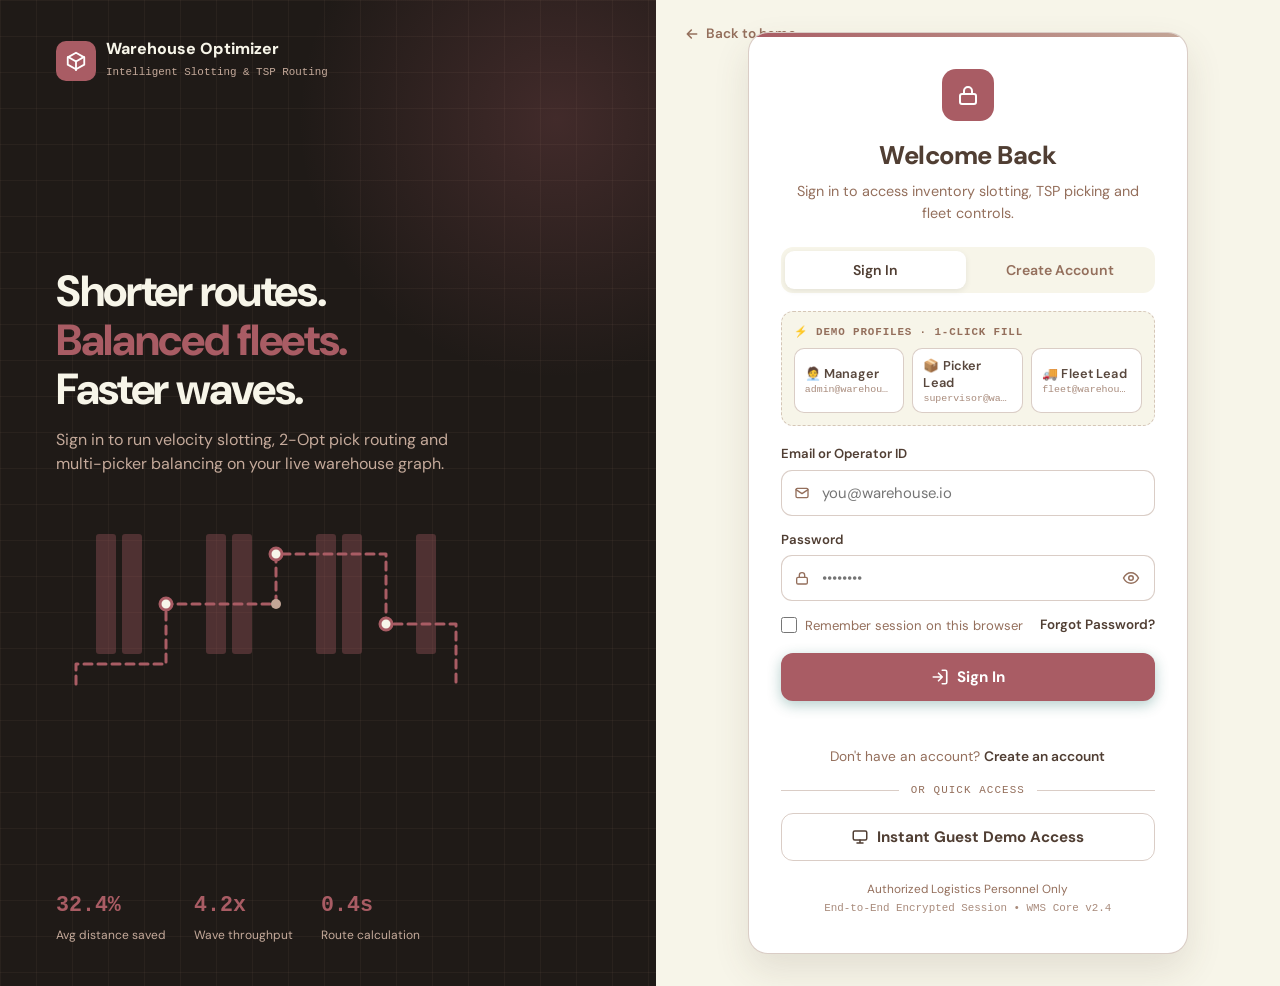
<file: frontend/waves.html>
<!DOCTYPE html>
<html lang="en">
<head>
  <meta charset="UTF-8">
  <meta name="viewport" content="width=device-width, initial-scale=1.0">
  <meta name="description" content="Intelligent Multi-Order Wave Picking System. Solves the Order Batching Problem (OBP) to eliminate redundant warehouse travel, consolidate SKU-level pick lists, validate inventory stock, and track live picking workflows.">
  <title>Wave Picking Management | Warehouse Optimizer</title>
  <link rel="preconnect" href="https://fonts.googleapis.com">
  <link rel="preconnect" href="https://fonts.gstatic.com" crossorigin>
  <link href="https://fonts.googleapis.com/css2?family=DM+Sans:ital,opsz,wght@0,9..40,100..1000;1,9..40,100..1000&family=JetBrains+Mono:wght@400;500;700&display=swap" rel="stylesheet">
  <link rel="stylesheet" href="powerbi.css">
  <link rel="stylesheet" href="style.css">
  <script src="theme.js"></script>
  <script src="auth.js"></script>
  <script src="profile-settings.js"></script>
  <style>
    /* Wave Picking Custom Styles */
    .wave-tabs-bar {
      display: flex;
      gap: 0.5rem;
      border-bottom: 2px solid var(--border);
      padding-bottom: 0.5rem;
      margin-bottom: 1.5rem;
      overflow-x: auto;
    }
    .wave-tab-btn {
      background: transparent;
      border: 1px solid transparent;
      padding: 0.65rem 1.15rem;
      border-radius: 8px;
      font-weight: 600;
      font-size: 0.9rem;
      color: var(--text-muted);
      cursor: pointer;
      display: inline-flex;
      align-items: center;
      gap: 0.5rem;
      transition: all 0.2s ease;
      white-space: nowrap;
    }
    .wave-tab-btn:hover {
      color: var(--text-main);
      background: var(--bg);
      border-color: var(--border);
    }
    .wave-tab-btn.active {
      color: #FFFFFF;
      background: var(--primary);
      border-color: var(--primary);
      box-shadow: 0 4px 12px rgba(94, 122, 82, 0.25);
    }
    .wave-tab-badge {
      font-size: 0.72rem;
      padding: 0.15rem 0.45rem;
      border-radius: 10px;
      background: var(--border);
      color: var(--text-muted);
    }
    .wave-tab-btn.active .wave-tab-badge {
      background: rgba(255, 255, 255, 0.25);
      color: #FFFFFF;
    }
    .tab-pane {
      display: none;
    }
    .tab-pane.active {
      display: block;
    }

    /* Wave Progress Meter */
    .wave-meter-track {
      width: 100%;
      height: 8px;
      background: var(--border);
      border-radius: 4px;
      overflow: hidden;
      margin: 0.35rem 0;
    }
    .wave-meter-fill {
      height: 100%;
      background: linear-gradient(90deg, #10b981, #059669);
      border-radius: 4px;
      transition: width 0.4s ease;
    }

    /* Status Badges */
    .badge-draft { background: #64748b; color: #ffffff; }
    .badge-scheduled { background: #3b82f6; color: #ffffff; }
    .badge-active { background: #10b981; color: #ffffff; }
    .badge-paused { background: #f59e0b; color: #ffffff; }
    .badge-completed { background: #8b5cf6; color: #ffffff; }
    .badge-cancelled { background: #ef4444; color: #ffffff; }

    /* Modals */
    .modal-backdrop {
      position: fixed;
      top: 0; left: 0; right: 0; bottom: 0;
      background: rgba(0, 0, 0, 0.65);
      backdrop-filter: blur(4px);
      z-index: 9999;
      display: none;
      align-items: center;
      justify-content: center;
      padding: 1rem;
    }
    .modal-backdrop.open {
      display: flex;
    }
    .modal-card {
      background: var(--card-bg);
      border: 1px solid var(--border);
      border-radius: 12px;
      width: 100%;
      max-width: 600px;
      max-height: 90vh;
      overflow-y: auto;
      box-shadow: 0 16px 48px rgba(0, 0, 0, 0.35);
      padding: 1.5rem;
    }

    /* Guided Picking Step Card */
    .pick-step-banner {
      background: linear-gradient(135deg, rgba(94, 122, 82, 0.12), rgba(16, 185, 129, 0.08));
      border: 1px solid rgba(94, 122, 82, 0.3);
      border-radius: 10px;
      padding: 1.25rem;
      margin-bottom: 1.25rem;
    }

    /* Print styles */
    @media print {
      .topbar, .wave-tabs-bar, .canvas-controls-bar, .btn, .nav, footer, .modal-backdrop, .no-print {
        display: none !important;
      }
      body, .container {
        background: #ffffff !important;
        color: #000000 !important;
        padding: 0 !important;
        margin: 0 !important;
      }
      .card {
        border: 1px solid #cccccc !important;
        box-shadow: none !important;
        page-break-inside: avoid;
      }
      table {
        width: 100% !important;
        border-collapse: collapse !important;
      }
      th, td {
        border: 1px solid #dddddd !important;
        color: #000000 !important;
      }
      .tab-pane {
        display: none !important;
      }
      #tab-details {
        display: block !important;
      }
    }
  </style>
</head>
<body>

  <!-- Topbar Navigation -->
  <header class="topbar">
    <div class="wrap">
      <div class="brand">
        <a href="landing.html" class="brand-icon" title="Landing Page" aria-label="Warehouse Optimizer home">
          <svg width="20" height="20" viewBox="0 0 24 24" fill="none" stroke="currentColor" stroke-width="2" stroke-linecap="round" stroke-linejoin="round"><path d="M21 8l-9-5-9 5v8l9 5 9-5V8z"/><path d="M3.3 7.5L12 12.5l8.7-5"/><path d="M12 22V12.5"/></svg>
        </a>
        <span><strong>Warehouse Optimizer</strong><small>INTELLIGENT SLOTTING &amp; TSP ROUTING</small></span>
      </div>
      <nav class="nav" aria-label="Manager navigation">
        <a href="index.html">Dashboard</a>
        <a href="products.html">Products</a>
        <a href="layout.html">Layout Optimizer</a>
        <a href="graph.html">Floorplan &amp; 3D Twin</a>
        <a href="order-picking.html">Order Picking</a>
        <a href="waves.html" class="active">Wave Picking</a>
        <a href="fleet.html">Fleet Balancing</a>
      </nav>
      <div class="user">
        <span class="avatar" id="avatar" title="Manager Profile &amp; Settings">AM</span>
        <span class="user-meta" id="userMeta" title="Manager Profile &amp; Settings"><b id="uname">Alex Morgan</b><span>Operations Manager</span></span>
        <button class="ib" id="logout" aria-label="Sign out" title="Sign out"><svg width="16" height="16" viewBox="0 0 24 24" fill="none" stroke="currentColor" stroke-width="2" stroke-linecap="round" stroke-linejoin="round"><path d="M9 21H5a2 2 0 01-2-2V5a2 2 0 012-2h4M16 17l5-5-5-5M21 12H9"/></svg></button>
        <button class="ib" id="theme" aria-label="Toggle theme"><svg width="16" height="16" viewBox="0 0 24 24" fill="none" stroke="currentColor" stroke-width="2" stroke-linecap="round" stroke-linejoin="round"><path d="M21 12.8A9 9 0 1111.2 3a7 7 0 009.8 9.8z"/></svg></button>
      </div>
    </div>
  </header>

  <div class="container">
    <div class="page-header">
      <div>
        <h1 class="page-title">Intelligent Wave Picking Management</h1>
        <p class="page-subtitle">Group compatible orders, consolidate SKU pick lists, eliminate travel back-tracking, and validate stock reservations.</p>
      </div>
      <div class="no-print" style="display: flex; gap: 0.75rem; align-items: center;">
        <button class="btn btn-outline" onclick="refreshAllWaveData()">
          <svg width="15" height="15" viewBox="0 0 24 24" fill="none" stroke="currentColor" stroke-width="2.5" stroke-linecap="round" stroke-linejoin="round">
            <polyline points="23 4 23 10 17 10"></polyline>
            <polyline points="1 20 1 14 7 14"></polyline>
            <path d="M3.51 9a9 9 0 0 1 14.85-3.36L23 10M1 14l4.64 4.36A9 9 0 0 0 20.49 15"></path>
          </svg>
          Sync Live Data
        </button>
        <button class="btn btn-primary" onclick="switchWaveTab('create')">
          <svg width="15" height="15" viewBox="0 0 24 24" fill="none" stroke="currentColor" stroke-width="2.5" stroke-linecap="round" stroke-linejoin="round">
            <line x1="12" y1="5" x2="12" y2="19"></line>
            <line x1="5" y1="12" x2="19" y2="12"></line>
          </svg>
          Create New Wave
        </button>
      </div>
    </div>

    <!-- Alert Banner for Inventory Shortages / Exceptions -->
    <div id="alert-banner" style="display: none; margin-bottom: 1.25rem;" class="concept-tag">
      <svg width="20" height="20" viewBox="0 0 24 24" fill="none" stroke="#ef4444" stroke-width="2" stroke-linecap="round" stroke-linejoin="round">
        <circle cx="12" cy="12" r="10"></circle>
        <line x1="12" y1="8" x2="12" y2="12"></line>
        <line x1="12" y1="16" x2="12.01" y2="16"></line>
      </svg>
      <div>
        <strong style="color: #ef4444;">Active Operational Attention:</strong>
        <span id="alert-banner-text">Shortages or pick exceptions logged.</span>
      </div>
    </div>

    <!-- Primary Navigation Tabs -->
    <div class="wave-tabs-bar no-print">
      <button class="wave-tab-btn active" id="tab-btn-overview" onclick="switchWaveTab('overview')">
        <svg width="16" height="16" viewBox="0 0 24 24" fill="none" stroke="currentColor" stroke-width="2" stroke-linecap="round" stroke-linejoin="round"><rect x="3" y="3" width="7" height="7"></rect><rect x="14" y="3" width="7" height="7"></rect><rect x="14" y="14" width="7" height="7"></rect><rect x="3" y="14" width="7" height="7"></rect></svg>
        Overview &amp; Floorplan Route
      </button>
      <button class="wave-tab-btn" id="tab-btn-manage" onclick="switchWaveTab('manage')">
        <svg width="16" height="16" viewBox="0 0 24 24" fill="none" stroke="currentColor" stroke-width="2" stroke-linecap="round" stroke-linejoin="round"><line x1="8" y1="6" x2="21" y2="6"></line><line x1="8" y1="12" x2="21" y2="12"></line><line x1="8" y1="18" x2="21" y2="18"></line><line x1="3" y1="6" x2="3.01" y2="6"></line><line x1="3" y1="12" x2="3.01" y2="12"></line><line x1="3" y1="18" x2="3.01" y2="18"></line></svg>
        Waves Management
        <span class="wave-tab-badge" id="tab-badge-manage">0</span>
      </button>
      <button class="wave-tab-btn" id="tab-btn-create" onclick="switchWaveTab('create')">
        <svg width="16" height="16" viewBox="0 0 24 24" fill="none" stroke="currentColor" stroke-width="2" stroke-linecap="round" stroke-linejoin="round"><rect x="2" y="7" width="20" height="14" rx="2" ry="2"></rect><path d="M16 21V5a2 2 0 0 0-2-2h-4a2 2 0 0 0-2 2v16"></path></svg>
        Create &amp; Auto-Group
        <span class="wave-tab-badge" id="tab-badge-eligible">0 Orders</span>
      </button>
      <button class="wave-tab-btn" id="tab-btn-details" onclick="switchWaveTab('details')">
        <svg width="16" height="16" viewBox="0 0 24 24" fill="none" stroke="currentColor" stroke-width="2" stroke-linecap="round" stroke-linejoin="round"><path d="M14 2H6a2 2 0 0 0-2 2v16a2 2 0 0 0 2 2h12a2 2 0 0 0 2-2V8z"></path><polyline points="14 2 14 8 20 8"></polyline><line x1="16" y1="13" x2="8" y2="13"></line><line x1="16" y1="17" x2="8" y2="17"></line><polyline points="10 9 9 9 8 9"></polyline></svg>
        Wave Details &amp; Pick List
      </button>
      <button class="wave-tab-btn" id="tab-btn-workspace" onclick="switchWaveTab('workspace')">
        <svg width="16" height="16" viewBox="0 0 24 24" fill="none" stroke="currentColor" stroke-width="2" stroke-linecap="round" stroke-linejoin="round"><polygon points="13 2 3 14 12 14 11 22 21 10 12 10 13 2"></polygon></svg>
        Guided Picking Workspace
        <span class="wave-tab-badge" id="tab-badge-active" style="background: #10b981; color: #fff;">Active</span>
      </button>
    </div>

    <!-- ================================================================= -->
    <!-- TAB 1: OVERVIEW & FLOORPLAN ROUTE                                  -->
    <!-- ================================================================= -->
    <div id="tab-overview" class="tab-pane active">

      <!-- Executive Live Metrics Grid -->
      <div class="stats-grid">
        <div class="stat-card highlight">
          <div class="stat-label">Total Picking Waves</div>
          <div class="stat-value" id="kpi-total-waves">--</div>
          <div class="stat-desc" id="kpi-waves-breakdown">Active, Scheduled &amp; Completed</div>
        </div>
        <div class="stat-card violet">
          <div class="stat-label">Orders Awaiting Picking</div>
          <div class="stat-value" id="kpi-awaiting-orders">--</div>
          <div class="stat-desc" id="kpi-pending-packing">-- pending packing</div>
        </div>
        <div class="stat-card success">
          <div class="stat-label">Travel Distance Saved</div>
          <div class="stat-value" id="kpi-reduction" style="color: #10b981;">--%</div>
          <div class="stat-desc" id="kpi-dist-saved">--m saved vs individual tours</div>
        </div>
        <div class="stat-card">
          <div class="stat-label">Active Workload Units</div>
          <div class="stat-value" id="kpi-units-to-pick">--</div>
          <div class="stat-desc" id="kpi-progress-desc">--% overall progress</div>
        </div>
      </div>

      <!-- Wave Selection & Interactive Route Canvas -->
      <div style="display: grid; grid-template-columns: 2.2fr 1.8fr; gap: 1.75rem; align-items: start; margin-bottom: 1.75rem;">
        
        <!-- Interactive Route Canvas -->
        <div class="card" id="wave-canvas-card" style="padding: 1.25rem; position: relative;">
          <div style="display: flex; justify-content: space-between; align-items: center; margin-bottom: 0.75rem;">
            <div class="card-title" style="margin-bottom: 0;">Consolidated Wave Floorplan Tour</div>
            <span id="wave-badge" class="badge badge-success">Optimized TSP Tour</span>
          </div>

          <!-- Canvas Floating Controls -->
          <div class="canvas-controls-bar">
            <button class="canvas-ctrl-btn" id="btn-zoom-in" title="Zoom In (+)">
              <svg width="15" height="15" viewBox="0 0 24 24" fill="none" stroke="currentColor" stroke-width="2.5" stroke-linecap="round" stroke-linejoin="round">
                <circle cx="11" cy="11" r="8"></circle><line x1="21" y1="21" x2="16.65" y2="16.65"></line><line x1="11" y1="8" x2="11" y2="14"></line><line x1="8" y1="11" x2="14" y2="11"></line>
              </svg>
            </button>
            <span class="canvas-zoom-label" id="zoom-level-text">100%</span>
            <button class="canvas-ctrl-btn" id="btn-zoom-out" title="Zoom Out (-)">
              <svg width="15" height="15" viewBox="0 0 24 24" fill="none" stroke="currentColor" stroke-width="2.5" stroke-linecap="round" stroke-linejoin="round">
                <circle cx="11" cy="11" r="8"></circle><line x1="21" y1="21" x2="16.65" y2="16.65"></line><line x1="8" y1="11" x2="14" y2="11"></line>
              </svg>
            </button>
            <button class="canvas-ctrl-btn" id="btn-zoom-reset" title="Reset View (1:1)" style="font-size: 0.72rem; min-width: 32px;">1:1</button>
            <div style="width: 1px; height: 16px; background: rgba(255,255,255,0.25); margin: 0 2px;"></div>
            <button class="canvas-ctrl-btn" id="btn-fullscreen-toggle" title="Toggle Fullscreen (F)">
              <svg id="fs-icon-expand" width="15" height="15" viewBox="0 0 24 24" fill="none" stroke="currentColor" stroke-width="2.5" stroke-linecap="round" stroke-linejoin="round"><polyline points="15 3 21 3 21 9"></polyline><polyline points="9 21 3 21 3 15"></polyline><line x1="21" y1="3" x2="14" y2="10"></line><line x1="3" y1="21" x2="10" y2="14"></line></svg>
              <svg id="fs-icon-compress" width="15" height="15" viewBox="0 0 24 24" fill="none" stroke="currentColor" stroke-width="2.5" stroke-linecap="round" stroke-linejoin="round" style="display: none;"><polyline points="4 14 10 14 10 20"></polyline><polyline points="20 10 14 10 14 4"></polyline><line x1="14" y1="10" x2="21" y2="3"></line><line x1="3" y1="21" x2="10" y2="14"></line></svg>
            </button>
          </div>

          <div class="canvas-wrapper" style="overflow: hidden; cursor: grab;">
            <canvas id="wave-canvas" width="820" height="520" style="background: var(--canvas-bg); border-radius: 8px;"></canvas>
          </div>
          <div style="display: flex; justify-content: space-between; align-items: center; margin-top: 0.75rem; font-size: 0.8rem; color: var(--text-muted);">
            <span>Consolidated picker tour visiting all stops in a single round-trip without returning to packing station.</span>
            <span style="font-weight: 600; color: var(--primary); white-space: nowrap; margin-left: 1rem;">
              <kbd>Scroll</kbd> Zoom &bull; <kbd>Drag</kbd> Pan &bull; <kbd>F</kbd> Fullscreen
            </span>
          </div>
        </div>

        <!-- Wave Inspector Card -->
        <div class="card">
          <div class="card-title">
            <span>Inspect Wave Execution</span>
            <span id="waves-count-pill" class="badge badge-primary">0 Waves</span>
          </div>

          <div style="margin-bottom: 1.25rem;">
            <label for="wave-select" class="form-label">Select Wave:</label>
            <select id="wave-select" class="form-select" onchange="onWaveSelectChange()" style="max-width: 100%;">
              <option value="">Loading waves...</option>
            </select>
          </div>

          <div id="wave-info-box" style="background: var(--bg); border: 1px solid var(--border); border-radius: 8px; padding: 1rem; margin-bottom: 1.25rem;">
            <div style="display: flex; justify-content: space-between; margin-bottom: 0.5rem; align-items: center;">
              <span style="font-weight: 700; color: var(--text-main); font-size: 1.05rem;" id="info-wave-title">No Waves Active</span>
              <span class="badge badge-success" id="info-wave-saved">0m Saved</span>
            </div>
            <div style="font-size: 0.85rem; color: var(--text-muted); margin-bottom: 0.5rem;" id="info-wave-meta">
              Picker: -- &bull; Status: --
            </div>
            <div style="display: flex; gap: 1rem; font-size: 0.85rem; margin-bottom: 0.5rem;">
              <span>Orders: <strong id="info-wave-orders">0</strong></span>
              <span>Units: <strong id="info-wave-units">0</strong></span>
              <span>Stops: <strong id="info-wave-stops">0</strong></span>
              <span>Distance: <strong id="info-wave-dist">0m</strong></span>
            </div>
            <div class="wave-meter-track">
              <div class="wave-meter-fill" id="info-wave-progress-bar" style="width: 0%;"></div>
            </div>
            <div style="display: flex; justify-content: space-between; font-size: 0.75rem; color: var(--text-muted);">
              <span>Progress</span>
              <span id="info-wave-progress-text">0%</span>
            </div>
          </div>

          <!-- Quick Actions on Selected Wave -->
          <div style="display: flex; gap: 0.5rem; margin-bottom: 1rem;" id="wave-quick-actions">
            <button class="btn btn-outline" style="flex: 1;" onclick="inspectSelectedWaveDetails()">
              View Details &amp; Pick List
            </button>
            <button class="btn btn-primary" style="flex: 1;" id="btn-quick-workspace" onclick="openSelectedWaveWorkspace()">
              Open Workspace
            </button>
          </div>

          <!-- Wave Line Items Preview -->
          <div class="card-title" style="font-size: 0.95rem; margin-bottom: 0.5rem;">Consolidated Stops Preview</div>
          <div class="table-responsive" style="max-height: 230px;">
            <table>
              <thead>
                <tr>
                  <th>Seq</th>
                  <th>Product</th>
                  <th>Qty</th>
                  <th>Shelf</th>
                  <th>Status</th>
                </tr>
              </thead>
              <tbody id="wave-items-body">
                <tr><td colspan="5" style="text-align: center; color: var(--text-muted);">No items to show</td></tr>
              </tbody>
            </table>
          </div>
        </div>

      </div>

      <!-- Active Waves Table -->
      <div class="card">
        <div style="display: flex; justify-content: space-between; align-items: center; margin-bottom: 1rem;">
          <div class="card-title" style="margin-bottom: 0;">Active &amp; Scheduled Warehouse Waves</div>
          <span class="badge badge-primary" id="active-waves-count-pill">0 Active</span>
        </div>
        <div class="table-responsive">
          <table>
            <thead>
              <tr>
                <th>Wave ID</th>
                <th>Name &amp; Strategy</th>
                <th>Priority</th>
                <th>Picker</th>
                <th>Orders</th>
                <th>Units</th>
                <th>Progress</th>
                <th>Status</th>
                <th style="text-align: right;">Actions</th>
              </tr>
            </thead>
            <tbody id="overview-active-waves-body">
              <tr><td colspan="9" style="text-align: center; color: var(--text-muted); padding: 1.5rem;">Loading active waves...</td></tr>
            </tbody>
          </table>
        </div>
      </div>

    </div>

    <!-- ================================================================= -->
    <!-- TAB 2: WAVES MANAGEMENT LIST                                      -->
    <!-- ================================================================= -->
    <div id="tab-manage" class="tab-pane">
      <div class="card">
        <div style="display: flex; flex-wrap: wrap; justify-content: space-between; align-items: center; gap: 1rem; margin-bottom: 1.25rem;">
          <div style="display: flex; flex-wrap: wrap; gap: 0.75rem; align-items: center; flex: 1;">
            <input type="text" id="search-waves" class="form-input" placeholder="Search wave ID, name, notes..." style="max-width: 260px;" oninput="applyWaveFilters()">
            
            <select id="filter-status" class="form-select" style="max-width: 160px;" onchange="applyWaveFilters()">
              <option value="">All Statuses</option>
              <option value="Draft">Draft</option>
              <option value="Scheduled">Scheduled</option>
              <option value="Active">Active</option>
              <option value="Paused">Paused</option>
              <option value="Completed">Completed</option>
              <option value="Cancelled">Cancelled</option>
            </select>

            <select id="filter-priority" class="form-select" style="max-width: 150px;" onchange="applyWaveFilters()">
              <option value="">All Priorities</option>
              <option value="Urgent">Urgent</option>
              <option value="High">High</option>
              <option value="Standard">Standard</option>
              <option value="Low">Low</option>
            </select>
          </div>

          <div>
            <button class="btn btn-primary" onclick="switchWaveTab('create')">
              <svg width="15" height="15" viewBox="0 0 24 24" fill="none" stroke="currentColor" stroke-width="2.5" stroke-linecap="round" stroke-linejoin="round">
                <line x1="12" y1="5" x2="12" y2="19"></line><line x1="5" y1="12" x2="19" y2="12"></line>
              </svg>
              New Picking Wave
            </button>
          </div>
        </div>

        <div class="table-responsive">
          <table>
            <thead>
              <tr>
                <th>Wave ID</th>
                <th>Wave Name</th>
                <th>Strategy</th>
                <th>Priority</th>
                <th>Picker</th>
                <th>Orders</th>
                <th>Units Picked</th>
                <th>Progress</th>
                <th>Distance Saved</th>
                <th>Status</th>
                <th style="text-align: right;">Actions</th>
              </tr>
            </thead>
            <tbody id="manage-waves-table-body">
              <tr><td colspan="11" style="text-align: center; color: var(--text-muted); padding: 2rem;">Loading waves repository...</td></tr>
            </tbody>
          </table>
        </div>
      </div>
    </div>

    <!-- ================================================================= -->
    <!-- TAB 3: CREATE & AUTO-GROUP WAVES                                  -->
    <!-- ================================================================= -->
    <div id="tab-create" class="tab-pane">
      <div style="display: grid; grid-template-columns: 1.1fr 1.9fr; gap: 1.75rem; align-items: start;">
        
        <!-- Left: Configuration & Algorithm Selection -->
        <div class="card">
          <div class="card-title">Wave Configuration &amp; Grouping</div>
          
          <div style="margin-bottom: 1rem;">
            <label for="create-wave-name" class="form-label">Wave Name / Description:</label>
            <input type="text" id="create-wave-name" class="form-input" placeholder="e.g. Morning High-Velocity Wave #1">
          </div>

          <div style="margin-bottom: 1rem;">
            <label for="create-strategy" class="form-label">Optimization Strategy:</label>
            <select id="create-strategy" class="form-select">
              <option value="Hybrid">Hybrid (Priority + Zone Synergy + SKU Affinity)</option>
              <option value="Priority-based">Priority-based (Urgent &amp; High First)</option>
              <option value="Due-date-based">Due-Date-based (Earliest Cutoff First)</option>
              <option value="Zone-based">Zone-based (Aisle &amp; Corridor Proximity)</option>
              <option value="SKU-based">SKU-based (Shared Common Products)</option>
              <option value="Batch/Capacity-based">Batch/Capacity-based (Strict Cart Knapsack)</option>
            </select>
            <div style="font-size: 0.78rem; color: var(--text-muted); margin-top: 0.35rem;" id="strategy-hint">
              Combines urgency weighting with aisle sharing to maximize pick rate and minimize round trips.
            </div>
          </div>

          <div style="display: grid; grid-template-columns: 1fr 1fr; gap: 0.75rem; margin-bottom: 1rem;">
            <div>
              <label for="create-cart-capacity" class="form-label">Max Cart Capacity:</label>
              <input type="number" id="create-cart-capacity" class="form-input" value="35" min="5" max="200">
            </div>
            <div>
              <label for="create-max-orders" class="form-label">Max Orders / Wave:</label>
              <input type="number" id="create-max-orders" class="form-input" value="4" min="1" max="15">
            </div>
          </div>

          <div style="display: grid; grid-template-columns: 1fr 1fr; gap: 0.75rem; margin-bottom: 1rem;">
            <div>
              <label for="create-picker" class="form-label">Assigned Picker:</label>
              <select id="create-picker" class="form-select">
                <option value="Alex Morgan">Alex Morgan</option>
                <option value="Elena Ramos">Elena Ramos</option>
                <option value="Marcus Vance">Marcus Vance</option>
                <option value="David Chen">David Chen</option>
              </select>
            </div>
            <div>
              <label for="create-priority" class="form-label">Wave Priority:</label>
              <select id="create-priority" class="form-select">
                <option value="Standard">Standard</option>
                <option value="High">High</option>
                <option value="Urgent">Urgent</option>
                <option value="Low">Low</option>
              </select>
            </div>
          </div>

          <div style="margin-bottom: 1rem;">
            <label for="create-scheduled" class="form-label">Scheduled Start Time (Optional):</label>
            <input type="datetime-local" id="create-scheduled" class="form-input">
          </div>

          <div style="margin-bottom: 1.25rem;">
            <label for="create-notes" class="form-label">Picking Notes / Shift Instructions:</label>
            <textarea id="create-notes" class="form-input" rows="2" placeholder="e.g. Use tote cart #4; inspect fragile glassware items carefully."></textarea>
          </div>

          <div style="display: flex; gap: 0.75rem;">
            <button class="btn btn-outline" style="flex: 1;" onclick="previewWaveProposal()">
              <svg width="15" height="15" viewBox="0 0 24 24" fill="none" stroke="currentColor" stroke-width="2" stroke-linecap="round" stroke-linejoin="round"><path d="M1 12s4-8 11-8 11 8 11 8-4 8-11 8-11-8-11-8z"></path><circle cx="12" cy="12" r="3"></circle></svg>
              Preview Proposal
            </button>
            <button class="btn btn-primary" style="flex: 1;" id="btn-save-wave" onclick="submitCreateWave()">
              <svg width="15" height="15" viewBox="0 0 24 24" fill="none" stroke="currentColor" stroke-width="2.5" stroke-linecap="round" stroke-linejoin="round"><polyline points="20 6 9 17 4 12"></polyline></svg>
              Create Wave
            </button>
          </div>
        </div>

        <!-- Right: Eligible Orders Queue & Proposal Preview -->
        <div class="card">
          <div style="display: flex; justify-content: space-between; align-items: center; margin-bottom: 1rem;">
            <div class="card-title" style="margin-bottom: 0;">Unallocated Order Queue</div>
            <div style="display: flex; gap: 0.5rem; align-items: center;">
              <button class="btn btn-outline" style="padding: 0.25rem 0.65rem; font-size: 0.8rem;" onclick="selectAllEligible(true)">Select All</button>
              <button class="btn btn-outline" style="padding: 0.25rem 0.65rem; font-size: 0.8rem;" onclick="selectAllEligible(false)">Clear</button>
              <span class="badge badge-primary" id="selected-orders-count-pill">0 Selected</span>
            </div>
          </div>

          <!-- Eligible Orders Table -->
          <div class="table-responsive" style="max-height: 280px; margin-bottom: 1.5rem;">
            <table>
              <thead>
                <tr>
                  <th style="width: 40px;"><input type="checkbox" id="chk-select-all-orders" onchange="toggleSelectAllEligible(this.checked)"></th>
                  <th>Order ID</th>
                  <th>Customer</th>
                  <th>Priority</th>
                  <th>Deadline</th>
                  <th>Items</th>
                  <th>Total Units</th>
                </tr>
              </thead>
              <tbody id="eligible-orders-table-body">
                <tr><td colspan="7" style="text-align: center; color: var(--text-muted); padding: 1.5rem;">Loading eligible unallocated orders...</td></tr>
              </tbody>
            </table>
          </div>

          <!-- Proposal Preview Container -->
          <div id="proposal-preview-container" style="display: none; border-top: 1px solid var(--border); padding-top: 1.25rem;">
            <div style="display: flex; justify-content: space-between; align-items: center; margin-bottom: 0.75rem;">
              <h3 style="font-size: 1.05rem; font-weight: 700; margin: 0; color: var(--text-main);">Synthesized Wave Proposal</h3>
              <span id="proposal-stock-badge" class="badge badge-success">Inventory Verified</span>
            </div>

            <div style="display: grid; grid-template-columns: repeat(4, 1fr); gap: 0.75rem; margin-bottom: 1rem;">
              <div style="background: var(--bg); border: 1px solid var(--border); border-radius: 6px; padding: 0.75rem; text-align: center;">
                <div style="font-size: 0.75rem; color: var(--text-muted);">Orders</div>
                <div style="font-size: 1.25rem; font-weight: 800;" id="prev-orders-cnt">--</div>
              </div>
              <div style="background: var(--bg); border: 1px solid var(--border); border-radius: 6px; padding: 0.75rem; text-align: center;">
                <div style="font-size: 0.75rem; color: var(--text-muted);">Unique SKUs</div>
                <div style="font-size: 1.25rem; font-weight: 800;" id="prev-skus-cnt">--</div>
              </div>
              <div style="background: var(--bg); border: 1px solid var(--border); border-radius: 6px; padding: 0.75rem; text-align: center;">
                <div style="font-size: 0.75rem; color: var(--text-muted);">Total Units</div>
                <div style="font-size: 1.25rem; font-weight: 800;" id="prev-units-cnt">--</div>
              </div>
              <div style="background: var(--bg); border: 1px solid var(--border); border-radius: 6px; padding: 0.75rem; text-align: center;">
                <div style="font-size: 0.75rem; color: var(--text-muted);">Travel Reduction</div>
                <div style="font-size: 1.25rem; font-weight: 800; color: #10b981;" id="prev-reduction-pct">--%</div>
              </div>
            </div>

            <!-- Consolidated Pick List Preview Table -->
            <div class="card-title" style="font-size: 0.92rem; margin-bottom: 0.5rem;">Consolidated SKU Pick Sequence Preview</div>
            <div class="table-responsive" style="max-height: 220px;">
              <table>
                <thead>
                  <tr>
                    <th>Seq</th>
                    <th>SKU</th>
                    <th>Product</th>
                    <th>Location</th>
                    <th>Required Qty</th>
                    <th>Available Stock</th>
                    <th>Order Distribution</th>
                  </tr>
                </thead>
                <tbody id="proposal-tasks-table-body"></tbody>
              </table>
            </div>
          </div>

        </div>

      </div>
    </div>

    <!-- ================================================================= -->
    <!-- TAB 4: WAVE DETAILS & CONSOLIDATED PICK LIST                     -->
    <!-- ================================================================= -->
    <div id="tab-details" class="tab-pane">
      <div class="card" id="wave-detail-sheet">
        
        <!-- Header & Action Ribbon -->
        <div style="display: flex; justify-content: space-between; align-items: flex-start; margin-bottom: 1.25rem; flex-wrap: wrap; gap: 1rem;">
          <div>
            <div style="display: flex; gap: 0.75rem; align-items: center; margin-bottom: 0.35rem;">
              <h2 style="font-size: 1.4rem; font-weight: 800; margin: 0; color: var(--text-main);" id="detail-wave-title">WAVE-1001</h2>
              <span id="detail-wave-status-badge" class="badge badge-active">Active</span>
              <span id="detail-wave-priority-badge" class="badge badge-primary">High Priority</span>
            </div>
            <div style="font-size: 0.85rem; color: var(--text-muted);" id="detail-wave-subhead">
              Strategy: Hybrid &bull; Assigned Picker: Alex Morgan &bull; Created: --
            </div>
          </div>

          <div class="no-print" style="display: flex; gap: 0.5rem; align-items: center;">
            <button class="btn btn-outline" onclick="printPickList()">
              <svg width="15" height="15" viewBox="0 0 24 24" fill="none" stroke="currentColor" stroke-width="2" stroke-linecap="round" stroke-linejoin="round"><polyline points="6 9 6 2 18 2 18 9"></polyline><path d="M6 18H4a2 2 0 0 1-2-2v-5a2 2 0 0 1 2-2h16a2 2 0 0 1 2 2v5a2 2 0 0 1-2 2h-2"></path><rect x="6" y="14" width="12" height="8"></rect></svg>
              Print Pick List
            </button>
            <button class="btn btn-outline" id="btn-export-csv" onclick="exportWaveCSV()">
              <svg width="15" height="15" viewBox="0 0 24 24" fill="none" stroke="currentColor" stroke-width="2" stroke-linecap="round" stroke-linejoin="round"><path d="M21 15v4a2 2 0 0 1-2 2H5a2 2 0 0 1-2-2v-4"></path><polyline points="7 10 12 15 17 10"></polyline><line x1="12" y1="15" x2="12" y2="3"></line></svg>
              Export CSV
            </button>
            <button class="btn btn-primary" id="btn-detail-lifecycle" onclick="handleDetailLifecycleClick()">
              Start Wave
            </button>
          </div>
        </div>

        <!-- Wave Workload & Efficiency Summary Tiles -->
        <div style="display: grid; grid-template-columns: repeat(auto-fit, minmax(180px, 1fr)); gap: 1rem; margin-bottom: 1.5rem;">
          <div style="background: var(--bg); border: 1px solid var(--border); border-radius: 8px; padding: 1rem;">
            <div style="font-size: 0.78rem; color: var(--text-muted); font-weight: 600;">BATCHED ORDERS</div>
            <div style="font-size: 1.35rem; font-weight: 800; color: var(--text-main);" id="detail-total-orders">--</div>
            <div style="font-size: 0.75rem; color: var(--text-muted);" id="detail-orders-list">Orders: --</div>
          </div>
          <div style="background: var(--bg); border: 1px solid var(--border); border-radius: 8px; padding: 1rem;">
            <div style="font-size: 0.78rem; color: var(--text-muted); font-weight: 600;">CONSOLIDATED WORKLOAD</div>
            <div style="font-size: 1.35rem; font-weight: 800; color: var(--text-main);" id="detail-total-units">-- Units</div>
            <div style="font-size: 0.75rem; color: var(--text-muted);" id="detail-total-skus">-- Unique SKUs</div>
          </div>
          <div style="background: var(--bg); border: 1px solid var(--border); border-radius: 8px; padding: 1rem;">
            <div style="font-size: 0.78rem; color: var(--text-muted); font-weight: 600;">DISTANCE EFFICIENCY</div>
            <div style="font-size: 1.35rem; font-weight: 800; color: #10b981;" id="detail-travel-saved">--% Saved</div>
            <div style="font-size: 0.75rem; color: var(--text-muted);" id="detail-dist-metrics">--m vs --m individual</div>
          </div>
          <div style="background: var(--bg); border: 1px solid var(--border); border-radius: 8px; padding: 1rem;">
            <div style="font-size: 0.78rem; color: var(--text-muted); font-weight: 600;">PICKING PROGRESS</div>
            <div style="font-size: 1.35rem; font-weight: 800; color: var(--primary);" id="detail-progress-pct">0%</div>
            <div class="wave-meter-track" style="margin-top: 0.35rem;">
              <div class="wave-meter-fill" id="detail-progress-bar" style="width: 0%;"></div>
            </div>
          </div>
        </div>

        <!-- Order Allocations List -->
        <div style="margin-bottom: 1.5rem;">
          <div class="card-title" style="font-size: 1rem; margin-bottom: 0.5rem;">Customer Orders in this Wave Batch</div>
          <div class="table-responsive">
            <table>
              <thead>
                <tr>
                  <th>Order #</th>
                  <th>Customer Name</th>
                  <th>Priority</th>
                  <th>Deadline</th>
                  <th>Destination Zone</th>
                  <th>Order Status</th>
                </tr>
              </thead>
              <tbody id="detail-orders-table-body"></tbody>
            </table>
          </div>
        </div>

        <!-- Consolidated SKU Pick List Table -->
        <div>
          <div style="display: flex; justify-content: space-between; align-items: center; margin-bottom: 0.5rem;">
            <div class="card-title" style="font-size: 1rem; margin-bottom: 0;">Consolidated SKU Pick List (Sorted by TSP Tour)</div>
            <span class="badge badge-primary" id="detail-tasks-count">0 Stops</span>
          </div>
          <div class="table-responsive">
            <table>
              <thead>
                <tr>
                  <th>Seq</th>
                  <th>SKU</th>
                  <th>Product Name</th>
                  <th>Category</th>
                  <th>Shelf Location</th>
                  <th>Aisle / Zone</th>
                  <th>Required</th>
                  <th>Picked</th>
                  <th>Remaining</th>
                  <th>Status</th>
                  <th>Order Allocation Breakdown</th>
                </tr>
              </thead>
              <tbody id="detail-tasks-table-body">
                <tr><td colspan="11" style="text-align: center; color: var(--text-muted); padding: 1.5rem;">Select a wave to view pick list</td></tr>
              </tbody>
            </table>
          </div>
        </div>

      </div>
    </div>

    <!-- ================================================================= -->
    <!-- TAB 5: GUIDED PICKING WORKSPACE                                   -->
    <!-- ================================================================= -->
    <div id="tab-workspace" class="tab-pane">
      <div style="display: grid; grid-template-columns: 2fr 1.3fr; gap: 1.75rem; align-items: start;">
        
        <!-- Left: Guided Stop Step Card -->
        <div class="card">
          <div style="display: flex; justify-content: space-between; align-items: center; margin-bottom: 1rem;">
            <div>
              <span style="font-size: 0.85rem; color: var(--text-muted); font-weight: 600;">ACTIVE PICKING SESSION</span>
              <h2 style="font-size: 1.25rem; font-weight: 800; margin: 0; color: var(--text-main);" id="ws-wave-title">No Active Wave</h2>
            </div>
            <div style="display: flex; gap: 0.5rem; align-items: center;">
              <span class="badge badge-active" id="ws-status-badge">Active</span>
              <select id="ws-wave-selector" class="form-select" style="max-width: 170px;" onchange="onWorkspaceWaveChange()">
                <option value="">Select Wave...</option>
              </select>
            </div>
          </div>

          <!-- Overall Wave Progress Meter -->
          <div style="margin-bottom: 1.25rem;">
            <div style="display: flex; justify-content: space-between; font-size: 0.85rem; margin-bottom: 0.25rem;">
              <span>Wave Completion Workload</span>
              <strong id="ws-progress-text">0 / 0 Units (0%)</strong>
            </div>
            <div class="wave-meter-track" style="height: 10px;">
              <div class="wave-meter-fill" id="ws-progress-bar" style="width: 0%;"></div>
            </div>
          </div>

          <!-- Step Banner: Location & Product Callout -->
          <div class="pick-step-banner" id="ws-step-banner">
            <div style="display: flex; justify-content: space-between; align-items: center; margin-bottom: 0.5rem;">
              <span style="font-size: 0.85rem; font-weight: 800; color: var(--primary);" id="ws-step-number">STOP #1 OF 5</span>
              <span class="badge badge-primary" id="ws-step-status">Pending</span>
            </div>
            <div style="font-size: 1.5rem; font-weight: 800; color: var(--text-main); margin-bottom: 0.35rem;" id="ws-shelf-location">
              AISLE 01 &bull; SHELF #2 (Zone A)
            </div>
            <div style="font-size: 1.15rem; font-weight: 600; color: var(--text-main);" id="ws-product-name">
              Heavy Industrial Motor
            </div>
            <div style="font-size: 0.85rem; color: var(--text-muted); margin-bottom: 1rem;" id="ws-product-sku">
              SKU-0001 &bull; Category: Heavy &bull; Catalog Stock: 50
            </div>

            <!-- Quantity Counter Display -->
            <div style="display: flex; gap: 1.5rem; background: var(--card-bg); border: 1px solid var(--border); border-radius: 8px; padding: 0.85rem 1.25rem; margin-bottom: 1rem;">
              <div>
                <div style="font-size: 0.75rem; color: var(--text-muted); font-weight: 700;">REQUIRED</div>
                <div style="font-size: 1.4rem; font-weight: 800; color: var(--text-main);" id="ws-qty-required">0</div>
              </div>
              <div style="border-left: 1px solid var(--border); padding-left: 1.5rem;">
                <div style="font-size: 0.75rem; color: var(--text-muted); font-weight: 700;">ALREADY PICKED</div>
                <div style="font-size: 1.4rem; font-weight: 800; color: #10b981;" id="ws-qty-picked">0</div>
              </div>
              <div style="border-left: 1px solid var(--border); padding-left: 1.5rem;">
                <div style="font-size: 0.75rem; color: var(--text-muted); font-weight: 700;">REMAINING</div>
                <div style="font-size: 1.4rem; font-weight: 800; color: #ef4444;" id="ws-qty-remaining">0</div>
              </div>
            </div>

            <!-- Order Distribution Tote Guide -->
            <div style="margin-bottom: 1.25rem;">
              <div style="font-size: 0.8rem; font-weight: 700; color: var(--text-muted); margin-bottom: 0.35rem;">
                CART TOTE DISTRIBUTION (DROP-OFF GUIDE):
              </div>
              <div id="ws-order-allocations" style="display: flex; flex-wrap: wrap; gap: 0.5rem;">
                <span class="badge" style="background: var(--border); color: var(--text-main);">Order #1: 2 units</span>
              </div>
            </div>

            <!-- Step Action Buttons -->
            <div style="display: flex; flex-wrap: wrap; gap: 0.75rem;">
              <button class="btn btn-primary" style="flex: 2; padding: 0.75rem 1rem; font-size: 0.95rem;" id="btn-ws-full-pick" onclick="confirmCurrentTaskFullPick()">
                <svg width="18" height="18" viewBox="0 0 24 24" fill="none" stroke="currentColor" stroke-width="2.5" stroke-linecap="round" stroke-linejoin="round"><polyline points="20 6 9 17 4 12"></polyline></svg>
                Confirm Full Pick (<span id="ws-btn-pick-qty">0</span> Units)
              </button>
              <button class="btn btn-outline" style="flex: 1;" onclick="openPartialPickModal()">
                Partial Pick...
              </button>
              <button class="btn btn-outline" style="flex: 1; border-color: #ef4444; color: #ef4444;" onclick="openExceptionModal()">
                Report Shortage
              </button>
            </div>
          </div>

          <!-- Step Navigation Controls -->
          <div style="display: flex; justify-content: space-between; align-items: center;">
            <button class="btn btn-outline" id="btn-ws-prev" onclick="navigateTaskStep(-1)">
              &larr; Previous Stop
            </button>
            <span style="font-size: 0.85rem; color: var(--text-muted);" id="ws-nav-info">Stop 1 of 5</span>
            <button class="btn btn-outline" id="btn-ws-next" onclick="navigateTaskStep(1)">
              Next Stop &rarr;
            </button>
          </div>
        </div>

        <!-- Right: Task Stop Sequence Checklist -->
        <div class="card">
          <div style="display: flex; justify-content: space-between; align-items: center; margin-bottom: 0.75rem;">
            <div class="card-title" style="margin-bottom: 0;">Wave Stop Sequence</div>
            <span class="badge badge-primary" id="ws-checklist-count">0 Tasks</span>
          </div>

          <div class="table-responsive" style="max-height: 480px;">
            <table>
              <thead>
                <tr>
                  <th>Seq</th>
                  <th>Shelf</th>
                  <th>Product</th>
                  <th>Req</th>
                  <th>Picked</th>
                  <th>Status</th>
                </tr>
              </thead>
              <tbody id="ws-tasks-checklist-body">
                <tr><td colspan="6" style="text-align: center; color: var(--text-muted); padding: 1.5rem;">Select an active wave to pick</td></tr>
              </tbody>
            </table>
          </div>

          <!-- Wave Complete Action -->
          <div style="margin-top: 1.25rem; border-top: 1px solid var(--border); padding-top: 1rem;">
            <button class="btn btn-primary" id="btn-ws-complete-wave" style="width: 100%; padding: 0.75rem; background: #10b981; border-color: #10b981;" onclick="submitCompleteWave()">
              <svg width="16" height="16" viewBox="0 0 24 24" fill="none" stroke="currentColor" stroke-width="2.5" stroke-linecap="round" stroke-linejoin="round"><path d="M22 11.08V12a10 10 0 1 1-5.93-9.14"></path><polyline points="22 4 12 14.01 9 11.01"></polyline></svg>
              Complete Wave &amp; Finalize Inventory
            </button>
          </div>
        </div>

      </div>
    </div>

  </div>

  <!-- ================================================================= -->
  <!-- MODAL: PARTIAL PICK CONFIRMATION                                  -->
  <!-- ================================================================= -->
  <div class="modal-backdrop" id="modal-partial-pick">
    <div class="modal-card">
      <div style="display: flex; justify-content: space-between; align-items: center; margin-bottom: 1rem;">
        <h3 style="font-size: 1.15rem; font-weight: 700; margin: 0; color: var(--text-main);">Confirm Partial Pick</h3>
        <button class="ib" onclick="closeModal('modal-partial-pick')">&times;</button>
      </div>
      <p style="font-size: 0.85rem; color: var(--text-muted); margin-bottom: 1rem;">
        Record the exact units physically picked for <strong id="modal-partial-prod-name">Product</strong>. The remaining units will be flagged as incomplete.
      </p>

      <div style="margin-bottom: 1.25rem;">
        <label for="partial-pick-input" class="form-label">Units Picked:</label>
        <input type="number" id="partial-pick-input" class="form-input" min="0" value="1">
        <div style="font-size: 0.78rem; color: var(--text-muted); margin-top: 0.35rem;" id="modal-partial-limit-hint">
          Maximum required: 0 units
        </div>
      </div>

      <div style="display: flex; justify-content: flex-end; gap: 0.75rem;">
        <button class="btn btn-outline" onclick="closeModal('modal-partial-pick')">Cancel</button>
        <button class="btn btn-primary" onclick="submitPartialPick()">Confirm Pick</button>
      </div>
    </div>
  </div>

  <!-- ================================================================= -->
  <!-- MODAL: REPORT EXCEPTION / SHORTAGE                                -->
  <!-- ================================================================= -->
  <div class="modal-backdrop" id="modal-exception">
    <div class="modal-card">
      <div style="display: flex; justify-content: space-between; align-items: center; margin-bottom: 1rem;">
        <h3 style="font-size: 1.15rem; font-weight: 700; margin: 0; color: #ef4444;">Report Picking Exception</h3>
        <button class="ib" onclick="closeModal('modal-exception')">&times;</button>
      </div>
      <p style="font-size: 0.85rem; color: var(--text-muted); margin-bottom: 1rem;">
        Log an audit exception for <strong id="modal-exc-prod-name">Product</strong> at <strong id="modal-exc-location">Shelf</strong>.
      </p>

      <div style="margin-bottom: 1rem;">
        <label for="exc-type-select" class="form-label">Exception Type:</label>
        <select id="exc-type-select" class="form-select">
          <option value="Shortage">Inventory Stock Shortage</option>
          <option value="Damaged">Damaged / Expired Product</option>
          <option value="Location Blocked">Aisle / Shelf Access Blocked</option>
          <option value="Mismatch">Barcode / Item Discrepancy</option>
        </select>
      </div>

      <div style="margin-bottom: 1.25rem;">
        <label for="exc-details-input" class="form-label">Observation Details:</label>
        <textarea id="exc-details-input" class="form-input" rows="3" placeholder="e.g. Storage bay bin empty upon physical inspection; requested restock."></textarea>
      </div>

      <div style="display: flex; justify-content: flex-end; gap: 0.75rem;">
        <button class="btn btn-outline" onclick="closeModal('modal-exception')">Cancel</button>
        <button class="btn btn-primary" style="background: #ef4444; border-color: #ef4444;" onclick="submitReportException()">Log Exception</button>
      </div>
    </div>
  </div>

  <footer class="app-footer">
    <div class="container" style="margin: 0 auto;">
      Warehouse Layout &amp; Order Picking Optimizer &bull; High-Performance Graph Routing Engine
    </div>
  </footer>

  <!-- ================================================================= -->
  <!-- JAVASCRIPT APPLICATION LOGIC                                      -->
  <!-- ================================================================= -->
  <script>
    // State variables
    let graphData = { nodes: [], edges: [] };
    let allWaves = [];
    let eligibleOrders = [];
    let selectedOrderIds = new Set();
    let currentProposal = null;
    let selectedWaveDetail = null;
    let activeWorkspaceWave = null;
    let currentTaskStepIdx = 0;

    // View Transformation State for Pan & Zoom
    let view = {
      scale: 1.0,
      minScale: 0.5,
      maxScale: 3.5,
      x: 0,
      y: 0,
      isDragging: false,
      dragStartX: 0,
      dragStartY: 0
    };
    let isFullscreen = false;
    let hoveredNodeId = null;

    document.addEventListener('DOMContentLoaded', () => {
      initializePage();
    });

    async function initializePage() {
      setupCanvasInteractivity();

      // Load graph for floorplan visualization
      try {
        const gRes = await fetch('/api/warehouse/graph');
        graphData = await gRes.json();
      } catch (err) {
        console.error("Failed to load graph:", err);
      }

      await refreshAllWaveData();
      resizeCanvas();
    }

    async function refreshAllWaveData() {
      await Promise.all([
        loadDashboardMetrics(),
        loadWavesList(),
        loadEligibleOrders()
      ]);
    }

    // -------------------------------------------------------------
    // 1. Dashboard Metrics & Overview
    // -------------------------------------------------------------

    async function loadDashboardMetrics() {
      try {
        const res = await fetch('/api/waves/dashboard');
        const data = await res.json();
        if (data.status === 'success') {
          const m = data.metrics;
          document.getElementById('kpi-total-waves').textContent = m.total_waves;
          document.getElementById('kpi-waves-breakdown').textContent = 
            `${m.status_counts.active} Active · ${m.status_counts.scheduled} Sched · ${m.status_counts.completed} Comp`;

          
          document.getElementById('kpi-awaiting-orders').textContent = m.orders_awaiting_picking;
          document.getElementById('kpi-pending-packing').textContent = `${m.orders_pending_packing} orders ready for packing`;
          
          document.getElementById('kpi-reduction').textContent = `${m.travel_reduction_pct}%`;
          document.getElementById('kpi-dist-saved').textContent = `${m.distance_saved_m}m saved vs individual tours`;
          
          document.getElementById('kpi-units-to-pick').textContent = m.units_to_pick;
          document.getElementById('kpi-progress-desc').textContent = `${m.picking_progress_pct}% overall progress`;

          // Handle Alerts Banner
          const banner = document.getElementById('alert-banner');
          if (m.active_exceptions > 0) {
            banner.style.display = 'flex';
            document.getElementById('alert-banner-text').textContent = 
              `${m.active_exceptions} active pick exception(s) require supervisor review.`;
          } else {
            banner.style.display = 'none';
          }
        }
      } catch (err) {
        console.error("Failed to load dashboard metrics:", err);
      }
    }

    async function loadWavesList() {
      try {
        const res = await fetch('/api/waves');
        const data = await res.json();
        if (data.status === 'success') {
          allWaves = data.waves || [];
          document.getElementById('tab-badge-manage').textContent = allWaves.length;
          document.getElementById('waves-count-pill').textContent = `${allWaves.length} Waves`;

          populateWaveSelectDropdown();
          renderOverviewActiveWavesTable();
          renderManageWavesTable(allWaves);
          updateWorkspaceWaveSelector();

          // Auto-select first wave if not already selected
          if (allWaves.length > 0 && !selectedWaveDetail) {
            inspectWave(allWaves[0].id);
          }
        }
      } catch (err) {
        console.error("Failed to load waves:", err);
      }
    }

    function populateWaveSelectDropdown() {
      const select = document.getElementById('wave-select');
      select.innerHTML = '';
      if (allWaves.length === 0) {
        select.innerHTML = '<option value="">No waves created yet</option>';
        return;
      }
      allWaves.forEach(w => {
        const opt = document.createElement('option');
        opt.value = w.id;
        opt.textContent = `${w.id}: ${w.name} [${w.status}] — ${w.total_units} units (${w.travel_reduction_pct}% saved)`;
        select.appendChild(opt);
      });
    }

    async function onWaveSelectChange() {
      const waveId = document.getElementById('wave-select').value;
      if (waveId) {
        await inspectWave(waveId);
      }
    }

    async function inspectWave(waveId) {
      try {
        const res = await fetch(`/api/waves/${waveId}`);
        const data = await res.json();
        if (data.status === 'success') {
          selectedWaveDetail = data.wave;
          renderWaveInspectorCard(selectedWaveDetail);
          renderWaveDetailTab(selectedWaveDetail);
          drawWaveRouteOnCanvas(selectedWaveDetail);
        }
      } catch (err) {
        console.error("Failed to inspect wave:", err);
      }
    }

    function renderWaveInspectorCard(wave) {
      if (!wave) return;
      document.getElementById('info-wave-title').textContent = `${wave.name} (${wave.id})`;
      document.getElementById('info-wave-saved').textContent = `Saved ${wave.distance_saved_m}m (${wave.travel_reduction_pct}%)`;
      document.getElementById('info-wave-meta').textContent = 
        `Picker: ${wave.assigned_picker} • Status: ${wave.status} • Priority: ${wave.priority}`;
      document.getElementById('info-wave-orders').textContent = wave.total_orders;
      document.getElementById('info-wave-units').textContent = wave.total_units;
      document.getElementById('info-wave-stops').textContent = (wave.tasks || []).length;
      document.getElementById('info-wave-dist').textContent = `${wave.estimated_distance_m}m`;
      
      const pct = wave.progress_pct || 0;
      document.getElementById('info-wave-progress-bar').style.width = `${pct}%`;
      document.getElementById('info-wave-progress-text').textContent = `${pct}% (${wave.picked_units} / ${wave.total_units} units)`;

      // Quick Workspace Button
      const btnWs = document.getElementById('btn-quick-workspace');
      if (wave.status === 'Active') {
        btnWs.style.display = 'inline-flex';
        btnWs.textContent = 'Open Workspace';
      } else if (wave.status === 'Draft' || wave.status === 'Scheduled') {
        btnWs.style.display = 'inline-flex';
        btnWs.textContent = 'Start & Pick';
      } else {
        btnWs.style.display = 'none';
      }

      // Render tasks preview table
      const tbody = document.getElementById('wave-items-body');
      tbody.innerHTML = '';
      const tasks = wave.tasks || [];
      if (tasks.length === 0) {
        tbody.innerHTML = '<tr><td colspan="5" style="text-align: center; color: var(--text-muted);">No stops in this wave</td></tr>';
        return;
      }
      tasks.forEach((t, idx) => {
        const tr = document.createElement('tr');
        tr.innerHTML = `
          <td style="font-family: monospace; font-weight: 700;">#${idx + 1}</td>
          <td style="font-weight: 500;">${t.product_name}</td>
          <td><span class="badge" style="background:var(--border); color:var(--text-main); font-weight:700;">${t.required_quantity}x</span></td>
          <td><span class="badge badge-primary">${t.shelf_label}</span></td>
          <td><span class="badge ${getStatusBadgeClass(t.status)}">${t.status}</span></td>
        `;
        tbody.appendChild(tr);
      });
    }

    function renderOverviewActiveWavesTable() {
      const tbody = document.getElementById('overview-active-waves-body');
      tbody.innerHTML = '';
      const activeWaves = allWaves.filter(w => ['Active', 'Scheduled', 'Paused'].includes(w.status));
      document.getElementById('active-waves-count-pill').textContent = `${activeWaves.length} Active / Scheduled`;

      if (activeWaves.length === 0) {
        tbody.innerHTML = '<tr><td colspan="9" style="text-align: center; color: var(--text-muted); padding: 1.5rem;">No active or scheduled waves. Click "Create New Wave" to begin.</td></tr>';
        return;
      }

      activeWaves.forEach(w => {
        const tr = document.createElement('tr');
        tr.innerHTML = `
          <td style="font-family: monospace; font-weight: 700;">${w.id}</td>
          <td><strong>${w.name}</strong><br><small style="color:var(--text-muted);">${w.strategy}</small></td>
          <td><span class="badge ${getPriorityBadgeClass(w.priority)}">${w.priority}</span></td>
          <td>${w.assigned_picker}</td>
          <td>${w.total_orders}</td>
          <td>${w.total_units}</td>
          <td style="min-width: 120px;">
            <div class="wave-meter-track">
              <div class="wave-meter-fill" style="width: ${w.progress_pct}%;"></div>
            </div>
            <small style="color:var(--text-muted);">${w.progress_pct}%</small>
          </td>
          <td><span class="badge ${getStatusBadgeClass(w.status)}">${w.status}</span></td>
          <td style="text-align: right;">
            <button class="btn btn-outline" style="padding: 0.25rem 0.6rem; font-size: 0.78rem;" onclick="inspectWaveAndSwitchDetails('${w.id}')">Details</button>
            ${w.status === 'Active' ? `<button class="btn btn-primary" style="padding: 0.25rem 0.6rem; font-size: 0.78rem;" onclick="openWaveInWorkspace('${w.id}')">Pick</button>` : ''}
            ${w.status === 'Draft' || w.status === 'Scheduled' ? `<button class="btn btn-primary" style="padding: 0.25rem 0.6rem; font-size: 0.78rem;" onclick="startWave('${w.id}')">Start</button>` : ''}
          </td>
        `;
        tbody.appendChild(tr);
      });
    }

    // -------------------------------------------------------------
    // 2. Waves Management Table & Filters
    // -------------------------------------------------------------

    function renderManageWavesTable(waves) {
      const tbody = document.getElementById('manage-waves-table-body');
      tbody.innerHTML = '';

      if (waves.length === 0) {
        tbody.innerHTML = '<tr><td colspan="11" style="text-align: center; color: var(--text-muted); padding: 2rem;">No waves found matching the selected criteria.</td></tr>';
        return;
      }

      waves.forEach(w => {
        const tr = document.createElement('tr');
        tr.innerHTML = `
          <td style="font-family: monospace; font-weight: 700;">${w.id}</td>
          <td><strong>${w.name}</strong></td>
          <td><span class="badge" style="background:var(--border); color:var(--text-main);">${w.strategy}</span></td>
          <td><span class="badge ${getPriorityBadgeClass(w.priority)}">${w.priority}</span></td>
          <td>${w.assigned_picker}</td>
          <td>${w.total_orders}</td>
          <td>${w.picked_units} / ${w.total_units}</td>
          <td style="min-width: 110px;">
            <div class="wave-meter-track">
              <div class="wave-meter-fill" style="width: ${w.progress_pct}%;"></div>
            </div>
            <small style="color:var(--text-muted);">${w.progress_pct}%</small>
          </td>
          <td><strong style="color:#10b981;">${w.distance_saved_m}m</strong> (${w.travel_reduction_pct}%)</td>
          <td><span class="badge ${getStatusBadgeClass(w.status)}">${w.status}</span></td>
          <td style="text-align: right; white-space: nowrap;">
            <button class="btn btn-outline" style="padding: 0.25rem 0.55rem; font-size: 0.78rem;" onclick="inspectWaveAndSwitchDetails('${w.id}')" title="Inspect wave details">Details</button>
            ${w.status === 'Active' ? `
              <button class="btn btn-primary" style="padding: 0.25rem 0.55rem; font-size: 0.78rem;" onclick="openWaveInWorkspace('${w.id}')">Pick</button>
              <button class="btn btn-outline" style="padding: 0.25rem 0.55rem; font-size: 0.78rem;" onclick="pauseWave('${w.id}')">Pause</button>
              <button class="btn btn-primary" style="padding: 0.25rem 0.55rem; font-size: 0.78rem; background:#10b981; border-color:#10b981;" onclick="completeWaveFromList('${w.id}')">Complete</button>
            ` : ''}
            ${w.status === 'Scheduled' || w.status === 'Draft' ? `
              <button class="btn btn-primary" style="padding: 0.25rem 0.55rem; font-size: 0.78rem;" onclick="startWave('${w.id}')">Start</button>
            ` : ''}
            ${w.status === 'Paused' ? `
              <button class="btn btn-primary" style="padding: 0.25rem 0.55rem; font-size: 0.78rem;" onclick="startWave('${w.id}')">Resume</button>
            ` : ''}
            ${w.status !== 'Completed' && w.status !== 'Cancelled' ? `
              <button class="btn btn-outline" style="padding: 0.25rem 0.55rem; font-size: 0.78rem; color:#ef4444; border-color:#ef4444;" onclick="cancelWave('${w.id}')">Cancel</button>
            ` : ''}
          </td>
        `;
        tbody.appendChild(tr);
      });
    }

    function applyWaveFilters() {
      const search = document.getElementById('search-waves').value.toLowerCase().trim();
      const status = document.getElementById('filter-status').value;
      const prio = document.getElementById('filter-priority').value;

      const filtered = allWaves.filter(w => {
        const matchesSearch = !search || 
          w.id.toLowerCase().includes(search) || 
          w.name.toLowerCase().includes(search) || 
          (w.notes && w.notes.toLowerCase().includes(search));
        const matchesStatus = !status || w.status === status;
        const matchesPrio = !prio || w.priority === prio;
        return matchesSearch && matchesStatus && matchesPrio;
      });

      renderManageWavesTable(filtered);
    }

    // -------------------------------------------------------------
    // 3. Create & Auto-Group Waves
    // -------------------------------------------------------------

    async function loadEligibleOrders() {
      try {
        const res = await fetch('/api/waves/eligible-orders');
        const data = await res.json();
        if (data.status === 'success') {
          eligibleOrders = data.orders || [];
          document.getElementById('tab-badge-eligible').textContent = `${eligibleOrders.length} Orders`;
          renderEligibleOrdersTable(eligibleOrders);
        }
      } catch (err) {
        console.error("Failed to load eligible orders:", err);
      }
    }

    function renderEligibleOrdersTable(orders) {
      const tbody = document.getElementById('eligible-orders-table-body');
      tbody.innerHTML = '';

      if (orders.length === 0) {
        tbody.innerHTML = '<tr><td colspan="7" style="text-align: center; color: var(--text-muted); padding: 1.5rem;">All pending orders have been allocated to waves!</td></tr>';
        return;
      }

      orders.forEach(o => {
        const totalUnits = (o.items || []).reduce((sum, it) => sum + (it.quantity || 1), 0);
        const tr = document.createElement('tr');
        const isChecked = selectedOrderIds.has(o.id) ? 'checked' : '';
        tr.innerHTML = `
          <td><input type="checkbox" class="order-chk" value="${o.id}" ${isChecked} onchange="onOrderCheckboxChange(${o.id}, this.checked)"></td>
          <td style="font-family: monospace; font-weight: 700;">#${o.id}</td>
          <td><strong>${o.customer_name}</strong></td>
          <td><span class="badge ${getPriorityBadgeClass(o.priority)}">${o.priority}</span></td>
          <td>${o.deadline || '18:00'}</td>
          <td>${(o.items || []).length} SKUs</td>
          <td><strong>${totalUnits}</strong> units</td>
        `;
        tbody.appendChild(tr);
      });

      updateSelectedOrdersCount();
    }

    function onOrderCheckboxChange(orderId, checked) {
      if (checked) {
        selectedOrderIds.add(orderId);
      } else {
        selectedOrderIds.delete(orderId);
      }
      updateSelectedOrdersCount();
    }

    function toggleSelectAllEligible(checked) {
      selectAllEligible(checked);
    }

    function selectAllEligible(selectAll) {
      if (selectAll) {
        eligibleOrders.forEach(o => selectedOrderIds.add(o.id));
      } else {
        selectedOrderIds.clear();
      }
      document.querySelectorAll('.order-chk').forEach(c => c.checked = selectAll);
      document.getElementById('chk-select-all-orders').checked = selectAll;
      updateSelectedOrdersCount();
    }

    function updateSelectedOrdersCount() {
      document.getElementById('selected-orders-count-pill').textContent = `${selectedOrderIds.size} Selected`;
    }

    async function previewWaveProposal() {
      const strategy = document.getElementById('create-strategy').value;
      const cartCap = parseInt(document.getElementById('create-cart-capacity').value) || 35;
      const maxOrders = parseInt(document.getElementById('create-max-orders').value) || 4;
      const prio = document.getElementById('create-priority').value;
      const picker = document.getElementById('create-picker').value;

      const orderIds = Array.from(selectedOrderIds);

      try {
        const res = await fetch('/api/waves/preview', {
          method: 'POST',
          headers: { 'Content-Type': 'application/json' },
          body: JSON.stringify({
            strategy: strategy,
            max_cart_capacity: cartCap,
            max_orders_per_batch: maxOrders,
            priority: prio,
            assigned_picker: picker,
            order_ids: orderIds.length > 0 ? orderIds : null
          })
        });
        const data = await res.json();
        if (data.status === 'success') {
          currentProposal = data.proposal;
          renderProposalPreview(currentProposal);
        } else {
          alert("Proposal preview failed: " + data.message);
        }
      } catch (err) {
        console.error("Failed to generate preview:", err);
      }
    }

    function renderProposalPreview(proposal) {
      const container = document.getElementById('proposal-preview-container');
      container.style.display = 'block';

      const summary = proposal.summary;
      document.getElementById('prev-orders-cnt').textContent = summary.total_orders;
      document.getElementById('prev-skus-cnt').textContent = summary.total_skus;
      document.getElementById('prev-units-cnt').textContent = summary.total_units;

      const unbatched = summary.unbatched_distance_m || 1;
      const saved = summary.distance_saved_m || 0;
      const redPct = Math.round((saved / unbatched) * 100);
      document.getElementById('prev-reduction-pct').textContent = `${redPct}%`;

      const firstProp = (proposal.wave_proposals || [])[0];
      const stockBadge = document.getElementById('proposal-stock-badge');
      if (firstProp && firstProp.stock_verified) {
        stockBadge.className = 'badge badge-success';
        stockBadge.textContent = 'Stock Verified (Available)';
      } else {
        stockBadge.className = 'badge badge-cancelled';
        stockBadge.textContent = 'Shortage Warning Detected';
      }

      // Populate tasks preview table
      const tbody = document.getElementById('proposal-tasks-table-body');
      tbody.innerHTML = '';
      const tasks = firstProp ? firstProp.tasks || [] : [];
      tasks.forEach((t, idx) => {
        const tr = document.createElement('tr');
        const allocStr = Object.entries(t.order_allocations || {})
          .map(([oid, q]) => `Order #${oid}: ${q}x`).join(', ');
        tr.innerHTML = `
          <td style="font-family: monospace; font-weight: 700;">#${idx + 1}</td>
          <td><span class="badge" style="background:var(--border); font-family:monospace;">${t.sku}</span></td>
          <td style="font-weight: 500;">${t.product_name}</td>
          <td><span class="badge badge-primary">${t.shelf_label}</span></td>
          <td><strong>${t.required_quantity}</strong></td>
          <td>${t.available_stock} in stock</td>
          <td style="font-size: 0.8rem; color: var(--text-muted);">${allocStr}</td>
        `;
        tbody.appendChild(tr);
      });
    }

    async function submitCreateWave() {
      const name = document.getElementById('create-wave-name').value.trim();
      const strategy = document.getElementById('create-strategy').value;
      const cartCap = parseInt(document.getElementById('create-cart-capacity').value) || 35;
      const picker = document.getElementById('create-picker').value;
      const priority = document.getElementById('create-priority').value;
      const scheduled = document.getElementById('create-scheduled').value || null;
      const notes = document.getElementById('create-notes').value.trim() || null;

      let orderIds = Array.from(selectedOrderIds);
      if (orderIds.length === 0) {
        // If none checked, take up to 4 eligible orders automatically
        orderIds = eligibleOrders.slice(0, 4).map(o => o.id);
      }

      if (orderIds.length === 0) {
        alert("Please select at least one order to create a wave.");
        return;
      }

      try {
        const res = await fetch('/api/waves', {
          method: 'POST',
          headers: { 'Content-Type': 'application/json' },
          body: JSON.stringify({
            name: name,
            order_ids: orderIds,
            strategy: strategy,
            priority: priority,
            assigned_picker: picker,
            max_cart_capacity: cartCap,
            scheduled_at: scheduled,
            notes: notes
          })
        });
        const data = await res.json();
        if (data.status === 'success') {
          alert(`Success: Wave ${data.wave.id} created!`);
          selectedOrderIds.clear();
          await refreshAllWaveData();
          inspectWaveAndSwitchDetails(data.wave.id);
        } else {
          alert("Failed to create wave: " + data.message);
        }
      } catch (err) {
        console.error("Error creating wave:", err);
      }
    }

    // -------------------------------------------------------------
    // 4. Wave Details & Pick List
    // -------------------------------------------------------------

    function renderWaveDetailTab(wave) {
      if (!wave) return;
      document.getElementById('detail-wave-title').textContent = `${wave.id}: ${wave.name}`;
      
      const badge = document.getElementById('detail-wave-status-badge');
      badge.className = `badge ${getStatusBadgeClass(wave.status)}`;
      badge.textContent = wave.status;

      const prioBadge = document.getElementById('detail-wave-priority-badge');
      prioBadge.className = `badge ${getPriorityBadgeClass(wave.priority)}`;
      prioBadge.textContent = `${wave.priority} Priority`;

      document.getElementById('detail-wave-subhead').textContent = 
        `Strategy: ${wave.strategy} • Assigned Picker: ${wave.assigned_picker} • Created: ${wave.created_at || 'Recently'}`;

      document.getElementById('detail-total-orders').textContent = `${wave.total_orders} Orders`;
      const orderIds = (wave.orders || []).map(o => `#${o.order_id}`).join(', ');
      document.getElementById('detail-orders-list').textContent = `Orders: ${orderIds || 'None'}`;

      document.getElementById('detail-total-units').textContent = `${wave.total_units} Units`;
      document.getElementById('detail-total-skus').textContent = `${wave.total_skus} Unique SKUs`;

      document.getElementById('detail-travel-saved').textContent = `${wave.travel_reduction_pct}% Saved`;
      document.getElementById('detail-dist-metrics').textContent = 
        `${wave.estimated_distance_m}m batched vs ${wave.unbatched_distance_m}m unbatched`;

      const pct = wave.progress_pct || 0;
      document.getElementById('detail-progress-pct').textContent = `${pct}%`;
      document.getElementById('detail-progress-bar').style.width = `${pct}%`;

      // Lifecycle Action Button in Details
      const btnLife = document.getElementById('btn-detail-lifecycle');
      if (wave.status === 'Draft' || wave.status === 'Scheduled') {
        btnLife.textContent = 'Start Wave';
        btnLife.style.display = 'inline-flex';
      } else if (wave.status === 'Active') {
        btnLife.textContent = 'Open in Workspace';
        btnLife.style.display = 'inline-flex';
      } else {
        btnLife.style.display = 'none';
      }

      // Populate orders list table
      const tbodyOrders = document.getElementById('detail-orders-table-body');
      tbodyOrders.innerHTML = '';
      (wave.orders || []).forEach(o => {
        const tr = document.createElement('tr');
        tr.innerHTML = `
          <td style="font-family: monospace; font-weight: 700;">#${o.order_id}</td>
          <td><strong>${o.customer_name}</strong></td>
          <td><span class="badge ${getPriorityBadgeClass(o.priority)}">${o.priority}</span></td>
          <td>${o.deadline || '18:00'}</td>
          <td>${o.destination_zone || 'Zone A'}</td>
          <td><span class="badge" style="background:var(--border);">${o.order_status || 'Pending'}</span></td>
        `;
        tbodyOrders.appendChild(tr);
      });

      // Populate consolidated pick list tasks
      const tbodyTasks = document.getElementById('detail-tasks-table-body');
      tbodyTasks.innerHTML = '';
      const tasks = wave.tasks || [];
      document.getElementById('detail-tasks-count').textContent = `${tasks.length} Stops`;

      tasks.forEach((t, idx) => {
        const tr = document.createElement('tr');
        const allocStr = Object.entries(t.order_allocations || {})
          .map(([oid, q]) => `Order #${oid}: ${q}x`).join(', ');
        tr.innerHTML = `
          <td style="font-family: monospace; font-weight: 700;">#${idx + 1}</td>
          <td><span class="badge" style="background:var(--border); font-family:monospace;">${t.sku}</span></td>
          <td style="font-weight: 500;">${t.product_name}</td>
          <td>${t.category}</td>
          <td><span class="badge badge-primary">${t.shelf_label}</span></td>
          <td>${t.aisle_zone}</td>
          <td><strong>${t.required_quantity}</strong></td>
          <td style="color:#10b981; font-weight:700;">${t.picked_quantity}</td>
          <td style="color:${t.remaining_quantity > 0 ? '#ef4444' : 'var(--text-muted)'}; font-weight:700;">${t.remaining_quantity}</td>
          <td><span class="badge ${getStatusBadgeClass(t.status)}">${t.status}</span></td>
          <td style="font-size: 0.8rem; color: var(--text-muted);">${allocStr}</td>
        `;
        tbodyTasks.appendChild(tr);
      });
    }

    function inspectWaveAndSwitchDetails(waveId) {
      inspectWave(waveId).then(() => {
        switchWaveTab('details');
      });
    }

    function handleDetailLifecycleClick() {
      if (!selectedWaveDetail) return;
      if (selectedWaveDetail.status === 'Draft' || selectedWaveDetail.status === 'Scheduled') {
        startWave(selectedWaveDetail.id);
      } else if (selectedWaveDetail.status === 'Active') {
        openWaveInWorkspace(selectedWaveDetail.id);
      }
    }

    function exportWaveCSV() {
      if (!selectedWaveDetail) return;
      window.location.href = `/api/waves/${selectedWaveDetail.id}/export`;
    }

    function printPickList() {
      window.print();
    }

    // -------------------------------------------------------------
    // 5. Guided Picking Workspace
    // -------------------------------------------------------------

    function updateWorkspaceWaveSelector() {
      const sel = document.getElementById('ws-wave-selector');
      sel.innerHTML = '<option value="">Select Wave...</option>';
      const activeWaves = allWaves.filter(w => ['Active', 'Paused'].includes(w.status));
      activeWaves.forEach(w => {
        const opt = document.createElement('option');
        opt.value = w.id;
        opt.textContent = `${w.id}: ${w.name}`;
        sel.appendChild(opt);
      });
    }

    async function onWorkspaceWaveChange() {
      const waveId = document.getElementById('ws-wave-selector').value;
      if (waveId) {
        await loadWaveIntoWorkspace(waveId);
      }
    }

    function openWaveInWorkspace(waveId) {
      loadWaveIntoWorkspace(waveId).then(() => {
        switchWaveTab('workspace');
      });
    }

    function openSelectedWaveWorkspace() {
      if (!selectedWaveDetail) return;
      if (selectedWaveDetail.status === 'Draft' || selectedWaveDetail.status === 'Scheduled') {
        startWave(selectedWaveDetail.id).then(() => {
          openWaveInWorkspace(selectedWaveDetail.id);
        });
      } else {
        openWaveInWorkspace(selectedWaveDetail.id);
      }
    }

    async function loadWaveIntoWorkspace(waveId) {
      try {
        const res = await fetch(`/api/waves/${waveId}`);
        const data = await res.json();
        if (data.status === 'success') {
          activeWorkspaceWave = data.wave;
          document.getElementById('ws-wave-selector').value = waveId;
          currentTaskStepIdx = 0;
          renderWorkspaceUI();
        }
      } catch (err) {
        console.error("Failed to load workspace wave:", err);
      }
    }

    function renderWorkspaceUI() {
      if (!activeWorkspaceWave) return;
      const w = activeWorkspaceWave;
      document.getElementById('ws-wave-title').textContent = `${w.name} (${w.id})`;
      document.getElementById('ws-status-badge').className = `badge ${getStatusBadgeClass(w.status)}`;
      document.getElementById('ws-status-badge').textContent = w.status;

      document.getElementById('ws-progress-text').textContent = 
        `${w.picked_units} / ${w.total_units} Units (${w.progress_pct}%)`;
      document.getElementById('ws-progress-bar').style.width = `${w.progress_pct}%`;

      const tasks = w.tasks || [];
      document.getElementById('ws-checklist-count').textContent = `${tasks.length} Tasks`;

      // Check if all tasks completed
      const allDone = tasks.length > 0 && tasks.every(t => t.status === 'Picked' || t.status === 'Exception');
      const btnComplete = document.getElementById('btn-ws-complete-wave');
      if (allDone) {
        btnComplete.style.display = 'block';
      } else {
        btnComplete.style.display = 'block'; // Keep accessible for partial audit completion
      }

      renderCurrentTaskStep();
      renderWorkspaceChecklist();
    }

    function renderCurrentTaskStep() {
      const tasks = activeWorkspaceWave ? activeWorkspaceWave.tasks || [] : [];
      if (tasks.length === 0) {
        document.getElementById('ws-step-banner').style.display = 'none';
        return;
      }
      document.getElementById('ws-step-banner').style.display = 'block';

      if (currentTaskStepIdx >= tasks.length) currentTaskStepIdx = tasks.length - 1;
      if (currentTaskStepIdx < 0) currentTaskStepIdx = 0;

      const t = tasks[currentTaskStepIdx];
      document.getElementById('ws-step-number').textContent = `STOP #${currentTaskStepIdx + 1} OF ${tasks.length}`;
      document.getElementById('ws-step-status').className = `badge ${getStatusBadgeClass(t.status)}`;
      document.getElementById('ws-step-status').textContent = t.status;

      document.getElementById('ws-shelf-location').textContent = 
        `${t.aisle_zone.toUpperCase()} • ${t.shelf_label.toUpperCase()}`;
      document.getElementById('ws-product-name').textContent = t.product_name;
      document.getElementById('ws-product-sku').textContent = 
        `${t.sku} • Category: ${t.category} • Catalog Stock: ${t.current_stock || '--'}`;

      document.getElementById('ws-qty-required').textContent = t.required_quantity;
      document.getElementById('ws-qty-picked').textContent = t.picked_quantity;
      document.getElementById('ws-qty-remaining').textContent = t.remaining_quantity;
      document.getElementById('ws-btn-pick-qty').textContent = t.remaining_quantity > 0 ? t.remaining_quantity : t.required_quantity;

      // Allocations
      const allocBox = document.getElementById('ws-order-allocations');
      allocBox.innerHTML = '';
      Object.entries(t.order_allocations || {}).forEach(([oid, qty]) => {
        const span = document.createElement('span');
        span.className = 'badge';
        span.style.background = 'var(--border)';
        span.style.color = 'var(--text-main)';
        span.textContent = `Tote Order #${oid}: ${qty} units`;
        allocBox.appendChild(span);
      });

      document.getElementById('ws-nav-info').textContent = `Stop ${currentTaskStepIdx + 1} of ${tasks.length}`;
      document.getElementById('btn-ws-prev').disabled = currentTaskStepIdx === 0;
      document.getElementById('btn-ws-next').disabled = currentTaskStepIdx === tasks.length - 1;
    }

    function renderWorkspaceChecklist() {
      const tbody = document.getElementById('ws-tasks-checklist-body');
      tbody.innerHTML = '';
      const tasks = activeWorkspaceWave ? activeWorkspaceWave.tasks || [] : [];

      tasks.forEach((t, idx) => {
        const tr = document.createElement('tr');
        tr.style.cursor = 'pointer';
        if (idx === currentTaskStepIdx) {
          tr.style.background = 'rgba(94, 122, 82, 0.15)';
        }
        tr.onclick = () => {
          currentTaskStepIdx = idx;
          renderCurrentTaskStep();
          renderWorkspaceChecklist();
        };

        tr.innerHTML = `
          <td style="font-family: monospace; font-weight: 700;">#${idx + 1}</td>
          <td><span class="badge badge-primary">${t.shelf_label}</span></td>
          <td style="font-weight: 500;">${t.product_name}</td>
          <td><strong>${t.required_quantity}</strong></td>
          <td style="color:#10b981; font-weight:700;">${t.picked_quantity}</td>
          <td><span class="badge ${getStatusBadgeClass(t.status)}">${t.status}</span></td>
        `;
        tbody.appendChild(tr);
      });
    }

    function navigateTaskStep(delta) {
      currentTaskStepIdx += delta;
      renderCurrentTaskStep();
      renderWorkspaceChecklist();
    }

    async function confirmCurrentTaskFullPick() {
      if (!activeWorkspaceWave) return;
      const t = activeWorkspaceWave.tasks[currentTaskStepIdx];
      const pickQty = t.required_quantity;

      try {
        const res = await fetch(`/api/waves/${activeWorkspaceWave.id}/tasks/${t.id}/pick`, {
          method: 'POST',
          headers: { 'Content-Type': 'application/json' },
          body: JSON.stringify({ picked_quantity: pickQty })
        });
        const data = await res.json();
        if (data.status === 'success') {
          activeWorkspaceWave = data.wave;
          if (currentTaskStepIdx < activeWorkspaceWave.tasks.length - 1) {
            currentTaskStepIdx++;
          }
          renderWorkspaceUI();
          await refreshAllWaveData();
        } else {
          alert("Pick failed: " + data.message);
        }
      } catch (err) {
        console.error("Error picking task:", err);
      }
    }

    function openPartialPickModal() {
      if (!activeWorkspaceWave) return;
      const t = activeWorkspaceWave.tasks[currentTaskStepIdx];
      document.getElementById('modal-partial-prod-name').textContent = t.product_name;
      document.getElementById('modal-partial-limit-hint').textContent = `Maximum required: ${t.required_quantity} units`;
      document.getElementById('partial-pick-input').max = t.required_quantity;
      document.getElementById('partial-pick-input').value = t.picked_quantity > 0 ? t.picked_quantity : 1;
      openModal('modal-partial-pick');
    }

    async function submitPartialPick() {
      if (!activeWorkspaceWave) return;
      const t = activeWorkspaceWave.tasks[currentTaskStepIdx];
      const qty = parseInt(document.getElementById('partial-pick-input').value);

      if (isNaN(qty) || qty < 0) {
        alert("Please enter a valid non-negative quantity.");
        return;
      }

      try {
        const res = await fetch(`/api/waves/${activeWorkspaceWave.id}/tasks/${t.id}/pick`, {
          method: 'POST',
          headers: { 'Content-Type': 'application/json' },
          body: JSON.stringify({ picked_quantity: qty })
        });
        const data = await res.json();
        if (data.status === 'success') {
          activeWorkspaceWave = data.wave;
          closeModal('modal-partial-pick');
          renderWorkspaceUI();
          await refreshAllWaveData();
        } else {
          alert("Partial pick error: " + data.message);
        }
      } catch (err) {
        console.error("Error confirming partial pick:", err);
      }
    }

    function openExceptionModal() {
      if (!activeWorkspaceWave) return;
      const t = activeWorkspaceWave.tasks[currentTaskStepIdx];
      document.getElementById('modal-exc-prod-name').textContent = t.product_name;
      document.getElementById('modal-exc-location').textContent = `${t.shelf_label} (${t.aisle_zone})`;
      openModal('modal-exception');
    }

    async function submitReportException() {
      if (!activeWorkspaceWave) return;
      const t = activeWorkspaceWave.tasks[currentTaskStepIdx];
      const excType = document.getElementById('exc-type-select').value;
      const details = document.getElementById('exc-details-input').value.trim() || 'Shortage reported by picker.';

      try {
        const res = await fetch(`/api/waves/${activeWorkspaceWave.id}/tasks/${t.id}/exception`, {
          method: 'POST',
          headers: { 'Content-Type': 'application/json' },
          body: JSON.stringify({ exception_type: excType, details: details })
        });
        const data = await res.json();
        if (data.status === 'success') {
          activeWorkspaceWave = data.wave;
          closeModal('modal-exception');
          renderWorkspaceUI();
          await refreshAllWaveData();
        } else {
          alert("Exception logging failed: " + data.message);
        }
      } catch (err) {
        console.error("Error reporting exception:", err);
      }
    }

    async function submitCompleteWave() {
      if (!activeWorkspaceWave) return;
      if (!confirm(`Complete wave ${activeWorkspaceWave.id} and finalize inventory deductions?`)) return;

      try {
        const res = await fetch(`/api/waves/${activeWorkspaceWave.id}/complete`, {
          method: 'POST'
        });
        const data = await res.json();
        if (data.status === 'success') {
          alert(`Wave ${activeWorkspaceWave.id} completed successfully!`);
          activeWorkspaceWave = data.wave;
          await refreshAllWaveData();
          inspectWaveAndSwitchDetails(activeWorkspaceWave.id);
        } else {
          alert("Cannot complete wave: " + data.message);
        }
      } catch (err) {
        console.error("Error completing wave:", err);
      }
    }

    // -------------------------------------------------------------
    // 6. Wave Lifecycle Actions (Start, Pause, Cancel)
    // -------------------------------------------------------------

    async function startWave(waveId) {
      try {
        const res = await fetch(`/api/waves/${waveId}/start`, { method: 'POST' });
        const data = await res.json();
        if (data.status === 'success') {
          await refreshAllWaveData();
          await inspectWave(waveId);
        } else {
          alert("Cannot start wave: " + data.message);
        }
      } catch (err) {
        console.error("Error starting wave:", err);
      }
    }

    async function pauseWave(waveId) {
      try {
        const res = await fetch(`/api/waves/${waveId}/pause`, { method: 'POST' });
        const data = await res.json();
        if (data.status === 'success') {
          await refreshAllWaveData();
          await inspectWave(waveId);
        } else {
          alert("Cannot pause wave: " + data.message);
        }
      } catch (err) {
        console.error("Error pausing wave:", err);
      }
    }

    async function cancelWave(waveId) {
      if (!confirm(`Are you sure you want to cancel wave ${waveId}? All reservations will be safely released.`)) return;
      try {
        const res = await fetch(`/api/waves/${waveId}/cancel`, { method: 'POST' });
        const data = await res.json();
        if (data.status === 'success') {
          await refreshAllWaveData();
          await inspectWave(waveId);
        } else {
          alert("Cannot cancel wave: " + data.message);
        }
      } catch (err) {
        console.error("Error cancelling wave:", err);
      }
    }

    async function completeWaveFromList(waveId) {
      if (!confirm(`Finalize and complete wave ${waveId}?`)) return;
      try {
        const res = await fetch(`/api/waves/${waveId}/complete`, { method: 'POST' });
        const data = await res.json();
        if (data.status === 'success') {
          alert(`Wave ${waveId} completed!`);
          await refreshAllWaveData();
          await inspectWave(waveId);
        } else {
          alert("Cannot complete wave: " + data.message);
        }
      } catch (err) {
        console.error("Error completing wave:", err);
      }
    }

    // -------------------------------------------------------------
    // 7. Interactive Floorplan Canvas
    // -------------------------------------------------------------

    function setupCanvasInteractivity() {
      const canvas = document.getElementById('wave-canvas');
      if (!canvas) return;

      canvas.addEventListener('wheel', (e) => {
        e.preventDefault();
        const rect = canvas.getBoundingClientRect();
        const mouseX = e.clientX - rect.left;
        const mouseY = e.clientY - rect.top;
        const zoomFactor = e.deltaY < 0 ? 1.15 : 1 / 1.15;
        zoomAt(mouseX, mouseY, zoomFactor);
      }, { passive: false });

      canvas.addEventListener('mousedown', (e) => {
        if (e.button === 0) {
          view.isDragging = true;
          view.dragStartX = e.clientX - view.x;
          view.dragStartY = e.clientY - view.y;
          canvas.style.cursor = 'grabbing';
        }
      });

      window.addEventListener('mousemove', (e) => {
        const rect = canvas.getBoundingClientRect();
        const mouseX = e.clientX - rect.left;
        const mouseY = e.clientY - rect.top;

        if (view.isDragging) {
          view.x = e.clientX - view.dragStartX;
          view.y = e.clientY - view.dragStartY;
          renderCurrentCanvasWave();
          return;
        }

        if (mouseX >= 0 && mouseX <= rect.width && mouseY >= 0 && mouseY <= rect.height) {
          const worldX = (mouseX - view.x) / view.scale;
          const worldY = (mouseY - view.y) / view.scale;

          let hovered = null;
          for (const n of graphData.nodes) {
            const r = (n.id === 1) ? 30 : 28;
            if (Math.hypot(n.x - worldX, n.y - worldY) <= r) {
              hovered = n.id;
              break;
            }
          }

          if (hovered !== hoveredNodeId) {
            hoveredNodeId = hovered;
            canvas.style.cursor = hovered ? 'pointer' : 'grab';
            renderCurrentCanvasWave();
          }
        } else if (hoveredNodeId) {
          hoveredNodeId = null;
          renderCurrentCanvasWave();
        }
      });

      window.addEventListener('mouseup', () => {
        if (view.isDragging) {
          view.isDragging = false;
          canvas.style.cursor = hoveredNodeId ? 'pointer' : 'grab';
        }
      });

      document.getElementById('btn-zoom-in').addEventListener('click', () => zoomBy(1.2));
      document.getElementById('btn-zoom-out').addEventListener('click', () => zoomBy(1 / 1.2));
      document.getElementById('btn-zoom-reset').addEventListener('click', resetView);
      document.getElementById('btn-fullscreen-toggle').addEventListener('click', toggleFullscreen);

      window.addEventListener('resize', resizeCanvas);
    }

    function zoomAt(cx, cy, factor) {
      const newScale = Math.min(view.maxScale, Math.max(view.minScale, view.scale * factor));
      if (newScale === view.scale) return;
      view.x = cx - (cx - view.x) * (newScale / view.scale);
      view.y = cy - (cy - view.y) * (newScale / view.scale);
      view.scale = newScale;
      updateZoomLabel();
      renderCurrentCanvasWave();
    }

    function zoomBy(factor) {
      const canvas = document.getElementById('wave-canvas');
      const rect = canvas.getBoundingClientRect();
      zoomAt(rect.width / 2, rect.height / 2, factor);
    }

    function resetView() {
      view.scale = 1.0;
      view.x = 0;
      view.y = 0;
      updateZoomLabel();
      renderCurrentCanvasWave();
    }

    function updateZoomLabel() {
      const label = document.getElementById('zoom-level-text');
      if (label) label.textContent = `${Math.round(view.scale * 100)}%`;
    }

    function toggleFullscreen() {
      const card = document.getElementById('wave-canvas-card');
      if (!isFullscreen) {
        card.classList.add('card-fullscreen');
        isFullscreen = true;
        document.getElementById('fs-icon-expand').style.display = 'none';
        document.getElementById('fs-icon-compress').style.display = 'block';
        if (card.requestFullscreen) card.requestFullscreen().catch(() => {});
      } else {
        card.classList.remove('card-fullscreen');
        isFullscreen = false;
        document.getElementById('fs-icon-expand').style.display = 'block';
        document.getElementById('fs-icon-compress').style.display = 'none';
        if (document.fullscreenElement && document.exitFullscreen) document.exitFullscreen().catch(() => {});
      }
      setTimeout(resizeCanvas, 60);
    }

    function resizeCanvas() {
      const canvas = document.getElementById('wave-canvas');
      if (!canvas) return;
      const wrapper = canvas.parentElement;
      const rect = wrapper.getBoundingClientRect();
      const dpr = window.devicePixelRatio || 1;

      const w = Math.floor(rect.width > 0 ? rect.width : 820);
      const h = isFullscreen ? Math.floor(window.innerHeight - 90) : 520;

      canvas.width = Math.floor(w * dpr);
      canvas.height = Math.floor(h * dpr);
      canvas.style.width = `${w}px`;
      canvas.style.height = `${h}px`;

      renderCurrentCanvasWave();
    }

    function renderCurrentCanvasWave() {
      drawWaveRouteOnCanvas(selectedWaveDetail);
    }

    function drawWaveRouteOnCanvas(wave) {
      const canvas = document.getElementById('wave-canvas');
      if (!canvas) return;
      const ctx = canvas.getContext('2d');
      const dpr = window.devicePixelRatio || 1;

      ctx.save();
      ctx.clearRect(0, 0, canvas.width, canvas.height);

      const dark = typeof isDarkMode === 'function' ? isDarkMode() : document.documentElement.classList.contains('dark');
      ctx.fillStyle = dark ? '#2B2421' : '#F7F5E9';
      ctx.fillRect(0, 0, canvas.width, canvas.height);

      ctx.save();
      ctx.scale(dpr, dpr);
      ctx.translate(view.x, view.y);
      ctx.scale(view.scale, view.scale);

      drawRealisticFloor(ctx);
      drawAisleSignboards(ctx);

      const nodeMap = {};
      graphData.nodes.forEach(n => { nodeMap[n.id] = n; });

      // 1. Draw corridor grid lines
      ctx.lineWidth = 2.5;
      ctx.strokeStyle = dark ? '#334155' : '#cbd5e1';
      ctx.setLineDash([4, 4]);
      graphData.edges.forEach(e => {
        const u = nodeMap[e.from_shelf_id];
        const v = nodeMap[e.to_shelf_id];
        if (u && v) {
          ctx.beginPath();
          ctx.moveTo(u.x, u.y);
          ctx.lineTo(v.x, v.y);
          ctx.stroke();
        }
      });
      ctx.setLineDash([]);

      // 2. Synthesize or extract wave route path
      let routePath = [];
      const stopShelfIds = wave && wave.tasks ? 
        wave.tasks.map(t => t.shelf_id).filter(s => s && s !== 1) : [];

      if (stopShelfIds.length > 0) {
        // Build simple tour connecting packing hub (1) -> stops -> packing hub (1)
        routePath = [1, ...stopShelfIds, 1];
      }

      if (routePath.length > 1) {
        ctx.save();
        // Route outer glow
        ctx.lineWidth = 8;
        ctx.strokeStyle = 'rgba(139, 92, 246, 0.28)';
        ctx.lineJoin = 'round';
        ctx.lineCap = 'round';
        ctx.beginPath();
        for (let i = 0; i < routePath.length - 1; i++) {
          const u = nodeMap[routePath[i]];
          const v = nodeMap[routePath[i + 1]];
          if (u && v) {
            ctx.moveTo(u.x, u.y);
            ctx.lineTo(v.x, v.y);
          }
        }
        ctx.stroke();

        // Inner solid line
        ctx.lineWidth = 3.5;
        ctx.strokeStyle = '#8b5cf6';
        ctx.beginPath();
        for (let i = 0; i < routePath.length - 1; i++) {
          const u = nodeMap[routePath[i]];
          const v = nodeMap[routePath[i + 1]];
          if (u && v) {
            ctx.moveTo(u.x, u.y);
            ctx.lineTo(v.x, v.y);
          }
        }
        ctx.stroke();
        ctx.restore();
      }

      // 3. Draw Nodes (Packing Hub & Racks)
      const stopSet = new Set(stopShelfIds);
      graphData.nodes.forEach(n => {
        const isPacking = n.id === 1;
        const isStop = stopSet.has(n.id) && !isPacking;
        const isHovered = n.id === hoveredNodeId;

        if (isPacking) {
          ctx.save();
          const pw = 74, ph = 54;
          const px = n.x - pw / 2, py = n.y - ph / 2;

          ctx.strokeStyle = '#f59e0b';
          ctx.lineWidth = 2;
          ctx.strokeRect(px - 4, py - 4, pw + 8, ph + 8);

          const grad = ctx.createLinearGradient(px, py, px, py + ph);
          grad.addColorStop(0, '#10b981');
          grad.addColorStop(1, '#059669');
          ctx.fillStyle = grad;
          ctx.beginPath();
          ctx.roundRect(px, py, pw, ph, 8);
          ctx.fill();

          ctx.strokeStyle = isHovered ? '#6ee7b7' : '#ffffff';
          ctx.lineWidth = isHovered ? 3 : 2;
          ctx.stroke();

          ctx.fillStyle = '#ffffff';
          ctx.font = 'bold 11px sans-serif';
          ctx.textAlign = 'center';
          ctx.textBaseline = 'middle';
          ctx.fillText("PACKING", n.x, n.y - 6);
          ctx.font = '9px sans-serif';
          ctx.fillText("STATION", n.x, n.y + 8);
          ctx.restore();
        } else {
          // Warehouse Rack
          ctx.save();
          const rw = 52, rh = 34;
          const rx = n.x - rw / 2, ry = n.y - rh / 2;

          if (isStop) {
            ctx.fillStyle = dark ? '#C9A188' : '#A95C64';
            ctx.strokeStyle = isHovered ? (dark ? '#F7F5E9' : '#C9A188') : '#ffffff';
            ctx.lineWidth = isHovered ? 3 : 2;
          } else {
            ctx.fillStyle = dark ? '#3C332E' : '#ffffff';
            ctx.strokeStyle = isHovered ? (dark ? '#C9A188' : '#A95C64') : (dark ? '#503E33' : '#946F5C');
            ctx.lineWidth = isHovered ? 2 : 1.5;
          }

          ctx.beginPath();
          ctx.roundRect(rx, ry, rw, rh, 6);
          ctx.fill();
          ctx.stroke();

          ctx.fillStyle = isStop ? '#ffffff' : (dark ? '#eaeef0' : '#111b21');
          ctx.font = 'bold 11px monospace';
          ctx.textAlign = 'center';
          ctx.textBaseline = 'middle';
          ctx.fillText(`S-${n.id}`, n.x, n.y);
          ctx.restore();
        }
      });

      ctx.restore();
      ctx.restore();
    }

    function drawRealisticFloor(ctx) {
      const dark = typeof isDarkMode === 'function' && isDarkMode();
      ctx.save();
      ctx.strokeStyle = dark ? 'rgba(255, 255, 255, 0.04)' : '#f1f5f9';
      ctx.lineWidth = 1;
      for (let x = 0; x <= 860; x += 25) {
        ctx.beginPath(); ctx.moveTo(x, 0); ctx.lineTo(x, 560); ctx.stroke();
      }
      for (let y = 0; y <= 560; y += 25) {
        ctx.beginPath(); ctx.moveTo(0, y); ctx.lineTo(860, y); ctx.stroke();
      }
      ctx.strokeStyle = dark ? 'rgba(255, 255, 255, 0.12)' : '#e2e8f0';
      ctx.lineWidth = 2;
      ctx.strokeRect(30, 20, 755, 480);
      ctx.restore();
    }

    function drawAisleSignboards(ctx) {
      const aisles = [
        { label: 'AISLE 01', range: 'BAYS 02-07', x: 220 },
        { label: 'AISLE 02', range: 'BAYS 08-13', x: 380 },
        { label: 'AISLE 03', range: 'BAYS 14-19', x: 540 },
        { label: 'AISLE 04', range: 'BAYS 20-25', x: 700 }
      ];

      aisles.forEach(a => {
        ctx.save();
        const w = 82, h = 24;
        const x = a.x - w / 2, y = 34;

        ctx.strokeStyle = '#94a3b8';
        ctx.lineWidth = 1.5;
        ctx.beginPath();
        ctx.moveTo(x + 10, 20); ctx.lineTo(x + 10, y);
        ctx.moveTo(x + w - 10, 20); ctx.lineTo(x + w - 10, y);
        ctx.stroke();

        ctx.fillStyle = '#0f172a';
        ctx.beginPath();
        ctx.roundRect(x, y, w, h, 4);
        ctx.fill();

        ctx.fillStyle = '#ffffff';
        ctx.font = 'bold 9.5px monospace';
        ctx.textAlign = 'center';
        ctx.textBaseline = 'middle';
        ctx.fillText(a.label, a.x, y + 10);
        ctx.restore();
      });
    }

    // -------------------------------------------------------------
    // 8. Navigation & Tab Switching Helpers
    // -------------------------------------------------------------

    function switchWaveTab(tabName) {
      document.querySelectorAll('.wave-tab-btn').forEach(b => b.classList.remove('active'));
      document.querySelectorAll('.tab-pane').forEach(p => p.classList.remove('active'));

      const btn = document.getElementById(`tab-btn-${tabName}`);
      const pane = document.getElementById(`tab-${tabName}`);
      if (btn) btn.classList.add('active');
      if (pane) pane.classList.add('active');

      if (tabName === 'overview') {
        setTimeout(resizeCanvas, 60);
      }
    }

    function openModal(id) {
      const m = document.getElementById(id);
      if (m) m.classList.add('open');
    }

    function closeModal(id) {
      const m = document.getElementById(id);
      if (m) m.classList.remove('open');
    }

    function getStatusBadgeClass(status) {
      switch ((status || '').toLowerCase()) {
        case 'draft': return 'badge-draft';
        case 'scheduled': return 'badge-scheduled';
        case 'active':
        case 'picked': return 'badge-active';
        case 'paused':
        case 'partial': return 'badge-paused';
        case 'completed': return 'badge-completed';
        case 'cancelled':
        case 'exception': return 'badge-cancelled';
        default: return 'badge-draft';
      }
    }

    function getPriorityBadgeClass(priority) {
      switch ((priority || '').toLowerCase()) {
        case 'urgent': return 'badge-cancelled';
        case 'high': return 'badge-paused';
        case 'standard': return 'badge-primary';
        case 'low': return 'badge-draft';
        default: return 'badge-primary';
      }
    }
  </script>

</body>
</html>
</file>
<file: frontend/powerbi.css>
/*
  frontend/powerbi.css
  Power BI Executive Enterprise Dashboard Styling & Profile/Earnings Modal System
  Features:
  - Microsoft Power BI executive report aesthetic (clean dark/light canvas, crisp borders, signature accent colors)
  - Interactive slicers / filter bar
  - Multi-row KPI cards with variance badges, target indicators, and sparklines
  - Power BI visual containers with action header toolbars (focus, filter, export)
  - Clustered column & trendline SVG visuals
  - Category velocity donut & radial breakdown
  - Corridor travel heatmap
  - Matrix table with in-cell conditional formatting data bars
  - Comprehensive Profile Settings & Manager Earnings Modal
*/

/* ========================================================================== */
/* 1. POWER BI CANVAS TOKENS & REPORT HEADER                                  */
/* ========================================================================== */

:root {
  --pbi-canvas-bg: var(--background, #F7F5E9);
  --pbi-tile-bg: #FFFFFF;
  --pbi-tile-hover: #F2EEDB;
  --pbi-border: rgba(148, 111, 92, 0.35);
  --pbi-border-highlight: var(--primary, #A95C64);
  --pbi-gold: #D98850;
  --pbi-gold-glow: rgba(217, 136, 80, 0.2);
  --pbi-blue: #C3A697;
  --pbi-teal: var(--primary, #A95C64);
  --pbi-green: var(--chart-3, #C9A188);
  --pbi-green-light: #C9A188;
  --pbi-red: var(--destructive, #1F1C18);
  --pbi-purple: #A87D77;
  --pbi-slate: var(--muted-foreground, #946F5C);
  --pbi-text-header: var(--foreground, #503E33);
  --pbi-text-body: var(--foreground, #503E33);
  --pbi-text-dim: var(--muted-foreground, #946F5C);
  --pbi-header-ribbon: #FFFFFF;
  --pbi-card-shadow: 0 2px 8px rgba(80, 62, 51, 0.08);
}

[data-theme="light"] {
  --pbi-canvas-bg: var(--background, #F7F5E9);
  --pbi-tile-bg: #FFFFFF;
  --pbi-tile-hover: #F2EEDB;
  --pbi-border: rgba(148, 111, 92, 0.35);
  --pbi-border-highlight: var(--primary, #A95C64);
  --pbi-blue: #C3A697;
  --pbi-teal: var(--primary, #A95C64);
  --pbi-green: var(--chart-3, #C9A188);
  --pbi-green-light: #C9A188;
  --pbi-red: var(--destructive, #1F1C18);
  --pbi-purple: #A87D77;
  --pbi-slate: var(--muted-foreground, #946F5C);
  --pbi-text-header: var(--foreground, #503E33);
  --pbi-text-body: var(--foreground, #503E33);
  --pbi-text-dim: var(--muted-foreground, #946F5C);
  --pbi-header-ribbon: #FFFFFF;
  --pbi-card-shadow: 0 2px 8px rgba(80, 62, 51, 0.08);
}

.dark, [data-theme="dark"] {
  --pbi-canvas-bg: var(--background, #2B2421);
  --pbi-tile-bg: var(--card, #3C332E);
  --pbi-tile-hover: #483E38;
  --pbi-border: var(--border, #503E33);
  --pbi-border-highlight: var(--primary, #C9A188);
  --pbi-gold: #E09A5A;
  --pbi-gold-glow: rgba(224, 154, 90, 0.2);
  --pbi-blue: #C3A697;
  --pbi-teal: var(--primary, #C9A188);
  --pbi-green: var(--chart-2, #C3A697);
  --pbi-green-light: #C3A697;
  --pbi-red: var(--destructive, #E57373);
  --pbi-purple: #A87D77;
  --pbi-slate: var(--muted-foreground, #C5AA9B);
  --pbi-text-header: var(--foreground, #F7F5E9);
  --pbi-text-body: var(--foreground, #F7F5E9);
  --pbi-text-dim: var(--muted-foreground, #C5AA9B);
  --pbi-header-ribbon: var(--card, #3C332E);
  --pbi-card-shadow: 0 4px 16px rgba(0, 0, 0, 0.5);
}

/* Power BI Top Ribbon / Command Bar */
.pbi-report-ribbon {
  background: var(--pbi-header-ribbon);
  border: 1px solid var(--pbi-border);
  border-radius: 12px;
  padding: 0.85rem 1.25rem;
  margin-bottom: 1.25rem;
  display: flex;
  align-items: center;
  justify-content: space-between;
  flex-wrap: wrap;
  gap: 0.75rem;
  box-shadow: var(--pbi-card-shadow);
}

.pbi-report-info {
  display: flex;
  align-items: center;
  gap: 0.85rem;
}

.pbi-logo-badge {
  display: inline-flex;
  align-items: center;
  gap: 0.45rem;
  background: linear-gradient(135deg, #F2C811 0%, #D99B00 100%);
  color: #111827;
  font-weight: 800;
  font-size: 0.72rem;
  letter-spacing: 0.05em;
  padding: 0.3rem 0.65rem;
  border-radius: 6px;
  text-transform: uppercase;
}

.pbi-report-title-group h1 {
  font-size: 1.25rem;
  font-weight: 700;
  color: var(--pbi-text-header);
  margin: 0;
  line-height: 1.2;
}

.pbi-report-meta {
  font-size: 0.78rem;
  color: var(--pbi-text-dim);
  display: flex;
  align-items: center;
  gap: 0.75rem;
  margin-top: 3px;
}

.pbi-live-dot {
  width: 8px;
  height: 8px;
  background-color: var(--pbi-green-light);
  border-radius: 50%;
  display: inline-block;
  box-shadow: 0 0 8px var(--pbi-green-light);
  animation: pbiPulse 2s infinite;
}

@keyframes pbiPulse {
  0% { transform: scale(0.95); opacity: 0.8; }
  50% { transform: scale(1.2); opacity: 1; }
  100% { transform: scale(0.95); opacity: 0.8; }
}

.pbi-ribbon-actions {
  display: flex;
  align-items: center;
  gap: 0.5rem;
  flex-wrap: wrap;
}

.pbi-btn {
  background: var(--pbi-tile-bg);
  border: 1px solid var(--pbi-border);
  color: var(--pbi-text-body);
  font-size: 0.82rem;
  font-weight: 600;
  padding: 0.45rem 0.85rem;
  border-radius: 8px;
  display: inline-flex;
  align-items: center;
  gap: 0.4rem;
  cursor: pointer;
  transition: all 0.2s ease;
}

.pbi-btn:hover {
  background: var(--pbi-tile-hover);
  border-color: var(--pbi-border-highlight);
  color: var(--pbi-text-header);
}

.pbi-btn-primary {
  background: #F2C811;
  border-color: #D99B00;
  color: #111827;
  font-weight: 700;
}

.pbi-btn-primary:hover {
  background: #FFE052;
  color: #000000;
}

/* ========================================================================== */
/* 2. POWER BI SLICERS / INTERACTIVE FILTER BAR                              */
/* ========================================================================== */

.pbi-slicers-bar {
  background: var(--pbi-tile-bg);
  border: 1px solid var(--pbi-border);
  border-radius: 10px;
  padding: 0.75rem 1.15rem;
  margin-bottom: 1.25rem;
  display: flex;
  align-items: center;
  justify-content: space-between;
  flex-wrap: wrap;
  gap: 0.85rem;
}

.pbi-slicer-group {
  display: flex;
  align-items: center;
  gap: 0.65rem;
  flex-wrap: wrap;
}

.pbi-slicer-label {
  font-size: 0.72rem;
  font-weight: 700;
  text-transform: uppercase;
  letter-spacing: 0.05em;
  color: var(--pbi-text-dim);
}

.pbi-slicer-pills {
  display: flex;
  background: rgba(0, 0, 0, 0.2);
  border: 1px solid var(--pbi-border);
  border-radius: 8px;
  padding: 2px;
  gap: 2px;
}

[data-theme="light"] .pbi-slicer-pills {
  background: #E5E7EB;
}

.pbi-slicer-btn {
  background: transparent;
  border: none;
  color: var(--pbi-text-dim);
  font-size: 0.78rem;
  font-weight: 600;
  padding: 0.35rem 0.7rem;
  border-radius: 6px;
  cursor: pointer;
  transition: all 0.15s ease;
}

.pbi-slicer-btn:hover {
  color: var(--pbi-text-header);
}

.pbi-slicer-btn.active {
  background: var(--pbi-tile-bg);
  color: var(--pbi-text-header);
  box-shadow: 0 1px 4px rgba(0,0,0,0.2);
  border: 1px solid var(--pbi-border);
}

[data-theme="light"] .pbi-slicer-btn.active {
  background: #FFFFFF;
}

.pbi-slicer-select {
  background: var(--pbi-tile-bg);
  border: 1px solid var(--pbi-border);
  color: var(--pbi-text-body);
  font-size: 0.8rem;
  font-weight: 600;
  padding: 0.35rem 0.65rem;
  border-radius: 6px;
  cursor: pointer;
}

/* ========================================================================== */
/* 3. MULTI-ROW KPI CARDS WITH SPARKLINES & VARIANCE                         */
/* ========================================================================== */

.pbi-kpi-grid {
  display: grid;
  grid-template-columns: repeat(auto-fit, minmax(230px, 1fr));
  gap: 1rem;
  margin-bottom: 1.25rem;
}

.pbi-kpi-card {
  background: var(--pbi-tile-bg);
  border: 1px solid var(--pbi-border);
  border-radius: 12px;
  padding: 1.1rem 1.25rem;
  box-shadow: var(--pbi-card-shadow);
  display: flex;
  flex-direction: column;
  justify-content: space-between;
  position: relative;
  overflow: hidden;
  transition: transform 0.2s ease, border-color 0.2s ease;
}

.pbi-kpi-card:hover {
  transform: translateY(-2px);
  border-color: var(--pbi-border-highlight);
}

.pbi-kpi-card::before {
  content: '';
  position: absolute;
  top: 0;
  left: 0;
  width: 4px;
  height: 100%;
  background: var(--pbi-accent, #F2C811);
}

.pbi-kpi-card.gold::before { background: #F2C811; }
.pbi-kpi-card.green::before { background: #107C41; }
.pbi-kpi-card.blue::before { background: #118DFF; }
.pbi-kpi-card.purple::before { background: #B146C2; }

.pbi-kpi-header {
  display: flex;
  align-items: center;
  justify-content: space-between;
  margin-bottom: 0.5rem;
}

.pbi-kpi-title {
  font-size: 0.78rem;
  font-weight: 700;
  text-transform: uppercase;
  letter-spacing: 0.05em;
  color: var(--pbi-text-dim);
}

.pbi-kpi-icon {
  font-size: 1.1rem;
  opacity: 0.85;
}

.pbi-kpi-value-row {
  display: flex;
  align-items: baseline;
  gap: 0.65rem;
  margin-bottom: 0.4rem;
}

.pbi-kpi-value {
  font-size: 2rem;
  font-weight: 800;
  color: var(--pbi-text-header);
  font-family: var(--font-mono, monospace);
  line-height: 1.1;
}

.pbi-variance-badge {
  display: inline-flex;
  align-items: center;
  gap: 3px;
  font-size: 0.75rem;
  font-weight: 700;
  padding: 0.18rem 0.5rem;
  border-radius: 999px;
}

.pbi-variance-up {
  background: rgba(34, 197, 94, 0.15);
  color: #22c55e;
  border: 1px solid rgba(34, 197, 94, 0.3);
}

.pbi-variance-down {
  background: rgba(17, 141, 255, 0.15);
  color: #118DFF;
  border: 1px solid rgba(17, 141, 255, 0.3);
}

.pbi-kpi-footer {
  display: flex;
  align-items: center;
  justify-content: space-between;
  margin-top: 0.5rem;
  padding-top: 0.5rem;
  border-top: 1px solid var(--pbi-border);
  font-size: 0.75rem;
  color: var(--pbi-text-dim);
}

.pbi-sparkline-svg {
  width: 90px;
  height: 24px;
  overflow: visible;
}

/* ========================================================================== */
/* 4. POWER BI VISUAL CONTAINERS (TILES)                                     */
/* ========================================================================== */

.pbi-visual-grid-2x2 {
  display: grid;
  grid-template-columns: 1.4fr 1fr;
  gap: 1.25rem;
  margin-bottom: 1.25rem;
}

@media (max-width: 992px) {
  .pbi-visual-grid-2x2 {
    grid-template-columns: 1fr;
  }
}

.pbi-visual-tile {
  background: var(--pbi-tile-bg);
  border: 1px solid var(--pbi-border);
  border-radius: 12px;
  padding: 1.25rem;
  box-shadow: var(--pbi-card-shadow);
  display: flex;
  flex-direction: column;
}

.pbi-tile-header {
  display: flex;
  align-items: center;
  justify-content: space-between;
  margin-bottom: 1rem;
  padding-bottom: 0.65rem;
  border-bottom: 1px solid var(--pbi-border);
}

.pbi-tile-title-group h3 {
  font-size: 0.95rem;
  font-weight: 700;
  color: var(--pbi-text-header);
  margin: 0;
}

.pbi-tile-subtitle {
  font-size: 0.74rem;
  color: var(--pbi-text-dim);
  margin-top: 2px;
}

.pbi-tile-actions {
  display: flex;
  align-items: center;
  gap: 0.35rem;
}

.pbi-tile-btn {
  background: transparent;
  border: 1px solid transparent;
  color: var(--pbi-text-dim);
  width: 28px;
  height: 28px;
  border-radius: 6px;
  display: flex;
  align-items: center;
  justify-content: center;
  cursor: pointer;
  transition: all 0.15s ease;
}

.pbi-tile-btn:hover {
  background: var(--pbi-tile-hover);
  color: var(--pbi-text-header);
  border-color: var(--pbi-border);
}

/* ========================================================================== */
/* 5. CLUSTERED COLUMN & TREND CHART (SVG)                                   */
/* ========================================================================== */

.pbi-chart-container {
  width: 100%;
  position: relative;
  min-height: 240px;
}

.pbi-legend {
  display: flex;
  align-items: center;
  gap: 1.25rem;
  font-size: 0.75rem;
  color: var(--pbi-text-dim);
  margin-bottom: 0.75rem;
  flex-wrap: wrap;
}

.pbi-legend-item {
  display: inline-flex;
  align-items: center;
  gap: 0.4rem;
}

.pbi-legend-color {
  width: 10px;
  height: 10px;
  border-radius: 2px;
  display: inline-block;
}

.pbi-bar-baseline { background: #636366; }
.pbi-bar-optimized { background: #107C41; }
.pbi-line-trend { background: #F2C811; }

.pbi-chart-svg {
  width: 100%;
  height: 230px;
}

.pbi-chart-tooltip {
  position: absolute;
  pointer-events: none;
  background: rgba(15, 16, 21, 0.95);
  border: 1px solid var(--pbi-border-highlight);
  color: #FFFFFF;
  padding: 0.5rem 0.75rem;
  border-radius: 6px;
  font-size: 0.75rem;
  box-shadow: 0 8px 24px rgba(0,0,0,0.4);
  z-index: 50;
  display: none;
}

/* ========================================================================== */
/* 6. CORRIDOR TRAVEL HEATMAP BARS                                            */
/* ========================================================================== */

.pbi-corridor-heatmap {
  display: flex;
  flex-direction: column;
  gap: 0.75rem;
}

.pbi-heatmap-row {
  display: flex;
  flex-direction: column;
  gap: 4px;
}

.pbi-heatmap-label-row {
  display: flex;
  align-items: center;
  justify-content: space-between;
  font-size: 0.78rem;
  color: var(--pbi-text-body);
}

.pbi-heatmap-bar-bg {
  width: 100%;
  height: 16px;
  background: rgba(255, 255, 255, 0.05);
  border-radius: 4px;
  overflow: hidden;
  position: relative;
}

[data-theme="light"] .pbi-heatmap-bar-bg {
  background: #E5E7EB;
}

.pbi-heatmap-bar-fill {
  height: 100%;
  border-radius: 4px;
  transition: width 0.6s cubic-bezier(0.4, 0, 0.2, 1);
  display: flex;
  align-items: center;
  justify-content: flex-end;
  padding-right: 6px;
  font-size: 0.65rem;
  font-weight: 700;
  color: #FFFFFF;
}

/* ========================================================================== */
/* 7. POWER BI MATRIX TABLE WITH CONDITIONAL FORMATTING                       */
/* ========================================================================== */

.pbi-matrix-container {
  background: var(--pbi-tile-bg);
  border: 1px solid var(--pbi-border);
  border-radius: 12px;
  padding: 1.25rem;
  box-shadow: var(--pbi-card-shadow);
  margin-bottom: 1.5rem;
}

.pbi-matrix-toolbar {
  display: flex;
  align-items: center;
  justify-content: space-between;
  margin-bottom: 1rem;
  gap: 1rem;
  flex-wrap: wrap;
}

.pbi-matrix-search {
  background: rgba(0, 0, 0, 0.2);
  border: 1px solid var(--pbi-border);
  border-radius: 8px;
  padding: 0.45rem 0.85rem;
  color: var(--pbi-text-body);
  font-size: 0.82rem;
  min-width: 240px;
}

[data-theme="light"] .pbi-matrix-search {
  background: #FFFFFF;
}

.pbi-matrix-table {
  width: 100%;
  border-collapse: collapse;
  font-size: 0.82rem;
}

.pbi-matrix-table th {
  background: rgba(0, 0, 0, 0.15);
  color: var(--pbi-text-dim);
  font-weight: 700;
  font-size: 0.74rem;
  text-transform: uppercase;
  letter-spacing: 0.05em;
  padding: 0.75rem 0.85rem;
  border-bottom: 1px solid var(--pbi-border);
  text-align: left;
}

[data-theme="light"] .pbi-matrix-table th {
  background: #F3F4F6;
}

.pbi-matrix-table td {
  padding: 0.65rem 0.85rem;
  border-bottom: 1px solid var(--pbi-border);
  color: var(--pbi-text-body);
}

.pbi-matrix-table tr:hover td {
  background: var(--pbi-tile-hover);
}

/* In-Cell Conditional Data Bar (Signature Power BI Feature) */
.pbi-data-bar-cell {
  position: relative;
  min-width: 110px;
  display: flex;
  align-items: center;
  gap: 0.5rem;
}

.pbi-data-bar-fill {
  height: 14px;
  border-radius: 3px;
  background: linear-gradient(90deg, rgba(16, 124, 65, 0.75) 0%, rgba(34, 197, 94, 0.95) 100%);
  transition: width 0.4s ease;
}

.pbi-data-bar-num {
  font-weight: 700;
  font-size: 0.8rem;
  color: #10b981;
  min-width: 48px;
}

/* ========================================================================== */
/* 8. PROFILE SETTINGS & MANAGER EARNINGS MODAL                                */
/* ========================================================================== */

.profile-modal-backdrop {
  position: fixed;
  inset: 0;
  background: rgba(0, 0, 0, 0.75);
  backdrop-filter: blur(8px);
  -webkit-backdrop-filter: blur(8px);
  z-index: 1000;
  display: none;
  align-items: center;
  justify-content: center;
  padding: 1rem;
  opacity: 0;
  transition: opacity 0.25s ease;
}

.profile-modal-backdrop.active {
  display: flex;
  opacity: 1;
}

.profile-modal-window {
  background: var(--pbi-tile-bg);
  border: 1px solid var(--pbi-border-highlight);
  border-radius: 16px;
  width: 100%;
  max-width: 860px;
  max-height: 90vh;
  overflow-y: auto;
  box-shadow: 0 24px 60px rgba(0, 0, 0, 0.5);
  display: flex;
  flex-direction: column;
  animation: pbiModalSlideUp 0.25s cubic-bezier(0.16, 1, 0.3, 1);
}

@keyframes pbiModalSlideUp {
  from { transform: translateY(20px) scale(0.98); opacity: 0; }
  to { transform: translateY(0) scale(1); opacity: 1; }
}

.profile-modal-header {
  padding: 1.25rem 1.75rem;
  border-bottom: 1px solid var(--pbi-border);
  display: flex;
  align-items: center;
  justify-content: space-between;
  background: var(--pbi-header-ribbon);
  border-top-left-radius: 16px;
  border-top-right-radius: 16px;
}

.profile-modal-user-identity {
  display: flex;
  align-items: center;
  gap: 1rem;
}

.profile-modal-avatar {
  width: 48px;
  height: 48px;
  border-radius: 12px;
  background: linear-gradient(135deg, #F2C811 0%, #D99B00 100%);
  color: #111827;
  font-weight: 800;
  font-size: 1.2rem;
  display: flex;
  align-items: center;
  justify-content: center;
  box-shadow: 0 4px 12px rgba(242, 200, 17, 0.3);
}

.profile-modal-name {
  font-size: 1.15rem;
  font-weight: 700;
  color: var(--pbi-text-header);
}

.profile-modal-role-pill {
  font-size: 0.72rem;
  font-weight: 700;
  background: rgba(242, 200, 17, 0.15);
  color: #F2C811;
  border: 1px solid rgba(242, 200, 17, 0.3);
  padding: 0.15rem 0.55rem;
  border-radius: 999px;
  margin-left: 0.5rem;
}

.profile-modal-close-btn {
  background: transparent;
  border: none;
  color: var(--pbi-text-dim);
  font-size: 1.35rem;
  cursor: pointer;
  padding: 0.25rem;
  border-radius: 8px;
  display: flex;
  align-items: center;
  justify-content: center;
  transition: all 0.15s ease;
}

.profile-modal-close-btn:hover {
  color: var(--pbi-text-header);
  background: var(--pbi-tile-hover);
}

/* Modal Tab Bar */
.profile-modal-tabs {
  display: flex;
  padding: 0 1.75rem;
  border-bottom: 1px solid var(--pbi-border);
  background: var(--pbi-header-ribbon);
  gap: 1.5rem;
}

.profile-tab-btn {
  background: transparent;
  border: none;
  color: var(--pbi-text-dim);
  font-size: 0.88rem;
  font-weight: 600;
  padding: 0.85rem 0;
  cursor: pointer;
  position: relative;
  display: inline-flex;
  align-items: center;
  gap: 0.5rem;
  transition: color 0.2s ease;
}

.profile-tab-btn:hover {
  color: var(--pbi-text-header);
}

.profile-tab-btn.active {
  color: #F2C811;
  font-weight: 700;
}

.profile-tab-btn.active::after {
  content: '';
  position: absolute;
  bottom: -1px;
  left: 0;
  right: 0;
  height: 2px;
  background: #F2C811;
  box-shadow: 0 0 8px #F2C811;
}

/* Modal Body */
.profile-modal-body {
  padding: 1.75rem;
  overflow-y: auto;
}

/* Manager Earnings Visual Cards */
.earnings-scorecard-grid {
  display: grid;
  grid-template-columns: repeat(auto-fit, minmax(200px, 1fr));
  gap: 1rem;
  margin-bottom: 1.5rem;
}

.earnings-card {
  background: rgba(0, 0, 0, 0.2);
  border: 1px solid var(--pbi-border);
  border-radius: 12px;
  padding: 1.1rem;
  position: relative;
}

[data-theme="light"] .earnings-card {
  background: #F9FAFB;
}

.earnings-card-label {
  font-size: 0.72rem;
  font-weight: 700;
  text-transform: uppercase;
  color: var(--pbi-text-dim);
  letter-spacing: 0.05em;
  margin-bottom: 0.35rem;
}

.earnings-card-amount {
  font-size: 1.8rem;
  font-weight: 800;
  color: var(--pbi-text-header);
  font-family: var(--font-mono, monospace);
  line-height: 1.1;
}

.earnings-card.highlight {
  border-color: rgba(242, 200, 17, 0.4);
  background: linear-gradient(135deg, rgba(242, 200, 17, 0.08) 0%, rgba(0, 0, 0, 0.2) 100%);
}

.earnings-card.highlight .earnings-card-amount {
  color: #F2C811;
}

/* Incentive Breakdown List */
.incentive-breakdown-list {
  display: flex;
  flex-direction: column;
  gap: 0.75rem;
  margin-bottom: 1.5rem;
}

.incentive-item {
  display: flex;
  align-items: center;
  justify-content: space-between;
  padding: 0.85rem 1rem;
  background: rgba(0, 0, 0, 0.15);
  border: 1px solid var(--pbi-border);
  border-radius: 10px;
}

[data-theme="light"] .incentive-item {
  background: #FFFFFF;
}

.incentive-info {
  display: flex;
  flex-direction: column;
}

.incentive-title {
  font-size: 0.88rem;
  font-weight: 700;
  color: var(--pbi-text-header);
}

.incentive-desc {
  font-size: 0.75rem;
  color: var(--pbi-text-dim);
  margin-top: 2px;
}

.incentive-amount {
  font-size: 1.1rem;
  font-weight: 800;
  color: #10b981;
  font-family: var(--font-mono, monospace);
}

/* Interactive Earnings Simulator */
.earnings-simulator-box {
  background: linear-gradient(135deg, rgba(17, 141, 255, 0.08) 0%, rgba(0, 0, 0, 0.25) 100%);
  border: 1px solid rgba(17, 141, 255, 0.25);
  border-radius: 12px;
  padding: 1.25rem;
  margin-bottom: 1.5rem;
}

.simulator-header {
  display: flex;
  align-items: center;
  justify-content: space-between;
  margin-bottom: 1rem;
}

.simulator-slider-group {
  margin-bottom: 1rem;
}

.simulator-slider-label {
  display: flex;
  justify-content: space-between;
  font-size: 0.8rem;
  font-weight: 600;
  color: var(--pbi-text-body);
  margin-bottom: 0.4rem;
}

.simulator-slider {
  width: 100%;
  accent-color: #F2C811;
  cursor: pointer;
}

/* Paystub Table */
.paystub-table {
  width: 100%;
  border-collapse: collapse;
  font-size: 0.8rem;
  margin-top: 0.5rem;
}

.paystub-table th {
  text-align: left;
  padding: 0.55rem 0.75rem;
  background: rgba(0, 0, 0, 0.15);
  color: var(--pbi-text-dim);
  font-size: 0.72rem;
  text-transform: uppercase;
  border-bottom: 1px solid var(--pbi-border);
}

.paystub-table td {
  padding: 0.65rem 0.75rem;
  border-bottom: 1px solid var(--pbi-border);
  color: var(--pbi-text-body);
}

/* Profile Form Elements */
.profile-form-grid {
  display: grid;
  grid-template-columns: 1fr 1fr;
  gap: 1.15rem;
  margin-bottom: 1.5rem;
}

@media (max-width: 640px) {
  .profile-form-grid {
    grid-template-columns: 1fr;
  }
}

.profile-field-group {
  display: flex;
  flex-direction: column;
  gap: 0.35rem;
}

.profile-field-label {
  font-size: 0.78rem;
  font-weight: 600;
  color: var(--pbi-text-dim);
}

.profile-field-input {
  background: rgba(0, 0, 0, 0.2);
  border: 1px solid var(--pbi-border);
  border-radius: 8px;
  padding: 0.6rem 0.85rem;
  color: var(--pbi-text-header);
  font-size: 0.88rem;
  transition: border-color 0.15s ease;
}

[data-theme="light"] .profile-field-input {
  background: #FFFFFF;
}

.profile-field-input:focus {
  outline: none;
  border-color: #F2C811;
  box-shadow: 0 0 0 2px var(--pbi-gold-glow);
}

.toggle-switch-row {
  display: flex;
  align-items: center;
  justify-content: space-between;
  padding: 0.65rem 0;
  border-bottom: 1px solid var(--pbi-border);
}

.toggle-switch-title {
  font-size: 0.85rem;
  font-weight: 600;
  color: var(--pbi-text-header);
}

.toggle-switch-desc {
  font-size: 0.74rem;
  color: var(--pbi-text-dim);
}

.profile-modal-footer {
  padding: 1.15rem 1.75rem;
  border-top: 1px solid var(--pbi-border);
  display: flex;
  align-items: center;
  justify-content: flex-end;
  gap: 0.75rem;
  background: var(--pbi-header-ribbon);
  border-bottom-left-radius: 16px;
  border-bottom-right-radius: 16px;
}

.pbi-toast {
  position: fixed;
  bottom: 2rem;
  right: 2rem;
  background: #107C41;
  color: #FFFFFF;
  padding: 0.85rem 1.35rem;
  border-radius: 10px;
  font-size: 0.88rem;
  font-weight: 600;
  box-shadow: 0 8px 24px rgba(0, 0, 0, 0.4);
  display: flex;
  align-items: center;
  gap: 0.65rem;
  z-index: 2000;
  animation: pbiToastIn 0.3s cubic-bezier(0.16, 1, 0.3, 1);
}

@keyframes pbiToastIn {
  from { transform: translateY(16px); opacity: 0; }
  to { transform: translateY(0); opacity: 1; }
}
</file>
<file: frontend/style.css>
/* 
  frontend/style.css
  Shared Design System & Stylesheet for Warehouse Layout & Order Picking Optimizer
  Modern industrial logistics design with refined typography, rich color palettes,
  glassmorphism accents, crisp data visualizations, fluid micro-animations,
  and native Dark & Light theme modes.
*/

@import url('https://fonts.googleapis.com/css2?family=DM+Sans:ital,opsz,wght@0,9..40,100..1000;1,9..40,100..1000&family=JetBrains+Mono:wght@400;500;600;700&display=swap');

:root {
  --card: #F7F5E9;
  --ring: #A95C64;
  --input: #946F5C;
  --muted: #E9C9BE;
  --accent: #E9C9BE;
  --border: #946F5C;
  --radius: 0px;
  --chart-1: #A95C64;
  --chart-2: #946F5C;
  --chart-3: #C9A188;
  --chart-4: #C3A697;
  --chart-5: #A87D77;
  --popover: #FFFFFF;
  --primary: #A95C64;
  --sidebar: #EBCABF;
  --spacing: 0.25rem;
  --font-mono: Menlo, monospace;
  --font-sans: 'DM Sans', -apple-system, BlinkMacSystemFont, "Segoe UI", Roboto, sans-serif;
  --secondary: #C3A697;
  --background: #F7F5E9;
  --font-serif: Georgia, serif;
  --foreground: #503E33;
  --destructive: #1F1C18;
  --shadow-blur: 0px;
  --shadow-color: #503E33;
  --sidebar-ring: #A95C64;
  --shadow-spread: 2px;
  --letter-spacing: 0em;
  --shadow-opacity: 1;
  --sidebar-accent: #C9A188;
  --sidebar-border: #A87D77;
  --card-foreground: #503E33;
  --shadow-offset-x: 2px;
  --shadow-offset-y: 2px;
  --sidebar-primary: #A95C64;
  --muted-foreground: #946F5C;
  --accent-foreground: #503E33;
  --popover-foreground: #503E33;
  --primary-foreground: #FFFFFF;
  --sidebar-foreground: #503E33;
  --secondary-foreground: #FFFFFF;
  --destructive-foreground: #FFFFFF;
  --sidebar-accent-foreground: #FFFFFF;
  --sidebar-primary-foreground: #FFFFFF;

  /* Theme Core Variables & Semantic Bridges — Light Mode */
  --font-family: var(--font-sans);
  --primary-hover: #904850;
  --primary-gradient: linear-gradient(135deg, #A95C64 0%, #C9A188 100%);
  --primary-glow: rgba(169, 92, 100, 0.28);
  --primary-light: rgba(169, 92, 100, 0.12);

  --secondary-fg: var(--foreground);
  --accent-hover: #C9A188;
  --accent-glow: rgba(169, 92, 100, 0.32);
  --accent-light: rgba(233, 201, 190, 0.35);
  --soft: rgba(169, 92, 100, 0.08);

  --success: #C9A188;
  --success-hover: #B88E75;
  --success-gradient: linear-gradient(135deg, #C9A188 0%, #A95C64 100%);
  --success-light: rgba(201, 161, 136, 0.20);

  --warning: #D98850;
  --warning-light: rgba(217, 136, 80, 0.16);

  --danger: var(--destructive);
  --danger-light: rgba(31, 28, 24, 0.12);

  --good: var(--primary);
  --warn: #D98850;
  --bad: var(--destructive);
  --info: var(--secondary);

  --violet: var(--primary);
  --violet-light: rgba(169, 92, 100, 0.16);

  --cyan: var(--secondary);
  --cyan-light: rgba(195, 166, 151, 0.22);

  /* Surfaces & Backgrounds */
  --bg: var(--background);
  --bg-main: var(--background);
  --card-bg: #FFFFFF;
  --card-hover: #F2EEDB;
  --border-color: rgba(148, 111, 92, 0.35);
  --border-light: rgba(148, 111, 92, 0.18);
  --canvas-bg: var(--background);

  /* Text Colors */
  --text-main: var(--foreground);
  --text-secondary: var(--muted-foreground);
  --text-muted: #A87D77;
  --text-light: #BCA396;

  /* Header & Navigation */
  --nav-bg: #43332A;
  --nav-border: #6B5548;
  --glass: rgba(247, 245, 233, 0.88);

  /* Elevation & Curves */
  --radius-sm: 6px;
  --radius-lg: 14px;
  --shadow-sm: 0 1px 3px rgba(80, 62, 51, 0.08);
  --shadow: 0 4px 16px rgba(80, 62, 51, 0.08);
  --shadow-md: 0 10px 24px rgba(80, 62, 51, 0.10);
  --shadow-lg: 0 16px 36px rgba(80, 62, 51, 0.12);
  --shadow-glow: 0 0 20px -3px var(--primary-glow);
}

.dark, [data-theme="dark"] {
  --card: #3C332E;
  --ring: #C9A188;
  --input: #503E33;
  --muted: #503E33;
  --accent: #C3A697;
  --border: #503E33;
  --radius: 0px;
  --chart-1: #C9A188;
  --chart-2: #C3A697;
  --chart-3: #A95C64;
  --chart-4: #946F5C;
  --chart-5: #A87D77;
  --popover: #3C332E;
  --primary: #C9A188;
  --sidebar: #1F1A17;
  --spacing: 0.25rem;
  --font-mono: Menlo, monospace;
  --font-sans: 'DM Sans', -apple-system, BlinkMacSystemFont, "Segoe UI", Roboto, sans-serif;
  --secondary: #946F5C;
  --background: #2B2421;
  --font-serif: Georgia, serif;
  --foreground: #F7F5E9;
  --destructive: #E57373;
  --shadow-blur: 0px;
  --shadow-color: #503E33;
  --sidebar-ring: #C9A188;
  --shadow-spread: 2px;
  --letter-spacing: 0em;
  --shadow-opacity: 1;
  --sidebar-accent: #C3A697;
  --sidebar-border: #503E33;
  --card-foreground: #F7F5E9;
  --shadow-offset-x: 2px;
  --shadow-offset-y: 2px;
  --sidebar-primary: #C9A188;
  --muted-foreground: #C5AA9B;
  --accent-foreground: #2B2421;
  --popover-foreground: #F7F5E9;
  --primary-foreground: #2B2421;
  --sidebar-foreground: #F7F5E9;
  --secondary-foreground: #F7F5E9;
  --destructive-foreground: #2B2421;
  --sidebar-accent-foreground: #1F1A17;
  --sidebar-primary-foreground: #1F1A17;

  /* Theme Core Variables & Semantic Bridges — Dark Mode */
  --font-family: var(--font-sans);
  --primary-hover: #DEB8A0;
  --primary-gradient: linear-gradient(135deg, #C9A188 0%, #A95C64 100%);
  --primary-glow: rgba(201, 161, 136, 0.35);
  --primary-light: rgba(201, 161, 136, 0.15);

  --secondary-fg: #F7F5E9;
  --accent-hover: #D4B9AB;
  --accent-glow: rgba(195, 166, 151, 0.35);
  --accent-light: rgba(195, 166, 151, 0.18);
  --soft: rgba(201, 161, 136, 0.12);

  --success: var(--primary);
  --success-hover: #DEB8A0;
  --success-gradient: linear-gradient(135deg, #C9A188 0%, #C3A697 100%);
  --success-light: rgba(201, 161, 136, 0.20);

  --warning: #E09A5A;
  --warning-light: rgba(224, 154, 90, 0.20);

  --danger: var(--destructive);
  --danger-light: rgba(229, 115, 115, 0.20);

  --good: var(--primary);
  --warn: #E09A5A;
  --bad: var(--destructive);
  --info: var(--accent);

  --violet: var(--primary);
  --violet-light: rgba(201, 161, 136, 0.20);

  --cyan: var(--accent);
  --cyan-light: rgba(195, 166, 151, 0.20);

  /* Surfaces & Backgrounds */
  --bg: var(--background);
  --bg-main: var(--background);
  --card-bg: var(--card);
  --card-hover: #483E38;
  --border-color: var(--border);
  --border-light: rgba(247, 245, 233, 0.08);
  --canvas-bg: var(--background);

  /* Text Colors */
  --text-main: var(--foreground);
  --text-secondary: var(--muted-foreground);
  --text-muted: #946F5C;
  --text-light: #705B4E;

  /* Header & Navigation */
  --nav-bg: var(--sidebar);
  --nav-border: var(--border);
  --glass: rgba(43, 36, 33, 0.88);

  /* Shadows */
  --shadow-sm: 0 1px 3px rgba(0, 0, 0, 0.4);
  --shadow: 0 8px 24px rgba(0, 0, 0, 0.5);
  --shadow-md: 0 12px 30px rgba(0, 0, 0, 0.6);
  --shadow-lg: 0 18px 40px rgba(0, 0, 0, 0.7);
  --shadow-glow: 0 0 20px -3px var(--primary-glow);
}

@theme inline {
  --color-card: var(--card);
  --color-ring: var(--ring);
  --color-input: var(--input);
  --color-muted: var(--muted);
  --color-accent: var(--accent);
  --color-border: var(--border);
  --color-radius: var(--radius);
  --color-chart-1: var(--chart-1);
  --color-chart-2: var(--chart-2);
  --color-chart-3: var(--chart-3);
  --color-chart-4: var(--chart-4);
  --color-chart-5: var(--chart-5);
  --color-popover: var(--popover);
  --color-primary: var(--primary);
  --color-sidebar: var(--sidebar);
  --color-spacing: var(--spacing);
  --color-font-mono: var(--font-mono);
  --color-font-sans: var(--font-sans);
  --color-secondary: var(--secondary);
  --color-background: var(--background);
  --color-font-serif: var(--font-serif);
  --color-foreground: var(--foreground);
  --color-destructive: var(--destructive);
  --color-shadow-blur: var(--shadow-blur);
  --color-shadow-color: var(--shadow-color);
  --color-sidebar-ring: var(--sidebar-ring);
  --color-shadow-spread: var(--shadow-spread);
  --color-letter-spacing: var(--letter-spacing);
  --color-shadow-opacity: var(--shadow-opacity);
  --color-sidebar-accent: var(--sidebar-accent);
  --color-sidebar-border: var(--sidebar-border);
  --color-card-foreground: var(--card-foreground);
  --color-shadow-offset-x: var(--shadow-offset-x);
  --color-shadow-offset-y: var(--shadow-offset-y);
  --color-sidebar-primary: var(--sidebar-primary);
  --color-muted-foreground: var(--muted-foreground);
  --color-accent-foreground: var(--accent-foreground);
  --color-popover-foreground: var(--popover-foreground);
  --color-primary-foreground: var(--primary-foreground);
  --color-sidebar-foreground: var(--sidebar-foreground);
  --color-secondary-foreground: var(--secondary-foreground);
  --color-destructive-foreground: var(--destructive-foreground);
  --color-sidebar-accent-foreground: var(--sidebar-accent-foreground);
  --color-sidebar-primary-foreground: var(--sidebar-primary-foreground);
}

/* Executive Topbar Navigation System (Dashboard UI) */
.topbar { background: var(--nav-bg); color: #fff; position: sticky; top: 0; z-index: 50; border-bottom: 1px solid var(--border-color); }
.topbar .wrap { display: flex; align-items: center; gap: 20px; height: 66px; width: min(1400px, 100% - 32px); margin-inline: auto; }
.brand { display: flex; align-items: center; gap: 10px; flex-shrink: 0; color: inherit; }
.brand-icon { width: 36px; height: 36px; border-radius: 9px; background: var(--primary); display: grid; place-items: center; color: var(--primary-foreground); text-decoration: none; cursor: pointer; transition: transform .2s, background .2s, box-shadow .2s; }
.brand-icon:hover { transform: translateY(-2px); background: #ffffff; color: var(--primary); box-shadow: 0 4px 12px rgba(0,0,0,.25); }
.brand strong { display: block; font-size: .95rem; font-weight: 800; line-height: 1.1; color: #fff; }
.brand small { font-family: var(--font-mono); font-size: .6rem; color: var(--muted); letter-spacing: .04em; }
.nav { display: flex; gap: 4px; flex: 1; overflow-x: auto; scrollbar-width: none; }
.nav::-webkit-scrollbar { display: none; }
.nav a { padding: 8px 14px; border-radius: 9px; font-size: .86rem; font-weight: 500; color: rgba(255,255,255,.82); white-space: nowrap; transition: background .2s, color .2s; text-decoration: none; }
.nav a:hover { background: rgba(255,255,255,.12); color: #fff; }
.nav a.active { background: rgba(169, 92, 100, 0.35); color: #fff; font-weight: 600; border: 1px solid var(--primary); }
.user { display: flex; align-items: center; gap: 10px; flex-shrink: 0; }
.avatar { width: 34px; height: 34px; border-radius: 50%; background: var(--primary); color: var(--primary-foreground); display: grid; place-items: center; font-size: .75rem; font-weight: 700; cursor: pointer; transition: transform .2s; }
.avatar:hover { transform: scale(1.08); }
.user-meta { cursor: pointer; }
.user-meta b { display: block; font-size: .82rem; line-height: 1.1; color: #fff; }
.user-meta span { font-size: .68rem; color: var(--muted); }
.ib { width: 36px; height: 36px; border-radius: 9px; border: 1px solid rgba(255,255,255,.2); background: transparent; color: #fff; display: grid; place-items: center; cursor: pointer; transition: transform .2s, border-color .2s; }
.ib:hover { transform: translateY(-2px); border-color: var(--accent); }
@media (max-width: 1100px) { .user-meta { display: none; } .brand small { display: none; } }

.dark .brand strong, [data-theme="dark"] .brand strong { color: var(--text-main); }
.dark .brand small, [data-theme="dark"] .brand small { color: var(--primary); }
.dark .nav a, [data-theme="dark"] .nav a { color: var(--text-secondary); }
.dark .nav a:hover, [data-theme="dark"] .nav a:hover { color: #fff; background: rgba(255,255,255,.08); }
.dark .nav a.active, [data-theme="dark"] .nav a.active { background: rgba(201, 161, 136, 0.25); color: #fff; border-color: var(--primary); }
.dark .user-meta b, [data-theme="dark"] .user-meta b { color: var(--text-main); }
.dark .user-meta span, [data-theme="dark"] .user-meta span { color: var(--text-secondary); }
.dark .ib, [data-theme="dark"] .ib { color: var(--text-main); border-color: var(--border); }
.dark .brand-icon, [data-theme="dark"] .brand-icon { color: var(--background); background: var(--primary); }


/* Base Reset & Smooth Scroll */
* {
  box-sizing: border-box;
  margin: 0;
  padding: 0;
}

html {
  scroll-behavior: smooth;
}

body {
  font-family: var(--font-family);
  background-color: var(--bg);
  color: var(--text-main);
  line-height: 1.55;
  -webkit-font-smoothing: antialiased;
  min-height: 100vh;
  display: flex;
  flex-direction: column;
  transition: background-color 0.25s ease, color 0.25s ease;
}

/* Custom Scrollbars */
::-webkit-scrollbar {
  width: 8px;
  height: 8px;
}
::-webkit-scrollbar-track {
  background: var(--bg);
}
::-webkit-scrollbar-thumb {
  background: var(--border-light);
  border-radius: 4px;
}
::-webkit-scrollbar-thumb:hover {
  background: var(--text-light);
}

/* Modern Sticky Top Navigation Bar */
.navbar {
  position: sticky;
  top: 0;
  z-index: 100;
  background-color: var(--nav-bg);
  backdrop-filter: blur(12px);
  -webkit-backdrop-filter: blur(12px);
  border-bottom: 1px solid var(--nav-border);
  color: #ffffff;
  display: flex;
  justify-content: space-between;
  align-items: center;
  padding: 0 2rem;
  height: 68px;
  box-shadow: 0 4px 20px rgba(0, 0, 0, 0.15);
  transition: background-color 0.25s ease, border-color 0.25s ease;
}

.nav-brand {
  display: flex;
  align-items: center;
  gap: 0.85rem;
  font-size: 1.15rem;
  font-weight: 700;
  letter-spacing: -0.02em;
  color: #ffffff;
  text-decoration: none;
  transition: opacity 0.2s ease;
}

.nav-brand:hover {
  opacity: 0.92;
}

.nav-logo-icon {
  width: 36px;
  height: 36px;
  background: linear-gradient(135deg, #3A3A3C 0%, #1C1C1E 100%);
  border-radius: 9px;
  display: flex;
  align-items: center;
  justify-content: center;
  box-shadow: 0 0 12px rgba(0, 0, 0, 0.35);
}

.nav-brand-title {
  display: flex;
  flex-direction: column;
}

.nav-brand-title .main-text {
  font-size: 1.05rem;
  font-weight: 700;
  line-height: 1.2;
}

.nav-brand-title .sub-text {
  font-size: 0.72rem;
  font-weight: 500;
  color: #94a3b8;
  letter-spacing: 0.05em;
  text-transform: uppercase;
}

.nav-links {
  display: flex;
  align-items: center;
  list-style: none;
  gap: 0.35rem;
}

.nav-links a {
  color: #cbd5e1;
  text-decoration: none;
  font-size: 0.9rem;
  font-weight: 500;
  padding: 0.55rem 0.95rem;
  border-radius: 8px;
  transition: all 0.2s cubic-bezier(0.4, 0, 0.2, 1);
  display: flex;
  align-items: center;
  gap: 0.4rem;
}

.nav-links a:hover {
  color: #ffffff;
  background-color: rgba(255, 255, 255, 0.08);
}

.nav-links a.active {
  color: #ffffff;
  background: rgba(124, 124, 124, 0.3);
  border: 1px solid rgba(192, 192, 192, 0.35);
  box-shadow: 0 0 12px rgba(124, 124, 124, 0.25);
}

.nav-links li.nav-hidden,
.nav-links a.nav-hidden {
  display: none !important;
}

.nav-right-actions {
  display: flex;
  align-items: center;
  gap: 0.75rem;
}

/* Theme Toggle Button */
.theme-toggle-btn {
  background: rgba(255, 255, 255, 0.08);
  border: 1px solid rgba(255, 255, 255, 0.15);
  color: #cbd5e1;
  width: 36px;
  height: 36px;
  border-radius: 9px;
  display: flex;
  align-items: center;
  justify-content: center;
  cursor: pointer;
  transition: all 0.2s cubic-bezier(0.4, 0, 0.2, 1);
  padding: 0;
}

.theme-toggle-btn:hover {
  background: rgba(255, 255, 255, 0.18);
  color: #ffffff;
  transform: translateY(-1px);
}

.theme-toggle-btn:active {
  transform: scale(0.95);
}

.theme-toggle-btn .sun-icon {
  display: none;
  color: #fde047;
}

.theme-toggle-btn .moon-icon {
  display: block;
  color: #cbd5e1;
}

[data-theme="dark"] .theme-toggle-btn .sun-icon {
  display: block;
}

[data-theme="dark"] .theme-toggle-btn .moon-icon {
  display: none;
}

.nav-status {
  display: flex;
  align-items: center;
  gap: 0.5rem;
  font-size: 0.75rem;
  font-weight: 600;
  color: #94a3b8;
  padding: 0.35rem 0.75rem;
  background: rgba(255, 255, 255, 0.05);
  border: 1px solid rgba(255, 255, 255, 0.1);
  border-radius: 9999px;
}

.status-dot {
  width: 8px;
  height: 8px;
  border-radius: 50%;
  background-color: #10b981;
  box-shadow: 0 0 8px #10b981;
  animation: pulse-dot 2s infinite;
}

@keyframes pulse-dot {
  0% { transform: scale(0.95); opacity: 0.8; }
  50% { transform: scale(1.15); opacity: 1; }
  100% { transform: scale(0.95); opacity: 0.8; }
}

/* Page Layout Container */
.container {
  max-width: 1240px;
  width: 100%;
  margin: 2rem auto;
  padding: 0 1.5rem;
  flex: 1;
}

/* Page Header */
.page-header {
  margin-bottom: 1.75rem;
  display: flex;
  justify-content: space-between;
  align-items: center;
  flex-wrap: wrap;
  gap: 1.25rem;
}

.page-title {
  font-size: 1.85rem;
  font-weight: 800;
  letter-spacing: -0.03em;
  color: var(--text-main);
  line-height: 1.2;
}

.page-subtitle {
  color: var(--text-muted);
  font-size: 0.975rem;
  margin-top: 0.35rem;
}

/* Modern Industrial Concept Tag / Information Strip */
.concept-tag {
  display: flex;
  align-items: flex-start;
  gap: 0.75rem;
  background: var(--card-bg);
  border: 1px solid var(--border);
  border-left: 4px solid var(--primary);
  padding: 0.9rem 1.25rem;
  font-size: 0.875rem;
  color: var(--text-secondary);
  margin-bottom: 1.75rem;
  border-radius: 0 var(--radius) var(--radius) 0;
  box-shadow: var(--shadow-sm);
  line-height: 1.5;
  transition: background-color 0.25s ease, border-color 0.25s ease;
}

.concept-tag strong {
  color: var(--text-main);
}

.concept-tag svg {
  flex-shrink: 0;
  margin-top: 2px;
  color: var(--primary);
}

/* Cards & Panels */
.card {
  background-color: var(--card-bg);
  border: 1px solid var(--border);
  border-radius: var(--radius);
  padding: 1.5rem;
  margin-bottom: 1.75rem;
  box-shadow: var(--shadow);
  transition: transform 0.2s ease, box-shadow 0.2s ease, background-color 0.25s ease, border-color 0.25s ease;
}

.card:hover {
  box-shadow: var(--shadow-md);
}

.card-title {
  font-size: 1.15rem;
  font-weight: 700;
  letter-spacing: -0.01em;
  margin-bottom: 1.25rem;
  color: var(--text-main);
  display: flex;
  align-items: center;
  justify-content: space-between;
  flex-wrap: wrap;
  gap: 0.5rem;
}

/* Metrics / Stats Grid */
.stats-grid {
  display: grid;
  grid-template-columns: repeat(auto-fit, minmax(240px, 1fr));
  gap: 1.25rem;
  margin-bottom: 1.75rem;
}

.stat-card {
  background-color: var(--card-bg);
  border: 1px solid var(--border);
  border-radius: var(--radius);
  padding: 1.4rem 1.5rem;
  box-shadow: var(--shadow);
  position: relative;
  overflow: hidden;
  transition: all 0.2s cubic-bezier(0.4, 0, 0.2, 1);
}

.stat-card:hover {
  transform: translateY(-2px);
  box-shadow: var(--shadow-md);
  border-color: var(--border-light);
}

.stat-card::after {
  content: '';
  position: absolute;
  top: 0;
  left: 0;
  width: 4px;
  height: 100%;
  background: var(--border);
}

.stat-card.highlight::after {
  background: var(--primary);
}

.stat-card.success::after {
  background: var(--success);
}

.stat-card.warning::after {
  background: var(--warning);
}

.stat-card.violet::after {
  background: var(--violet);
}

.stat-label {
  font-size: 0.8rem;
  font-weight: 700;
  text-transform: uppercase;
  letter-spacing: 0.06em;
  color: var(--text-muted);
  display: flex;
  align-items: center;
  justify-content: space-between;
}

.stat-value {
  font-size: 2.15rem;
  font-weight: 800;
  letter-spacing: -0.03em;
  margin-top: 0.35rem;
  color: var(--text-main);
  font-feature-settings: "tnum";
}

.stat-desc {
  font-size: 0.85rem;
  color: var(--text-muted);
  margin-top: 0.25rem;
}

/* Comparison Banner (Before vs After Cockpit) */
.comparison-banner {
  background: radial-gradient(ellipse at 50% 0%, #1e293b 0%, #0f172a 100%);
  border: 1px solid rgba(255, 255, 255, 0.1);
  color: #ffffff;
  border-radius: var(--radius);
  padding: 2.25rem 2rem;
  margin-bottom: 1.75rem;
  display: grid;
  grid-template-columns: repeat(auto-fit, minmax(200px, 1fr));
  gap: 1.75rem;
  position: relative;
  overflow: hidden;
  box-shadow: 0 10px 25px -5px rgba(15, 23, 42, 0.3);
}

.comparison-banner::before {
  content: '';
  position: absolute;
  top: -50%;
  left: -50%;
  width: 200%;
  height: 200%;
  background: radial-gradient(circle at center, rgba(192, 192, 192, 0.08) 0%, transparent 60%);
  pointer-events: none;
}

.comparison-metric {
  position: relative;
  z-index: 1;
  text-align: center;
  padding: 0.5rem;
}

.comparison-metric .label {
  font-size: 0.8rem;
  text-transform: uppercase;
  color: #94a3b8;
  letter-spacing: 0.06em;
  font-weight: 700;
}

.comparison-metric .val {
  font-size: 2.4rem;
  font-weight: 800;
  letter-spacing: -0.03em;
  margin-top: 0.35rem;
  font-feature-settings: "tnum";
}

.comparison-metric.reduction .val {
  color: #4ade80;
  text-shadow: 0 0 16px rgba(74, 222, 128, 0.35);
}

/* Efficiency Comparison Bar Visual */
.comparison-progress-container {
  grid-column: 1 / -1;
  background: rgba(255, 255, 255, 0.05);
  border: 1px solid rgba(255, 255, 255, 0.1);
  border-radius: 8px;
  padding: 1.25rem 1.5rem;
  margin-top: 0.5rem;
}

.progress-header {
  display: flex;
  justify-content: space-between;
  font-size: 0.85rem;
  margin-bottom: 0.65rem;
  color: #cbd5e1;
}

.progress-bar-bg {
  width: 100%;
  height: 12px;
  background: rgba(255, 255, 255, 0.1);
  border-radius: 9999px;
  overflow: hidden;
  position: relative;
}

.progress-bar-fill {
  height: 100%;
  background: linear-gradient(90deg, #3A3A3C 0%, #7A7A7E 100%);
  border-radius: 9999px;
  transition: width 1s cubic-bezier(0.4, 0, 0.2, 1);
}

/* Data Tables */
.table-responsive {
  overflow-x: auto;
  border-radius: var(--radius-sm);
  border: 1px solid var(--border);
  background-color: var(--card-bg);
  transition: background-color 0.25s ease, border-color 0.25s ease;
}

table {
  width: 100%;
  border-collapse: collapse;
  font-size: 0.925rem;
  text-align: left;
}

thead {
  background-color: var(--bg);
  transition: background-color 0.25s ease;
}

th {
  color: var(--text-muted);
  font-weight: 700;
  font-size: 0.8rem;
  text-transform: uppercase;
  letter-spacing: 0.04em;
  padding: 0.9rem 1.15rem;
  border-bottom: 2px solid var(--border);
  white-space: nowrap;
}

td {
  padding: 0.85rem 1.15rem;
  border-bottom: 1px solid var(--border);
  color: var(--text-main);
  vertical-align: middle;
  transition: background-color 0.15s ease, border-color 0.25s ease, color 0.25s ease;
}

tbody tr:last-child td {
  border-bottom: none;
}

tr:hover td {
  background-color: var(--border-light);
}

tr.highlight-row td {
  background-color: var(--success-light);
}

/* Visual Velocity Progress Meter for Products Table */
.velocity-meter {
  display: flex;
  align-items: center;
  gap: 0.75rem;
}

.velocity-bar {
  flex: 1;
  max-width: 100px;
  height: 8px;
  background: var(--border);
  border-radius: 4px;
  overflow: hidden;
}

.velocity-fill {
  height: 100%;
  border-radius: 4px;
  background: var(--primary);
}

.velocity-fill.high { background: var(--primary); }
.velocity-fill.medium { background: var(--accent); }
.velocity-fill.low { background: var(--text-muted); }

/* Badges */
.badge {
  display: inline-flex;
  align-items: center;
  gap: 0.3rem;
  padding: 0.25rem 0.65rem;
  font-size: 0.75rem;
  font-weight: 700;
  border-radius: 9999px;
  background-color: var(--border-light);
  color: var(--text-secondary);
  letter-spacing: 0.02em;
  white-space: nowrap;
  border: 1px solid transparent;
  transition: all 0.2s ease;
}

.badge-primary {
  background-color: var(--primary-light);
  color: var(--primary);
  border-color: var(--border);
}

.badge-success {
  background-color: var(--success-light);
  color: var(--foreground);
  border-color: var(--border);
}

.badge-warning {
  background-color: var(--warning-light);
  color: #92400e;
  border-color: #fde68a;
}

.badge-danger {
  background-color: var(--danger-light);
  color: #991b1b;
  border-color: #fecaca;
}

.badge-violet {
  background-color: var(--violet-light);
  color: #555555;
  border-color: var(--border);
}

.badge-cyan {
  background-color: var(--cyan-light);
  color: #555555;
  border-color: var(--border);
}

[data-theme="dark"] .badge-primary {
  color: #C0C0C0;
  border-color: rgba(192, 192, 192, 0.35);
}

[data-theme="dark"] .badge-success {
  color: #6ee7b7;
  border-color: rgba(16, 185, 129, 0.35);
}

[data-theme="dark"] .badge-warning {
  color: #fde047;
  border-color: rgba(245, 158, 11, 0.35);
}

[data-theme="dark"] .badge-danger {
  color: #fca5a5;
  border-color: rgba(239, 68, 68, 0.35);
}

[data-theme="dark"] .badge-violet {
  color: #c4b5fd;
  border-color: rgba(139, 92, 246, 0.35);
}

[data-theme="dark"] .badge-cyan {
  color: #67e8f9;
  border-color: rgba(6, 182, 212, 0.35);
}

/* Modern Buttons */
.btn {
  display: inline-flex;
  align-items: center;
  justify-content: center;
  gap: 0.5rem;
  font-family: inherit;
  font-size: 0.925rem;
  font-weight: 600;
  padding: 0.65rem 1.35rem;
  border-radius: 8px;
  cursor: pointer;
  border: 1px solid transparent;
  transition: all 0.2s cubic-bezier(0.4, 0, 0.2, 1);
  text-decoration: none;
  box-shadow: var(--shadow-sm);
}

.btn:active {
  transform: translateY(1px);
}

.btn:disabled {
  opacity: 0.6;
  cursor: not-allowed;
  transform: none;
}

.btn-primary {
  background: var(--primary-gradient);
  color: #ffffff;
  box-shadow: 0 2px 8px var(--primary-glow);
}

.btn-primary:hover:not(:disabled) {
  background: var(--primary-hover);
  box-shadow: 0 4px 14px var(--primary-glow);
  transform: translateY(-2px);
}

.btn-success {
  background: var(--success-gradient);
  color: #ffffff;
  box-shadow: 0 2px 8px rgba(16, 185, 129, 0.3);
}

.btn-success:hover:not(:disabled) {
  background: linear-gradient(135deg, #059669 0%, #047857 100%);
  box-shadow: 0 4px 12px rgba(16, 185, 129, 0.4);
  transform: translateY(-1px);
}

.btn-secondary {
  background-color: var(--card-bg);
  color: var(--text-main);
  border: 1px solid var(--border);
}

.btn-secondary:hover:not(:disabled) {
  background-color: var(--border-light);
  border-color: var(--text-light);
  color: var(--primary);
  transform: translateY(-1px);
}

/* Forms & Filters */
.form-group {
  margin-bottom: 1rem;
}

.form-label {
  display: block;
  font-size: 0.85rem;
  font-weight: 700;
  margin-bottom: 0.4rem;
  color: var(--text-main);
}

.form-select, .form-input {
  width: 100%;
  padding: 0.65rem 0.95rem;
  font-size: 0.925rem;
  font-family: inherit;
  border: 1px solid var(--border);
  border-radius: 8px;
  background-color: var(--card-bg);
  color: var(--text-main);
  outline: none;
  transition: all 0.2s ease;
}

.form-select:focus, .form-input:focus {
  border-color: var(--primary);
  box-shadow: 0 0 0 3px var(--primary-glow);
}

/* Graph & Route Canvas Containers */
.canvas-wrapper {
  background-color: var(--canvas-bg);
  border: 1px solid var(--border);
  border-radius: var(--radius);
  padding: 0;
  display: flex;
  justify-content: center;
  align-items: center;
  overflow: hidden;
  position: relative;
  box-shadow: inset 0 2px 4px rgba(0, 0, 0, 0.05);
  user-select: none;
  transition: background-color 0.25s ease, border-color 0.25s ease;
}

/* Floating Interactive Canvas Controls Bar */
.canvas-controls-bar {
  position: absolute;
  top: 1rem;
  right: 1rem;
  z-index: 10;
  display: flex;
  align-items: center;
  gap: 0.35rem;
  background: rgba(15, 23, 42, 0.88);
  backdrop-filter: blur(12px);
  -webkit-backdrop-filter: blur(12px);
  padding: 0.35rem 0.6rem;
  border-radius: 30px;
  border: 1px solid rgba(255, 255, 255, 0.16);
  box-shadow: 0 8px 24px rgba(0, 0, 0, 0.28), 0 2px 6px rgba(0, 0, 0, 0.12);
}

.canvas-ctrl-btn {
  background: transparent;
  border: none;
  color: #f1f5f9;
  width: 28px;
  height: 28px;
  border-radius: 50%;
  display: flex;
  align-items: center;
  justify-content: center;
  cursor: pointer;
  font-family: var(--font-family);
  font-size: 0.78rem;
  font-weight: 700;
  transition: all 0.18s cubic-bezier(0.16, 1, 0.3, 1);
}

.canvas-ctrl-btn:hover {
  background: rgba(255, 255, 255, 0.22);
  color: #ffffff;
  transform: translateY(-1px) scale(1.08);
}

.canvas-ctrl-btn:active {
  transform: translateY(0) scale(0.94);
}

.canvas-zoom-label {
  color: #94a3b8;
  font-size: 0.75rem;
  font-weight: 700;
  padding: 0 0.4rem;
  min-width: 44px;
  text-align: center;
  font-family: var(--font-mono);
  font-variant-numeric: tabular-nums;
  letter-spacing: -0.02em;
}

/* Fullscreen Card Expansion Mode */
.card-fullscreen {
  position: fixed !important;
  top: 0 !important;
  left: 0 !important;
  width: 100vw !important;
  height: 100vh !important;
  max-width: 100vw !important;
  z-index: 99999 !important;
  margin: 0 !important;
  border-radius: 0 !important;
  border: none !important;
  padding: 1.25rem !important;
  background: var(--card-bg) !important;
  color: var(--text-main) !important;
  display: flex !important;
  flex-direction: column !important;
  box-sizing: border-box !important;
}

.card-fullscreen .canvas-wrapper {
  flex: 1 !important;
  height: 100% !important;
  width: 100% !important;
  border-radius: 8px !important;
}

.card-fullscreen canvas {
  width: 100% !important;
  height: 100% !important;
}

canvas {
  display: block;
  max-width: 100%;
  border-radius: var(--radius-sm);
}

/* Alert Boxes & Status Banners */
.alert {
  padding: 1rem 1.35rem;
  border-radius: var(--radius-sm);
  margin-bottom: 1.5rem;
  font-size: 0.925rem;
  display: flex;
  align-items: center;
  gap: 0.75rem;
  animation: slide-in 0.3s ease-out;
}

@keyframes slide-in {
  from { opacity: 0; transform: translateY(-8px); }
  to { opacity: 1; transform: translateY(0); }
}

.alert-info {
  background-color: var(--primary-light);
  border: 1px solid var(--border);
  color: var(--text-main);
}

.alert-success {
  background-color: var(--success-light);
  border: 1px solid var(--border);
  color: var(--foreground);
}

[data-theme="dark"] .alert-info {
  border-color: rgba(124, 124, 124, 0.35);
  color: #f4f4f5;
}

[data-theme="dark"] .alert-success {
  border-color: rgba(16, 185, 129, 0.35);
  color: #6ee7b7;
}

kbd {
  background: var(--border-light);
  color: var(--text-secondary);
  border: 1px solid var(--border);
  padding: 2px 6px;
  border-radius: 4px;
  font-family: var(--font-mono);
  font-size: 0.75rem;
}

/* Footer Note */
.app-footer {
  margin-top: auto;
  border-top: 1px solid var(--border);
  background: var(--card-bg);
  padding: 1.5rem 0;
  text-align: center;
  font-size: 0.85rem;
  color: var(--text-muted);
  transition: background-color 0.25s ease, border-color 0.25s ease;
}

/* Responsive tweaks */
@media (max-width: 768px) {
  .navbar {
    padding: 0 1rem;
    height: auto;
    padding-top: 0.75rem;
    padding-bottom: 0.75rem;
    flex-direction: column;
    gap: 0.75rem;
  }
  .nav-links {
    flex-wrap: wrap;
    justify-content: center;
  }
  .stats-grid {
    grid-template-columns: 1fr;
  }
  .comparison-banner {
    grid-template-columns: 1fr 1fr;
  }
}

/* ==========================================================================
   Authentication & Login Page Styles (Warehouse Industrial Glassmorphism)
   ========================================================================== */

body.login-page {
  min-height: 100vh;
  background-color: #0b0d13;
  background-image: 
    radial-gradient(circle at 50% 25%, rgba(242, 200, 17, 0.09) 0%, transparent 60%),
    radial-gradient(circle at 85% 75%, rgba(17, 141, 255, 0.08) 0%, transparent 50%),
    linear-gradient(180deg, rgba(11, 13, 19, 0.72) 0%, rgba(11, 13, 19, 0.88) 100%),
    url('images/warehouse_auth_bg.jpg');
  background-size: cover;
  background-position: center center;
  background-repeat: no-repeat;
  background-attachment: fixed;
  display: flex;
  flex-direction: column;
}

[data-theme="light"] body.login-page {
  background-color: #f0f2f6;
  background-image: 
    radial-gradient(circle at 50% 25%, rgba(242, 200, 17, 0.12) 0%, transparent 60%),
    linear-gradient(180deg, rgba(240, 242, 246, 0.76) 0%, rgba(240, 242, 246, 0.90) 100%),
    url('images/warehouse_auth_bg.jpg');
}

body.login-page .navbar {
  background: rgba(11, 13, 19, 0.55);
  backdrop-filter: blur(18px);
  -webkit-backdrop-filter: blur(18px);
  border-bottom: 1px solid rgba(255, 255, 255, 0.1);
}

[data-theme="light"] body.login-page .navbar {
  background: rgba(255, 255, 255, 0.65);
  border-bottom: 1px solid rgba(0, 0, 0, 0.08);
}

.auth-container {
  flex: 1;
  display: flex;
  align-items: center;
  justify-content: center;
  padding: 2.5rem 1.25rem;
  position: relative;
  min-height: calc(100vh - 68px);
  overflow: hidden;
}

.auth-glow-bg {
  position: absolute;
  top: 50%;
  left: 50%;
  transform: translate(-50%, -50%);
  width: 660px;
  height: 660px;
  background: radial-gradient(circle, rgba(242, 200, 17, 0.16) 0%, rgba(17, 141, 255, 0.1) 40%, transparent 70%);
  pointer-events: none;
  z-index: 0;
  opacity: 0.95;
  filter: blur(50px);
}

.auth-card {
  position: relative;
  z-index: 1;
  width: 100%;
  max-width: 490px;
  background: rgba(20, 22, 30, 0.64);
  border: 1px solid rgba(255, 255, 255, 0.18);
  border-radius: 20px;
  padding: 2.5rem 2.25rem;
  box-shadow: 
    0 24px 60px rgba(0, 0, 0, 0.55),
    0 0 0 1px rgba(255, 255, 255, 0.08),
    inset 0 1px 0 rgba(255, 255, 255, 0.28);
  backdrop-filter: blur(24px) saturate(190%);
  -webkit-backdrop-filter: blur(24px) saturate(190%);
  transition: all 0.3s cubic-bezier(0.16, 1, 0.3, 1);
}

[data-theme="light"] .auth-card {
  background: rgba(255, 255, 255, 0.74);
  border: 1px solid rgba(255, 255, 255, 0.85);
  box-shadow: 
    0 24px 60px rgba(0, 0, 0, 0.14),
    0 0 0 1px rgba(0, 0, 0, 0.05),
    inset 0 1px 0 rgba(255, 255, 255, 0.9);
}

.auth-card::before {
  content: '';
  position: absolute;
  top: 0;
  left: 0;
  right: 0;
  height: 3px;
  background: linear-gradient(90deg, #F2C811 0%, #118DFF 50%, #107C41 100%);
  border-top-left-radius: 20px;
  border-top-right-radius: 20px;
}

.auth-header {
  text-align: center;
  margin-bottom: 2rem;
}

.auth-icon-badge {
  width: 52px;
  height: 52px;
  border-radius: 14px;
  background: linear-gradient(135deg, #38383A 0%, #1C1C1E 100%);
  display: inline-flex;
  align-items: center;
  justify-content: center;
  box-shadow: 0 8px 16px var(--primary-glow);
  margin-bottom: 1.1rem;
}

.auth-title {
  font-size: 1.65rem;
  font-weight: 800;
  letter-spacing: -0.025em;
  color: var(--text-main);
  margin-bottom: 0.45rem;
}

.auth-subtitle {
  font-size: 0.9rem;
  color: var(--text-muted);
  line-height: 1.45;
}

/* Quick Fill Preset Pills (Glassmorphic) */
.demo-accounts {
  background: rgba(255, 255, 255, 0.05);
  border: 1px solid rgba(255, 255, 255, 0.12);
  border-radius: var(--radius);
  padding: 0.85rem 1rem;
  margin-bottom: 1.5rem;
  backdrop-filter: blur(12px);
  -webkit-backdrop-filter: blur(12px);
}

[data-theme="light"] .demo-accounts {
  background: rgba(255, 255, 255, 0.5);
  border: 1px solid rgba(0, 0, 0, 0.08);
}

.demo-accounts-title {
  font-size: 0.72rem;
  font-weight: 700;
  text-transform: uppercase;
  letter-spacing: 0.06em;
  color: var(--text-muted);
  margin-bottom: 0.55rem;
  display: flex;
  align-items: center;
  gap: 0.4rem;
}

.demo-chips {
  display: flex;
  gap: 0.5rem;
  flex-wrap: wrap;
}

.demo-chip {
  flex: 1;
  min-width: 120px;
  background: rgba(255, 255, 255, 0.06);
  border: 1px solid rgba(255, 255, 255, 0.1);
  padding: 0.5rem 0.65rem;
  border-radius: 8px;
  font-size: 0.78rem;
  font-weight: 600;
  color: var(--text-main);
  cursor: pointer;
  display: flex;
  flex-direction: column;
  align-items: flex-start;
  transition: all 0.2s ease;
  backdrop-filter: blur(8px);
  -webkit-backdrop-filter: blur(8px);
}

.demo-chip:hover {
  background: rgba(255, 255, 255, 0.14);
  border-color: rgba(255, 255, 255, 0.28);
  transform: translateY(-1px);
  box-shadow: 0 4px 12px rgba(0, 0, 0, 0.2);
}

.demo-chip.active {
  border-color: #F2C811;
  background: rgba(242, 200, 17, 0.16);
  color: #FFFFFF;
  box-shadow: 0 0 12px rgba(242, 200, 17, 0.2);
}

[data-theme="light"] .demo-chip {
  background: rgba(255, 255, 255, 0.7);
  border: 1px solid rgba(0, 0, 0, 0.1);
}

[data-theme="light"] .demo-chip.active {
  color: #111827;
  border-color: #F2C811;
  background: #FFF9DB;
}

.demo-chip b,
.demo-chip-role {
  font-size: 0.8rem;
  font-weight: 600;
  color: var(--text-main);
}

.demo-chip-email {
  font-size: 0.68rem;
  color: var(--text-muted);
  font-family: var(--font-mono);
}

/* Form Styling with Icon Wrappers */
.input-group {
  position: relative;
  display: flex;
  align-items: center;
}

.input-icon-left {
  position: absolute;
  left: 0.85rem;
  color: var(--text-muted);
  pointer-events: none;
  display: flex;
  align-items: center;
  justify-content: center;
  transition: color 0.2s ease;
}

.form-input.has-left-icon {
  padding-left: 2.6rem;
}

.form-input.has-right-icon {
  padding-right: 2.6rem;
}

.input-group:focus-within .input-icon-left {
  color: var(--primary);
}

.input-action-btn {
  position: absolute;
  right: 0.75rem;
  background: transparent;
  border: none;
  cursor: pointer;
  color: var(--text-muted);
  display: flex;
  align-items: center;
  justify-content: center;
  padding: 0.25rem;
  border-radius: 4px;
  transition: color 0.2s ease;
}

.input-action-btn:hover {
  color: var(--text-main);
}

.form-row-remember {
  display: flex;
  align-items: center;
  justify-content: space-between;
  margin-top: 0.25rem;
  margin-bottom: 1.4rem;
  font-size: 0.85rem;
}

.remember-label {
  display: flex;
  align-items: center;
  gap: 0.5rem;
  color: var(--text-secondary);
  cursor: pointer;
  user-select: none;
}

.remember-checkbox {
  width: 16px;
  height: 16px;
  accent-color: var(--primary);
  cursor: pointer;
}

.forgot-link {
  color: var(--primary);
  text-decoration: none;
  font-weight: 600;
  transition: color 0.2s ease;
}

.forgot-link:hover {
  text-decoration: underline;
}

.caps-warning {
  display: none;
  align-items: center;
  gap: 0.4rem;
  font-size: 0.78rem;
  color: var(--warning);
  margin-top: 0.35rem;
  font-weight: 600;
}

.caps-warning.visible {
  display: flex;
}

/* Auth Mode Segmented Control Tabs (Glassmorphic) */
.auth-tabs {
  display: flex;
  background: rgba(0, 0, 0, 0.28);
  border: 1px solid rgba(255, 255, 255, 0.1);
  border-radius: 10px;
  padding: 4px;
  margin-bottom: 1.25rem;
  gap: 4px;
  backdrop-filter: blur(12px);
  -webkit-backdrop-filter: blur(12px);
}

[data-theme="light"] .auth-tabs {
  background: rgba(0, 0, 0, 0.05);
  border: 1px solid rgba(0, 0, 0, 0.08);
}

.auth-tab-btn {
  flex: 1;
  padding: 0.6rem 0.75rem;
  font-size: 0.88rem;
  font-weight: 600;
  border-radius: 7px;
  border: 1px solid transparent;
  background: transparent;
  color: var(--text-dim, #9AA0AC);
  cursor: pointer;
  display: flex;
  align-items: center;
  justify-content: center;
  gap: 0.45rem;
  transition: all 0.2s ease;
}

.auth-tab-btn:hover {
  color: var(--text-main);
  background: rgba(255, 255, 255, 0.06);
}

.auth-tab-btn.active {
  background: rgba(255, 255, 255, 0.14);
  color: #FFFFFF;
  box-shadow: 0 4px 12px rgba(0, 0, 0, 0.25);
  border: 1px solid rgba(255, 255, 255, 0.2);
}

[data-theme="light"] .auth-tab-btn.active {
  background: #FFFFFF;
  color: var(--text-main);
  border-color: rgba(0, 0, 0, 0.1);
  box-shadow: 0 2px 6px rgba(0, 0, 0, 0.08);
}

/* Glassmorphic Form Inputs in Auth Card */
.auth-card .form-input {
  background: rgba(0, 0, 0, 0.35);
  border: 1px solid rgba(255, 255, 255, 0.15);
  color: #FFFFFF;
  backdrop-filter: blur(10px);
  -webkit-backdrop-filter: blur(10px);
  border-radius: 9px;
  transition: all 0.2s ease;
}

[data-theme="light"] .auth-card .form-input {
  background: rgba(255, 255, 255, 0.85);
  border: 1px solid rgba(0, 0, 0, 0.15);
  color: #111827;
}

.auth-card .form-input:focus {
  background: rgba(0, 0, 0, 0.45);
  border-color: #F2C811;
  box-shadow: 0 0 0 3px rgba(242, 200, 17, 0.25);
}

[data-theme="light"] .auth-card .form-input:focus {
  background: #FFFFFF;
}

.auth-toggle-prompt {
  margin-top: 1.25rem;
  text-align: center;
  font-size: 0.85rem;
  color: var(--text-secondary);
}

.auth-toggle-link {
  color: var(--primary);
  font-weight: 600;
  text-decoration: none;
  cursor: pointer;
  margin-left: 0.35rem;
}

.auth-toggle-link:hover {
  text-decoration: underline;
}

.form-select.has-left-icon {
  padding-left: 2.75rem;
  appearance: none;
  background-image: url("data:image/svg+xml,%3Csvg xmlns='http://www.w3.org/2000/svg' width='16' height='16' viewBox='0 0 24 24' fill='none' stroke='%23666' stroke-width='2' stroke-linecap='round' stroke-linejoin='round'%3E%3Cpolyline points='6 9 12 15 18 9'%3E%3C/polyline%3E%3C/svg%3E");
  background-repeat: no-repeat;
  background-position: right 0.85rem center;
}

.auth-submit-btn {
  width: 100%;
  padding: 0.8rem 1.5rem;
  font-size: 0.98rem;
  border-radius: var(--radius-sm);
  display: flex;
  align-items: center;
  justify-content: center;
  gap: 0.6rem;
}

/* Auth Divider */
.auth-divider {
  display: flex;
  align-items: center;
  text-align: center;
  margin: 1.5rem 0;
  color: var(--text-light);
  font-size: 0.78rem;
  font-weight: 600;
  letter-spacing: 0.05em;
  text-transform: uppercase;
}

.auth-divider::before,
.auth-divider::after {
  content: '';
  flex: 1;
  border-bottom: 1px solid var(--border);
}

.auth-divider::before {
  margin-right: 0.75rem;
}

.auth-divider::after {
  margin-left: 0.75rem;
}

.btn-sso {
  width: 100%;
  padding: 0.7rem 1.25rem;
  font-size: 0.88rem;
  font-weight: 600;
  border-radius: var(--radius-sm);
  background: var(--bg);
  border: 1px solid var(--border);
  color: var(--text-main);
  display: flex;
  align-items: center;
  justify-content: center;
  gap: 0.6rem;
  cursor: pointer;
  transition: all 0.2s ease;
}

.btn-sso:hover {
  background: var(--border-light);
  border-color: var(--text-light);
  transform: translateY(-1px);
}

.auth-footer {
  margin-top: 1.75rem;
  text-align: center;
  font-size: 0.82rem;
  color: var(--text-muted);
}

.auth-footer a {
  color: var(--primary);
  text-decoration: none;
  font-weight: 600;
}

.auth-footer a:hover {
  text-decoration: underline;
}

/* Auth Alerts */
.auth-alert {
  padding: 0.75rem 1rem;
  border-radius: var(--radius-sm);
  font-size: 0.85rem;
  margin-bottom: 1.25rem;
  display: none;
  align-items: center;
  gap: 0.6rem;
  line-height: 1.4;
  animation: fadeIn 0.2s ease-in-out;
}

.auth-alert.visible {
  display: flex;
}

.auth-alert-error {
  background-color: var(--danger-light);
  border: 1px solid var(--danger);
  color: #b91c1c;
}

[data-theme="dark"] .auth-alert-error {
  color: #fca5a5;
  border-color: rgba(239, 68, 68, 0.4);
}

.auth-alert-success {
  background-color: var(--success-light);
  border: 1px solid var(--success);
  color: #047857;
}

[data-theme="dark"] .auth-alert-success {
  color: #6ee7b7;
  border-color: rgba(16, 185, 129, 0.4);
}

.auth-alert-info {
  background-color: var(--primary-light);
  border: 1px solid var(--border);
  color: var(--text-main);
}

[data-theme="dark"] .auth-alert-info {
  color: #f4f4f5;
  border-color: rgba(124, 124, 124, 0.4);
}

/* Spinner for button loading */
.spinner-sm {
  width: 18px;
  height: 18px;
  border: 2px solid rgba(255, 255, 255, 0.3);
  border-top-color: #ffffff;
  border-radius: 50%;
  animation: spin 0.65s linear infinite;
}

@keyframes spin {
  to { transform: rotate(360deg); }
}

@keyframes fadeIn {
  from { opacity: 0; transform: translateY(-4px); }
  to { opacity: 1; transform: translateY(0); }
}

/* Top Nav Authentication Actions */
.nav-auth-btn {
  display: inline-flex;
  align-items: center;
  gap: 0.45rem;
  background: rgba(124, 124, 124, 0.25);
  border: 1px solid rgba(192, 192, 192, 0.35);
  color: #ffffff;
  padding: 0.45rem 0.85rem;
  border-radius: 8px;
  font-size: 0.85rem;
  font-weight: 600;
  text-decoration: none;
  transition: all 0.2s ease;
  margin-left: 0.5rem;
}

.nav-auth-btn:hover {
  background: var(--primary-gradient);
  border-color: transparent;
  color: #ffffff;
  box-shadow: 0 0 12px var(--primary-glow);
  transform: translateY(-1px);
}

.nav-user-pill {
  display: inline-flex;
  align-items: center;
  gap: 0.65rem;
  background: rgba(255, 255, 255, 0.08);
  border: 1px solid rgba(255, 255, 255, 0.15);
  padding: 0.3rem 0.75rem 0.3rem 0.35rem;
  border-radius: 9999px;
  margin-left: 0.5rem;
  color: #ffffff;
  font-size: 0.82rem;
}

.nav-user-avatar {
  width: 28px;
  height: 28px;
  border-radius: 50%;
  background: linear-gradient(135deg, #10b981 0%, #059669 100%);
  color: #ffffff;
  font-weight: 700;
  font-size: 0.75rem;
  display: flex;
  align-items: center;
  justify-content: center;
  text-transform: uppercase;
}

.nav-user-info {
  display: flex;
  flex-direction: column;
  line-height: 1.15;
  text-align: left;
}

.nav-user-name {
  font-weight: 600;
  font-size: 0.8rem;
  color: #ffffff;
}

.nav-user-role {
  font-size: 0.68rem;
  color: #94a3b8;
  font-weight: 500;
}

.nav-user-logout {
  background: transparent;
  border: none;
  color: #94a3b8;
  cursor: pointer;
  display: flex;
  align-items: center;
  justify-content: center;
  padding: 2px;
  border-radius: 4px;
  transition: color 0.2s ease;
  margin-left: 0.25rem;
}

.nav-user-logout:hover {
  color: #f87171;
}

/* Password Criteria and Strength Box */
.password-criteria-box {
  margin-top: 0.65rem;
  padding: 0.75rem 0.85rem;
  background: rgba(124, 124, 124, 0.08);
  border: 1px solid rgba(124, 124, 124, 0.2);
  border-radius: var(--radius-sm);
  font-size: 0.8rem;
  transition: all 0.25s ease;
}

[data-theme="dark"] .password-criteria-box {
  background: rgba(255, 255, 255, 0.03);
  border-color: rgba(255, 255, 255, 0.1);
}

.password-strength-meter {
  margin-bottom: 0.6rem;
}

.strength-bar-track {
  width: 100%;
  height: 5px;
  background: rgba(124, 124, 124, 0.25);
  border-radius: 9999px;
  overflow: hidden;
  margin-bottom: 0.35rem;
}

.strength-bar-fill {
  height: 100%;
  width: 0%;
  border-radius: 9999px;
  transition: width 0.3s ease, background-color 0.3s ease;
  background: #ef4444;
}

.strength-bar-fill.weak { width: 25%; background: #ef4444; }
.strength-bar-fill.fair { width: 50%; background: #f59e0b; }
.strength-bar-fill.good { width: 75%; background: #3b82f6; }
.strength-bar-fill.strong { width: 100%; background: #10b981; }

.strength-text {
  font-size: 0.75rem;
  color: var(--text-light);
  font-weight: 500;
}

.criteria-list {
  list-style: none;
  padding: 0;
  margin: 0;
  display: grid;
  grid-template-columns: 1fr;
  gap: 0.25rem;
}

.criteria-item {
  display: flex;
  align-items: center;
  gap: 0.45rem;
  color: #94a3b8;
  font-size: 0.76rem;
  transition: color 0.2s ease;
}

.criteria-item .rule-icon {
  display: inline-flex;
  align-items: center;
  justify-content: center;
  width: 14px;
  height: 14px;
  border-radius: 50%;
  font-size: 0.65rem;
  line-height: 1;
  background: rgba(148, 163, 184, 0.2);
  color: #94a3b8;
  font-weight: 700;
  transition: all 0.2s ease;
}

.criteria-item.met {
  color: #10b981;
}

.criteria-item.met .rule-icon {
  background: #10b981;
  color: #ffffff;
}

/* Confirm Match Indicator */
.confirm-match-indicator {
  margin-top: 0.4rem;
  font-size: 0.76rem;
  display: flex;
  align-items: center;
  gap: 0.35rem;
  font-weight: 500;
}

.confirm-match-indicator.matched {
  color: #10b981;
}

.confirm-match-indicator.mismatch {
  color: #ef4444;
}

/* Action button inside auth alert (e.g. Create Account First) */
.alert-action-btn {
  display: inline-flex;
  align-items: center;
  gap: 0.4rem;
  margin-top: 0.5rem;
  background: rgba(239, 68, 68, 0.15);
  border: 1px solid rgba(239, 68, 68, 0.4);
  color: #ffffff;
  padding: 0.35rem 0.75rem;
  border-radius: 6px;
  font-size: 0.78rem;
  font-weight: 600;
  cursor: pointer;
  transition: all 0.2s ease;
}

.alert-action-btn:hover {
  background: rgba(239, 68, 68, 0.3);
  border-color: rgba(239, 68, 68, 0.7);
  transform: translateY(-1px);
}

/* =====================================================================
   Role-Based Multi-Dashboard Styles
   ===================================================================== */

.role-switcher-banner {
  display: flex;
  align-items: center;
  justify-content: space-between;
  flex-wrap: wrap;
  gap: 1rem;
  padding: 0.85rem 1.25rem;
  background: rgba(124, 124, 124, 0.08);
  border: 1px solid rgba(124, 124, 124, 0.2);
  border-radius: var(--radius-md);
  margin-bottom: 1.5rem;
  backdrop-filter: blur(12px);
}

[data-theme="dark"] .role-switcher-banner {
  background: rgba(255, 255, 255, 0.03);
  border-color: rgba(255, 255, 255, 0.08);
}

.role-banner-identity {
  display: flex;
  align-items: center;
  gap: 0.75rem;
}

.role-banner-avatar {
  width: 38px;
  height: 38px;
  border-radius: 10px;
  display: flex;
  align-items: center;
  justify-content: center;
  font-size: 1.15rem;
  background: rgba(124, 124, 124, 0.15);
  border: 1px solid rgba(124, 124, 124, 0.25);
}

.role-banner-info {
  display: flex;
  flex-direction: column;
}

.role-banner-title {
  font-weight: 700;
  font-size: 0.95rem;
  color: var(--text-main);
  display: flex;
  align-items: center;
  gap: 0.5rem;
}

.role-banner-subtitle {
  font-size: 0.78rem;
  color: var(--text-light);
}

.role-tab-group {
  display: inline-flex;
  background: rgba(0, 0, 0, 0.15);
  padding: 3px;
  border-radius: 8px;
  border: 1px solid rgba(124, 124, 124, 0.2);
  gap: 3px;
}

[data-theme="dark"] .role-tab-group {
  background: rgba(0, 0, 0, 0.4);
}

.role-tab-btn {
  background: transparent;
  border: none;
  color: var(--text-light);
  padding: 0.45rem 0.9rem;
  border-radius: 6px;
  font-size: 0.8rem;
  font-weight: 600;
  cursor: pointer;
  display: inline-flex;
  align-items: center;
  gap: 0.4rem;
  transition: all 0.2s cubic-bezier(0.4, 0, 0.2, 1);
}

.role-tab-btn:hover {
  color: var(--text-main);
  background: rgba(124, 124, 124, 0.12);
}

.role-tab-btn.active {
  background: var(--surface);
  color: var(--text-main);
  box-shadow: 0 1px 4px rgba(0, 0, 0, 0.15);
  border: 1px solid rgba(124, 124, 124, 0.25);
}

[data-theme="dark"] .role-tab-btn.active {
  background: rgba(255, 255, 255, 0.12);
  color: #ffffff;
  border-color: rgba(255, 255, 255, 0.2);
}

.role-dashboard-view {
  animation: fadeInView 0.25s ease-in-out;
}

@keyframes fadeInView {
  from { opacity: 0; transform: translateY(4px); }
  to { opacity: 1; transform: translateY(0); }
}

/* Worker Cards Grid (Fleet Dashboard) */
.worker-card-grid {
  display: grid;
  grid-template-columns: repeat(auto-fit, minmax(260px, 1fr));
  gap: 1.25rem;
  margin-top: 1.25rem;
}

.worker-card {
  background: var(--surface);
  border: 1px solid var(--border);
  border-radius: var(--radius-md);
  padding: 1.25rem;
  display: flex;
  flex-direction: column;
  gap: 0.85rem;
  transition: all 0.25s ease;
  position: relative;
  overflow: hidden;
}

.worker-card:hover {
  transform: translateY(-2px);
  border-color: rgba(124, 124, 124, 0.45);
  box-shadow: 0 4px 16px rgba(0, 0, 0, 0.08);
}

.worker-card-header {
  display: flex;
  align-items: center;
  justify-content: space-between;
}

.worker-card-name {
  font-weight: 700;
  font-size: 0.95rem;
  display: flex;
  align-items: center;
  gap: 0.5rem;
}

.worker-card-stats {
  display: grid;
  grid-template-columns: repeat(3, 1fr);
  gap: 0.5rem;
  background: rgba(124, 124, 124, 0.05);
  padding: 0.65rem 0.5rem;
  border-radius: var(--radius-sm);
  text-align: center;
}

.worker-stat-sublabel {
  font-size: 0.68rem;
  color: var(--text-light);
  text-transform: uppercase;
}

.worker-stat-subval {
  font-size: 0.92rem;
  font-weight: 700;
  color: var(--text-main);
  margin-top: 2px;
}

.worker-progress-header {
  display: flex;
  justify-content: space-between;
  font-size: 0.74rem;
  color: var(--text-light);
  margin-bottom: 0.35rem;
}

.worker-progress-track {
  width: 100%;
  height: 6px;
  background: rgba(124, 124, 124, 0.2);
  border-radius: 9999px;
  overflow: hidden;
}

.worker-progress-fill {
  height: 100%;
  border-radius: 9999px;
  background: linear-gradient(90deg, #3b82f6, #6366f1);
  transition: width 0.4s ease;
}

.worker-progress-fill.heavy {
  background: linear-gradient(90deg, #f59e0b, #ef4444);
}

.worker-progress-fill.balanced {
  background: linear-gradient(90deg, #10b981, #059669);
}

/* Action button inside dashboard tables */
.btn-table-action {
  padding: 0.3rem 0.65rem;
  font-size: 0.75rem;
  font-weight: 600;
  border-radius: 6px;
  border: 1px solid var(--border);
  background: rgba(124, 124, 124, 0.1);
  color: var(--text-main);
  cursor: pointer;
  transition: all 0.2s ease;
  display: inline-flex;
  align-items: center;
  gap: 0.35rem;
  text-decoration: none;
}

.btn-table-action:hover {
  background: var(--primary-gradient);
  border-color: transparent;
  color: #ffffff;
  transform: translateY(-1px);
}

.btn-table-complete {
  background: rgba(16, 185, 129, 0.15);
  border-color: rgba(16, 185, 129, 0.35);
  color: #10b981;
}

.btn-table-complete:hover {
  background: #10b981;
  color: #ffffff;
}

.badge-status {
  padding: 0.25rem 0.55rem;
  border-radius: 9999px;
  font-size: 0.72rem;
  font-weight: 700;
  text-transform: uppercase;
  letter-spacing: 0.03em;
  display: inline-flex;
  align-items: center;
  gap: 0.35rem;
}

.badge-status.pending {
  background: rgba(245, 158, 11, 0.15);
  color: #f59e0b;
  border: 1px solid rgba(245, 158, 11, 0.3);
}

.badge-status.picking {
  background: rgba(59, 130, 246, 0.15);
  color: #3b82f6;
  border: 1px solid rgba(59, 130, 246, 0.3);
}

.badge-status.completed {
  background: rgba(16, 185, 129, 0.15);
  color: #10b981;
  border: 1px solid rgba(16, 185, 129, 0.3);
}

/* =============================================================
   Graph Floorplan Canvas & Interactive Editor Suite
   ============================================================= */

/* Floating Editor Mode Toolbar */
.graph-toolbar {
  display: flex;
  flex-wrap: wrap;
  align-items: center;
  gap: 0.45rem;
  padding: 0.5rem 0.75rem;
  background: var(--card-bg);
  border: 1px solid var(--border);
  border-radius: var(--radius);
  margin-bottom: 0.85rem;
  box-shadow: var(--shadow-sm);
}

.graph-toolbar-group {
  display: flex;
  align-items: center;
  gap: 0.25rem;
}

.graph-toolbar-divider {
  width: 1px;
  height: 24px;
  background: var(--border);
  margin: 0 0.4rem;
}

.graph-mode-btn {
  display: inline-flex;
  align-items: center;
  gap: 0.4rem;
  padding: 0.45rem 0.85rem;
  font-size: 0.82rem;
  font-weight: 600;
  border-radius: var(--radius-sm);
  border: 1px solid var(--border);
  background: var(--bg);
  color: var(--text-muted);
  cursor: pointer;
  transition: all 0.2s cubic-bezier(0.16, 1, 0.3, 1);
  user-select: none;
}

.graph-mode-btn:hover {
  background: var(--border);
  color: var(--text-main);
  transform: translateY(-1px);
}

.graph-mode-btn.active {
  background: var(--primary);
  border-color: var(--primary);
  color: #ffffff;
  box-shadow: 0 2px 8px rgba(37, 99, 235, 0.35);
}

.graph-mode-btn.active.mode-move {
  background: #3b82f6;
  border-color: #3b82f6;
  box-shadow: 0 2px 8px rgba(59, 130, 246, 0.35);
}

.graph-mode-btn.active.mode-add {
  background: #10b981;
  border-color: #10b981;
  box-shadow: 0 2px 8px rgba(16, 185, 129, 0.35);
}

.graph-mode-btn.active.mode-connect {
  background: #8b5cf6;
  border-color: #8b5cf6;
  box-shadow: 0 2px 8px rgba(139, 92, 246, 0.35);
}

.graph-mode-btn.active.mode-block {
  background: #f59e0b;
  border-color: #f59e0b;
  box-shadow: 0 2px 8px rgba(245, 158, 11, 0.35);
}

.graph-mode-btn.active.mode-delete {
  background: #ef4444;
  border-color: #ef4444;
  box-shadow: 0 2px 8px rgba(239, 68, 68, 0.35);
}

.graph-key-badge {
  display: inline-block;
  padding: 0.1rem 0.35rem;
  font-size: 0.65rem;
  font-family: var(--font-mono);
  font-weight: 700;
  background: rgba(0, 0, 0, 0.15);
  border-radius: 4px;
  line-height: 1;
}

.graph-mode-btn.active .graph-key-badge {
  background: rgba(255, 255, 255, 0.25);
}

.graph-toggle-pill {
  display: inline-flex;
  align-items: center;
  gap: 0.35rem;
  padding: 0.4rem 0.75rem;
  font-size: 0.78rem;
  font-weight: 600;
  border-radius: 9999px;
  border: 1px solid var(--border);
  background: var(--bg);
  color: var(--text-secondary);
  cursor: pointer;
  transition: all 0.2s ease;
}

.graph-toggle-pill:hover {
  color: var(--text-main);
  border-color: var(--border-highlight, #7a7a7e);
}

.graph-toggle-pill.active,
.graph-toggle-pill[aria-pressed="true"] {
  background: #5E7A52;
  border-color: #729464;
  color: #FFFFFF !important;
  box-shadow: 0 2px 8px rgba(94, 122, 82, 0.35);
}

.graph-toggle-pill.active svg,
.graph-toggle-pill[aria-pressed="true"] svg {
  color: #FFFFFF !important;
  stroke: #FFFFFF !important;
}

[data-theme="dark"] .graph-toggle-pill {
  background: #242428;
  border-color: #3e3e44;
  color: #cbd5e1;
}

[data-theme="dark"] .graph-toggle-pill:hover {
  background: #2c2c32;
  color: #f8fafc;
  border-color: #64748b;
}

[data-theme="dark"] .graph-toggle-pill.active,
[data-theme="dark"] .graph-toggle-pill[aria-pressed="true"] {
  background: #5E7A52;
  border-color: #729464;
  color: #FFFFFF !important;
  box-shadow: 0 2px 10px rgba(94, 122, 82, 0.5);
}

.badge-unsaved {
  display: inline-flex;
  align-items: center;
  gap: 0.3rem;
  padding: 0.25rem 0.6rem;
  font-size: 0.75rem;
  font-weight: 700;
  border-radius: 9999px;
  background: rgba(245, 158, 11, 0.15);
  color: #f59e0b;
  border: 1px solid rgba(245, 158, 11, 0.35);
  animation: pulseAmber 2s infinite ease-in-out;
}

@keyframes pulseAmber {
  0%, 100% { opacity: 1; }
  50% { opacity: 0.6; }
}

/* Floating Status Hint Bar */
.canvas-hint-banner {
  display: flex;
  align-items: center;
  justify-content: space-between;
  padding: 0.65rem 0.85rem;
  background: var(--bg);
  border: 1px solid var(--border);
  border-radius: var(--radius-sm);
  margin-top: 0.75rem;
  font-size: 0.8rem;
  color: var(--text-muted);
}

.canvas-hint-banner strong {
  color: var(--text-main);
}

/* Floating Toast Notification */
.graph-toast {
  position: fixed;
  bottom: 2rem;
  left: 50%;
  transform: translateX(-50%) translateY(100px);
  z-index: 100000;
  display: flex;
  align-items: center;
  gap: 0.65rem;
  padding: 0.75rem 1.25rem;
  border-radius: 9999px;
  background: rgba(15, 23, 42, 0.92);
  backdrop-filter: blur(12px);
  -webkit-backdrop-filter: blur(12px);
  color: #ffffff;
  font-size: 0.85rem;
  font-weight: 600;
  box-shadow: 0 10px 25px -5px rgba(0, 0, 0, 0.35);
  border: 1px solid rgba(255, 255, 255, 0.15);
  opacity: 0;
  pointer-events: none;
  transition: all 0.3s cubic-bezier(0.16, 1, 0.3, 1);
}

.graph-toast.show {
  transform: translateX(-50%) translateY(0);
  opacity: 1;
  pointer-events: auto;
}

.graph-toast.success {
  border-color: rgba(16, 185, 129, 0.4);
}

.graph-toast.success svg {
  color: #10b981;
}

.graph-toast.error {
  border-color: rgba(239, 68, 68, 0.4);
}

.graph-toast.error svg {
  color: #ef4444;
}

/* Slotted Products List */
.product-slot-card {
  padding: 0.6rem 0.75rem;
  border-radius: var(--radius-sm);
  background: var(--bg);
  border: 1px solid var(--border);
  margin-bottom: 0.5rem;
  transition: all 0.2s ease;
}

.product-slot-card:hover {
  border-color: var(--primary);
  transform: translateY(-1px);
}

.product-slot-header {
  display: flex;
  justify-content: space-between;
  align-items: center;
  margin-bottom: 0.35rem;
}

.product-slot-name {
  font-size: 0.82rem;
  font-weight: 700;
  color: var(--text-main);
}

.product-slot-meta {
  display: flex;
  align-items: center;
  gap: 0.5rem;
  font-size: 0.72rem;
  color: var(--text-muted);
}

/* Corridor Connection Item */
.corridor-item {
  display: flex;
  align-items: center;
  justify-content: space-between;
  padding: 0.5rem 0.65rem;
  border-radius: var(--radius-sm);
  background: var(--bg);
  border: 1px solid var(--border);
  margin-bottom: 0.4rem;
  transition: all 0.15s ease;
}

.corridor-item:hover {
  border-color: var(--border-hover, #94a3b8);
}

.corridor-item-actions {
  display: flex;
  align-items: center;
  gap: 0.35rem;
}

.btn-icon-xs {
  width: 26px;
  height: 26px;
  border-radius: 4px;
  border: 1px solid var(--border);
  background: transparent;
  color: var(--text-muted);
  display: flex;
  align-items: center;
  justify-content: center;
  cursor: pointer;
  transition: all 0.15s ease;
}

.btn-icon-xs:hover {
  background: var(--border);
  color: var(--text-main);
}

.btn-icon-xs.delete:hover {
  background: rgba(239, 68, 68, 0.15);
  border-color: #ef4444;
  color: #ef4444;
}

/* Modal Backdrop & Window */
.graph-modal-backdrop {
  position: fixed;
  top: 0;
  left: 0;
  width: 100vw;
  height: 100vh;
  background: rgba(0, 0, 0, 0.6);
  backdrop-filter: blur(4px);
  z-index: 99999;
  display: flex;
  align-items: center;
  justify-content: center;
  opacity: 0;
  pointer-events: none;
  transition: opacity 0.25s ease;
}

.graph-modal-backdrop.open {
  opacity: 1;
  pointer-events: auto;
}

.graph-modal-card {
  width: 90%;
  max-width: 540px;
  background: var(--card-bg);
  border: 1px solid var(--border);
  border-radius: var(--radius-lg);
  padding: 1.5rem;
  box-shadow: var(--shadow-xl);
  transform: scale(0.95);
  transition: transform 0.25s cubic-bezier(0.16, 1, 0.3, 1);
}

.graph-modal-backdrop.open .graph-modal-card {
  transform: scale(1);
}

.graph-modal-header {
  display: flex;
  justify-content: space-between;
  align-items: center;
  margin-bottom: 1rem;
}

.graph-modal-title {
  font-size: 1.15rem;
  font-weight: 700;
  color: var(--text-main);
}

.graph-modal-close {
  background: transparent;
  border: none;
  color: var(--text-muted);
  cursor: pointer;
  padding: 0.25rem;
  border-radius: 4px;
}

.graph-modal-close:hover {
  color: var(--text-main);
  background: var(--border);
}

/* ==========================================================================
   Order Picking Route Optimizer Enhancements & Print Stylesheet
   ========================================================================== */

/* Active leg highlight during picker animation & manual focus */
tr.active-leg {
  background: rgba(56, 189, 248, 0.16) !important;
  color: var(--text-main);
  font-weight: 700;
  border-left: 3px solid #38bdf8;
  cursor: pointer;
}

[data-theme="dark"] tr.active-leg {
  background: rgba(56, 189, 248, 0.22) !important;
}

tr.table-row-clickable {
  cursor: pointer;
  transition: background 0.15s ease;
}

tr.table-row-clickable:hover {
  background: rgba(94, 122, 82, 0.08);
}

/* Sticky Total Summary Row for Step-by-Step Table */
tr.sticky-total-row {
  position: sticky;
  bottom: 0;
  background: var(--card-bg);
  box-shadow: 0 -2px 6px rgba(0, 0, 0, 0.05);
  font-weight: 700;
  border-top: 2px solid var(--border);
  z-index: 2;
}

[data-theme="dark"] tr.sticky-total-row {
  background: #1C1C1E;
  box-shadow: 0 -2px 6px rgba(0, 0, 0, 0.3);
}

/* Floorplan Route Legend */
.route-legend-strip {
  display: flex;
  flex-wrap: wrap;
  gap: 0.6rem 1.1rem;
  align-items: center;
  padding: 0.6rem 0.9rem;
  background: var(--bg-main);
  border: 1px solid var(--border);
  border-radius: 8px;
  font-size: 0.76rem;
  margin-top: 0.65rem;
  box-shadow: 0 1px 3px rgba(0, 0, 0, 0.05);
}

.route-legend-item {
  display: inline-flex;
  align-items: center;
  gap: 0.45rem;
  color: var(--text-main);
  font-weight: 600;
  letter-spacing: -0.01em;
  padding: 2px 6px;
  border-radius: 4px;
  transition: background 0.15s ease;
}

.route-legend-item:hover {
  background: rgba(255, 255, 255, 0.05);
}

.legend-swatch {
  width: 14px;
  height: 14px;
  border-radius: 3px;
  display: inline-flex;
  align-items: center;
  justify-content: center;
  flex-shrink: 0;
  box-shadow: 0 1px 2px rgba(0, 0, 0, 0.15);
}

/* Baseline Comparison Metric Card */
.baseline-card {
  display: flex;
  gap: 1.5rem;
  align-items: center;
  background: linear-gradient(135deg, rgba(94, 122, 82, 0.08) 0%, rgba(56, 189, 248, 0.08) 100%);
  border: 1px solid rgba(94, 122, 82, 0.25);
  border-radius: 8px;
  padding: 0.85rem 1.25rem;
  margin-bottom: 1.25rem;
  flex-wrap: wrap;
}

.baseline-metric-group {
  display: flex;
  flex-direction: column;
}

.baseline-metric-label {
  font-size: 0.72rem;
  font-weight: 600;
  color: var(--text-muted);
  text-transform: uppercase;
  letter-spacing: 0.04em;
}

.baseline-metric-val {
  font-size: 1.15rem;
  font-weight: 800;
  color: var(--text-main);
}

/* Animation Timeline Scrubber & Speed Bar */
.anim-controls-wrap {
  display: flex;
  align-items: center;
  gap: 0.85rem;
  margin-top: 0.65rem;
  padding: 0.55rem 0.85rem;
  background: var(--bg-main);
  border: 1px solid var(--border);
  border-radius: 8px;
  flex-wrap: wrap;
  box-shadow: 0 1px 3px rgba(0, 0, 0, 0.05);
}

.speed-pill-btn {
  padding: 0.25rem 0.65rem;
  border-radius: 6px;
  font-size: 0.76rem;
  font-weight: 700;
  border: 1px solid var(--border);
  background: var(--card-bg);
  color: var(--text-main);
  cursor: pointer;
  display: inline-flex;
  align-items: center;
  gap: 0.3rem;
  transition: all 0.15s ease;
}

.speed-pill-btn:hover {
  background: rgba(255, 255, 255, 0.12);
  border-color: var(--primary);
  transform: translateY(-1px);
}

.speed-pill-btn:active {
  transform: translateY(0);
}

#btn-scrub-play {
  background: var(--primary);
  color: #ffffff;
  border-color: var(--primary);
  box-shadow: 0 2px 6px rgba(94, 122, 82, 0.3);
}

#btn-scrub-play:hover {
  filter: brightness(1.1);
  box-shadow: 0 3px 8px rgba(94, 122, 82, 0.45);
}

.speed-pill-btn.active {
  background: var(--primary);
  color: var(--primary-foreground);
  border-color: var(--primary);
}

.anim-scrubber-slider {
  flex: 1;
  min-width: 140px;
  height: 6px;
  -webkit-appearance: none;
  appearance: none;
  border-radius: 4px;
  background: linear-gradient(to right, var(--primary) 0%, var(--accent) var(--scrub-pct, 0%), rgba(148, 111, 92, 0.25) var(--scrub-pct, 0%), rgba(148, 111, 92, 0.25) 100%);
  outline: none;
  cursor: pointer;
  transition: background 0.05s linear;
}

[data-theme="dark"] .anim-scrubber-slider,
.dark .anim-scrubber-slider {
  background: linear-gradient(to right, var(--primary) 0%, var(--accent) var(--scrub-pct, 0%), rgba(255, 255, 255, 0.15) var(--scrub-pct, 0%), rgba(255, 255, 255, 0.15) 100%);
}

.anim-scrubber-slider::-webkit-slider-thumb {
  -webkit-appearance: none;
  appearance: none;
  width: 14px;
  height: 14px;
  border-radius: 50%;
  background: var(--primary);
  border: 2px solid #FFFFFF;
  box-shadow: 0 1px 4px rgba(0, 0, 0, 0.4);
  cursor: pointer;
  transition: transform 0.1s ease;
}

.anim-scrubber-slider::-webkit-slider-thumb:hover {
  transform: scale(1.2);
}

.anim-scrubber-slider::-moz-range-thumb {
  width: 14px;
  height: 14px;
  border-radius: 50%;
  background: var(--primary);
  border: 2px solid #FFFFFF;
  box-shadow: 0 1px 4px rgba(0, 0, 0, 0.4);
  cursor: pointer;
}

/* Table Wrapping and Numeric Alignment Utilities */
.cell-num {
  white-space: nowrap !important;
  font-variant-numeric: tabular-nums !important;
  text-align: right !important;
}

.cell-badge-nowrap {
  white-space: nowrap !important;
  display: inline-block !important;
}

.cell-movement {
  white-space: normal;
  word-break: keep-all;
}

/* Dark Mode Contrast Refinements */

[data-theme="dark"] .canvas-controls-bar,
.dark .canvas-controls-bar {
  background: rgba(31, 26, 23, 0.94);
  border: 1px solid rgba(255, 255, 255, 0.12);
  box-shadow: 0 4px 12px rgba(0, 0, 0, 0.5);
}

[data-theme="dark"] .canvas-ctrl-btn,
.dark .canvas-ctrl-btn {
  color: #E2E8F0;
}

[data-theme="dark"] .canvas-ctrl-btn:hover,
.dark .canvas-ctrl-btn:hover {
  background: rgba(255, 255, 255, 0.12);
  color: #FFFFFF;
}

[data-theme="dark"] .btn-primary,
.dark .btn-primary {
  background: var(--primary);
  border-color: var(--primary);
  color: var(--primary-foreground);
}

[data-theme="dark"] .btn-primary:hover:not(:disabled),
.dark .btn-primary:hover:not(:disabled) {
  background: var(--primary-hover);
  border-color: var(--primary-hover);
}

[data-theme="dark"] .canvas-hint-text,
.dark .canvas-hint-text {
  color: var(--text-secondary) !important;
}

[data-theme="dark"] .canvas-hint-text kbd,
.dark .canvas-hint-text kbd {
  background: var(--sidebar);
  color: var(--text-main);
  border-color: var(--border);
}

[data-theme="dark"] .stat-desc,
.dark .stat-desc {
  color: var(--text-secondary) !important;
}

[data-theme="dark"] .concept-tag,
.dark .concept-tag {
  background: var(--primary-light);
  border-color: var(--primary);
  color: var(--text-main);
}

[data-theme="dark"] .concept-tag svg,
.dark .concept-tag svg {
  color: var(--primary);
}

/* Clean Warehouse Order Pick-List Print Stylesheet */
@media print {
  body {
    background: #FFFFFF !important;
    color: #000000 !important;
    font-size: 11pt;
  }

  .topbar,
  .app-footer,
  .canvas-controls-bar,
  .btn,
  .anim-controls-wrap,
  .canvas-wrapper,
  #btn-animate,
  #btn-simulate,
  #btn-custom,
  #btn-compute,
  #live-order-alert,
  .concept-tag,
  .page-header p,
  .route-legend-strip {
    display: none !important;
  }

  .container {
    max-width: 100% !important;
    margin: 0 !important;
    padding: 0 !important;
  }

  .card {
    box-shadow: none !important;
    border: 1px solid #CCCCCC !important;
    page-break-inside: avoid;
    margin-bottom: 1rem !important;
  }

  table {
    width: 100% !important;
    border-collapse: collapse !important;
  }

  th, td {
    border: 1px solid #DDDDDD !important;
    padding: 6px 8px !important;
    color: #000000 !important;
  }

  .print-header {
    display: block !important;
    margin-bottom: 1.5rem;
    border-bottom: 2px solid #000000;
    padding-bottom: 0.5rem;
  }
}

/* ==============================================================================
   3D Digital Twin: AGV Forklift Route Simulation & Playback HUD
   ============================================================================== */
.agv-playback-hud {
  position: absolute;
  bottom: 20px;
  left: 50%;
  transform: translateX(-50%);
  width: calc(100% - 40px);
  max-width: 920px;
  background: rgba(18, 20, 23, 0.92);
  backdrop-filter: blur(16px);
  -webkit-backdrop-filter: blur(16px);
  border: 1px solid rgba(255, 255, 255, 0.16);
  border-radius: 12px;
  padding: 10px 18px;
  display: flex;
  align-items: center;
  justify-content: space-between;
  gap: 16px;
  z-index: 50;
  box-shadow: 0 12px 32px rgba(0, 0, 0, 0.5), 0 0 0 1px rgba(245, 158, 11, 0.25);
  color: #f8fafc;
  font-family: var(--font-sans, system-ui);
  animation: slideUpFade 0.3s cubic-bezier(0.16, 1, 0.3, 1);
}

@keyframes slideUpFade {
  from { opacity: 0; transform: translate(-50%, 15px); }
  to { opacity: 1; transform: translate(-50%, 0); }
}

.agv-hud-left {
  display: flex;
  align-items: center;
  gap: 10px;
  min-width: 200px;
}

.agv-btn-play {
  width: 38px;
  height: 38px;
  border-radius: 50%;
  border: none;
  background: linear-gradient(135deg, #f59e0b, #d97706);
  color: #0f172a;
  display: flex;
  align-items: center;
  justify-content: center;
  font-size: 15px;
  font-weight: 800;
  cursor: pointer;
  transition: all 0.2s cubic-bezier(0.16, 1, 0.3, 1);
  box-shadow: 0 4px 12px rgba(245, 158, 11, 0.4);
}

.agv-btn-play:hover {
  transform: scale(1.08);
  box-shadow: 0 6px 16px rgba(245, 158, 11, 0.6);
}

.agv-btn-icon {
  width: 32px;
  height: 32px;
  border-radius: 8px;
  border: 1px solid rgba(255, 255, 255, 0.15);
  background: rgba(255, 255, 255, 0.08);
  color: #e2e8f0;
  display: flex;
  align-items: center;
  justify-content: center;
  font-size: 14px;
  cursor: pointer;
  transition: all 0.2s ease;
}

.agv-btn-icon:hover {
  background: rgba(255, 255, 255, 0.18);
  color: #ffffff;
}

.agv-status-info {
  display: flex;
  flex-direction: column;
}

.agv-hud-title {
  font-size: 0.85rem;
  font-weight: 700;
  color: #ffffff;
  display: flex;
  align-items: center;
  gap: 6px;
}

.agv-hud-sub {
  font-size: 0.72rem;
  color: #94a3b8;
  font-family: 'JetBrains Mono', monospace;
}

.agv-hud-center {
  flex: 1;
  display: flex;
  flex-direction: column;
  gap: 4px;
}

.agv-slider {
  -webkit-appearance: none;
  appearance: none;
  width: 100%;
  height: 6px;
  border-radius: 3px;
  background: rgba(255, 255, 255, 0.18);
  outline: none;
  cursor: pointer;
  transition: background 0.2s ease;
}

.agv-slider::-webkit-slider-thumb {
  -webkit-appearance: none;
  appearance: none;
  width: 16px;
  height: 16px;
  border-radius: 50%;
  background: #f59e0b;
  box-shadow: 0 0 10px rgba(245, 158, 11, 0.8);
  cursor: grab;
  border: 2px solid #ffffff;
  transition: transform 0.15s ease;
}

.agv-slider::-webkit-slider-thumb:hover {
  transform: scale(1.2);
}

.agv-scrub-meta {
  display: flex;
  justify-content: space-between;
  align-items: center;
  font-size: 0.72rem;
  color: #94a3b8;
  font-family: 'JetBrains Mono', monospace;
}

.agv-badge {
  background: rgba(245, 158, 11, 0.18);
  color: #fbbf24;
  border: 1px solid rgba(245, 158, 11, 0.35);
  padding: 1px 7px;
  border-radius: 10px;
  font-weight: 700;
  font-size: 0.7rem;
}

.agv-hud-right {
  display: flex;
  align-items: center;
  gap: 10px;
}

.agv-speed-group {
  display: flex;
  align-items: center;
  background: rgba(255, 255, 255, 0.08);
  border: 1px solid rgba(255, 255, 255, 0.12);
  border-radius: 6px;
  padding: 2px;
  gap: 2px;
}

.agv-speed-label {
  font-size: 0.7rem;
  color: #94a3b8;
  padding: 0 4px 0 6px;
  font-weight: 600;
}

.agv-speed-pill {
  background: transparent;
  border: none;
  color: #94a3b8;
  font-size: 0.72rem;
  font-weight: 700;
  padding: 3px 7px;
  border-radius: 4px;
  cursor: pointer;
  transition: all 0.15s ease;
}

.agv-speed-pill.active {
  background: #f59e0b;
  color: #0f172a;
}

.agv-btn-chase {
  display: inline-flex;
  align-items: center;
  gap: 5px;
  background: rgba(56, 189, 248, 0.12);
  border: 1px solid rgba(56, 189, 248, 0.3);
  color: #38bdf8;
  padding: 5px 11px;
  border-radius: 6px;
  font-size: 0.74rem;
  font-weight: 700;
  cursor: pointer;
  transition: all 0.2s ease;
}

.agv-btn-chase:hover {
  background: rgba(56, 189, 248, 0.25);
  border-color: #38bdf8;
}

.agv-btn-chase.active {
  background: #38bdf8;
  color: #0f172a;
  border-color: #38bdf8;
  box-shadow: 0 0 12px rgba(56, 189, 248, 0.4);
}

.agv-btn-close {
  background: rgba(255, 255, 255, 0.08);
  border: 1px solid rgba(255, 255, 255, 0.15);
  color: #94a3b8;
  width: 28px;
  height: 28px;
  border-radius: 6px;
  display: flex;
  align-items: center;
  justify-content: center;
  font-size: 13px;
  cursor: pointer;
  transition: all 0.15s ease;
}

.agv-btn-close:hover {
  background: rgba(239, 68, 68, 0.2);
  border-color: rgba(239, 68, 68, 0.5);
  color: #f87171;
}

@media (max-width: 820px) {
  .agv-playback-hud {
    flex-wrap: wrap;
    bottom: 10px;
    padding: 8px 12px;
  }
  .agv-hud-center {
    order: 3;
    width: 100%;
    flex: none;
  }
}

/* ==============================================================================
   3D Digital Twin: Thermal / Activity Heatmap Layer & Colorbar Legend
   ============================================================================== */
.heatmap-3d-legend {
  position: absolute;
  top: 55px;
  right: 18px;
  width: 260px;
  background: rgba(18, 20, 23, 0.92);
  backdrop-filter: blur(14px);
  -webkit-backdrop-filter: blur(14px);
  border: 1px solid rgba(245, 158, 11, 0.4);
  border-radius: 12px;
  padding: 12px 14px;
  z-index: 45;
  box-shadow: 0 12px 30px rgba(0, 0, 0, 0.5), 0 0 16px -2px rgba(245, 158, 11, 0.25);
  color: #f8fafc;
  font-family: var(--font-sans, system-ui);
  animation: fadeIn 0.25s ease;
}

.heatmap-legend-header {
  display: flex;
  justify-content: space-between;
  align-items: center;
  margin-bottom: 10px;
  font-size: 0.82rem;
}

.heatmap-fire-icon {
  font-size: 15px;
  filter: drop-shadow(0 0 6px #f59e0b);
}

.heatmap-close-btn {
  background: transparent;
  border: none;
  color: #94a3b8;
  font-size: 13px;
  cursor: pointer;
  padding: 2px 5px;
  border-radius: 4px;
  transition: all 0.15s ease;
}

.heatmap-close-btn:hover {
  background: rgba(255, 255, 255, 0.12);
  color: #ffffff;
}

.heatmap-metric-selector {
  display: flex;
  background: rgba(255, 255, 255, 0.08);
  border: 1px solid rgba(255, 255, 255, 0.12);
  border-radius: 6px;
  padding: 2px;
  margin-bottom: 10px;
  gap: 2px;
}

.heatmap-metric-pill {
  flex: 1;
  background: transparent;
  border: none;
  color: #94a3b8;
  font-size: 0.72rem;
  font-weight: 700;
  padding: 4px 6px;
  border-radius: 4px;
  cursor: pointer;
  transition: all 0.15s ease;
  text-align: center;
}

.heatmap-metric-pill.active {
  background: #f59e0b;
  color: #0f172a;
}

.heatmap-colorbar-track {
  width: 100%;
  height: 10px;
  border-radius: 5px;
  background: linear-gradient(90deg, #1e3a8a 0%, #0284c7 25%, #84cc16 50%, #f59e0b 75%, #ff1744 100%);
  margin-bottom: 6px;
  box-shadow: inset 0 1px 3px rgba(0, 0, 0, 0.4), 0 0 10px rgba(245, 158, 11, 0.3);
}

.heatmap-colorbar-labels {
  display: flex;
  justify-content: space-between;
  font-size: 0.68rem;
  color: #94a3b8;
  font-family: 'JetBrains Mono', monospace;
  margin-bottom: 10px;
}

.heatmap-telemetry-meta {
  background: rgba(0, 0, 0, 0.25);
  border: 1px solid rgba(255, 255, 255, 0.08);
  border-radius: 8px;
  padding: 8px 10px;
  display: flex;
  flex-direction: column;
  gap: 4px;
  font-size: 0.72rem;
}

.heatmap-meta-row {
  display: flex;
  justify-content: space-between;
  align-items: center;
}

/* 3D Hover Telemetry Tooltip */
.heatmap-hover-tooltip {
  position: absolute;
  pointer-events: none;
  background: rgba(15, 23, 42, 0.94);
  backdrop-filter: blur(10px);
  border: 1px solid rgba(245, 158, 11, 0.45);
  border-radius: 8px;
  padding: 8px 12px;
  font-size: 0.75rem;
  color: #ffffff;
  z-index: 60;
  box-shadow: 0 8px 24px rgba(0, 0, 0, 0.6), 0 0 12px rgba(245, 158, 11, 0.3);
  display: none;
  font-family: var(--font-sans, system-ui);
  transform: translate(14px, -50%);
  max-width: 250px;
}

.btn-heatmap-toggle {
  display: inline-flex;
  align-items: center;
  gap: 5px;
  background: var(--card-bg, #ffffff);
  border: 1px solid var(--border, #946F5C);
  color: var(--text-main);
  padding: 5px 12px;
  border-radius: 6px;
  font-size: 0.82rem;
  font-weight: 700;
  cursor: pointer;
  transition: all 0.2s ease;
}

.btn-heatmap-toggle:hover {
  border-color: #f59e0b;
  color: #f59e0b;
}

.btn-heatmap-toggle.active {
  background: linear-gradient(135deg, #f59e0b, #ea580c) !important;
  color: #ffffff !important;
  border-color: #f59e0b !important;
  box-shadow: 0 0 12px rgba(245, 158, 11, 0.45) !important;
}

.btn-bloom-toggle {
  display: inline-flex;
  align-items: center;
  gap: 5px;
  background: var(--card-bg, #ffffff);
  border: 1px solid var(--border, #946F5C);
  color: var(--text-main);
  padding: 5px 12px;
  border-radius: 6px;
  font-size: 0.82rem;
  font-weight: 700;
  cursor: pointer;
  transition: all 0.2s ease;
}

.btn-bloom-toggle:hover {
  border-color: #38bdf8;
  color: #38bdf8;
}

.btn-bloom-toggle.active {
  background: linear-gradient(135deg, #0284c7, #2563eb) !important;
  color: #ffffff !important;
  border-color: #38bdf8 !important;
  box-shadow: 0 0 14px rgba(56, 189, 248, 0.45) !important;
}
</file>
